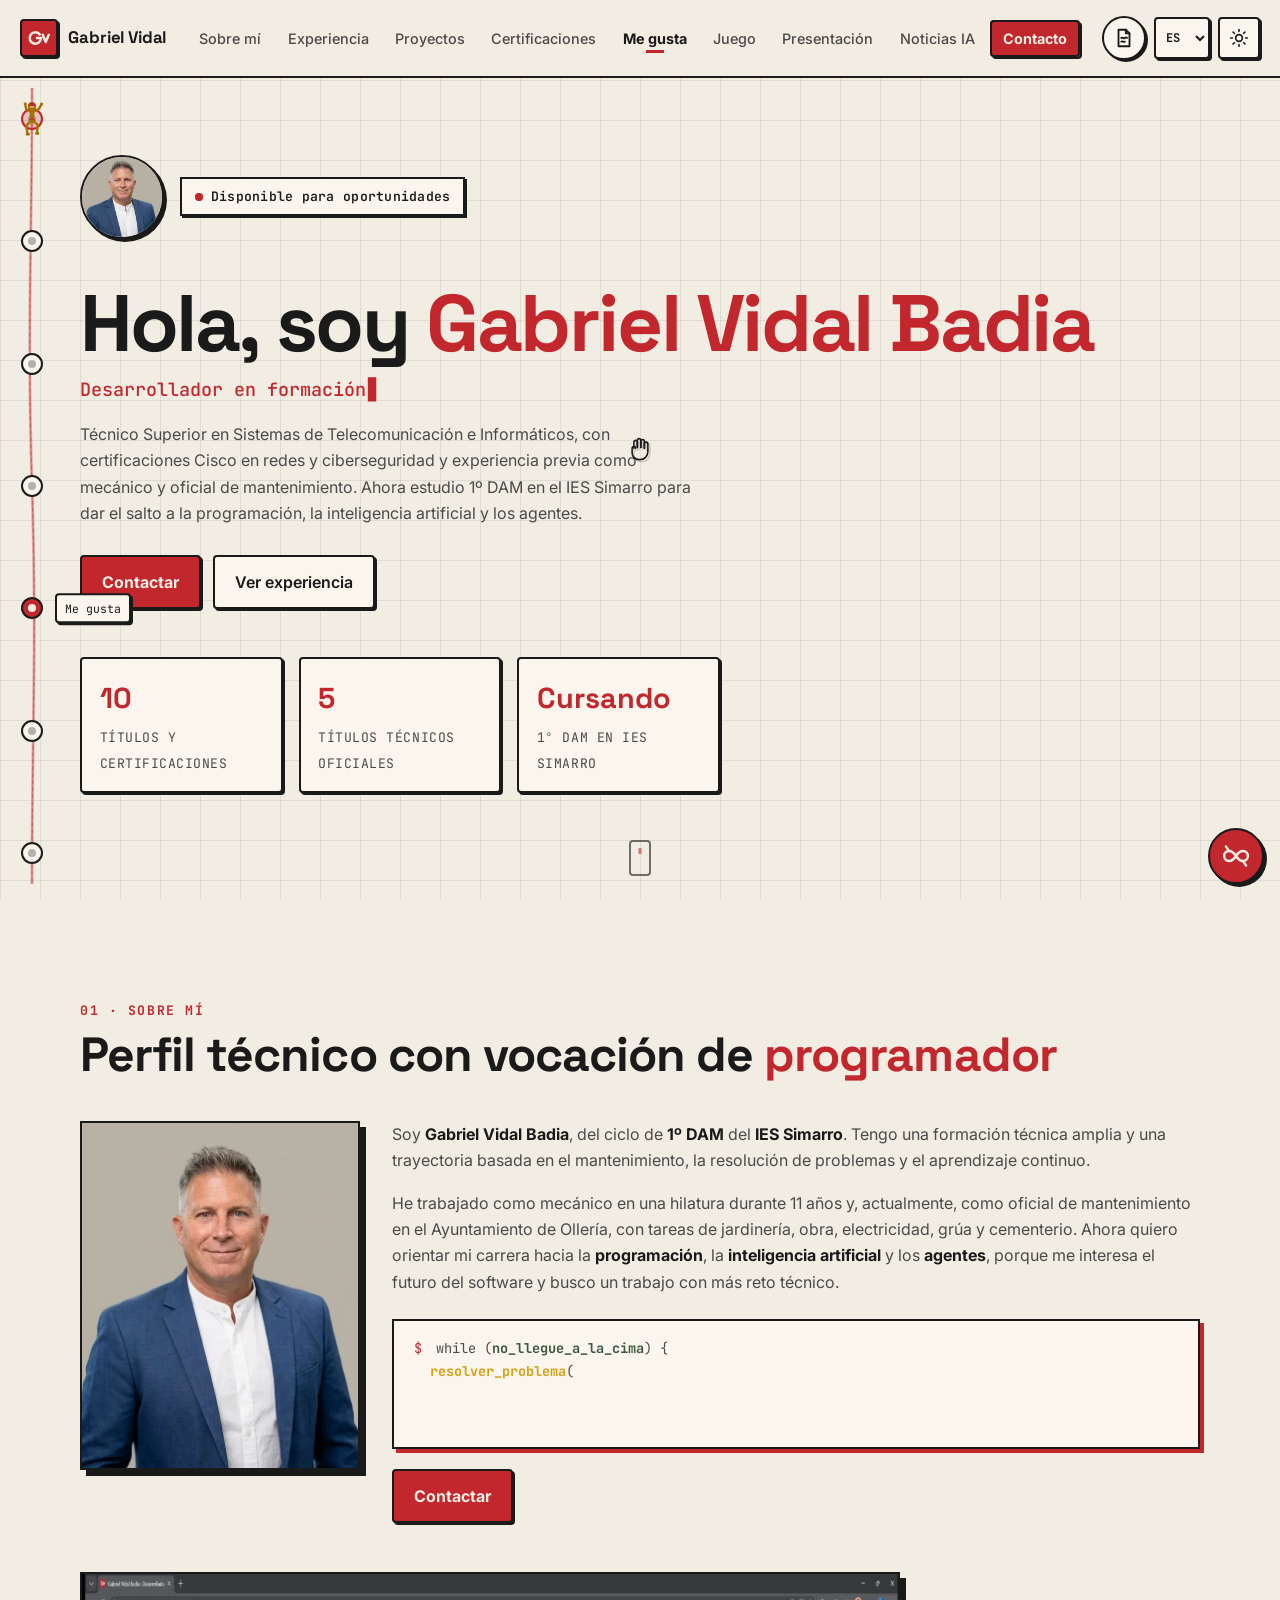
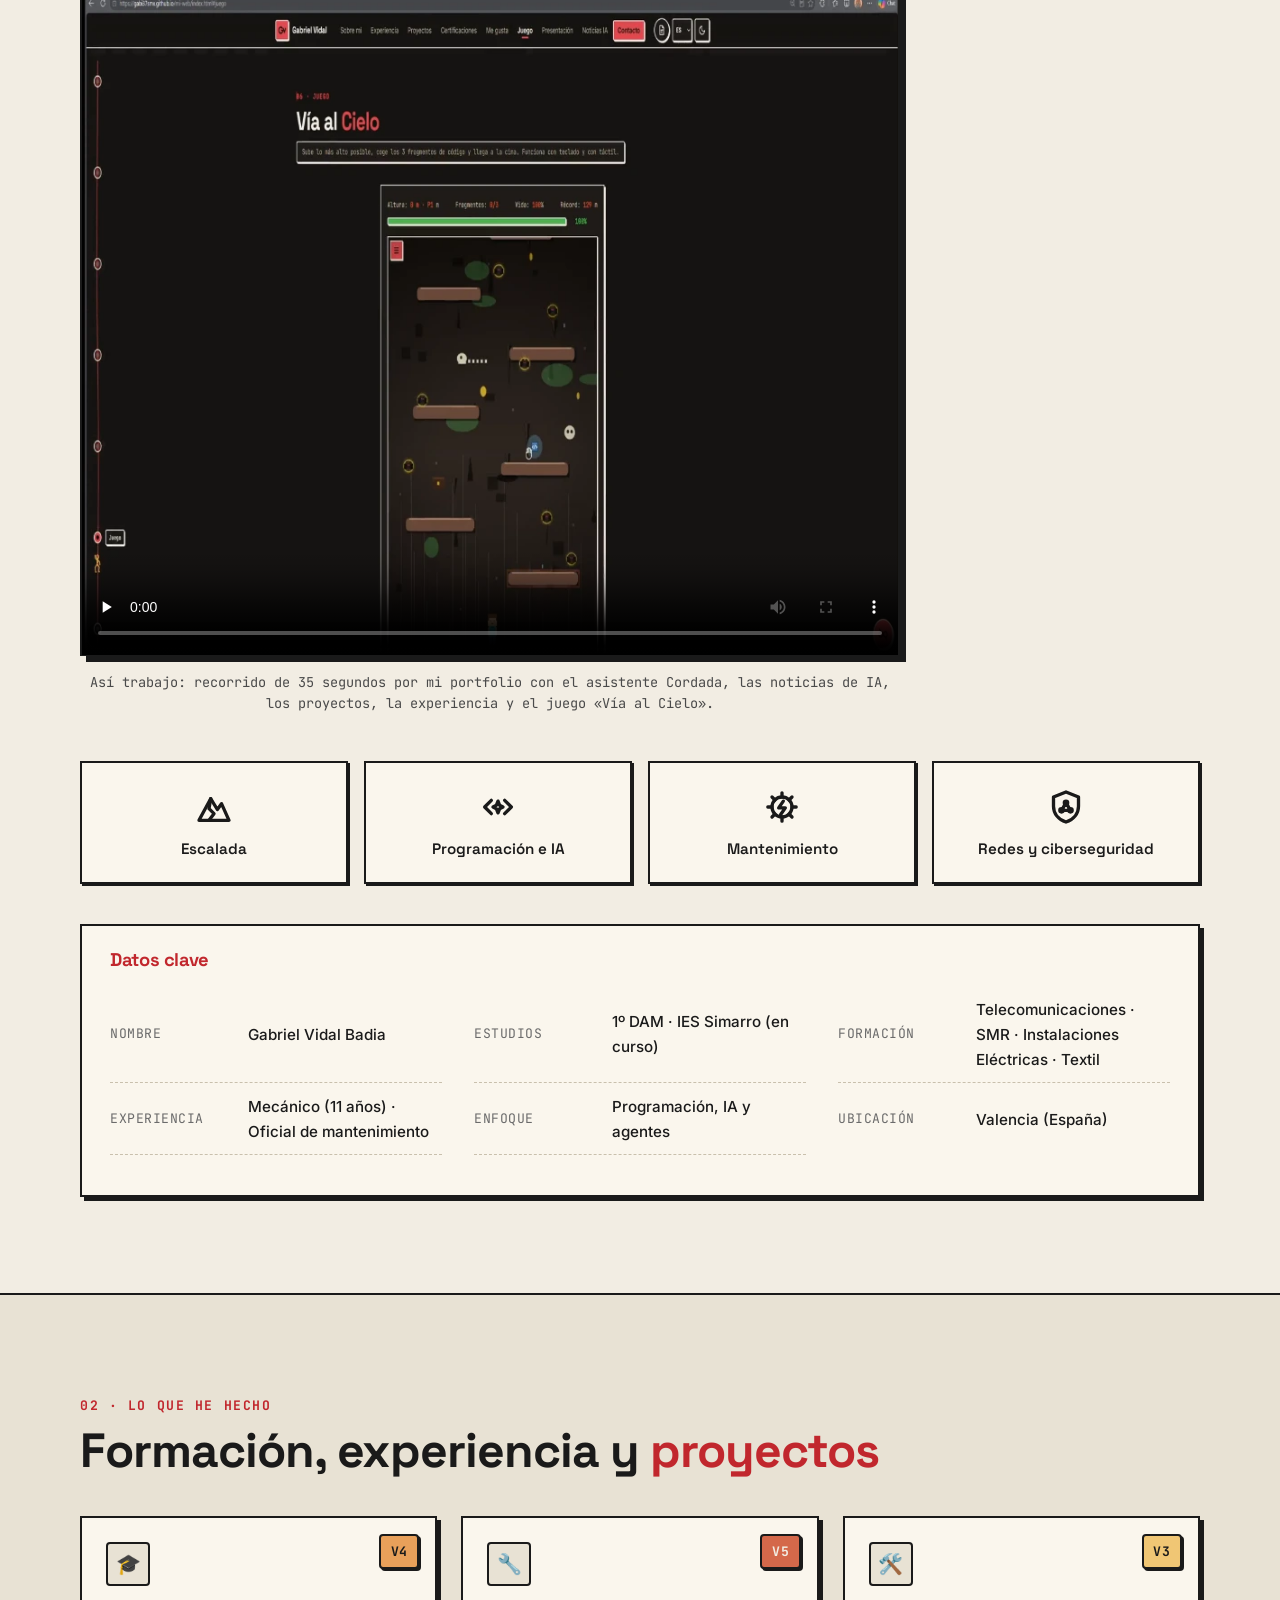
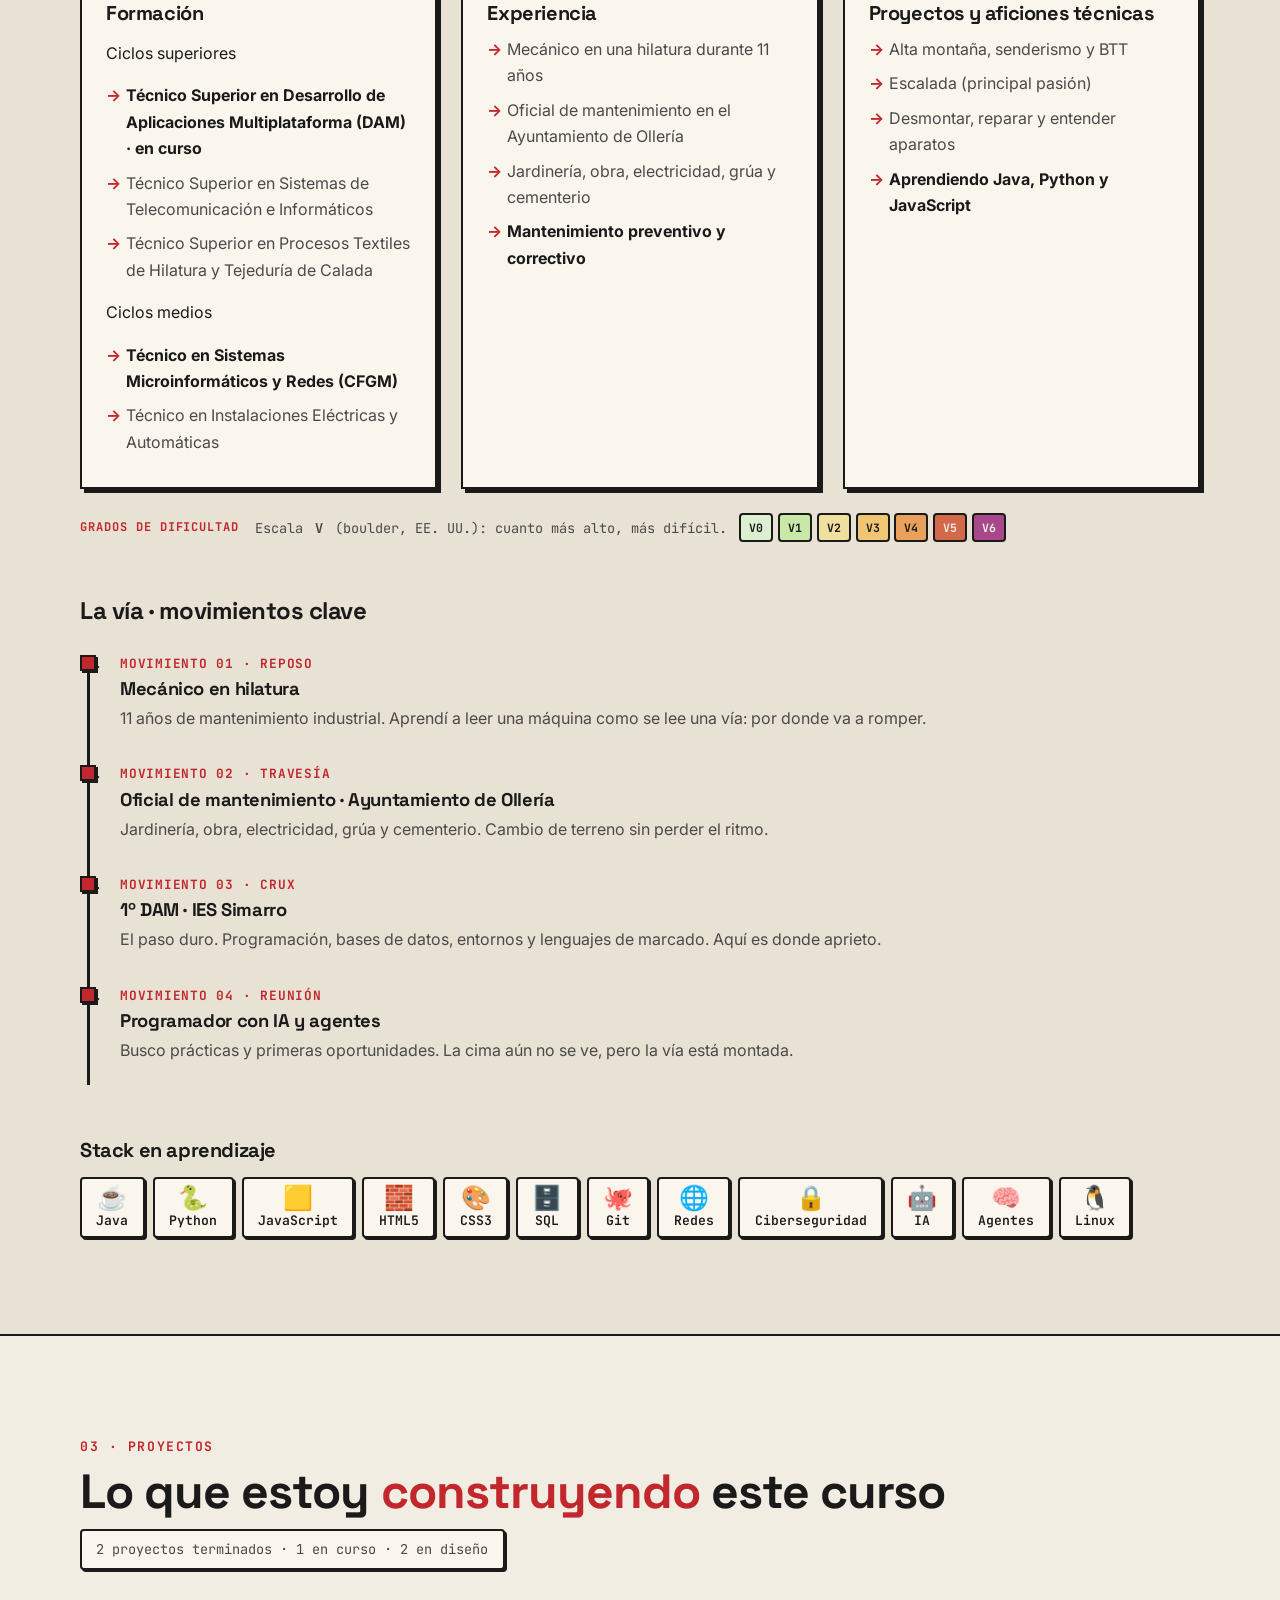
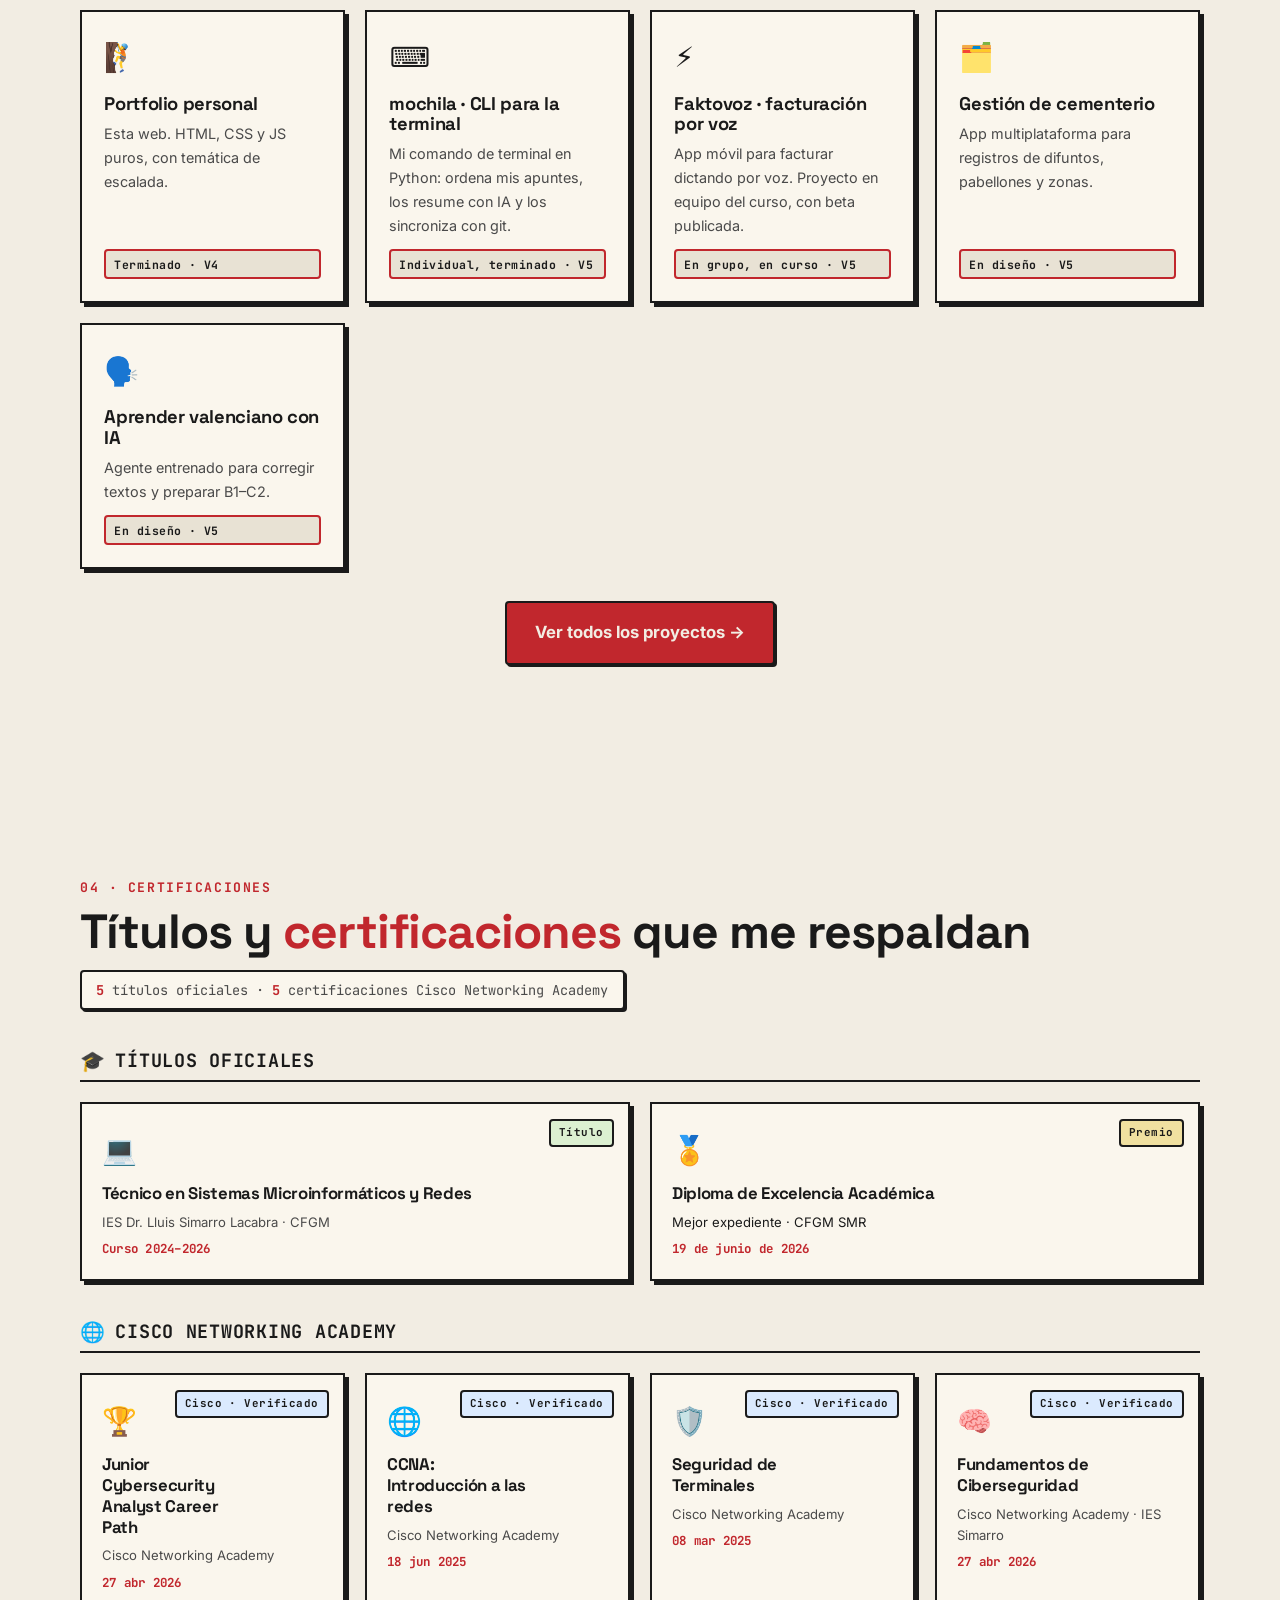
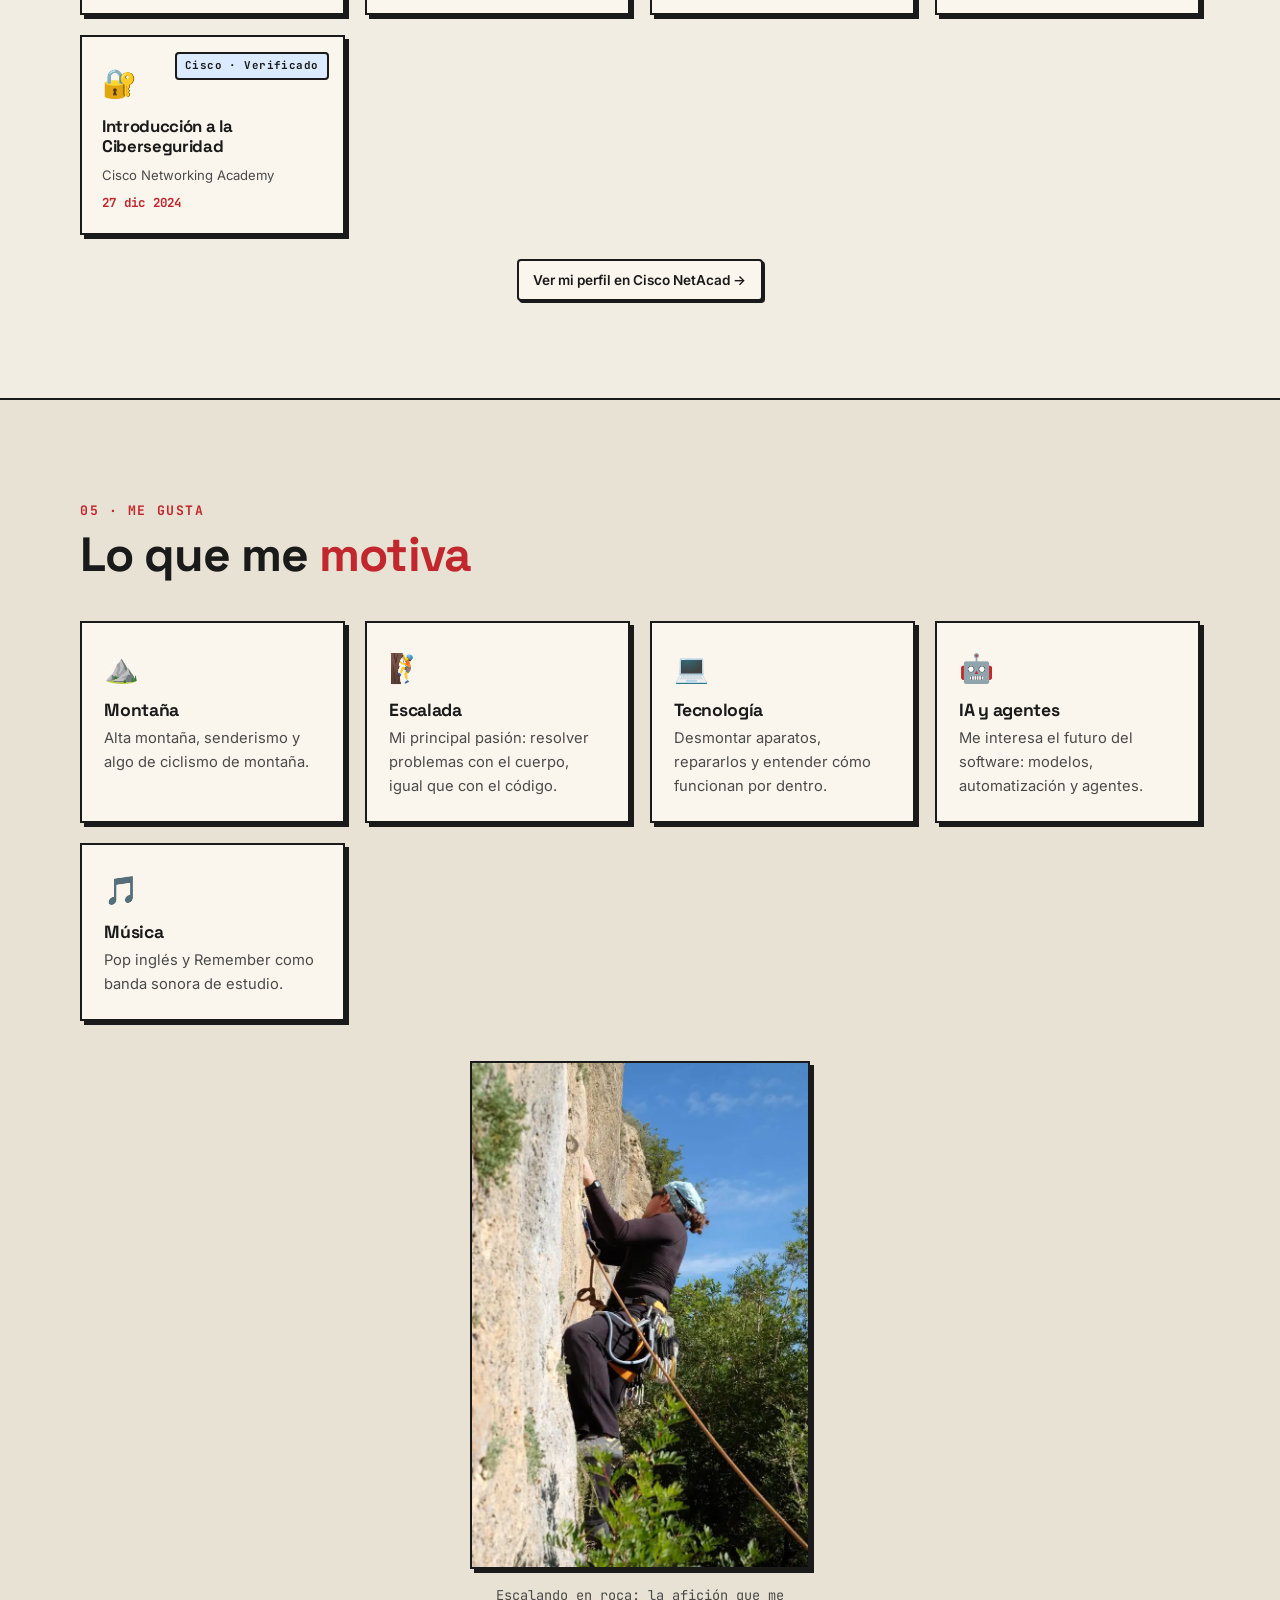
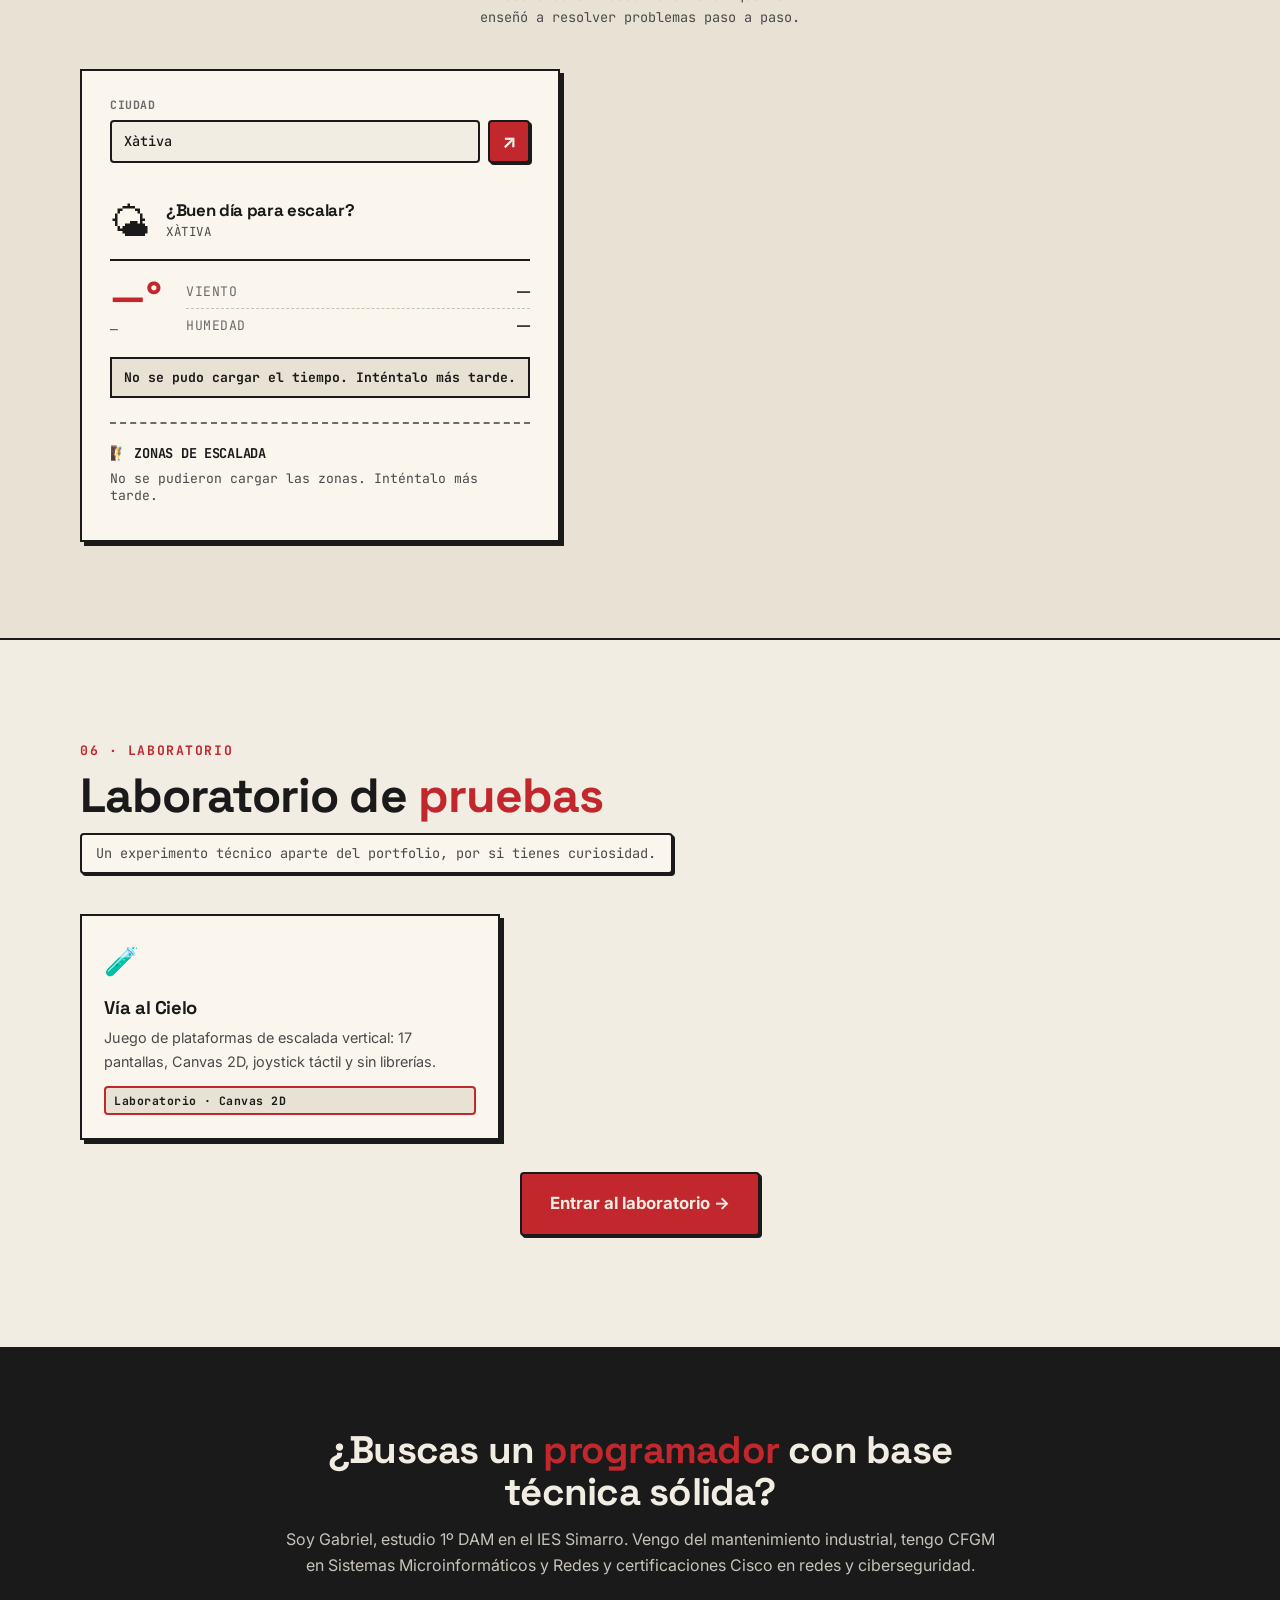
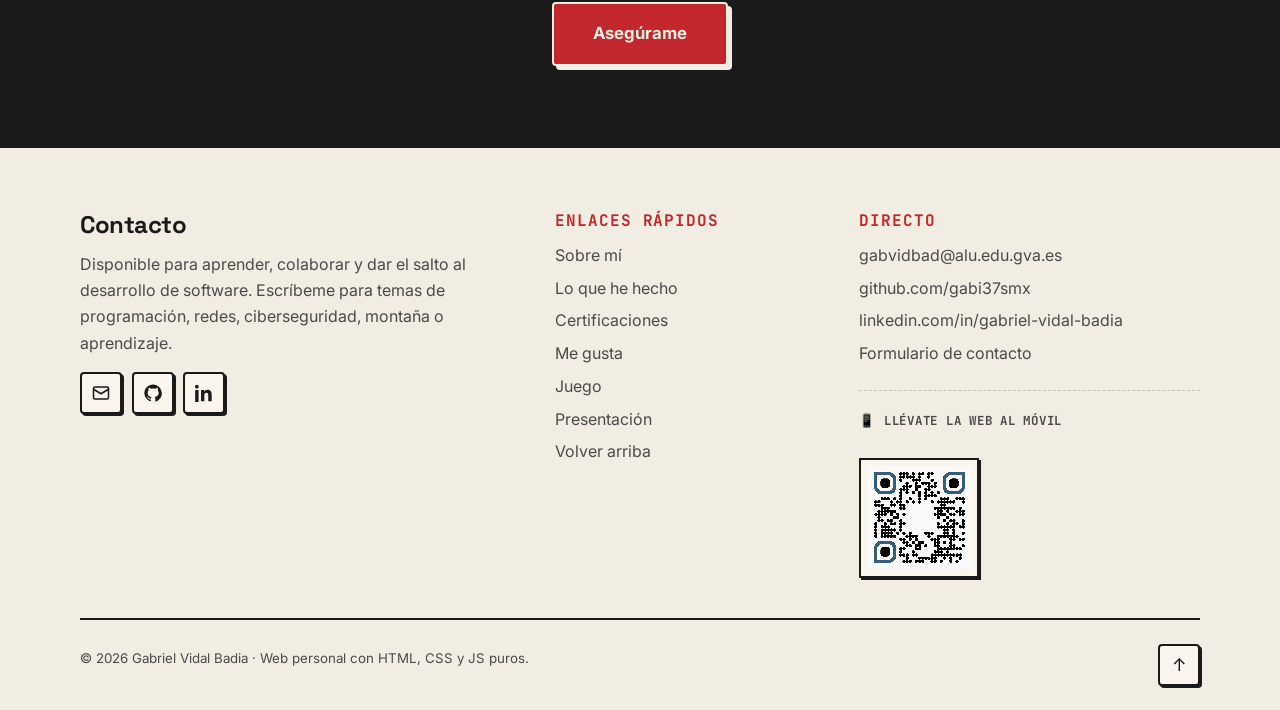
<file: index.html>
<!DOCTYPE html>
<html lang="es" translate="no" data-theme="light" data-skin="topo">
<head>
  <meta charset="UTF-8" />
  <meta name="google" content="notranslate" />
  <meta name="viewport" content="width=device-width, initial-scale=1.0, viewport-fit=cover" />
  <meta name="theme-color" content="#f2ede3" id="metaTheme" />

  <script>
    (function () {
      try {
        var t = localStorage.getItem("theme");
        if (!t) t = "light";
        document.documentElement.setAttribute("data-theme", t);
      } catch (e) {}
    })();
  </script>
  <script>
    /* Skin (estilo visual): se aplica antes de pintar para evitar parpadeos, igual que el tema claro/oscuro */
    (function () {
      var d = document.documentElement, s = "topo";
      try { var v = localStorage.getItem("skin"); if (v === "omarchy" || v === "minecraft" || v === "matrix") s = v; } catch (e) {}
      d.setAttribute("data-skin", s);
      try { var ot = localStorage.getItem("omarchy-theme"); if (ot && /^[a-z-]+$/.test(ot)) d.setAttribute("data-omarchy-theme", ot); } catch (e) {}
      var f = { minecraft: "family=Press+Start+2P&family=VT323" }[s];
      if (f) {
        var l = document.createElement("link");
        l.rel = "stylesheet";
        l.href = "https://fonts.googleapis.com/css2?" + f + "&display=swap";
        document.head.appendChild(l);
      }
    })();
  </script>

  <link rel="icon" type="image/svg+xml" href="favicon.svg" />

  <title>Gabriel Vidal Badia · Desarrollador | 1º DAM · IES Simarro</title>
  <meta name="description" content="Portfolio de Gabriel Vidal Badia, estudiante de 1º DAM en el IES Simarro. Técnico Superior en Sistemas de Telecomunicación, CFGM en Sistemas Microinformáticos y Redes, y certificaciones Cisco en redes y ciberseguridad." />
  <meta name="keywords" content="programador, desarrollador, DAM, IES Simarro, Xàtiva, Valencia, Java, Python, JavaScript, HTML, CSS, Ciberseguridad, Redes, Cisco, CCNA, portfolio, Gabriel Vidal Badia, escalada" />
  <meta name="author" content="Gabriel Vidal Badia" />
  <meta name="robots" content="index, follow" />
  <link rel="canonical" href="https://gabi37smx.github.io/mi-web/" />

  <meta property="og:type" content="profile" />
  <meta property="og:title" content="Gabriel Vidal Badia · Desarrollador" />
  <meta property="og:description" content="Estudiante de 1º DAM. Técnico Superior en Sistemas de Telecomunicación, CFGM SMR y certificaciones Cisco." />
  <meta property="og:url" content="https://gabi37smx.github.io/mi-web/" />
  <meta property="og:locale" content="es_ES" />
  <meta property="og:image" content="https://gabi37smx.github.io/mi-web/image/gabriel.webp" />

  <meta name="twitter:card" content="summary_large_image" />
  <meta name="twitter:title" content="Gabriel Vidal Badia · Desarrollador" />
  <meta name="twitter:description" content="Estudiante de 1º DAM. Técnico Superior en Sistemas de Telecomunicación. Certificaciones Cisco." />

  <script type="application/ld+json">
  {
    "@context": "https://schema.org",
    "@type": "Person",
    "name": "Gabriel Vidal Badia",
    "jobTitle": "Desarrollador en formación",
    "description": "Estudiante de 1º DAM en el IES Simarro. Técnico Superior en Sistemas de Telecomunicación e Informáticos, CFGM en Sistemas Microinformáticos y Redes, con certificaciones Cisco en redes y ciberseguridad.",
    "url": "https://gabi37smx.github.io/mi-web/",
    "image": "https://gabi37smx.github.io/mi-web/image/gabriel.webp",
    "address": {
      "@type": "PostalAddress",
      "addressLocality": "Xàtiva",
      "addressRegion": "Valencia",
      "addressCountry": "ES"
    },
    "alumniOf": [
      {
        "@type": "EducationalOrganization",
        "name": "IES Dr. Lluis Simarro Lacabra",
        "address": { "@type": "PostalAddress", "addressLocality": "Xàtiva", "addressRegion": "Valencia", "addressCountry": "ES" }
      }
    ],
    "knowsAbout": ["Java", "Python", "JavaScript", "HTML", "CSS", "Ciberseguridad", "Redes", "Cisco", "Programación orientada a objetos", "Inteligencia artificial", "Agentes", "Desarrollo web"],
    "hasCredential": [
      { "@type": "EducationalOccupationalCredential", "name": "Junior Cybersecurity Analyst Career Path", "credentialCategory": "certificate", "recognizedBy": { "@type": "Organization", "name": "Cisco Networking Academy" }, "dateCreated": "2026-04-27" },
      { "@type": "EducationalOccupationalCredential", "name": "CCNA: Introducción a las redes", "credentialCategory": "certificate", "recognizedBy": { "@type": "Organization", "name": "Cisco Networking Academy" }, "dateCreated": "2025-06-18" },
      { "@type": "EducationalOccupationalCredential", "name": "Seguridad de Terminales", "credentialCategory": "certificate", "recognizedBy": { "@type": "Organization", "name": "Cisco Networking Academy" }, "dateCreated": "2025-03-08" },
      { "@type": "EducationalOccupationalCredential", "name": "Introducción a la Ciberseguridad", "credentialCategory": "certificate", "recognizedBy": { "@type": "Organization", "name": "Cisco Networking Academy" }, "dateCreated": "2024-12-27" },
      { "@type": "EducationalOccupationalCredential", "name": "Fundamentos de Ciberseguridad", "credentialCategory": "certificate", "recognizedBy": { "@type": "Organization", "name": "Cisco Networking Academy" }, "dateCreated": "2026-04-27" },
      { "@type": "EducationalOccupationalCredential", "name": "Técnico Superior en Sistemas de Telecomunicación e Informáticos", "credentialCategory": "degree", "recognizedBy": { "@type": "Organization", "name": "Generalitat Valenciana" } },
      { "@type": "EducationalOccupationalCredential", "name": "Técnico en Sistemas Microinformáticos y Redes (CFGM)", "credentialCategory": "degree", "recognizedBy": { "@type": "Organization", "name": "IES Dr. Lluis Simarro Lacabra" } },
      { "@type": "EducationalOccupationalCredential", "name": "Técnico en Instalaciones Eléctricas y Automáticas", "credentialCategory": "degree", "recognizedBy": { "@type": "Organization", "name": "Generalitat Valenciana" } },
      { "@type": "EducationalOccupationalCredential", "name": "Técnico Superior en Procesos Textiles de Hilatura y Tejeduría de Calada", "credentialCategory": "degree", "recognizedBy": { "@type": "Organization", "name": "Generalitat Valenciana" } },
      { "@type": "EducationalOccupationalCredential", "name": "Diploma de Excelencia Académica · Mejor expediente CFGM", "credentialCategory": "award", "recognizedBy": { "@type": "Organization", "name": "IES Dr. Lluis Simarro Lacabra" }, "dateCreated": "2026-06-19" }
    ],
    "sameAs": [
      "https://github.com/gabi37smx",
      "https://www.linkedin.com/in/gabriel-vidal-badia-19122a43b"
    ]
  }
  </script>

  <link rel="preconnect" href="https://fonts.googleapis.com" />
  <link rel="preconnect" href="https://fonts.gstatic.com" crossorigin />
  <!-- Fuentes: se piden en paralelo y se aplican al llegar, sin bloquear el primer pintado (display=swap evita texto invisible) -->
  <link rel="preload" as="style" href="https://fonts.googleapis.com/css2?family=Space+Grotesk:wght@400;700&family=Inter:wght@400;600&family=JetBrains+Mono:wght@400&display=swap" onload="this.onload=null;this.rel='stylesheet'" />
  <noscript><link rel="stylesheet" href="https://fonts.googleapis.com/css2?family=Space+Grotesk:wght@400;700&family=Inter:wght@400;600&family=JetBrains+Mono:wght@400&display=swap" /></noscript>
  <link rel="stylesheet" href="css/00-base.css" />
  <link rel="stylesheet" href="css/10-certificaciones.css" />
  <link rel="stylesheet" href="css/20-contacto.css" />
  <link rel="stylesheet" href="css/25-responsive.css" />
  <link rel="stylesheet" href="css/30-proyectos.css" />
  <link rel="stylesheet" href="css/35-qr-footer.css" />
  <link rel="stylesheet" href="css/40-noticias.css" />
  <link rel="stylesheet" href="css/50-identidad.css" />
  <link rel="stylesheet" href="css/60-skin-picker.css" />
  <link rel="stylesheet" href="css/61-skin-omarchy-casos.css" />
  <link rel="stylesheet" href="css/62-skin-minecraft.css" />
  <link rel="stylesheet" href="css/63-skin-matrix.css" />
  <link rel="stylesheet" href="css/64-skin-omarchy.css" />
  <link rel="stylesheet" href="css/65-skins-personalidad.css" />
  <link rel="stylesheet" href="css/70-movil.css" />
  <link rel="stylesheet" href="css/80-portada.css" />
  <link rel="stylesheet" href="css/81-carrusel.css" />
</head>
<body>

  <aside class="climb-rail" aria-label="Progreso de la vía">
    <svg class="climb-rope" viewBox="0 0 24 100" preserveAspectRatio="none" aria-hidden="true">
      <path d="M12 0 C 12 20, 6 30, 12 50 C 18 70, 12 80, 12 100"
            fill="none" stroke="currentColor" stroke-width="3" stroke-linecap="round"
            vector-effect="non-scaling-stroke" opacity="0.4" />
      <path d="M12 0 C 12 20, 6 30, 12 50 C 18 70, 12 80, 12 100"
            fill="none" stroke="currentColor" stroke-width="1.5" stroke-linecap="round"
            stroke-dasharray="3 4" vector-effect="non-scaling-stroke" opacity="1" />
      <path d="M12 0 C 12 20, 6 30, 12 50 C 18 70, 12 80, 12 100"
            fill="none" stroke="currentColor" stroke-width="1.5" stroke-linecap="round"
            stroke-dasharray="3 4" stroke-dashoffset="3.5"
            vector-effect="non-scaling-stroke" opacity="0.6" />
    </svg>

    <div class="climb-climber" id="climber"></div>

    <ul class="climb-holds">
      <li><a href="#sobre-mi" class="climb-hold" data-section="sobre-mi" aria-label="Ir a Sobre mí"><span class="climb-hold__label">Sobre mí</span></a></li>
      <li><a href="#hecho"    class="climb-hold" data-section="hecho"    aria-label="Ir a Experiencia"><span class="climb-hold__label">Experiencia</span></a></li>
      <li><a href="proyectos.html" class="climb-hold" data-section="proyectos" aria-label="Ir a Proyectos"><span class="climb-hold__label">Proyectos</span></a></li>
      <li><a href="#certs"    class="climb-hold" data-section="certs"    aria-label="Ir a Certificaciones"><span class="climb-hold__label">Certificaciones</span></a></li>
      <li><a href="#gusta"    class="climb-hold" data-section="gusta"    aria-label="Ir a Me gusta"><span class="climb-hold__label">Me gusta</span></a></li>
      <li><a href="juego.html"    class="climb-hold" data-section="juego"    aria-label="Ir a Juego"><span class="climb-hold__label">Juego</span></a></li>
      <li><a href="contacto.html" class="climb-hold" data-section="contacto" aria-label="Ir a Contacto"><span class="climb-hold__label">Contacto</span></a></li>
    </ul>
  </aside>

  <a class="skip-link" href="#contenido">Saltar al contenido</a>

  <header class="site-header" id="inicio">
    <div class="container header-inner">
      <a href="#inicio" class="logo" aria-label="Inicio">
        <span class="logo-mark"><svg class="logo-svg" viewBox="0 0 64 64" fill="none" stroke="currentColor" stroke-width="6" stroke-linecap="round" stroke-linejoin="round" aria-hidden="true" focusable="false"><path d="M33.7 23 A14 14 0 1 0 37 32 H27"/><path d="M41 24 L48.5 42 L56 24"/></svg></span>
        <span class="logo-text">Gabriel Vidal</span>
      </a>

      <nav class="main-nav" aria-label="Navegación principal">
        <ul class="nav-list" id="nav-list">
          <li><a href="#sobre-mi" class="nav-link">Sobre mí</a></li>
          <li><a href="#hecho" class="nav-link">Experiencia</a></li>
          <li><a href="proyectos.html" class="nav-link">Proyectos</a></li>
          <li><a href="#certs" class="nav-link">Certificaciones</a></li>
          <li><a href="#gusta" class="nav-link">Me gusta</a></li>
          <li><a href="juego.html" class="nav-link">Juego</a></li>
          <li><a href="presentacion.html" class="nav-link">Presentación</a></li>
          <li><a href="noticias.html" class="nav-link">Noticias IA</a></li>
          <li><a href="contacto.html" class="nav-link nav-cta">Contacto</a></li>
        </ul>
      </nav>

      <div class="header-actions">
        <div class="skin-picker" id="skinPicker">
          <button type="button" class="skin-picker__btn" id="skinPickerBtn" aria-label="Cambiar estilo visual" title="Cambiar estilo visual" aria-haspopup="true" aria-expanded="false" aria-controls="skinWheel">
            <svg class="skin-ico skin-ico--topo" viewBox="0 0 24 24" fill="none" stroke="currentColor" stroke-width="2" stroke-linecap="round" stroke-linejoin="round" aria-hidden="true" focusable="false"><path d="M6 3h8l4 4v14H6z"/><path d="M14 3v4h4"/><path d="M9 12c1.4-1.2 2.6 1.2 4 0s2-.6 2.4-.2M9 16c1.4-1.2 2.6 1.2 4 0"/></svg>
            <svg class="skin-ico skin-ico--omarchy" viewBox="0 0 24 24" fill="none" stroke="currentColor" stroke-width="2" stroke-linecap="round" stroke-linejoin="round" aria-hidden="true" focusable="false"><rect x="3" y="4" width="8" height="16" rx="1.5"/><rect x="13" y="4" width="8" height="7" rx="1.5"/><rect x="13" y="13" width="8" height="7" rx="1.5"/></svg>
            <svg class="skin-ico skin-ico--minecraft" viewBox="0 0 24 24" fill="none" stroke="currentColor" stroke-width="2" stroke-linecap="round" stroke-linejoin="round" aria-hidden="true" focusable="false"><path d="M12 3l8 4.5v9L12 21l-8-4.5v-9z"/><path d="M12 12l8-4.5M12 12L4 7.5M12 12v9"/></svg>
            <svg class="skin-ico skin-ico--matrix" viewBox="0 0 24 24" fill="none" stroke="currentColor" stroke-width="2" stroke-linecap="round" stroke-linejoin="round" aria-hidden="true" focusable="false"><path d="M5 7l5 5-5 5"/><path d="M13 17h6"/></svg>
          </button>
          <div class="skin-picker__wheel" id="skinWheel" role="radiogroup" aria-label="Estilo visual"></div>
        </div>
        <select id="languageSelect" class="language-select" aria-label="Idioma">
          <option value="es">ES</option>
          <option value="val">VA</option>
          <option value="en">EN</option>
        </select>
                <button class="sound-toggle" id="soundToggle" type="button"
                aria-label="Activar sonidos" aria-pressed="false" hidden>
          <svg class="icon icon-sound-off" viewBox="0 0 24 24" fill="none" stroke="currentColor" stroke-width="2" stroke-linecap="round" stroke-linejoin="round" aria-hidden="true">
            <path d="M11 5 6 9H2v6h4l5 4z"/>
            <line x1="22" y1="9" x2="16" y2="15"/>
            <line x1="16" y1="9" x2="22" y2="15"/>
          </svg>
          <svg class="icon icon-sound-on" viewBox="0 0 24 24" fill="none" stroke="currentColor" stroke-width="2" stroke-linecap="round" stroke-linejoin="round" aria-hidden="true">
            <path d="M11 5 6 9H2v6h4l5 4z"/>
            <path d="M15.54 8.46a5 5 0 0 1 0 7.07"/>
            <path d="M19.07 4.93a10 10 0 0 1 0 14.14"/>
          </svg>
        </button>
        <button id="themeToggle" class="theme-toggle" aria-label="Cambiar a modo oscuro" aria-pressed="false" title="Cambiar tema">
          <svg class="icon icon-sun" viewBox="0 0 24 24" fill="none" stroke="currentColor" stroke-width="2" stroke-linecap="round" stroke-linejoin="round" aria-hidden="true">
            <circle cx="12" cy="12" r="4"/><path d="M12 2v2M12 20v2M4.93 4.93l1.41 1.41M17.66 17.66l1.41 1.41M2 12h2M20 12h2M4.93 19.07l1.41-1.41M17.66 6.34l1.41-1.41"/>
          </svg>
          <svg class="icon icon-moon" viewBox="0 0 24 24" fill="none" stroke="currentColor" stroke-width="2" stroke-linecap="round" stroke-linejoin="round" aria-hidden="true">
            <path d="M21 12.79A9 9 0 1 1 11.21 3 7 7 0 0 0 21 12.79z"/>
          </svg>
        </button>

        <button class="nav-toggle" aria-label="Abrir menú" aria-expanded="false" aria-controls="nav-list">
          <span></span><span></span><span></span>
        </button>
      </div>
    </div>
  </header>

  <main id="contenido">

    <section class="hero" aria-label="Presentación">
      <div class="hero-bg" aria-hidden="true"></div>
      <div class="container hero-inner">
        <div class="hero-id">
          <img class="hero-photo" src="image/gabriel.webp" alt="Retrato de Gabriel Vidal Badia" width="84" height="84" decoding="async" />
          <p class="hero-eyebrow"><span class="dot"></span> Disponible para oportunidades</p>
        </div>
        <h1 class="hero-title">
          Hola, soy <span class="accent-text">Gabriel Vidal Badia</span>
        </h1>
        <p class="hero-subtitle">
          <span class="typing" data-words="Desarrollador en formación,Estudiante de 1º DAM,Técnico Superior en Telecomunicaciones,Cisco Certified" data-delay="2400"></span>
        </p>
        <p class="hero-desc">
          Técnico Superior en Sistemas de Telecomunicación e Informáticos, con certificaciones Cisco en redes
          y ciberseguridad y experiencia previa como mecánico y oficial de mantenimiento. Ahora estudio 1º DAM
          en el IES Simarro para dar el salto a la programación, la inteligencia artificial y los agentes.
        </p>
        <div class="hero-actions">
          <a href="contacto.html" class="btn btn-primary btn-swap">
            <span class="btn-swap__a">Contactar</span>
            <span class="btn-swap__b">Hablemos</span>
          </a>
          <a href="#hecho" class="btn btn-ghost">Ver experiencia</a>
        </div>
        <div class="hero-stats">
          <div class="stat"><strong>10</strong><span>títulos y certificaciones</span></div>
          <div class="stat"><strong>5</strong><span>títulos técnicos oficiales</span></div>
          <div class="stat"><strong>Cursando</strong><span>1º DAM en IES Simarro</span></div>
        </div>
      </div>
      <a href="#sobre-mi" class="scroll-hint" aria-label="Bajar a la siguiente sección">
        <span class="mouse"><span class="wheel"></span></span>
      </a>
    </section>

    <section id="sobre-mi" class="section">
      <div class="container">
        <div class="section-head reveal">
          <span class="section-tag">01 · Sobre mí</span>
          <h2>Perfil técnico con vocación de <span class="accent-text">programador</span></h2>
        </div>

        <div class="about-layout">
          <figure class="about-photo reveal">
          <img src="image/gabriel.webp" srcset="image/gabriel.webp 400w, image/gabriel.webp 800w" sizes="280px" alt="Gabriel Vidal Badia sonriendo, con americana azul y camisa blanca, sobre fondo gris claro" width="800" height="993" loading="lazy" />
          </figure>

          <div class="about-text reveal">
            <p>
              Soy <strong>Gabriel Vidal Badia</strong>, del ciclo de <strong>1º DAM</strong> del <strong>IES Simarro</strong>.
              Tengo una formación técnica amplia y una trayectoria basada en el mantenimiento, la resolución
              de problemas y el aprendizaje continuo.
            </p>
            <p>
              He trabajado como mecánico en una hilatura durante 11 años y, actualmente, como oficial de
              mantenimiento en el Ayuntamiento de Ollería, con tareas de jardinería, obra, electricidad,
              grúa y cementerio. Ahora quiero orientar mi carrera hacia la <strong>programación</strong>,
              la <strong>inteligencia artificial</strong> y los <strong>agentes</strong>, porque me interesa
              el futuro del software y busco un trabajo con más reto técnico.
            </p>

            <pre class="terminal terminal--typing" id="typingTerminal" role="img" aria-label="Bucle de aprendizaje"></pre>

            <div class="about-cta">
              <a href="contacto.html" class="btn btn-primary">Contactar</a>
            </div>
          </div>
        </div>

        <!-- ▼ NUEVO: Vídeo demo "Así trabajo" (Tutorial 4 · Paso 5) -->
        <figure class="work-demo reveal">
          <video
            src="media/demo.mp4"
            poster="media/poster.webp"
            controls
            preload="none"
            width="1280"
            height="720"
            playsinline
            aria-label="Vídeo de 35 segundos sin sonido: recorrido por el portfolio con el asistente Cordada, noticias de IA, proyectos, experiencia y el juego Vía al Cielo">
            <track kind="captions" src="media/demo.vtt" srclang="es" label="Español" default>
            Tu navegador no soporta el elemento de vídeo. Puedes <a href="media/demo.mp4">descargar el vídeo</a>.
          </video>
          <figcaption>
            Así trabajo: recorrido de 35 segundos por mi portfolio con el asistente Cordada, las noticias de IA, los proyectos, la experiencia y el juego «Vía al Cielo».
          </figcaption>
        </figure>
        <!-- ▲ FIN VÍDEO -->

        <ul class="skill-icons reveal" aria-label="Áreas de trabajo">
          <li class="skill-icon">
            <svg class="skill-icon__svg" viewBox="0 0 24 24" fill="none" stroke="currentColor" stroke-width="2" stroke-linecap="round" stroke-linejoin="round" aria-hidden="true" focusable="false"><path d="M3 20 L10 7 L14 13.5 L16.5 10 L21 20 Z"/><path d="M9 20 L12 16 L9 13 L10 7"/></svg>
            <span class="skill-icon__label">Escalada</span>
          </li>
          <li class="skill-icon">
            <svg class="skill-icon__svg" viewBox="0 0 24 24" fill="none" stroke="currentColor" stroke-width="2" stroke-linecap="round" stroke-linejoin="round" aria-hidden="true" focusable="false"><path d="M8 8 L4 12 L8 16"/><path d="M16 8 L20 12 L16 16"/><path d="M12 8.5 L13 11 L15 12 L13 13 L12 15.5 L11 13 L9 12 L11 11 Z"/></svg>
            <span class="skill-icon__label">Programación e IA</span>
          </li>
          <li class="skill-icon">
            <svg class="skill-icon__svg" viewBox="0 0 24 24" fill="none" stroke="currentColor" stroke-width="2" stroke-linecap="round" stroke-linejoin="round" aria-hidden="true" focusable="false"><circle cx="12" cy="12" r="6"/><path d="M18 12 H20.5 M12 18 V20.5 M6 12 H3.5 M12 6 V3.5 M16.2 16.2 L18 18 M7.8 16.2 L6 18 M7.8 7.8 L6 6 M16.2 7.8 L18 6"/><path d="M12.8 8.5 L10 12.5 H14 L11.2 16.5"/></svg>
            <span class="skill-icon__label">Mantenimiento</span>
          </li>
          <li class="skill-icon">
            <svg class="skill-icon__svg" viewBox="0 0 24 24" fill="none" stroke="currentColor" stroke-width="2" stroke-linecap="round" stroke-linejoin="round" aria-hidden="true" focusable="false"><path d="M12 3 L19.5 6 V11.5 C19.5 16 16.5 19.5 12 21 C7.5 19.5 4.5 16 4.5 11.5 V6 Z"/><circle cx="12" cy="9.5" r="1"/><circle cx="9.3" cy="14" r="1"/><circle cx="14.7" cy="14" r="1"/><path d="M11.4 10.4 L9.9 13.1 M12.6 10.4 L14.1 13.1 M10.5 14 H13.5"/></svg>
            <span class="skill-icon__label">Redes y ciberseguridad</span>
          </li>
        </ul>

        <aside class="about-card about-card--wide reveal" aria-label="Datos clave">
          <h3>Datos clave</h3>
          <dl class="kv kv--grid">
            <div><dt>Nombre</dt><dd>Gabriel Vidal Badia</dd></div>
            <div><dt>Estudios</dt><dd>1º DAM · IES Simarro (en curso)</dd></div>
            <div><dt>Formación</dt><dd>Telecomunicaciones · SMR · Instalaciones Eléctricas · Textil</dd></div>
            <div><dt>Experiencia</dt><dd>Mecánico (11 años) · Oficial de mantenimiento</dd></div>
            <div><dt>Enfoque</dt><dd>Programación, IA y agentes</dd></div>
            <div><dt>Ubicación</dt><dd>Valencia (España)</dd></div>
          </dl>
        </aside>
      </div>
    </section>

    <section id="hecho" class="section section-alt">
      <div class="container">
        <div class="section-head reveal">
          <span class="section-tag">02 · Lo que he hecho</span>
          <h2>Formación, experiencia y <span class="accent-text">proyectos</span></h2>
        </div>

        <div class="cards-grid">
          <article class="card reveal">
            <span class="card-grade" data-grade="V4" data-tip="Dificultad · Escala V4 (5.11)">V4</span>
            <div class="card-icon" aria-hidden="true">🎓</div>
            <h3>Formación</h3>

            <p class="card-list__label">Ciclos superiores</p>
            <ul class="card-list">
              <li class="highlight">Técnico Superior en Desarrollo de Aplicaciones Multiplataforma (DAM) · en curso</li>
              <li>Técnico Superior en Sistemas de Telecomunicación e Informáticos</li>
              <li>Técnico Superior en Procesos Textiles de Hilatura y Tejeduría de Calada</li>
            </ul>

            <p class="card-list__label">Ciclos medios</p>
            <ul class="card-list">
              <li class="highlight">Técnico en Sistemas Microinformáticos y Redes (CFGM)</li>
              <li>Técnico en Instalaciones Eléctricas y Automáticas</li>
            </ul>
          </article>

          <article class="card reveal">
            <span class="card-grade" data-grade="V5" data-tip="Dificultad · Escala V5 (5.12)">V5</span>
            <div class="card-icon" aria-hidden="true">🔧</div>
            <h3>Experiencia</h3>
            <ul class="card-list">
              <li>Mecánico en una hilatura durante 11 años</li>
              <li>Oficial de mantenimiento en el Ayuntamiento de Ollería</li>
              <li>Jardinería, obra, electricidad, grúa y cementerio</li>
              <li class="highlight">Mantenimiento preventivo y correctivo</li>
            </ul>
          </article>

          <article class="card reveal">
            <span class="card-grade" data-grade="V3" data-tip="Dificultad · Escala V3 (5.10)">V3</span>
            <div class="card-icon" aria-hidden="true">🛠️</div>
            <h3>Proyectos y aficiones técnicas</h3>
            <ul class="card-list">
              <li>Alta montaña, senderismo y BTT</li>
              <li>Escalada (principal pasión)</li>
              <li>Desmontar, reparar y entender aparatos</li>
              <li class="highlight">Aprendiendo Java, Python y JavaScript</li>
            </ul>
          </article>
        </div>

        <p class="grades-legend reveal">
          <span class="grades-legend__title">Grados de dificultad</span>
          Escala <strong>V</strong> (boulder, EE.&nbsp;UU.): cuanto más alto, más difícil.
          <span class="grades-legend__scale">
            <span class="chip v0">V0</span>
            <span class="chip v1">V1</span>
            <span class="chip v2">V2</span>
            <span class="chip v3">V3</span>
            <span class="chip v4">V4</span>
            <span class="chip v5">V5</span>
            <span class="chip v6">V6</span>
          </span>
        </p>

        <div class="timeline reveal" aria-label="Movimientos de la vía">
          <h3 class="timeline-title">La vía · movimientos clave</h3>
          <ol class="timeline-list">
            <li class="timeline-item">
              <span class="timeline-year">Movimiento 01 · Reposo</span>
              <h4>Mecánico en hilatura</h4>
              <p>11 años de mantenimiento industrial. Aprendí a leer una máquina como se lee una vía: por donde va a romper.</p>
            </li>
            <li class="timeline-item">
              <span class="timeline-year">Movimiento 02 · Travesía</span>
              <h4>Oficial de mantenimiento · Ayuntamiento de Ollería</h4>
              <p>Jardinería, obra, electricidad, grúa y cementerio. Cambio de terreno sin perder el ritmo.</p>
            </li>
            <li class="timeline-item">
              <span class="timeline-year">Movimiento 03 · Crux</span>
              <h4>1º DAM · IES Simarro</h4>
              <p>El paso duro. Programación, bases de datos, entornos y lenguajes de marcado. Aquí es donde aprieto.</p>
            </li>
            <li class="timeline-item">
              <span class="timeline-year">Movimiento 04 · Reunión</span>
              <h4>Programador con IA y agentes</h4>
              <p>Busco prácticas y primeras oportunidades. La cima aún no se ve, pero la vía está montada.</p>
            </li>
          </ol>
        </div>

        <div class="stack reveal" aria-label="Tecnologías">
            <h3 class="stack-title">Stack en aprendizaje</h3>
            <ul class="stack-list">
              <li class="stack-slot"><span class="stack-slot__icon" aria-hidden="true">☕</span><span class="stack-slot__name">Java</span></li>
              <li class="stack-slot"><span class="stack-slot__icon" aria-hidden="true">🐍</span><span class="stack-slot__name">Python</span></li>
              <li class="stack-slot"><span class="stack-slot__icon" aria-hidden="true">🟨</span><span class="stack-slot__name">JavaScript</span></li>
              <li class="stack-slot"><span class="stack-slot__icon" aria-hidden="true">🧱</span><span class="stack-slot__name">HTML5</span></li>
              <li class="stack-slot"><span class="stack-slot__icon" aria-hidden="true">🎨</span><span class="stack-slot__name">CSS3</span></li>
              <li class="stack-slot"><span class="stack-slot__icon" aria-hidden="true">🗄️</span><span class="stack-slot__name">SQL</span></li>
              <li class="stack-slot"><span class="stack-slot__icon" aria-hidden="true">🐙</span><span class="stack-slot__name">Git</span></li>
              <li class="stack-slot"><span class="stack-slot__icon" aria-hidden="true">🌐</span><span class="stack-slot__name">Redes</span></li>
              <li class="stack-slot"><span class="stack-slot__icon" aria-hidden="true">🔒</span><span class="stack-slot__name">Ciberseguridad</span></li>
              <li class="stack-slot"><span class="stack-slot__icon" aria-hidden="true">🤖</span><span class="stack-slot__name">IA</span></li>
              <li class="stack-slot"><span class="stack-slot__icon" aria-hidden="true">🧠</span><span class="stack-slot__name">Agentes</span></li>
              <li class="stack-slot"><span class="stack-slot__icon" aria-hidden="true">🐧</span><span class="stack-slot__name">Linux</span></li>
            </ul>
        </div>
      </div>
    </section>

    <section id="proyectos" class="section">
      <div class="container">
        <div class="section-head reveal">
          <span class="section-tag">03 · Proyectos</span>
          <h2>Lo que estoy <span class="accent-text">construyendo</span> este curso</h2>
          <p class="certs-counter">2 proyectos terminados · 1 en curso · 2 en diseño</p>
        </div>

        <div class="projects-preview-grid">
          <a href="proyectos.html" class="project-preview">
            <div class="project-preview__icon">🧗</div>
            <h3>Portfolio personal</h3>
            <p>Esta web. HTML, CSS y JS puros, con temática de escalada.</p>
            <span class="project-preview__tag">Terminado · V4</span>
          </a>

          <a href="proyectos.html" class="project-preview">
            <div class="project-preview__icon">⌨️</div>
            <h3>mochila · CLI para la terminal</h3>
            <p>Mi comando de terminal en Python: ordena mis apuntes, los resume con IA y los sincroniza con git.</p>
            <span class="project-preview__tag">Individual, terminado · V5</span>
          </a>

          <a href="proyectos.html" class="project-preview">
            <div class="project-preview__icon">⚡</div>
            <h3>Faktovoz · facturación por voz</h3>
            <p>App móvil para facturar dictando por voz. Proyecto en equipo del curso, con beta publicada.</p>
            <span class="project-preview__tag">En grupo, en curso · V5</span>
          </a>

          <a href="proyectos.html" class="project-preview">
            <div class="project-preview__icon">🗂️</div>
            <h3>Gestión de cementerio</h3>
            <p>App multiplataforma para registros de difuntos, pabellones y zonas.</p>
            <span class="project-preview__tag">En diseño · V5</span>
          </a>

          <a href="proyectos.html" class="project-preview">
            <div class="project-preview__icon">🗣️</div>
            <h3>Aprender valenciano con IA</h3>
            <p>Agente entrenado para corregir textos y preparar B1–C2.</p>
            <span class="project-preview__tag">En diseño · V5</span>
          </a>
        </div>

        <p class="projects-preview-cta">
          <a href="proyectos.html" class="btn btn-primary btn-lg">Ver todos los proyectos →</a>
        </p>
      </div>
    </section>

        <section id="certs" class="section">
      <div class="container">
        <div class="section-head reveal">
          <span class="section-tag">04 · Certificaciones</span>
          <h2>Títulos y <span class="accent-text">certificaciones</span> que me respaldan</h2>
          <p class="certs-counter">
            <strong>5</strong> títulos oficiales · <strong>5</strong> certificaciones Cisco Networking Academy
          </p>
        </div>

        <div class="certs-group reveal">
          <h3 class="certs-group__title" id="certs-titulos-title">
            <span class="certs-group__icon" aria-hidden="true">🎓</span>
            Títulos oficiales
          </h3>
          
          <div class="carousel" data-carousel>
            <div class="certs-grid" data-carousel-track role="region" aria-labelledby="certs-titulos-title">
              <article class="cert-card">
                <div class="cert-card__icon" aria-hidden="true">💻</div>
                <span class="cert-card__badge cert-card__badge--degree">Título</span>
                <h4 class="cert-card__title">Técnico en Sistemas Microinformáticos y Redes</h4>
                <p class="cert-card__issuer">IES Dr. Lluis Simarro Lacabra · CFGM</p>
                <p class="cert-card__date">Curso 2024–2026</p>
              </article>

              <article class="cert-card cert-card--featured">
                <div class="cert-card__icon" aria-hidden="true">🏅</div>
                <span class="cert-card__badge cert-card__badge--award">Premio</span>
                <h4 class="cert-card__title">Diploma de Excelencia Académica</h4>
                <p class="cert-card__issuer">Mejor expediente · CFGM SMR</p>
                <p class="cert-card__date">19 de junio de 2026</p>
              </article>
            </div>
          </div>
        </div>

        <div class="certs-group reveal">
          <h3 class="certs-group__title" id="certs-cisco-title">
            <span class="certs-group__icon" aria-hidden="true">🌐</span>
            Cisco Networking Academy
          </h3>
          
          <div class="carousel" data-carousel>
            <div class="certs-grid certs-grid--cisco" data-carousel-track role="region" aria-labelledby="certs-cisco-title">
              <article class="cert-card cert-card--cisco cert-card--star">
                <div class="cert-card__icon" aria-hidden="true">🏆</div>
                <span class="cert-card__badge cert-card__badge--cisco">Cisco · Verificado</span>
                <h4 class="cert-card__title">Junior Cybersecurity Analyst Career Path</h4>
                <p class="cert-card__issuer">Cisco Networking Academy</p>
                <p class="cert-card__date">27 abr 2026</p>
              </article>

              <article class="cert-card cert-card--cisco">
                <div class="cert-card__icon" aria-hidden="true">🌐</div>
                <span class="cert-card__badge cert-card__badge--cisco">Cisco · Verificado</span>
                <h4 class="cert-card__title">CCNA: Introducción a las redes</h4>
                <p class="cert-card__issuer">Cisco Networking Academy</p>
                <p class="cert-card__date">18 jun 2025</p>
              </article>

              <article class="cert-card cert-card--cisco">
                <div class="cert-card__icon" aria-hidden="true">🛡️</div>
                <span class="cert-card__badge cert-card__badge--cisco">Cisco · Verificado</span>
                <h4 class="cert-card__title">Seguridad de Terminales</h4>
                <p class="cert-card__issuer">Cisco Networking Academy</p>
                <p class="cert-card__date">08 mar 2025</p>
              </article>

              <article class="cert-card cert-card--cisco">
                <div class="cert-card__icon" aria-hidden="true">🧠</div>
                <span class="cert-card__badge cert-card__badge--cisco">Cisco · Verificado</span>
                <h4 class="cert-card__title">Fundamentos de Ciberseguridad</h4>
                <p class="cert-card__issuer">Cisco Networking Academy · IES Simarro</p>
                <p class="cert-card__date">27 abr 2026</p>
              </article>

              <article class="cert-card cert-card--cisco">
                <div class="cert-card__icon" aria-hidden="true">🔐</div>
                <span class="cert-card__badge cert-card__badge--cisco">Cisco · Verificado</span>
                <h4 class="cert-card__title">Introducción a la Ciberseguridad</h4>
                <p class="cert-card__issuer">Cisco Networking Academy</p>
                <p class="cert-card__date">27 dic 2024</p>
              </article>
            </div>
          </div>

          <p class="certs-footer">
            <a href="https://www.netacad.com/es/profile?tab=badges" target="_blank" rel="noopener noreferrer" class="btn btn-ghost btn-sm">
              Ver mi perfil en Cisco NetAcad →
            </a>
          </p>
        </div>
      </div>
    </section>

    <section id="gusta" class="section section-alt">
      <div class="container">
        <div class="section-head reveal">
          <span class="section-tag">05 · Me gusta</span>
          <h2>Lo que me <span class="accent-text">motiva</span></h2>
        </div>

        <div class="likes-grid">
          <article class="like-card reveal">
            <div class="like-icon" aria-hidden="true">⛰️</div>
            <h3>Montaña</h3>
            <p>Alta montaña, senderismo y algo de ciclismo de montaña.</p>
          </article>
          <article class="like-card reveal">
            <div class="like-icon" aria-hidden="true">🧗</div>
            <h3>Escalada</h3>
            <p>Mi principal pasión: resolver problemas con el cuerpo, igual que con el código.</p>
          </article>
          <article class="like-card reveal">
            <div class="like-icon" aria-hidden="true">💻</div>
            <h3>Tecnología</h3>
            <p>Desmontar aparatos, repararlos y entender cómo funcionan por dentro.</p>
          </article>
          <article class="like-card reveal">
            <div class="like-icon" aria-hidden="true">🤖</div>
            <h3>IA y agentes</h3>
            <p>Me interesa el futuro del software: modelos, automatización y agentes.</p>
          </article>
          <article class="like-card reveal">
            <div class="like-icon" aria-hidden="true">🎵</div>
            <h3>Música</h3>
            <p>Pop inglés y Remember como banda sonora de estudio.</p>
          </article>
        </div>

        <figure class="climb-photo reveal">
          <img src="image/escalada-roca.webp" alt="Gabriel escalando una vía en roca caliza, con el arnés cargado de cintas exprés y el cielo azul de fondo" width="700" height="1051" loading="lazy" />
          <figcaption>Escalando en roca: la afición que me enseñó a resolver problemas paso a paso.</figcaption>
        </figure>

        <div class="weather-widget reveal" id="weatherWidget" data-lat="38.9886" data-lon="-0.5183" data-city="Xàtiva">
          <form class="weather-widget__search" id="weatherSearch" role="search">
            <label for="weatherCityInput">Ciudad</label>
            <div class="weather-widget__search-row">
              <input id="weatherCityInput" name="city" type="search" list="weatherCities" placeholder="Busca una ciudad" autocomplete="off" required />
              <button type="submit" class="weather-widget__search-button" aria-label="Buscar ciudad" title="Buscar ciudad">↗</button>
            </div>
            <datalist id="weatherCities">
              <option value="Xàtiva"></option>
              <option value="Valencia"></option>
              <option value="Barcelona"></option>
              <option value="Madrid"></option>
              <option value="Londres"></option>
              <option value="París"></option>
            </datalist>
            <p class="weather-widget__search-status" id="weatherSearchStatus" role="status" aria-live="polite"></p>
          </form>
          <div class="weather-widget__head">
            <span class="weather-widget__icon" id="weatherIcon" aria-hidden="true">🌤</span>
            <div>
              <h3 class="weather-widget__title">¿Buen día para escalar?</h3>
              <p class="weather-widget__city" id="weatherCity">Cargando…</p>
            </div>
          </div>
          <div class="weather-widget__body">
            <div class="weather-widget__main">
              <span class="weather-widget__temp" id="weatherTemp">—°</span>
              <span class="weather-widget__desc" id="weatherDesc">—</span>
            </div>
            <ul class="weather-widget__meta">
              <li><span>Viento</span><strong id="weatherWind">—</strong></li>
              <li><span>Humedad</span><strong id="weatherHumidity">—</strong></li>
            </ul>
          </div>
          <p class="weather-widget__verdict" id="weatherVerdict" role="status" aria-live="polite">Cargando datos del tiempo…</p>
          <div class="climbing-links" id="climbingLinks" hidden>
            <h4 class="climbing-links__title">🧗 Zonas de escalada</h4>
            <p class="climbing-links__status" id="climbingLinksStatus" role="status" aria-live="polite"></p>
            <ul class="climbing-links__list" id="climbingLinksList"></ul>
            <div class="climbing-links__fallback" id="climbingLinksFallback" hidden>
              <p class="climbing-links__fallback-title">Busca más zonas en:</p>
              <div class="climbing-links__grid" id="climbingLinksGrid"></div>
            </div>
          </div>
        </div>
        <div class="github-activity reveal" id="githubActivity" hidden>
          <h3 class="github-activity__title">🐙 Mi actividad en GitHub</h3>
          <p class="github-activity__subtitle" id="githubActivitySubtitle"></p>
          <div class="github-activity__grid" id="githubActivityGrid"></div>
          <p class="github-activity__cta">
            <a href="https://github.com/gabi37smx" target="_blank" rel="noopener noreferrer" class="btn btn-ghost btn-sm">Ver mi perfil completo →</a>
          </p>
        </div>
      </div>
    </section>

    <!-- ▼ SECCIÓN JUEGO: Vía al Cielo -->
      <section id="juego" class="section" role="region" aria-labelledby="juego-title">
        <div class="container">
          <div class="section-head reveal">
            <span class="section-tag">06 · Laboratorio</span>
            <h2 id="juego-title">Laboratorio de <span class="accent-text">pruebas</span></h2>
            <p class="certs-counter">Un experimento técnico aparte del portfolio, por si tienes curiosidad.</p>
          </div>

          <div class="projects-preview-grid projects-preview-grid--single">
            <a href="juego.html" class="project-preview">
              <div class="project-preview__icon">🧪</div>
              <h3>Vía al Cielo</h3>
              <p>Juego de plataformas de escalada vertical: 17 pantallas, Canvas 2D, joystick táctil y sin librerías.</p>
              <span class="project-preview__tag">Laboratorio · Canvas 2D</span>
            </a>
          </div>

          <p class="projects-preview-cta">
            <a href="juego.html" class="btn btn-primary btn-lg">Entrar al laboratorio →</a>
          </p>
        </div>
      </section>
    <!-- ▲ FIN SECCIÓN JUEGO -->

    <section class="cta-band">
      <div class="container cta-inner reveal">
        <h2>¿Buscas un <span class="accent-text">programador</span> con base técnica sólida?</h2>
        <p>Soy Gabriel, estudio 1º DAM en el IES Simarro. Vengo del mantenimiento industrial, tengo CFGM en Sistemas Microinformáticos y Redes y certificaciones Cisco en redes y ciberseguridad.</p>
        <a href="contacto.html" class="btn btn-primary btn-lg btn-swap">
          <span class="btn-swap__a">Asegúrame</span>
          <span class="btn-swap__b">Escríbeme</span>
        </a>
      </div>
    </section>
  </main>

  <footer class="site-footer">
    <div class="container footer-grid">
      <div class="footer-col reveal">
        <h2>Contacto</h2>
        <p>Disponible para aprender, colaborar y dar el salto al desarrollo de software. Escríbeme para temas de programación, redes, ciberseguridad, montaña o aprendizaje.</p>
        <div class="social">
          <a href="mailto:gabvidbad@alu.edu.gva.es" aria-label="Email" class="social-link">
            <svg viewBox="0 0 24 24" fill="none" stroke="currentColor" stroke-width="2" stroke-linecap="round" stroke-linejoin="round"><rect x="2" y="4" width="20" height="16" rx="2"/><path d="m22 7-10 6L2 7"/></svg>
          </a>
          <a href="https://github.com/gabi37smx" target="_blank" rel="noopener noreferrer" aria-label="GitHub" class="social-link">
            <svg viewBox="0 0 24 24" fill="currentColor"><path d="M12 .5C5.7.5.5 5.7.5 12c0 5.1 3.3 9.4 7.9 10.9.6.1.8-.2.8-.5v-1.8c-3.2.7-3.9-1.5-3.9-1.5-.5-1.3-1.3-1.7-1.3-1.7-1.1-.7.1-.7.1-.7 1.2.1 1.8 1.2 1.8 1.2 1 1.8 2.8 1.3 3.5 1 .1-.8.4-1.3.8-1.6-2.6-.3-5.3-1.3-5.3-5.8 0-1.3.5-2.3 1.2-3.2-.1-.3-.5-1.5.1-3.2 0 0 1-.3 3.3 1.2a11.5 11.5 0 0 1 6 0C17.3 4.7 18.3 5 18.3 5c.6 1.7.2 2.9.1 3.2.7.9 1.2 1.9 1.2 3.2 0 4.5-2.7 5.5-5.3 5.8.4.4.8 1.1.8 2.2v3.3c0 .3.2.6.8.5 4.6-1.5 7.9-5.8 7.9-10.9C23.5 5.7 18.3.5 12 .5z"/></svg>
          </a>
          <a href="https://www.linkedin.com/in/gabriel-vidal-badia-19122a43b" target="_blank" rel="noopener noreferrer" aria-label="LinkedIn" class="social-link">
            <svg viewBox="0 0 24 24" fill="currentColor"><path d="M4.98 3.5C4.98 4.88 3.87 6 2.5 6S0 4.88 0 3.5 1.12 1 2.5 1s2.48 1.12 2.48 2.5zM.22 8.02h4.56V24H.22zM8.02 8.02h4.37v2.18h.06c.61-1.16 2.1-2.38 4.32-2.38 4.62 0 5.47 3.04 5.47 7v8.18h-4.56v-7.25c0-1.73-.03-3.96-2.41-3.96-2.41 0-2.78 1.88-2.78 3.83v7.38H8.02z"/></svg>
          </a>
        </div>
      </div>

      <div class="footer-col reveal">
        <h3>Enlaces rápidos</h3>
        <ul class="footer-links">
          <li><a href="#sobre-mi">Sobre mí</a></li>
          <li><a href="#hecho">Lo que he hecho</a></li>
          <li><a href="#certs">Certificaciones</a></li>
          <li><a href="#gusta">Me gusta</a></li>
          <li><a href="juego.html">Juego</a></li>
          <li><a href="presentacion.html">Presentación</a></li>
          <li><a href="#inicio">Volver arriba</a></li>
        </ul>
      </div>

      <div class="footer-col reveal">
        <h3>Directo</h3>
        <ul class="footer-links">
          <li><a href="mailto:gabvidbad@alu.edu.gva.es">gabvidbad@alu.edu.gva.es</a></li>
          <li><a href="https://github.com/gabi37smx" target="_blank" rel="noopener noreferrer">github.com/gabi37smx</a></li>
          <li><a href="https://www.linkedin.com/in/gabriel-vidal-badia-19122a43b" target="_blank" rel="noopener noreferrer">linkedin.com/in/gabriel-vidal-badia</a></li>
          <li><a href="contacto.html">Formulario de contacto</a></li>
        </ul>

        <div class="footer-qr">
          <p class="footer-qr__label">📱 Llévate la web al móvil</p>
          <img src="image/qr-web.webp" alt="Código QR que lleva a este portfolio" width="120" height="120" loading="lazy" />
        </div>
      </div>
    </div>

        <div class="container footer-bottom">
      <div class="footer-bottom__left">
        <p><small>© <span id="year"></span> Gabriel Vidal Badia · Web personal con HTML, CSS y JS puros.</small></p>
        <p class="footer-secreto" title="Los clásicos nunca mueren">
          <span class="footer-secreto__icono" aria-hidden="true">⛏</span>
          <span class="footer-secreto__texto">Pista:</span>
          <span class="footer-secreto__teclas" aria-label="Arriba arriba abajo abajo izquierda derecha izquierda derecha B A">↑ ↑ ↓ ↓ ← → ← → B A</span>
        </p>
      </div>
      <button id="toTop" class="to-top" aria-label="Volver arriba">↑</button>
    </div>
  </footer>

  <script src="language.js" defer></script>
  <script src="script.js" defer></script>
  <script src="skin-picker.js" defer></script>
  <script src="matrix-effects.js" defer></script>
  <script src="omarchy-effects.js" defer></script>
  <script src="easter-eggs.js" defer></script>
  <script src="escalador.js" defer></script>
  <script src="chatbot.js" defer></script>
  <script src="carrusel.js" defer></script>
  
  <!-- Parche temporal: arregla el input del chat generado por chatbot.js
       (id/name) para silenciar el warning de Chrome sobre form fields -->
  <script>
    (function () {
      function arreglarInputChat() {
        var input = document.querySelector(".cordada-campo");
        if (!input) return false;
        if (!input.id) input.id = "cordadaCampo";
        if (!input.name) input.name = "pregunta";
        return true;
      }
      if (!arreglarInputChat()) {
        var obs = new MutationObserver(function () {
          if (arreglarInputChat()) obs.disconnect();
        });
        obs.observe(document.body, { childList: true, subtree: true });
      }
    })();
  </script>
</body>
</html>
</file>
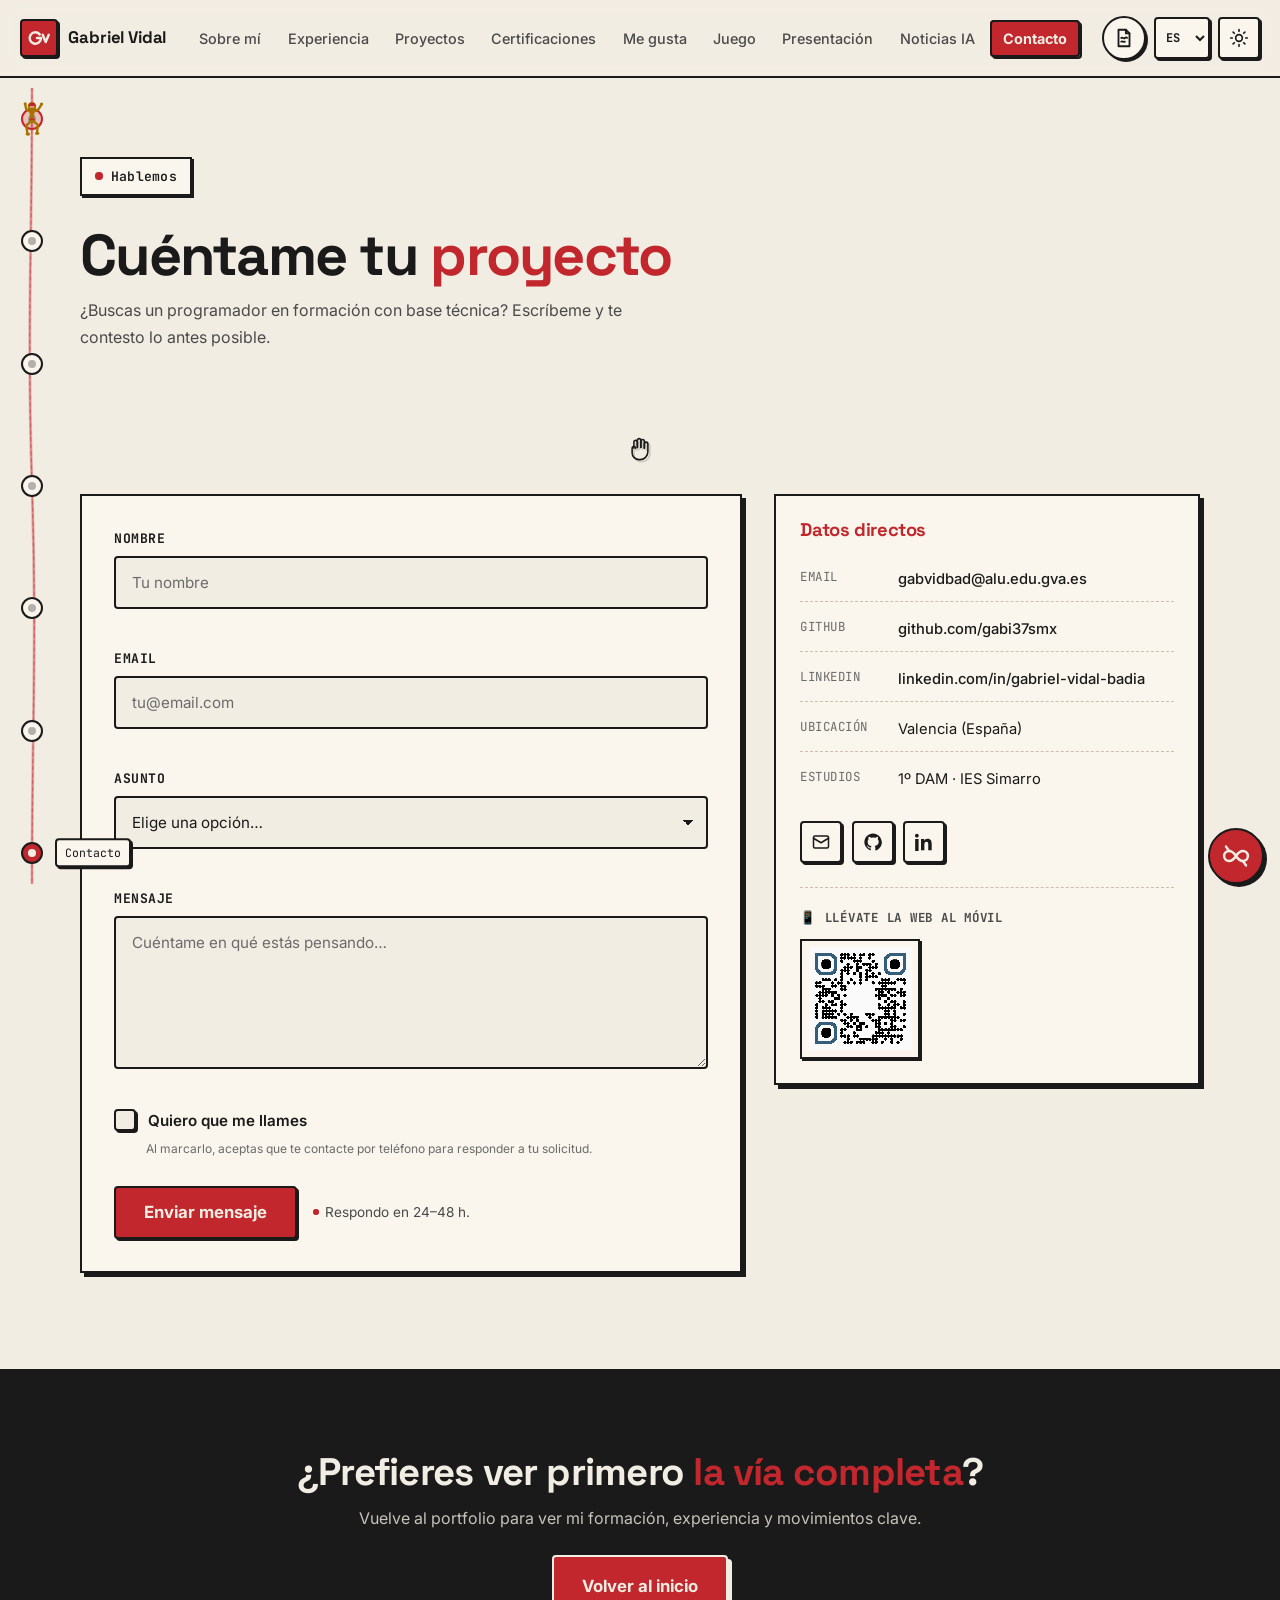
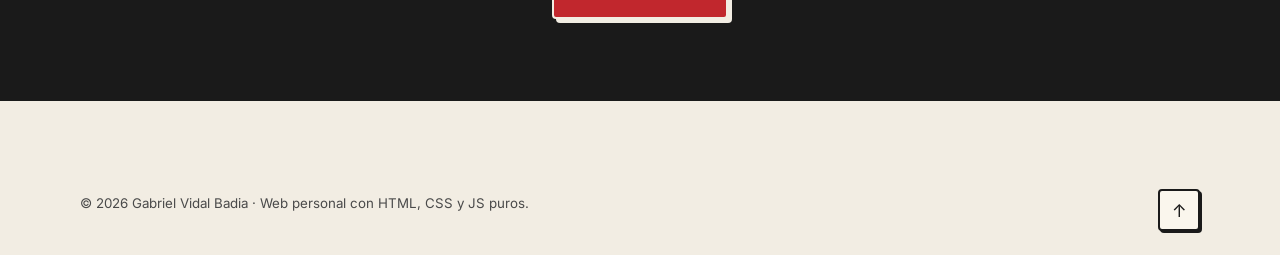
<file: contacto.html>
<!DOCTYPE html>
<html lang="es" translate="no" data-theme="light" data-skin="topo">
<head>
  <meta charset="UTF-8" />
  <meta name="google" content="notranslate" />
  <meta name="viewport" content="width=device-width, initial-scale=1.0, viewport-fit=cover" />
  <meta name="theme-color" content="#f2ede3" id="metaTheme" />

  <script>
    (function () {
      try {
        var t = localStorage.getItem("theme");
        if (!t) t = "light";
        document.documentElement.setAttribute("data-theme", t);
      } catch (e) {}
    })();
  </script>
  <script>
    /* Skin (estilo visual): se aplica antes de pintar para evitar parpadeos, igual que el tema claro/oscuro */
    (function () {
      var d = document.documentElement, s = "topo";
      try { var v = localStorage.getItem("skin"); if (v === "omarchy" || v === "minecraft" || v === "matrix") s = v; } catch (e) {}
      d.setAttribute("data-skin", s);
      try { var ot = localStorage.getItem("omarchy-theme"); if (ot && /^[a-z-]+$/.test(ot)) d.setAttribute("data-omarchy-theme", ot); } catch (e) {}
      var f = { minecraft: "family=Press+Start+2P&family=VT323" }[s];
      if (f) {
        var l = document.createElement("link");
        l.rel = "stylesheet";
        l.href = "https://fonts.googleapis.com/css2?" + f + "&display=swap";
        document.head.appendChild(l);
      }
    })();
  </script>

  <link rel="icon" type="image/svg+xml" href="favicon.svg" />

  <title>Contacto · Gabriel Vidal Badia</title>
  <meta name="description" content="Contacta con Gabriel Vidal Badia, estudiante de 1º DAM en el IES Simarro. Disponible para prácticas, colaboraciones y oportunidades como programador." />
  <meta name="author" content="Gabriel Vidal Badia" />
  <meta name="robots" content="index, follow" />
  <link rel="canonical" href="https://gabi37smx.github.io/mi-web/contacto.html" />

  <meta property="og:type" content="website" />
  <meta property="og:site_name" content="Gabriel Vidal Badia" />
  <meta property="og:title" content="Contacto · Gabriel Vidal Badia" />
  <meta property="og:description" content="Contacta con Gabriel Vidal Badia, estudiante de 1º DAM en el IES Simarro. Disponible para prácticas, colaboraciones y oportunidades como programador." />
  <meta property="og:url" content="https://gabi37smx.github.io/mi-web/contacto.html" />
  <meta property="og:locale" content="es_ES" />
  <meta property="og:image" content="https://gabi37smx.github.io/mi-web/image/gabriel.webp" />
  <meta property="og:image:alt" content="Gabriel Vidal Badia, desarrollador en formación" />
  <meta name="twitter:card" content="summary_large_image" />
  <meta name="twitter:title" content="Contacto · Gabriel Vidal Badia" />
  <meta name="twitter:description" content="Contacta con Gabriel Vidal Badia, estudiante de 1º DAM en el IES Simarro. Disponible para prácticas, colaboraciones y oportunidades como programador." />
  <meta name="twitter:image" content="https://gabi37smx.github.io/mi-web/image/gabriel.webp" />

  <link rel="preconnect" href="https://fonts.googleapis.com" />
  <link rel="preconnect" href="https://fonts.gstatic.com" crossorigin />
  <link href="https://fonts.googleapis.com/css2?family=Space+Grotesk:wght@400;500;600;700&family=Inter:wght@400;500;600;700&family=JetBrains+Mono:wght@400;500;700&display=swap" rel="stylesheet" />
  <link rel="stylesheet" href="css/00-base.css" />
  <link rel="stylesheet" href="css/10-certificaciones.css" />
  <link rel="stylesheet" href="css/20-contacto.css" />
  <link rel="stylesheet" href="css/25-responsive.css" />
  <link rel="stylesheet" href="css/30-proyectos.css" />
  <link rel="stylesheet" href="css/35-qr-footer.css" />
  <link rel="stylesheet" href="css/40-noticias.css" />
  <link rel="stylesheet" href="css/50-identidad.css" />
  <link rel="stylesheet" href="css/60-skin-picker.css" />
  <link rel="stylesheet" href="css/61-skin-omarchy-casos.css" />
  <link rel="stylesheet" href="css/62-skin-minecraft.css" />
  <link rel="stylesheet" href="css/63-skin-matrix.css" />
  <link rel="stylesheet" href="css/64-skin-omarchy.css" />
  <link rel="stylesheet" href="css/65-skins-personalidad.css" />
  <link rel="stylesheet" href="css/70-movil.css" />
  <link rel="stylesheet" href="css/80-portada.css" />
  <link rel="stylesheet" href="css/81-carrusel.css" />
</head>
<body>

  <aside class="climb-rail" aria-label="Progreso de la vía">
    <svg class="climb-rope" viewBox="0 0 24 100" preserveAspectRatio="none" aria-hidden="true">
      <path d="M12 0 C 12 20, 6 30, 12 50 C 18 70, 12 80, 12 100"
            fill="none" stroke="currentColor" stroke-width="3" stroke-linecap="round"
            vector-effect="non-scaling-stroke" opacity="0.4" />
      <path d="M12 0 C 12 20, 6 30, 12 50 C 18 70, 12 80, 12 100"
            fill="none" stroke="currentColor" stroke-width="1.5" stroke-linecap="round"
            stroke-dasharray="3 4" vector-effect="non-scaling-stroke" opacity="1" />
      <path d="M12 0 C 12 20, 6 30, 12 50 C 18 70, 12 80, 12 100"
            fill="none" stroke="currentColor" stroke-width="1.5" stroke-linecap="round"
            stroke-dasharray="3 4" stroke-dashoffset="3.5"
            vector-effect="non-scaling-stroke" opacity="0.6" />
    </svg>

    <div class="climb-climber" id="climber"></div>

    <ul class="climb-holds">
      <li><a href="index.html#sobre-mi" class="climb-hold" data-section="sobre-mi" aria-label="Ir a Sobre mí"><span class="climb-hold__label">Sobre mí</span></a></li>
      <li><a href="index.html#hecho"    class="climb-hold" data-section="hecho"    aria-label="Ir a Experiencia"><span class="climb-hold__label">Experiencia</span></a></li>
      <li><a href="proyectos.html" class="climb-hold" data-section="proyectos" aria-label="Ir a Proyectos"><span class="climb-hold__label">Proyectos</span></a></li>
      <li><a href="index.html#certs"    class="climb-hold" data-section="certs"    aria-label="Ir a Certificaciones"><span class="climb-hold__label">Certificaciones</span></a></li>
      <li><a href="index.html#gusta"    class="climb-hold" data-section="gusta"    aria-label="Ir a Me gusta"><span class="climb-hold__label">Me gusta</span></a></li>
      <li><a href="juego.html" class="climb-hold" data-section="juego" aria-label="Ir a Juego"><span class="climb-hold__label">Juego</span></a></li>
      <li><a href="contacto.html"       class="climb-hold is-active" data-section="contacto" aria-label="Contacto"><span class="climb-hold__label">Contacto</span></a></li>
    </ul>
  </aside>

  <a class="skip-link" href="#contenido">Saltar al contenido</a>

  <header class="site-header" id="inicio">
    <div class="container header-inner">
      <a href="index.html" class="logo" aria-label="Inicio">
        <span class="logo-mark"><svg class="logo-svg" viewBox="0 0 64 64" fill="none" stroke="currentColor" stroke-width="6" stroke-linecap="round" stroke-linejoin="round" aria-hidden="true" focusable="false"><path d="M33.7 23 A14 14 0 1 0 37 32 H27"/><path d="M41 24 L48.5 42 L56 24"/></svg></span>
        <span class="logo-text">Gabriel Vidal</span>
      </a>

      <nav class="main-nav" aria-label="Navegación principal">
        <ul class="nav-list">
          <li><a href="index.html#sobre-mi" class="nav-link">Sobre mí</a></li>
          <li><a href="index.html#hecho" class="nav-link">Experiencia</a></li>
          <li><a href="proyectos.html" class="nav-link">Proyectos</a></li>
          <li><a href="index.html#certs" class="nav-link">Certificaciones</a></li>
          <li><a href="index.html#gusta" class="nav-link">Me gusta</a></li>
          <li><a href="juego.html" class="nav-link">Juego</a></li>
          <li><a href="presentacion.html" class="nav-link">Presentación</a></li>
          <li><a href="noticias.html" class="nav-link">Noticias IA</a></li>
          <li><a href="contacto.html" class="nav-link nav-cta" aria-current="page">Contacto</a></li>
        </ul>
      </nav>

      <div class="header-actions">
        <div class="skin-picker" id="skinPicker">
          <button type="button" class="skin-picker__btn" id="skinPickerBtn" aria-label="Cambiar estilo visual" title="Cambiar estilo visual" aria-haspopup="true" aria-expanded="false" aria-controls="skinWheel">
            <svg class="skin-ico skin-ico--topo" viewBox="0 0 24 24" fill="none" stroke="currentColor" stroke-width="2" stroke-linecap="round" stroke-linejoin="round" aria-hidden="true" focusable="false"><path d="M6 3h8l4 4v14H6z"/><path d="M14 3v4h4"/><path d="M9 12c1.4-1.2 2.6 1.2 4 0s2-.6 2.4-.2M9 16c1.4-1.2 2.6 1.2 4 0"/></svg>
            <svg class="skin-ico skin-ico--omarchy" viewBox="0 0 24 24" fill="none" stroke="currentColor" stroke-width="2" stroke-linecap="round" stroke-linejoin="round" aria-hidden="true" focusable="false"><rect x="3" y="4" width="8" height="16" rx="1.5"/><rect x="13" y="4" width="8" height="7" rx="1.5"/><rect x="13" y="13" width="8" height="7" rx="1.5"/></svg>
            <svg class="skin-ico skin-ico--minecraft" viewBox="0 0 24 24" fill="none" stroke="currentColor" stroke-width="2" stroke-linecap="round" stroke-linejoin="round" aria-hidden="true" focusable="false"><path d="M12 3l8 4.5v9L12 21l-8-4.5v-9z"/><path d="M12 12l8-4.5M12 12L4 7.5M12 12v9"/></svg>
            <svg class="skin-ico skin-ico--matrix" viewBox="0 0 24 24" fill="none" stroke="currentColor" stroke-width="2" stroke-linecap="round" stroke-linejoin="round" aria-hidden="true" focusable="false"><path d="M5 7l5 5-5 5"/><path d="M13 17h6"/></svg>
          </button>
          <div class="skin-picker__wheel" id="skinWheel" role="radiogroup" aria-label="Estilo visual"></div>
        </div>
        <select id="languageSelect" class="language-select" aria-label="Idioma">
          <option value="es">ES</option>
          <option value="val">VA</option>
          <option value="en">EN</option>
        </select>
        <button class="sound-toggle" id="soundToggle" type="button"
                aria-label="Activar sonidos" aria-pressed="false" hidden>
          <svg class="icon icon-sound-off" viewBox="0 0 24 24" fill="none" stroke="currentColor" stroke-width="2" stroke-linecap="round" stroke-linejoin="round" aria-hidden="true">
            <path d="M11 5 6 9H2v6h4l5 4z"/>
            <line x1="22" y1="9" x2="16" y2="15"/>
            <line x1="16" y1="9" x2="22" y2="15"/>
          </svg>
          <svg class="icon icon-sound-on" viewBox="0 0 24 24" fill="none" stroke="currentColor" stroke-width="2" stroke-linecap="round" stroke-linejoin="round" aria-hidden="true">
            <path d="M11 5 6 9H2v6h4l5 4z"/>
            <path d="M15.54 8.46a5 5 0 0 1 0 7.07"/>
            <path d="M19.07 4.93a10 10 0 0 1 0 14.14"/>
          </svg>
        </button>
        <button id="themeToggle" class="theme-toggle" aria-label="Cambiar a modo oscuro" aria-pressed="false" title="Cambiar tema">
          <svg class="icon icon-sun" viewBox="0 0 24 24" fill="none" stroke="currentColor" stroke-width="2" stroke-linecap="round" stroke-linejoin="round" aria-hidden="true">
            <circle cx="12" cy="12" r="4"/><path d="M12 2v2M12 20v2M4.93 4.93l1.41 1.41M17.66 17.66l1.41 1.41M2 12h2M20 12h2M4.93 19.07l1.41-1.41M17.66 6.34l1.41-1.41"/>
          </svg>
          <svg class="icon icon-moon" viewBox="0 0 24 24" fill="none" stroke="currentColor" stroke-width="2" stroke-linecap="round" stroke-linejoin="round" aria-hidden="true">
            <path d="M21 12.79A9 9 0 1 1 11.21 3 7 7 0 0 0 21 12.79z"/>
          </svg>
        </button>

        <button class="nav-toggle" aria-label="Abrir menú" aria-expanded="false" aria-controls="nav-list">
          <span></span><span></span><span></span>
        </button>
      </div>
    </div>
  </header>

  <main id="contenido">

    <section class="contact-hero">
      <div class="container">
        <p class="hero-eyebrow"><span class="dot"></span> Hablemos</p>
        <h1 class="contact-title">
          Cuéntame tu <span class="accent-text">proyecto</span>
        </h1>
        <p class="contact-subtitle">
          ¿Buscas un programador en formación con base técnica? Escríbeme y te contesto lo antes posible.
        </p>
      </div>
    </section>

    <section class="section">
      <div class="container">
        <div class="contact-grid">

          <div class="contact-form-wrap reveal">
            <form class="contact-form" id="contactForm" novalidate>

              <div class="form-field">
                <label for="nombre" class="form-label">Nombre</label>
                <input type="text" id="nombre" name="nombre" required minlength="2" autocomplete="name" placeholder="Tu nombre" />
                <span class="form-error" data-error-for="nombre"></span>
              </div>

              <div class="form-field">
                <label for="email" class="form-label">Email</label>
                <input type="email" id="email" name="email" required autocomplete="email" placeholder="tu@email.com" />
                <span class="form-error" data-error-for="email"></span>
              </div>

              <div class="form-field">
                <label for="asunto" class="form-label">Asunto</label>
                <select id="asunto" name="asunto" required>
                  <option value="">Elige una opción…</option>
                  <option value="practicas">Prácticas / primer empleo</option>
                  <option value="colaboracion">Colaboración en proyecto</option>
                  <option value="duda">Duda sobre mi perfil</option>
                  <option value="otro">Otro</option>
                </select>
                <span class="form-error" data-error-for="asunto"></span>
              </div>

              <div class="form-field">
                <label for="mensaje" class="form-label">Mensaje</label>
                <textarea id="mensaje" name="mensaje" rows="5" required minlength="10" placeholder="Cuéntame en qué estás pensando…"></textarea>
                <span class="form-error" data-error-for="mensaje"></span>
              </div>

              <div class="form-field form-field--check">
                <label class="form-check">
                  <input type="checkbox" id="quiero-llamada" name="quiero_llamada" />
                  <span class="form-check__box"></span>
                  <span class="form-check__label">Quiero que me llames</span>
                </label>
                <p class="form-hint">Al marcarlo, aceptas que te contacte por teléfono para responder a tu solicitud.</p>
              </div>

              <div class="form-field" id="campo-telefono" style="display: none;">
                <label for="telefono" class="form-label">Teléfono</label>
                <input type="tel" id="telefono" name="telefono" placeholder="+34 600 000 000" autocomplete="tel" />
                <span class="form-error" data-error-for="telefono"></span>
              </div>

              <div class="form-actions">
                <button type="submit" class="btn btn-primary btn-lg" id="submitBtn">
                  <span class="btn-state btn-state--idle">Enviar mensaje</span>
                  <span class="btn-state btn-state--loading" hidden>
                    <span class="loader"></span> Enviando…
                  </span>
                  <span class="btn-state btn-state--success" hidden>✓ Enviado</span>
                </button>
                <p class="form-note">
                  <span class="dot dot-small"></span> Respondo en 24–48 h.
                </p>
              </div>

              <div class="form-success" id="formSuccess" hidden role="status" aria-live="polite">
                <strong>¡Mensaje enviado!</strong>
                <p>Gracias por escribirme. Te contestaré lo antes posible.</p>
              </div>
            </form>
          </div>

          <aside class="contact-aside reveal" aria-label="Datos de contacto">
            <h2 class="contact-aside__title">Datos directos</h2>
            <ul class="contact-list">
              <li>
                <span class="contact-list__label">Email</span>
                <a href="mailto:gabvidbad@alu.edu.gva.es">gabvidbad@alu.edu.gva.es</a>
              </li>
              <li>
                <span class="contact-list__label">GitHub</span>
                <a href="https://github.com/gabi37smx" target="_blank" rel="noopener noreferrer">github.com/gabi37smx</a>
              </li>
              <li>
                <span class="contact-list__label">LinkedIn</span>
                <a href="https://www.linkedin.com/in/gabriel-vidal-badia-19122a43b" target="_blank" rel="noopener noreferrer">linkedin.com/in/gabriel-vidal-badia</a>
              </li>
              <li>
                <span class="contact-list__label">Ubicación</span>
                <span>Valencia (España)</span>
              </li>
              <li>
                <span class="contact-list__label">Estudios</span>
                <span>1º DAM · IES Simarro</span>
              </li>
            </ul>

            <div class="social">
              <a href="mailto:gabvidbad@alu.edu.gva.es" aria-label="Email" class="social-link">
                <svg viewBox="0 0 24 24" fill="none" stroke="currentColor" stroke-width="2" stroke-linecap="round" stroke-linejoin="round"><rect x="2" y="4" width="20" height="16" rx="2"/><path d="m22 7-10 6L2 7"/></svg>
              </a>
              <a href="https://github.com/gabi37smx" target="_blank" rel="noopener noreferrer" aria-label="GitHub" class="social-link">
                <svg viewBox="0 0 24 24" fill="currentColor"><path d="M12 .5C5.7.5.5 5.7.5 12c0 5.1 3.3 9.4 7.9 10.9.6.1.8-.2.8-.5v-1.8c-3.2.7-3.9-1.5-3.9-1.5-.5-1.3-1.3-1.7-1.3-1.7-1.1-.7.1-.7.1-.7 1.2.1 1.8 1.2 1.8 1.2 1 1.8 2.8 1.3 3.5 1 .1-.8.4-1.3.8-1.6-2.6-.3-5.3-1.3-5.3-5.8 0-1.3.5-2.3 1.2-3.2-.1-.3-.5-1.5.1-3.2 0 0 1-.3 3.3 1.2a11.5 11.5 0 0 1 6 0C17.3 4.7 18.3 5 18.3 5c.6 1.7.2 2.9.1 3.2.7.9 1.2 1.9 1.2 3.2 0 4.5-2.7 5.5-5.3 5.8.4.4.8 1.1.8 2.2v3.3c0 .3.2.6.8.5 4.6-1.5 7.9-5.8 7.9-10.9C23.5 5.7 18.3.5 12 .5z"/></svg>
              </a>
              <a href="https://www.linkedin.com/in/gabriel-vidal-badia-19122a43b" target="_blank" rel="noopener noreferrer" aria-label="LinkedIn" class="social-link">
                <svg viewBox="0 0 24 24" fill="currentColor"><path d="M4.98 3.5C4.98 4.88 3.87 6 2.5 6S0 4.88 0 3.5 1.12 1 2.5 1s2.48 1.12 2.48 2.5zM.22 8.02h4.56V24H.22zM8.02 8.02h4.37v2.18h.06c.61-1.16 2.1-2.38 4.32-2.38 4.62 0 5.47 3.04 5.47 7v8.18h-4.56v-7.25c0-1.73-.03-3.96-2.41-3.96-2.41 0-2.78 1.88-2.78 3.83v7.38H8.02z"/></svg>
              </a>
            </div>

            <div class="footer-qr">
              <p class="footer-qr__label">📱 Llévate la web al móvil</p>
              <img src="image/qr-web.webp" alt="Código QR que lleva a este portfolio" width="120" height="120" loading="lazy" />
            </div>
          </aside>
        </div>
      </div>
    </section>

    <section class="cta-band">
      <div class="container cta-inner reveal">
        <h2>¿Prefieres ver primero <span class="accent-text">la vía completa</span>?</h2>
        <p>Vuelve al portfolio para ver mi formación, experiencia y movimientos clave.</p>
        <a href="index.html" class="btn btn-primary btn-lg btn-swap">
          <span class="btn-swap__a">Volver al inicio</span>
          <span class="btn-swap__b">Ir al portfolio</span>
        </a>
      </div>
    </section>
  </main>

  <footer class="site-footer">
    <div class="container footer-bottom">
      <p><small>© <span id="year"></span> Gabriel Vidal Badia · Web personal con HTML, CSS y JS puros.</small></p>
      <button id="toTop" class="to-top" aria-label="Volver arriba">↑</button>
    </div>
  </footer>

  <script src="language.js"></script>
  <script src="script.js"></script>
  <script src="skin-picker.js" defer></script>
  <script src="matrix-effects.js" defer></script>
  <script src="omarchy-effects.js" defer></script>
  <script src="easter-eggs.js" defer></script>
  <script src="escalador.js" defer></script>
  <script src="chatbot.js" defer></script>
</body>
</html>
</file>
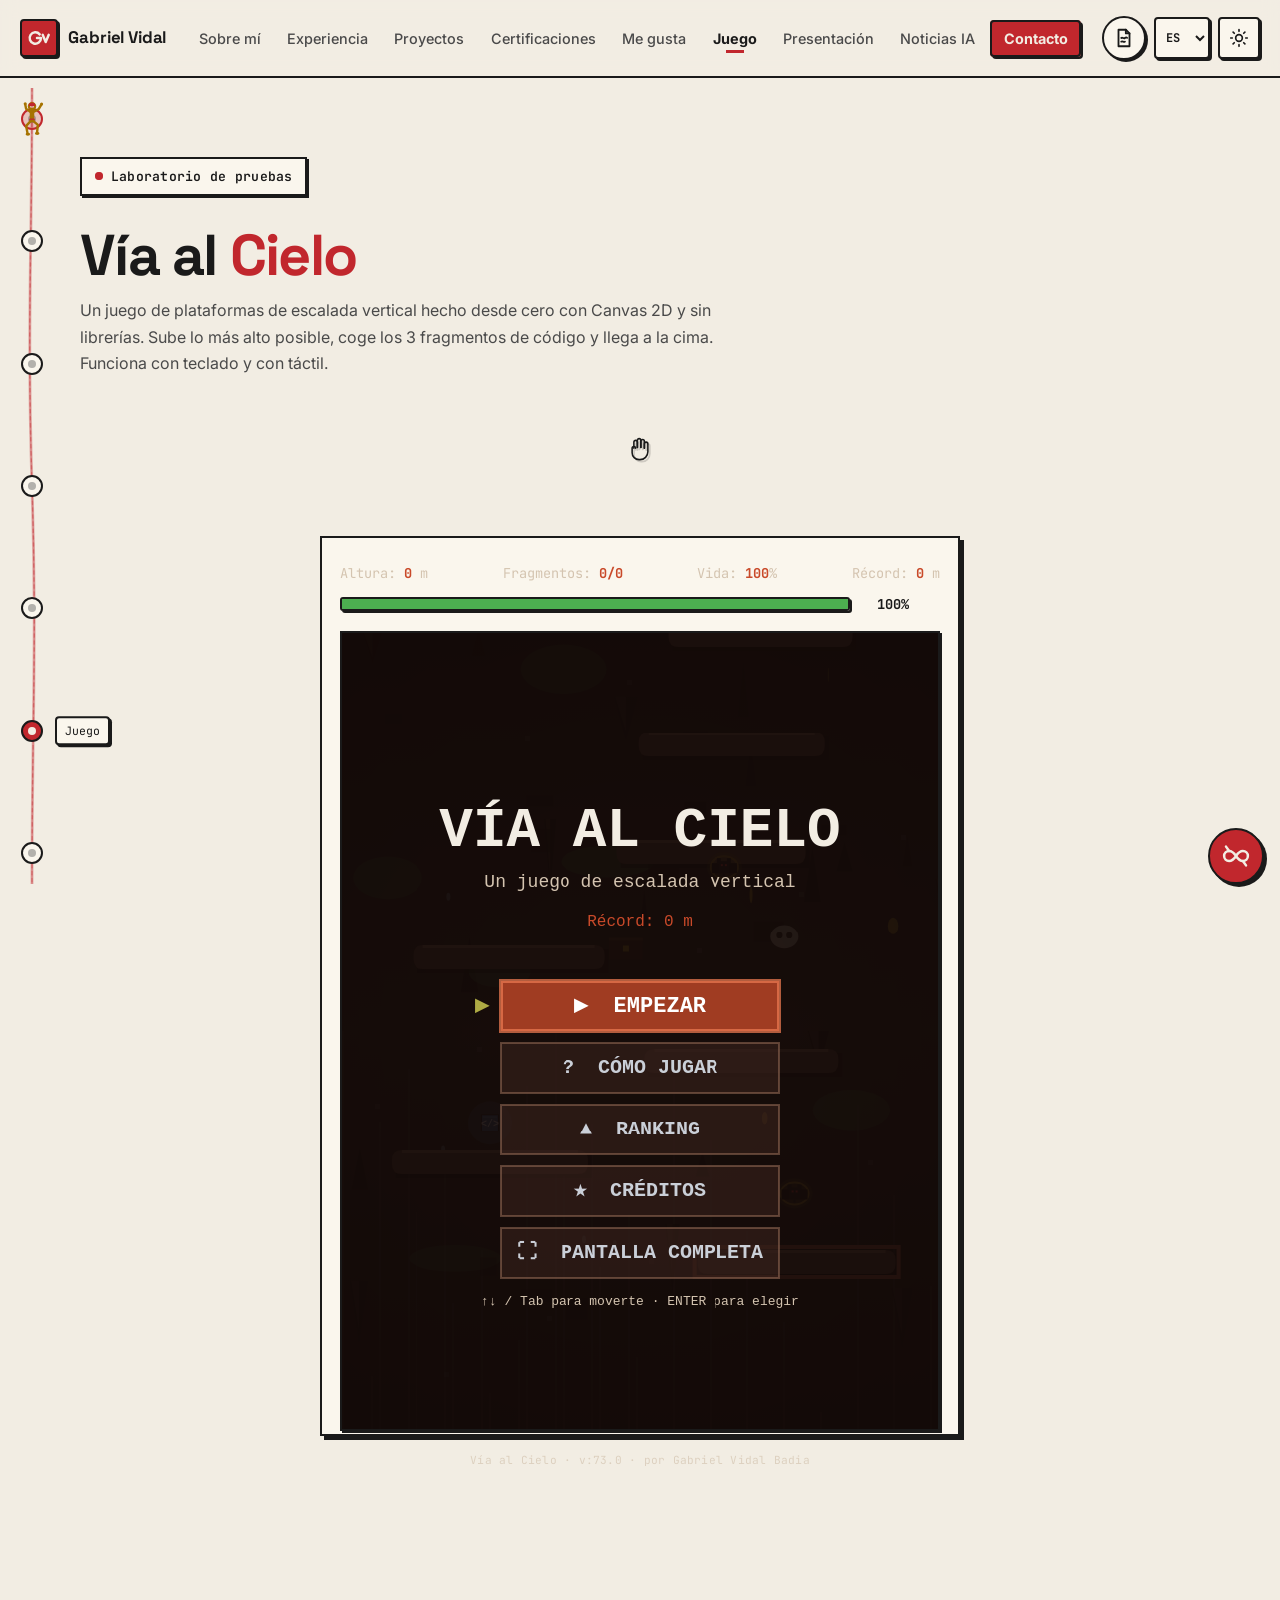
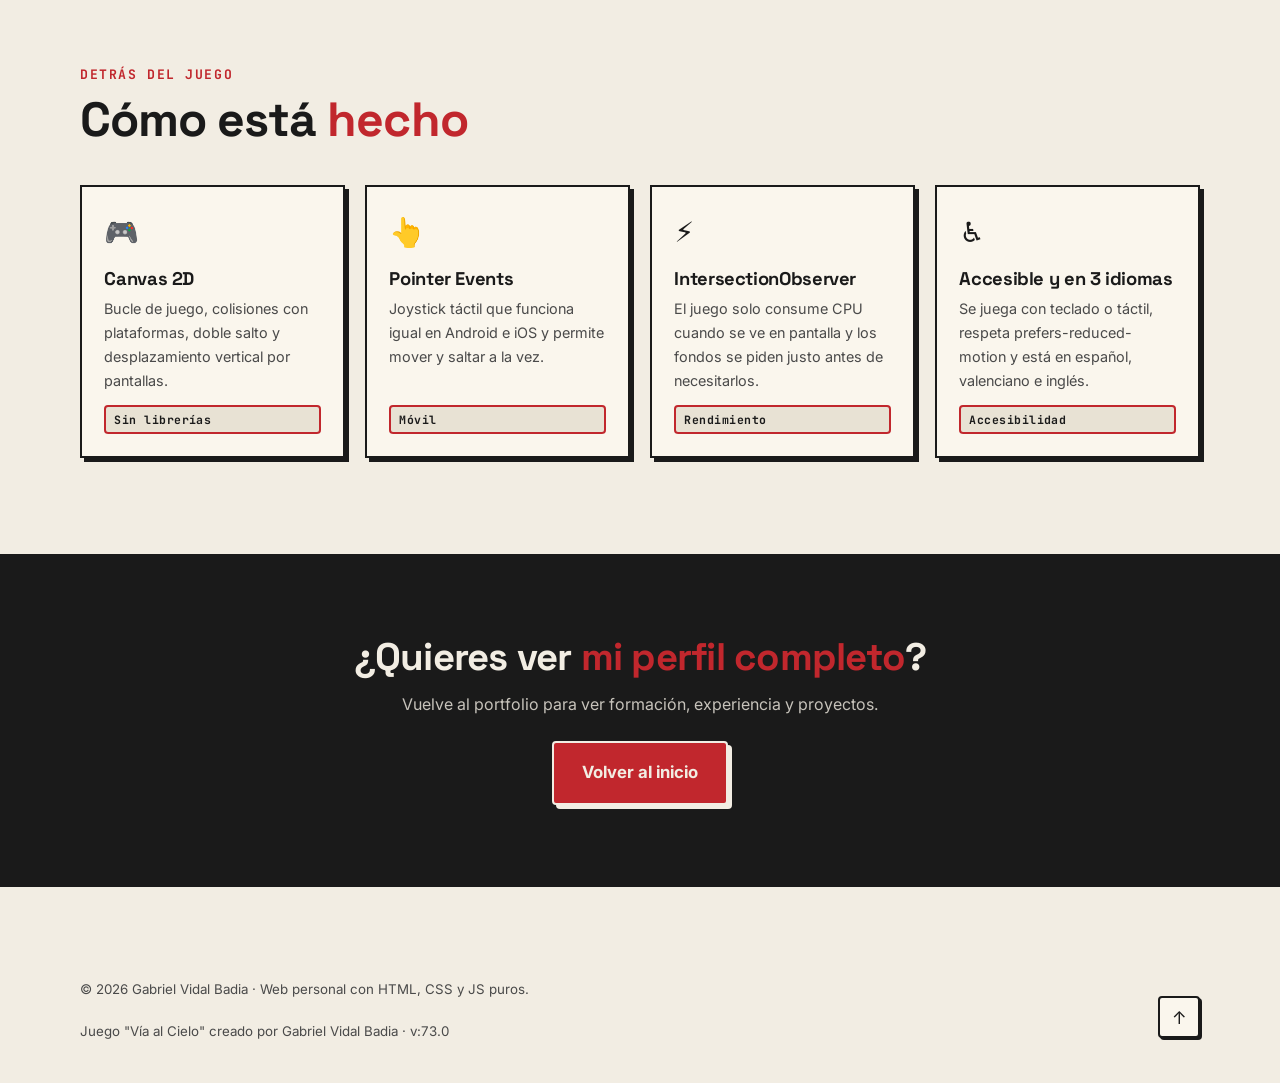
<file: juego.html>
<!DOCTYPE html>
<html lang="es" translate="no" data-theme="light" data-skin="topo">
<head>
  <meta charset="UTF-8" />
  <meta name="google" content="notranslate" />
  <meta name="viewport" content="width=device-width, initial-scale=1.0, viewport-fit=cover" />
  <meta name="theme-color" content="#f2ede3" id="metaTheme" />

  <script>
    (function () {
      try {
        var t = localStorage.getItem("theme");
        if (!t) t = "light";
        document.documentElement.setAttribute("data-theme", t);
      } catch (e) {}
    })();
  </script>
  <script>
    /* Skin (estilo visual): se aplica antes de pintar para evitar parpadeos, igual que el tema claro/oscuro */
    (function () {
      var d = document.documentElement, s = "topo";
      try { var v = localStorage.getItem("skin"); if (v === "omarchy" || v === "minecraft" || v === "matrix") s = v; } catch (e) {}
      d.setAttribute("data-skin", s);
      try { var ot = localStorage.getItem("omarchy-theme"); if (ot && /^[a-z-]+$/.test(ot)) d.setAttribute("data-omarchy-theme", ot); } catch (e) {}
      var f = { minecraft: "family=Press+Start+2P&family=VT323" }[s];
      if (f) {
        var l = document.createElement("link");
        l.rel = "stylesheet";
        l.href = "https://fonts.googleapis.com/css2?" + f + "&display=swap";
        document.head.appendChild(l);
      }
    })();
  </script>

  <link rel="icon" type="image/svg+xml" href="favicon.svg" />

  <title>Vía al Cielo · Laboratorio de pruebas · Gabriel Vidal Badia</title>
  <meta name="description" content="Vía al Cielo: juego de plataformas de escalada vertical creado por Gabriel Vidal Badia con Canvas 2D, sin librerías." />
  <meta name="author" content="Gabriel Vidal Badia" />
  <meta name="robots" content="index, follow" />

  <meta property="og:type" content="website" />
  <meta property="og:site_name" content="Gabriel Vidal Badia" />
  <meta property="og:title" content="Vía al Cielo · Laboratorio de pruebas · Gabriel Vidal Badia" />
  <meta property="og:description" content="Vía al Cielo: juego de plataformas de escalada vertical creado por Gabriel Vidal Badia con Canvas 2D, sin librerías." />
  <meta property="og:url" content="https://gabi37smx.github.io/mi-web/juego.html" />
  <meta property="og:locale" content="es_ES" />
  <meta property="og:image" content="https://gabi37smx.github.io/mi-web/image/gabriel.webp" />
  <meta property="og:image:alt" content="Gabriel Vidal Badia, desarrollador en formación" />
  <meta name="twitter:card" content="summary_large_image" />
  <meta name="twitter:title" content="Vía al Cielo · Laboratorio de pruebas · Gabriel Vidal Badia" />
  <meta name="twitter:description" content="Vía al Cielo: juego de plataformas de escalada vertical creado por Gabriel Vidal Badia con Canvas 2D, sin librerías." />
  <meta name="twitter:image" content="https://gabi37smx.github.io/mi-web/image/gabriel.webp" />

  <link rel="preconnect" href="https://fonts.googleapis.com" />
  <link rel="preconnect" href="https://fonts.gstatic.com" crossorigin />
  <link href="https://fonts.googleapis.com/css2?family=Space+Grotesk:wght@400;500;600;700&family=Inter:wght@400;500;600;700&family=JetBrains+Mono:wght@400;500;700&display=swap" rel="stylesheet" />
  <link rel="stylesheet" href="css/00-base.css" />
  <link rel="stylesheet" href="css/10-certificaciones.css" />
  <link rel="stylesheet" href="css/20-contacto.css" />
  <link rel="stylesheet" href="css/25-responsive.css" />
  <link rel="stylesheet" href="css/30-proyectos.css" />
  <link rel="stylesheet" href="css/35-qr-footer.css" />
  <link rel="stylesheet" href="css/40-noticias.css" />
  <link rel="stylesheet" href="css/50-identidad.css" />
  <link rel="stylesheet" href="css/60-skin-picker.css" />
  <link rel="stylesheet" href="css/61-skin-omarchy-casos.css" />
  <link rel="stylesheet" href="css/62-skin-minecraft.css" />
  <link rel="stylesheet" href="css/63-skin-matrix.css" />
  <link rel="stylesheet" href="css/64-skin-omarchy.css" />
  <link rel="stylesheet" href="css/65-skins-personalidad.css" />
  <link rel="stylesheet" href="css/70-movil.css" />
  <link rel="stylesheet" href="css/80-portada.css" />
  <link rel="stylesheet" href="css/81-carrusel.css" />
  <link rel="stylesheet" href="juego-escalada.css" />
</head>
<body>

  <aside class="climb-rail" aria-label="Progreso de la vía">
    <svg class="climb-rope" viewBox="0 0 24 100" preserveAspectRatio="none" aria-hidden="true">
      <path d="M12 0 C 12 20, 6 30, 12 50 C 18 70, 12 80, 12 100"
            fill="none" stroke="currentColor" stroke-width="3" stroke-linecap="round"
            vector-effect="non-scaling-stroke" opacity="0.4" />
      <path d="M12 0 C 12 20, 6 30, 12 50 C 18 70, 12 80, 12 100"
            fill="none" stroke="currentColor" stroke-width="1.5" stroke-linecap="round"
            stroke-dasharray="3 4" vector-effect="non-scaling-stroke" opacity="1" />
      <path d="M12 0 C 12 20, 6 30, 12 50 C 18 70, 12 80, 12 100"
            fill="none" stroke="currentColor" stroke-width="1.5" stroke-linecap="round"
            stroke-dasharray="3 4" stroke-dashoffset="3.5"
            vector-effect="non-scaling-stroke" opacity="0.6" />
    </svg>

    <div class="climb-climber" id="climber"></div>

    <ul class="climb-holds">
      <li><a href="index.html#sobre-mi" class="climb-hold" data-section="sobre-mi" aria-label="Ir a Sobre mí"><span class="climb-hold__label">Sobre mí</span></a></li>
      <li><a href="index.html#hecho"    class="climb-hold" data-section="hecho"    aria-label="Ir a Experiencia"><span class="climb-hold__label">Experiencia</span></a></li>
      <li><a href="proyectos.html" class="climb-hold" data-section="proyectos" aria-label="Ir a Proyectos"><span class="climb-hold__label">Proyectos</span></a></li>
      <li><a href="index.html#certs"    class="climb-hold" data-section="certs"    aria-label="Ir a Certificaciones"><span class="climb-hold__label">Certificaciones</span></a></li>
      <li><a href="index.html#gusta"    class="climb-hold" data-section="gusta"    aria-label="Ir a Me gusta"><span class="climb-hold__label">Me gusta</span></a></li>
      <li><a href="juego.html" class="climb-hold" data-section="juego" aria-label="Ir a Juego"><span class="climb-hold__label">Juego</span></a></li>
      <li><a href="contacto.html"       class="climb-hold" data-section="contacto" aria-label="Contacto"><span class="climb-hold__label">Contacto</span></a></li>
    </ul>
  </aside>

  <a class="skip-link" href="#contenido">Saltar al contenido</a>

  <header class="site-header" id="inicio">
    <div class="container header-inner">
      <a href="index.html" class="logo" aria-label="Inicio">
        <span class="logo-mark"><svg class="logo-svg" viewBox="0 0 64 64" fill="none" stroke="currentColor" stroke-width="6" stroke-linecap="round" stroke-linejoin="round" aria-hidden="true" focusable="false"><path d="M33.7 23 A14 14 0 1 0 37 32 H27"/><path d="M41 24 L48.5 42 L56 24"/></svg></span>
        <span class="logo-text">Gabriel Vidal</span>
      </a>

      <nav class="main-nav" aria-label="Navegación principal">
        <ul class="nav-list">
          <li><a href="index.html#sobre-mi" class="nav-link">Sobre mí</a></li>
          <li><a href="index.html#hecho" class="nav-link">Experiencia</a></li>
          <li><a href="proyectos.html" class="nav-link">Proyectos</a></li>
          <li><a href="index.html#certs" class="nav-link">Certificaciones</a></li>
          <li><a href="index.html#gusta" class="nav-link">Me gusta</a></li>
          <li><a href="juego.html" class="nav-link" aria-current="page">Juego</a></li>
          <li><a href="presentacion.html" class="nav-link">Presentación</a></li>
          <li><a href="noticias.html" class="nav-link">Noticias IA</a></li>
          <li><a href="contacto.html" class="nav-link nav-cta">Contacto</a></li>
        </ul>
      </nav>

      <div class="header-actions">
        <div class="skin-picker" id="skinPicker">
          <button type="button" class="skin-picker__btn" id="skinPickerBtn" aria-label="Cambiar estilo visual" title="Cambiar estilo visual" aria-haspopup="true" aria-expanded="false" aria-controls="skinWheel">
            <svg class="skin-ico skin-ico--topo" viewBox="0 0 24 24" fill="none" stroke="currentColor" stroke-width="2" stroke-linecap="round" stroke-linejoin="round" aria-hidden="true" focusable="false"><path d="M6 3h8l4 4v14H6z"/><path d="M14 3v4h4"/><path d="M9 12c1.4-1.2 2.6 1.2 4 0s2-.6 2.4-.2M9 16c1.4-1.2 2.6 1.2 4 0"/></svg>
            <svg class="skin-ico skin-ico--omarchy" viewBox="0 0 24 24" fill="none" stroke="currentColor" stroke-width="2" stroke-linecap="round" stroke-linejoin="round" aria-hidden="true" focusable="false"><rect x="3" y="4" width="8" height="16" rx="1.5"/><rect x="13" y="4" width="8" height="7" rx="1.5"/><rect x="13" y="13" width="8" height="7" rx="1.5"/></svg>
            <svg class="skin-ico skin-ico--minecraft" viewBox="0 0 24 24" fill="none" stroke="currentColor" stroke-width="2" stroke-linecap="round" stroke-linejoin="round" aria-hidden="true" focusable="false"><path d="M12 3l8 4.5v9L12 21l-8-4.5v-9z"/><path d="M12 12l8-4.5M12 12L4 7.5M12 12v9"/></svg>
            <svg class="skin-ico skin-ico--matrix" viewBox="0 0 24 24" fill="none" stroke="currentColor" stroke-width="2" stroke-linecap="round" stroke-linejoin="round" aria-hidden="true" focusable="false"><path d="M5 7l5 5-5 5"/><path d="M13 17h6"/></svg>
          </button>
          <div class="skin-picker__wheel" id="skinWheel" role="radiogroup" aria-label="Estilo visual"></div>
        </div>
        <select id="languageSelect" class="language-select" aria-label="Idioma">
          <option value="es">ES</option>
          <option value="val">VA</option>
          <option value="en">EN</option>
        </select>
        <button class="sound-toggle" id="soundToggle" type="button"
                aria-label="Activar sonidos" aria-pressed="false" hidden>
          <svg class="icon icon-sound-off" viewBox="0 0 24 24" fill="none" stroke="currentColor" stroke-width="2" stroke-linecap="round" stroke-linejoin="round" aria-hidden="true">
            <path d="M11 5 6 9H2v6h4l5 4z"/>
            <line x1="22" y1="9" x2="16" y2="15"/>
            <line x1="16" y1="9" x2="22" y2="15"/>
          </svg>
          <svg class="icon icon-sound-on" viewBox="0 0 24 24" fill="none" stroke="currentColor" stroke-width="2" stroke-linecap="round" stroke-linejoin="round" aria-hidden="true">
            <path d="M11 5 6 9H2v6h4l5 4z"/>
            <path d="M15.54 8.46a5 5 0 0 1 0 7.07"/>
            <path d="M19.07 4.93a10 10 0 0 1 0 14.14"/>
          </svg>
        </button>
        <button id="themeToggle" class="theme-toggle" aria-label="Cambiar a modo oscuro" aria-pressed="false" title="Cambiar tema">
          <svg class="icon icon-sun" viewBox="0 0 24 24" fill="none" stroke="currentColor" stroke-width="2" stroke-linecap="round" stroke-linejoin="round" aria-hidden="true">
            <circle cx="12" cy="12" r="4"/><path d="M12 2v2M12 20v2M4.93 4.93l1.41 1.41M17.66 17.66l1.41 1.41M2 12h2M20 12h2M4.93 19.07l1.41-1.41M17.66 6.34l1.41-1.41"/>
          </svg>
          <svg class="icon icon-moon" viewBox="0 0 24 24" fill="none" stroke="currentColor" stroke-width="2" stroke-linecap="round" stroke-linejoin="round" aria-hidden="true">
            <path d="M21 12.79A9 9 0 1 1 11.21 3 7 7 0 0 0 21 12.79z"/>
          </svg>
        </button>

        <button class="nav-toggle" aria-label="Abrir menú" aria-expanded="false" aria-controls="nav-list">
          <span></span><span></span><span></span>
        </button>
      </div>
    </div>
  </header>

  <main id="contenido">

    <section class="projects-hero">
      <div class="container">
        <p class="hero-eyebrow"><span class="dot"></span> Laboratorio de pruebas</p>
        <h1 class="projects-title">Vía al <span class="accent-text">Cielo</span></h1>
        <p class="projects-subtitle">
          Un juego de plataformas de escalada vertical hecho desde cero con Canvas 2D y sin librerías. Sube lo más alto posible, coge los 3 fragmentos de código y llega a la cima. Funciona con teclado y con táctil.
        </p>
      </div>
    </section>

    <section id="juego" class="section" role="region" aria-label="Juego Vía al Cielo">
      <div class="container">
        <div id="juego-root"></div>
      </div>
    </section>

    <section class="section">
      <div class="container">
        <div class="section-head reveal">
          <span class="section-tag">Detrás del juego</span>
          <h2>Cómo está <span class="accent-text">hecho</span></h2>
        </div>

        <div class="projects-preview-grid">
          <div class="project-preview">
            <div class="project-preview__icon">🎮</div>
            <h3>Canvas 2D</h3>
            <p>Bucle de juego, colisiones con plataformas, doble salto y desplazamiento vertical por pantallas.</p>
            <span class="project-preview__tag">Sin librerías</span>
          </div>
          <div class="project-preview">
            <div class="project-preview__icon">👆</div>
            <h3>Pointer Events</h3>
            <p>Joystick táctil que funciona igual en Android e iOS y permite mover y saltar a la vez.</p>
            <span class="project-preview__tag">Móvil</span>
          </div>
          <div class="project-preview">
            <div class="project-preview__icon">⚡</div>
            <h3>IntersectionObserver</h3>
            <p>El juego solo consume CPU cuando se ve en pantalla y los fondos se piden justo antes de necesitarlos.</p>
            <span class="project-preview__tag">Rendimiento</span>
          </div>
          <div class="project-preview">
            <div class="project-preview__icon">♿</div>
            <h3>Accesible y en 3 idiomas</h3>
            <p>Se juega con teclado o táctil, respeta prefers-reduced-motion y está en español, valenciano e inglés.</p>
            <span class="project-preview__tag">Accesibilidad</span>
          </div>
        </div>
      </div>
    </section>

    <section class="cta-band">
      <div class="container cta-inner reveal">
        <h2>¿Quieres ver <span class="accent-text">mi perfil completo</span>?</h2>
        <p>Vuelve al portfolio para ver formación, experiencia y proyectos.</p>
        <a href="index.html" class="btn btn-primary btn-lg btn-swap">
          <span class="btn-swap__a">Volver al inicio</span>
          <span class="btn-swap__b">Ir al portfolio</span>
        </a>
      </div>
    </section>
  </main>

  <footer class="site-footer">
    <div class="container footer-bottom">
      <div class="footer-bottom__left">
        <p><small>© <span id="year"></span> Gabriel Vidal Badia · Web personal con HTML, CSS y JS puros.</small></p>
        <p class="footer-juego"><small>Juego "Vía al Cielo" creado por Gabriel Vidal Badia · v:73.0</small></p>
      </div>
      <button id="toTop" class="to-top" aria-label="Volver arriba">↑</button>
    </div>
  </footer>

  <script src="language.js"></script>
  <script src="script.js"></script>
  <script src="skin-picker.js" defer></script>
  <script src="matrix-effects.js" defer></script>
  <script src="omarchy-effects.js" defer></script>
  <script src="easter-eggs.js" defer></script>
  <script src="escalador.js" defer></script>
  <script src="chatbot.js" defer></script>
  <script src="juego-escalada.js" defer></script>
</body>
</html>
</file>
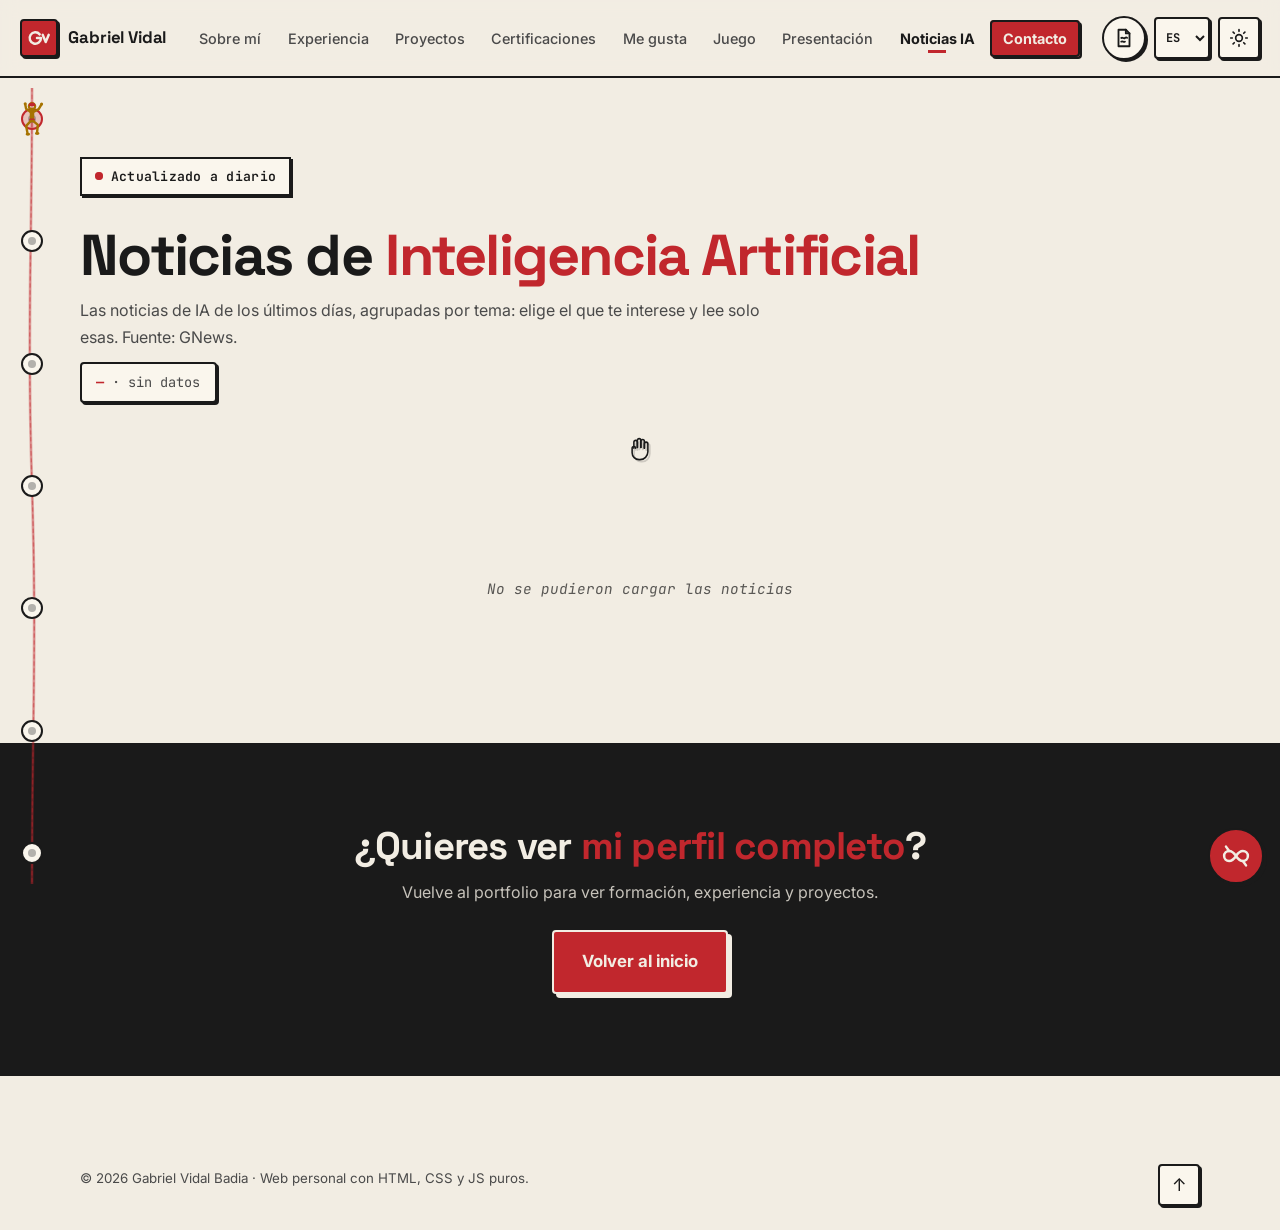
<file: noticias.html>
<!DOCTYPE html>
<html lang="es" translate="no" data-theme="light" data-skin="topo">
<head>
  <meta charset="UTF-8" />
  <meta name="google" content="notranslate" />
  <meta name="viewport" content="width=device-width, initial-scale=1.0, viewport-fit=cover" />
  <meta name="theme-color" content="#f2ede3" id="metaTheme" />

  <script>
    (function () {
      try {
        var t = localStorage.getItem("theme");
        if (!t) t = "light";
        document.documentElement.setAttribute("data-theme", t);
      } catch (e) {}
    })();
  </script>
  <script>
    /* Skin (estilo visual): se aplica antes de pintar para evitar parpadeos, igual que el tema claro/oscuro */
    (function () {
      var d = document.documentElement, s = "topo";
      try { var v = localStorage.getItem("skin"); if (v === "omarchy" || v === "minecraft" || v === "matrix") s = v; } catch (e) {}
      d.setAttribute("data-skin", s);
      try { var ot = localStorage.getItem("omarchy-theme"); if (ot && /^[a-z-]+$/.test(ot)) d.setAttribute("data-omarchy-theme", ot); } catch (e) {}
      var f = { minecraft: "family=Press+Start+2P&family=VT323" }[s];
      if (f) {
        var l = document.createElement("link");
        l.rel = "stylesheet";
        l.href = "https://fonts.googleapis.com/css2?" + f + "&display=swap";
        document.head.appendChild(l);
      }
    })();
  </script>

  <link rel="icon" type="image/svg+xml" href="favicon.svg" />

  <title>Noticias IA · Gabriel Vidal Badia</title>
  <meta name="description" content="Noticias de inteligencia artificial seleccionadas por Gabriel Vidal Badia." />
  <meta name="author" content="Gabriel Vidal Badia" />
  <meta name="robots" content="index, follow" />

  <meta property="og:type" content="website" />
  <meta property="og:site_name" content="Gabriel Vidal Badia" />
  <meta property="og:title" content="Noticias IA · Gabriel Vidal Badia" />
  <meta property="og:description" content="Noticias de inteligencia artificial seleccionadas por Gabriel Vidal Badia." />
  <meta property="og:url" content="https://gabi37smx.github.io/mi-web/noticias.html" />
  <meta property="og:locale" content="es_ES" />
  <meta property="og:image" content="https://gabi37smx.github.io/mi-web/image/gabriel.webp" />
  <meta property="og:image:alt" content="Gabriel Vidal Badia, desarrollador en formación" />
  <meta name="twitter:card" content="summary_large_image" />
  <meta name="twitter:title" content="Noticias IA · Gabriel Vidal Badia" />
  <meta name="twitter:description" content="Noticias de inteligencia artificial seleccionadas por Gabriel Vidal Badia." />
  <meta name="twitter:image" content="https://gabi37smx.github.io/mi-web/image/gabriel.webp" />

  <link rel="preconnect" href="https://fonts.googleapis.com" />
  <link rel="preconnect" href="https://fonts.gstatic.com" crossorigin />
  <link href="https://fonts.googleapis.com/css2?family=Space+Grotesk:wght@400;500;600;700&family=Inter:wght@400;500;600;700&family=JetBrains+Mono:wght@400;500;700&display=swap" rel="stylesheet" />
  <link rel="stylesheet" href="css/00-base.css" />
  <link rel="stylesheet" href="css/10-certificaciones.css" />
  <link rel="stylesheet" href="css/20-contacto.css" />
  <link rel="stylesheet" href="css/25-responsive.css" />
  <link rel="stylesheet" href="css/30-proyectos.css" />
  <link rel="stylesheet" href="css/35-qr-footer.css" />
  <link rel="stylesheet" href="css/40-noticias.css" />
  <link rel="stylesheet" href="css/50-identidad.css" />
  <link rel="stylesheet" href="css/60-skin-picker.css" />
  <link rel="stylesheet" href="css/61-skin-omarchy-casos.css" />
  <link rel="stylesheet" href="css/62-skin-minecraft.css" />
  <link rel="stylesheet" href="css/63-skin-matrix.css" />
  <link rel="stylesheet" href="css/64-skin-omarchy.css" />
  <link rel="stylesheet" href="css/65-skins-personalidad.css" />
  <link rel="stylesheet" href="css/70-movil.css" />
  <link rel="stylesheet" href="css/80-portada.css" />
  <link rel="stylesheet" href="css/81-carrusel.css" />
</head>
<body>

  <aside class="climb-rail" aria-label="Progreso de la vía">
    <svg class="climb-rope" viewBox="0 0 24 100" preserveAspectRatio="none" aria-hidden="true">
      <path d="M12 0 C 12 20, 6 30, 12 50 C 18 70, 12 80, 12 100"
            fill="none" stroke="currentColor" stroke-width="3" stroke-linecap="round"
            vector-effect="non-scaling-stroke" opacity="0.4" />
      <path d="M12 0 C 12 20, 6 30, 12 50 C 18 70, 12 80, 12 100"
            fill="none" stroke="currentColor" stroke-width="1.5" stroke-linecap="round"
            stroke-dasharray="3 4" vector-effect="non-scaling-stroke" opacity="1" />
      <path d="M12 0 C 12 20, 6 30, 12 50 C 18 70, 12 80, 12 100"
            fill="none" stroke="currentColor" stroke-width="1.5" stroke-linecap="round"
            stroke-dasharray="3 4" stroke-dashoffset="3.5"
            vector-effect="non-scaling-stroke" opacity="0.6" />
    </svg>

    <div class="climb-climber" id="climber"></div>

    <ul class="climb-holds">
      <li><a href="index.html#sobre-mi" class="climb-hold" data-section="sobre-mi" aria-label="Ir a Sobre mí"><span class="climb-hold__label">Sobre mí</span></a></li>
      <li><a href="index.html#hecho"    class="climb-hold" data-section="hecho"    aria-label="Ir a Experiencia"><span class="climb-hold__label">Experiencia</span></a></li>
      <li><a href="proyectos.html" class="climb-hold" data-section="proyectos" aria-label="Ir a Proyectos"><span class="climb-hold__label">Proyectos</span></a></li>
      <li><a href="index.html#certs"    class="climb-hold" data-section="certs"    aria-label="Ir a Certificaciones"><span class="climb-hold__label">Certificaciones</span></a></li>
      <li><a href="index.html#gusta"    class="climb-hold" data-section="gusta"    aria-label="Ir a Me gusta"><span class="climb-hold__label">Me gusta</span></a></li>
      <li><a href="juego.html" class="climb-hold" data-section="juego" aria-label="Ir a Juego"><span class="climb-hold__label">Juego</span></a></li>
      <li><a href="contacto.html"       class="climb-hold" data-section="contacto" aria-label="Contacto"><span class="climb-hold__label">Contacto</span></a></li>
    </ul>
  </aside>

  <a class="skip-link" href="#contenido">Saltar al contenido</a>

  <header class="site-header" id="inicio">
    <div class="container header-inner">
      <a href="index.html" class="logo" aria-label="Inicio">
        <span class="logo-mark"><svg class="logo-svg" viewBox="0 0 64 64" fill="none" stroke="currentColor" stroke-width="6" stroke-linecap="round" stroke-linejoin="round" aria-hidden="true" focusable="false"><path d="M33.7 23 A14 14 0 1 0 37 32 H27"/><path d="M41 24 L48.5 42 L56 24"/></svg></span>
        <span class="logo-text">Gabriel Vidal</span>
      </a>

      <nav class="main-nav" aria-label="Navegación principal">
        <ul class="nav-list">
          <li><a href="index.html#sobre-mi" class="nav-link">Sobre mí</a></li>
          <li><a href="index.html#hecho" class="nav-link">Experiencia</a></li>
          <li><a href="proyectos.html" class="nav-link">Proyectos</a></li>
          <li><a href="index.html#certs" class="nav-link">Certificaciones</a></li>
          <li><a href="index.html#gusta" class="nav-link">Me gusta</a></li>
          <li><a href="juego.html" class="nav-link">Juego</a></li>
          <li><a href="presentacion.html" class="nav-link">Presentación</a></li>
          <li><a href="noticias.html" class="nav-link" aria-current="page">Noticias IA</a></li>
          <li><a href="contacto.html" class="nav-link nav-cta">Contacto</a></li>
        </ul>
      </nav>

      <div class="header-actions">
        <div class="skin-picker" id="skinPicker">
          <button type="button" class="skin-picker__btn" id="skinPickerBtn" aria-label="Cambiar estilo visual" title="Cambiar estilo visual" aria-haspopup="true" aria-expanded="false" aria-controls="skinWheel">
            <svg class="skin-ico skin-ico--topo" viewBox="0 0 24 24" fill="none" stroke="currentColor" stroke-width="2" stroke-linecap="round" stroke-linejoin="round" aria-hidden="true" focusable="false"><path d="M6 3h8l4 4v14H6z"/><path d="M14 3v4h4"/><path d="M9 12c1.4-1.2 2.6 1.2 4 0s2-.6 2.4-.2M9 16c1.4-1.2 2.6 1.2 4 0"/></svg>
            <svg class="skin-ico skin-ico--omarchy" viewBox="0 0 24 24" fill="none" stroke="currentColor" stroke-width="2" stroke-linecap="round" stroke-linejoin="round" aria-hidden="true" focusable="false"><rect x="3" y="4" width="8" height="16" rx="1.5"/><rect x="13" y="4" width="8" height="7" rx="1.5"/><rect x="13" y="13" width="8" height="7" rx="1.5"/></svg>
            <svg class="skin-ico skin-ico--minecraft" viewBox="0 0 24 24" fill="none" stroke="currentColor" stroke-width="2" stroke-linecap="round" stroke-linejoin="round" aria-hidden="true" focusable="false"><path d="M12 3l8 4.5v9L12 21l-8-4.5v-9z"/><path d="M12 12l8-4.5M12 12L4 7.5M12 12v9"/></svg>
            <svg class="skin-ico skin-ico--matrix" viewBox="0 0 24 24" fill="none" stroke="currentColor" stroke-width="2" stroke-linecap="round" stroke-linejoin="round" aria-hidden="true" focusable="false"><path d="M5 7l5 5-5 5"/><path d="M13 17h6"/></svg>
          </button>
          <div class="skin-picker__wheel" id="skinWheel" role="radiogroup" aria-label="Estilo visual"></div>
        </div>
        <select id="languageSelect" class="language-select" aria-label="Idioma">
          <option value="es">ES</option>
          <option value="val">VA</option>
          <option value="en">EN</option>
        </select>
        <button class="sound-toggle" id="soundToggle" type="button"
                aria-label="Activar sonidos" aria-pressed="false" hidden>
          <svg class="icon icon-sound-off" viewBox="0 0 24 24" fill="none" stroke="currentColor" stroke-width="2" stroke-linecap="round" stroke-linejoin="round" aria-hidden="true">
            <path d="M11 5 6 9H2v6h4l5 4z"/>
            <line x1="22" y1="9" x2="16" y2="15"/>
            <line x1="16" y1="9" x2="22" y2="15"/>
          </svg>
          <svg class="icon icon-sound-on" viewBox="0 0 24 24" fill="none" stroke="currentColor" stroke-width="2" stroke-linecap="round" stroke-linejoin="round" aria-hidden="true">
            <path d="M11 5 6 9H2v6h4l5 4z"/>
            <path d="M15.54 8.46a5 5 0 0 1 0 7.07"/>
            <path d="M19.07 4.93a10 10 0 0 1 0 14.14"/>
          </svg>
        </button>
        <button id="themeToggle" class="theme-toggle" aria-label="Cambiar a modo oscuro" aria-pressed="false" title="Cambiar tema">
          <svg class="icon icon-sun" viewBox="0 0 24 24" fill="none" stroke="currentColor" stroke-width="2" stroke-linecap="round" stroke-linejoin="round" aria-hidden="true">
            <circle cx="12" cy="12" r="4"/><path d="M12 2v2M12 20v2M4.93 4.93l1.41 1.41M17.66 17.66l1.41 1.41M2 12h2M20 12h2M4.93 19.07l1.41-1.41M17.66 6.34l1.41-1.41"/>
          </svg>
          <svg class="icon icon-moon" viewBox="0 0 24 24" fill="none" stroke="currentColor" stroke-width="2" stroke-linecap="round" stroke-linejoin="round" aria-hidden="true">
            <path d="M21 12.79A9 9 0 1 1 11.21 3 7 7 0 0 0 21 12.79z"/>
          </svg>
        </button>

        <button class="nav-toggle" aria-label="Abrir menú" aria-expanded="false" aria-controls="nav-list">
          <span></span><span></span><span></span>
        </button>
      </div>
    </div>
  </header>

  <main id="contenido">

    <section class="projects-hero">
      <div class="container">
        <p class="hero-eyebrow"><span class="dot"></span> Actualizado a diario</p>
        <h1 class="projects-title">
          Noticias de <span class="accent-text">Inteligencia Artificial</span>
        </h1>
        <p class="projects-subtitle">
          Las noticias de IA de los últimos días, agrupadas por tema: elige el que te interese y lee solo esas. Fuente: GNews.
        </p>
        <p class="certs-counter" id="newsDate">
          <strong>—</strong> · cargando fecha…
        </p>
      </div>
    </section>

    <section class="section">
      <div class="container">
        <div id="news-widget" class="news-container">
          <!-- El JS rellena esto -->
        </div>
      </div>
    </section>

    <section class="cta-band">
      <div class="container cta-inner reveal">
        <h2>¿Quieres ver <span class="accent-text">mi perfil completo</span>?</h2>
        <p>Vuelve al portfolio para ver formación, experiencia y proyectos.</p>
        <a href="index.html" class="btn btn-primary btn-lg btn-swap">
          <span class="btn-swap__a">Volver al inicio</span>
          <span class="btn-swap__b">Ir al portfolio</span>
        </a>
      </div>
    </section>
  </main>

  <footer class="site-footer">
    <div class="container footer-bottom">
      <p><small>© <span id="year"></span> Gabriel Vidal Badia · Web personal con HTML, CSS y JS puros.</small></p>
      <button id="toTop" class="to-top" aria-label="Volver arriba">↑</button>
    </div>
  </footer>

  <script src="language.js"></script>
  <script src="script.js"></script>
  <script src="skin-picker.js" defer></script>
  <script src="matrix-effects.js" defer></script>
  <script src="omarchy-effects.js" defer></script>
  <script src="easter-eggs.js" defer></script>
  <script src="escalador.js" defer></script>
  <script src="chatbot.js" defer></script>
  <script src="noticias.js" defer></script>
</body>
</html>
</file>
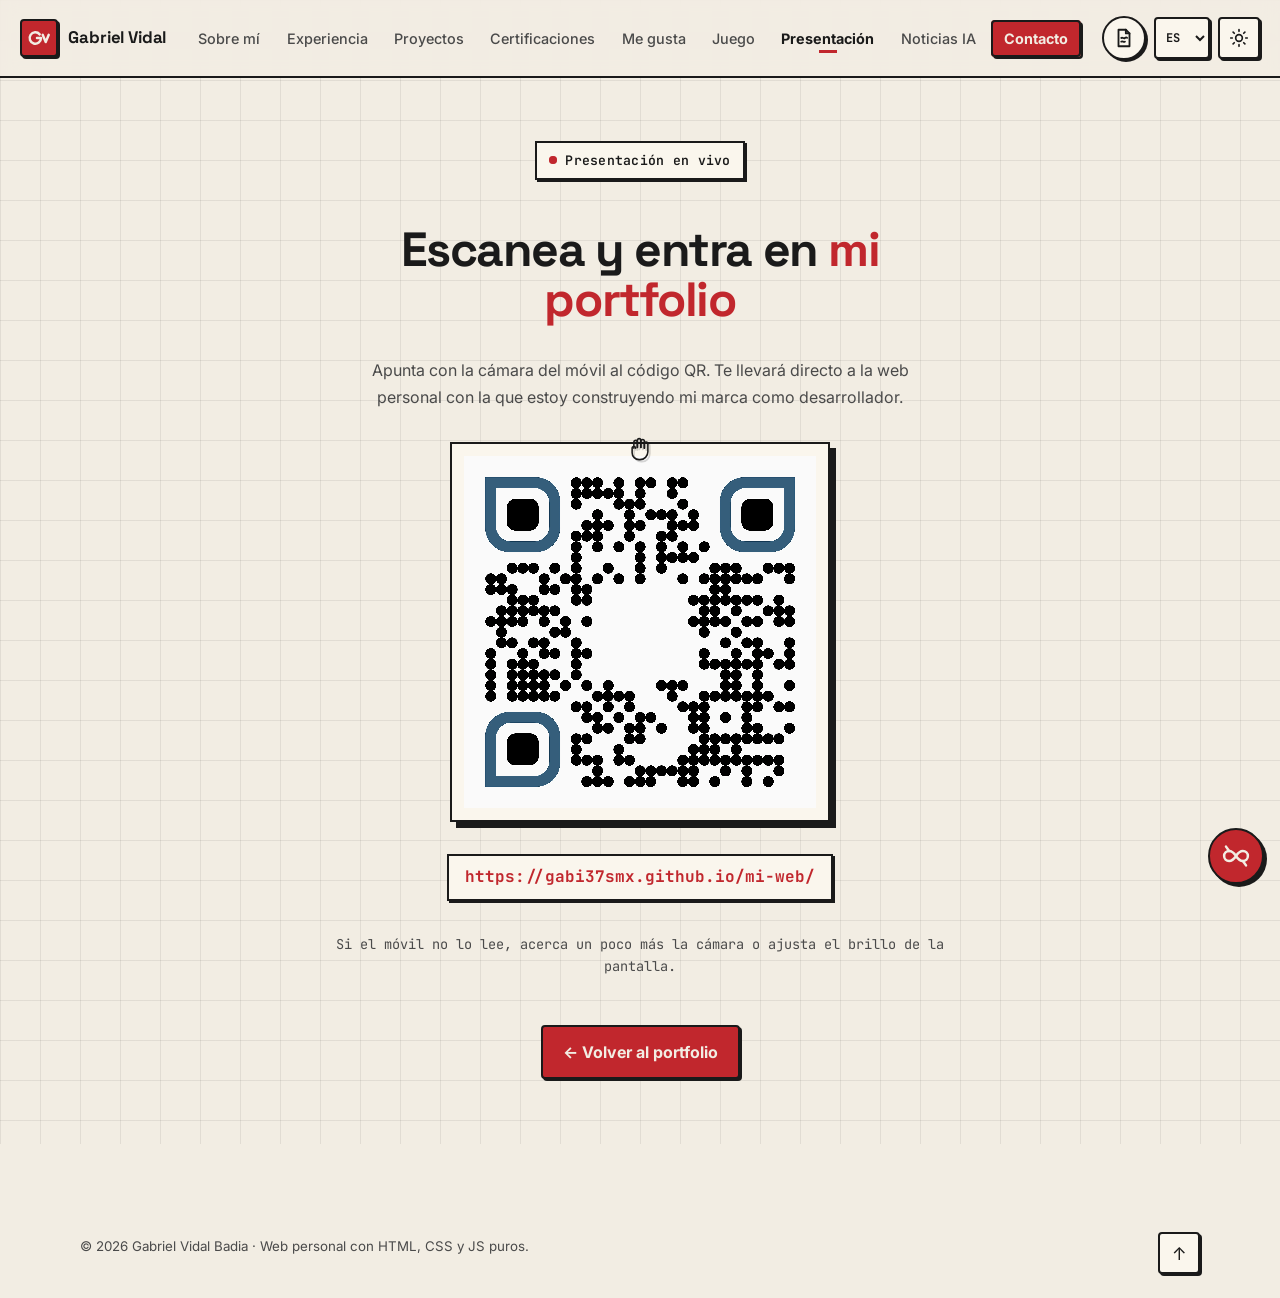
<file: presentacion.html>
<!DOCTYPE html>
<html lang="es" translate="no" data-theme="light" data-skin="topo">
<head>
  <meta charset="UTF-8" />
  <meta name="google" content="notranslate" />
  <meta name="viewport" content="width=device-width, initial-scale=1.0, viewport-fit=cover" />
  <meta name="theme-color" content="#f2ede3" id="metaTheme" />

  <script>
    (function () {
      try {
        var t = localStorage.getItem("theme");
        if (!t) t = "light";
        document.documentElement.setAttribute("data-theme", t);
      } catch (e) {}
    })();
  </script>
  <script>
    /* Skin (estilo visual): se aplica antes de pintar para evitar parpadeos, igual que el tema claro/oscuro */
    (function () {
      var d = document.documentElement, s = "topo";
      try { var v = localStorage.getItem("skin"); if (v === "omarchy" || v === "minecraft" || v === "matrix") s = v; } catch (e) {}
      d.setAttribute("data-skin", s);
      try { var ot = localStorage.getItem("omarchy-theme"); if (ot && /^[a-z-]+$/.test(ot)) d.setAttribute("data-omarchy-theme", ot); } catch (e) {}
      var f = { minecraft: "family=Press+Start+2P&family=VT323" }[s];
      if (f) {
        var l = document.createElement("link");
        l.rel = "stylesheet";
        l.href = "https://fonts.googleapis.com/css2?" + f + "&display=swap";
        document.head.appendChild(l);
      }
    })();
  </script>

  <link rel="icon" type="image/svg+xml" href="favicon.svg" />

  <title>Presentación · Gabriel Vidal Badia</title>
  <meta name="description" content="Presentación de Gabriel Vidal Badia · Portfolio personal." />
  <meta name="author" content="Gabriel Vidal Badia" />
  <meta name="robots" content="noindex, follow" />

  <meta property="og:type" content="website" />
  <meta property="og:site_name" content="Gabriel Vidal Badia" />
  <meta property="og:title" content="Presentación · Gabriel Vidal Badia" />
  <meta property="og:description" content="Presentación de Gabriel Vidal Badia · Portfolio personal." />
  <meta property="og:url" content="https://gabi37smx.github.io/mi-web/presentacion.html" />
  <meta property="og:locale" content="es_ES" />
  <meta property="og:image" content="https://gabi37smx.github.io/mi-web/image/gabriel.webp" />
  <meta property="og:image:alt" content="Gabriel Vidal Badia, desarrollador en formación" />
  <meta name="twitter:card" content="summary_large_image" />
  <meta name="twitter:title" content="Presentación · Gabriel Vidal Badia" />
  <meta name="twitter:description" content="Presentación de Gabriel Vidal Badia · Portfolio personal." />
  <meta name="twitter:image" content="https://gabi37smx.github.io/mi-web/image/gabriel.webp" />

  <link rel="preconnect" href="https://fonts.googleapis.com" />
  <link rel="preconnect" href="https://fonts.gstatic.com" crossorigin />
  <link href="https://fonts.googleapis.com/css2?family=Space+Grotesk:wght@400;500;600;700&family=Inter:wght@400;500;600;700&family=JetBrains+Mono:wght@400;500;700&display=swap" rel="stylesheet" />

  <link rel="stylesheet" href="css/00-base.css" />
  <link rel="stylesheet" href="css/10-certificaciones.css" />
  <link rel="stylesheet" href="css/20-contacto.css" />
  <link rel="stylesheet" href="css/25-responsive.css" />
  <link rel="stylesheet" href="css/30-proyectos.css" />
  <link rel="stylesheet" href="css/35-qr-footer.css" />
  <link rel="stylesheet" href="css/40-noticias.css" />
  <link rel="stylesheet" href="css/50-identidad.css" />
  <link rel="stylesheet" href="css/60-skin-picker.css" />
  <link rel="stylesheet" href="css/61-skin-omarchy-casos.css" />
  <link rel="stylesheet" href="css/62-skin-minecraft.css" />
  <link rel="stylesheet" href="css/63-skin-matrix.css" />
  <link rel="stylesheet" href="css/64-skin-omarchy.css" />
  <link rel="stylesheet" href="css/65-skins-personalidad.css" />
  <link rel="stylesheet" href="css/70-movil.css" />
  <link rel="stylesheet" href="css/80-portada.css" />
  <link rel="stylesheet" href="css/81-carrusel.css" />

  <style>
    /* Estilos específicos de la página de presentación */
    .presentacion {
      position: relative;
      min-height: 100svh;
      display: grid;
      place-items: center;
      padding: 8rem 1.5rem 4rem;
      overflow: hidden;
    }

    .presentacion__inner {
      width: min(100% - 2rem, 640px);
      display: flex;
      flex-direction: column;
      align-items: center;
      gap: 2rem;
      text-align: center;
    }

    .presentacion__eyebrow {
      display: inline-flex;
      align-items: center;
      gap: .5rem;
      padding: .4rem .8rem;
      background: var(--surface);
      border: 2px solid var(--text);
      color: var(--text);
      font-size: .82rem;
      font-weight: 600;
      letter-spacing: .02em;
      font-family: var(--mono);
      box-shadow: 2px 2px 0 var(--text);
    }

    .presentacion__title {
      font-size: 3rem;
      line-height: 1.05;
      font-family: var(--display);
      font-weight: 700;
      letter-spacing: -.03em;
      margin: 0;
    }

    .presentacion__subtitle {
      color: var(--muted);
      max-width: 55ch;
      margin: 0;
      font-size: 1rem;
    }

    .presentacion__qr {
      display: block;
      width: clamp(240px, 60vw, 380px);
      height: auto;
      padding: .75rem;
      background: var(--surface);
      border: 2px solid var(--text);
      box-shadow: 6px 6px 0 var(--text);
      image-rendering: crisp-edges;
      image-rendering: pixelated;
    }

    .presentacion__url {
      display: inline-block;
      font-family: var(--mono);
      font-size: 1rem;
      font-weight: 700;
      color: var(--accent);
      background: var(--surface);
      border: 2px solid var(--text);
      padding: .5rem 1rem;
      box-shadow: 2px 2px 0 var(--text);
      word-break: break-all;
    }

    .presentacion__hint {
      font-family: var(--mono);
      font-size: .85rem;
      color: var(--muted);
      margin: 0;
    }

    .presentacion__back {
      margin-top: 1rem;
    }

    @media (max-width: 720px) {
      .presentacion__title { font-size: 2.2rem; }
      .presentacion__inner { gap: 1.5rem; }
      .presentacion__url { font-size: .85rem; }
    }
  </style>
</head>
<body>

  <a class="skip-link" href="#contenido">Saltar al contenido</a>

  <header class="site-header" id="inicio">
    <div class="container header-inner">
      <a href="index.html" class="logo" aria-label="Inicio">
        <span class="logo-mark"><svg class="logo-svg" viewBox="0 0 64 64" fill="none" stroke="currentColor" stroke-width="6" stroke-linecap="round" stroke-linejoin="round" aria-hidden="true" focusable="false"><path d="M33.7 23 A14 14 0 1 0 37 32 H27"/><path d="M41 24 L48.5 42 L56 24"/></svg></span>
        <span class="logo-text">Gabriel Vidal</span>
      </a>

      <nav class="main-nav" aria-label="Navegación principal">
        <ul class="nav-list" id="nav-list">
          <li><a href="index.html#sobre-mi" class="nav-link">Sobre mí</a></li>
          <li><a href="index.html#hecho" class="nav-link">Experiencia</a></li>
          <li><a href="proyectos.html" class="nav-link">Proyectos</a></li>
          <li><a href="index.html#certs" class="nav-link">Certificaciones</a></li>
          <li><a href="index.html#gusta" class="nav-link">Me gusta</a></li>
          <li><a href="juego.html" class="nav-link">Juego</a></li>
          <li><a href="presentacion.html" class="nav-link" aria-current="page">Presentación</a></li>
          <li><a href="noticias.html" class="nav-link">Noticias IA</a></li>
          <li><a href="contacto.html" class="nav-link nav-cta">Contacto</a></li>
        </ul>
      </nav>

      <div class="header-actions">
        <div class="skin-picker" id="skinPicker">
          <button type="button" class="skin-picker__btn" id="skinPickerBtn" aria-label="Cambiar estilo visual" title="Cambiar estilo visual" aria-haspopup="true" aria-expanded="false" aria-controls="skinWheel">
            <svg class="skin-ico skin-ico--topo" viewBox="0 0 24 24" fill="none" stroke="currentColor" stroke-width="2" stroke-linecap="round" stroke-linejoin="round" aria-hidden="true" focusable="false"><path d="M6 3h8l4 4v14H6z"/><path d="M14 3v4h4"/><path d="M9 12c1.4-1.2 2.6 1.2 4 0s2-.6 2.4-.2M9 16c1.4-1.2 2.6 1.2 4 0"/></svg>
            <svg class="skin-ico skin-ico--omarchy" viewBox="0 0 24 24" fill="none" stroke="currentColor" stroke-width="2" stroke-linecap="round" stroke-linejoin="round" aria-hidden="true" focusable="false"><rect x="3" y="4" width="8" height="16" rx="1.5"/><rect x="13" y="4" width="8" height="7" rx="1.5"/><rect x="13" y="13" width="8" height="7" rx="1.5"/></svg>
            <svg class="skin-ico skin-ico--minecraft" viewBox="0 0 24 24" fill="none" stroke="currentColor" stroke-width="2" stroke-linecap="round" stroke-linejoin="round" aria-hidden="true" focusable="false"><path d="M12 3l8 4.5v9L12 21l-8-4.5v-9z"/><path d="M12 12l8-4.5M12 12L4 7.5M12 12v9"/></svg>
            <svg class="skin-ico skin-ico--matrix" viewBox="0 0 24 24" fill="none" stroke="currentColor" stroke-width="2" stroke-linecap="round" stroke-linejoin="round" aria-hidden="true" focusable="false"><path d="M5 7l5 5-5 5"/><path d="M13 17h6"/></svg>
          </button>
          <div class="skin-picker__wheel" id="skinWheel" role="radiogroup" aria-label="Estilo visual"></div>
        </div>
        <select id="languageSelect" class="language-select" aria-label="Idioma">
          <option value="es">ES</option>
          <option value="val">VA</option>
          <option value="en">EN</option>
        </select>
        <button class="sound-toggle" id="soundToggle" type="button"
                aria-label="Activar sonidos" aria-pressed="false" hidden>
          <svg class="icon icon-sound-off" viewBox="0 0 24 24" fill="none" stroke="currentColor" stroke-width="2" stroke-linecap="round" stroke-linejoin="round" aria-hidden="true">
            <path d="M11 5 6 9H2v6h4l5 4z"/>
            <line x1="22" y1="9" x2="16" y2="15"/>
            <line x1="16" y1="9" x2="22" y2="15"/>
          </svg>
          <svg class="icon icon-sound-on" viewBox="0 0 24 24" fill="none" stroke="currentColor" stroke-width="2" stroke-linecap="round" stroke-linejoin="round" aria-hidden="true">
            <path d="M11 5 6 9H2v6h4l5 4z"/>
            <path d="M15.54 8.46a5 5 0 0 1 0 7.07"/>
            <path d="M19.07 4.93a10 10 0 0 1 0 14.14"/>
          </svg>
        </button>
        <button id="themeToggle" class="theme-toggle" aria-label="Cambiar a modo oscuro" aria-pressed="false" title="Cambiar tema">
          <svg class="icon icon-sun" viewBox="0 0 24 24" fill="none" stroke="currentColor" stroke-width="2" stroke-linecap="round" stroke-linejoin="round" aria-hidden="true">
            <circle cx="12" cy="12" r="4"/><path d="M12 2v2M12 20v2M4.93 4.93l1.41 1.41M17.66 17.66l1.41 1.41M2 12h2M20 12h2M4.93 19.07l1.41-1.41M17.66 6.34l1.41-1.41"/>
          </svg>
          <svg class="icon icon-moon" viewBox="0 0 24 24" fill="none" stroke="currentColor" stroke-width="2" stroke-linecap="round" stroke-linejoin="round" aria-hidden="true">
            <path d="M21 12.79A9 9 0 1 1 11.21 3 7 7 0 0 0 21 12.79z"/>
          </svg>
        </button>

        <button class="nav-toggle" aria-label="Abrir menú" aria-expanded="false" aria-controls="nav-list">
          <span></span><span></span><span></span>
        </button>
      </div>
    </div>
  </header>

  <main class="presentacion" id="contenido">
    <div class="hero-bg" aria-hidden="true"></div>
    <div class="presentacion__inner">

      <p class="presentacion__eyebrow"><span class="dot"></span> Presentación en vivo</p>

      <h1 class="presentacion__title">
        Escanea y entra en <span class="accent-text">mi portfolio</span>
      </h1>

      <p class="presentacion__subtitle">
        Apunta con la cámara del móvil al código QR. Te llevará directo a la web personal
        con la que estoy construyendo mi marca como desarrollador.
      </p>

      <img
        src="image/qr-web.webp"
        alt="Código QR para acceder al portfolio personal de Gabriel Vidal Badia"
        class="presentacion__qr"
        width="800"
        height="800" />

      <span class="presentacion__url">https://gabi37smx.github.io/mi-web/</span>

      <p class="presentacion__hint">Si el móvil no lo lee, acerca un poco más la cámara o ajusta el brillo de la pantalla.</p>

      <div class="presentacion__back">
        <a href="index.html" class="btn btn-primary">
          ← Volver al portfolio
        </a>
      </div>

    </div>
  </main>

  <footer class="site-footer">
    <div class="container footer-bottom">
      <p><small>© <span id="year"></span> Gabriel Vidal Badia · Web personal con HTML, CSS y JS puros.</small></p>
      <button id="toTop" class="to-top" aria-label="Volver arriba">↑</button>
    </div>
  </footer>

  <script src="language.js"></script>
  <script src="script.js"></script>
  <script src="skin-picker.js" defer></script>
  <script src="matrix-effects.js" defer></script>
  <script src="omarchy-effects.js" defer></script>
  <script src="easter-eggs.js" defer></script>
  <script src="chatbot.js" defer></script>
</body>
</html>
</file>
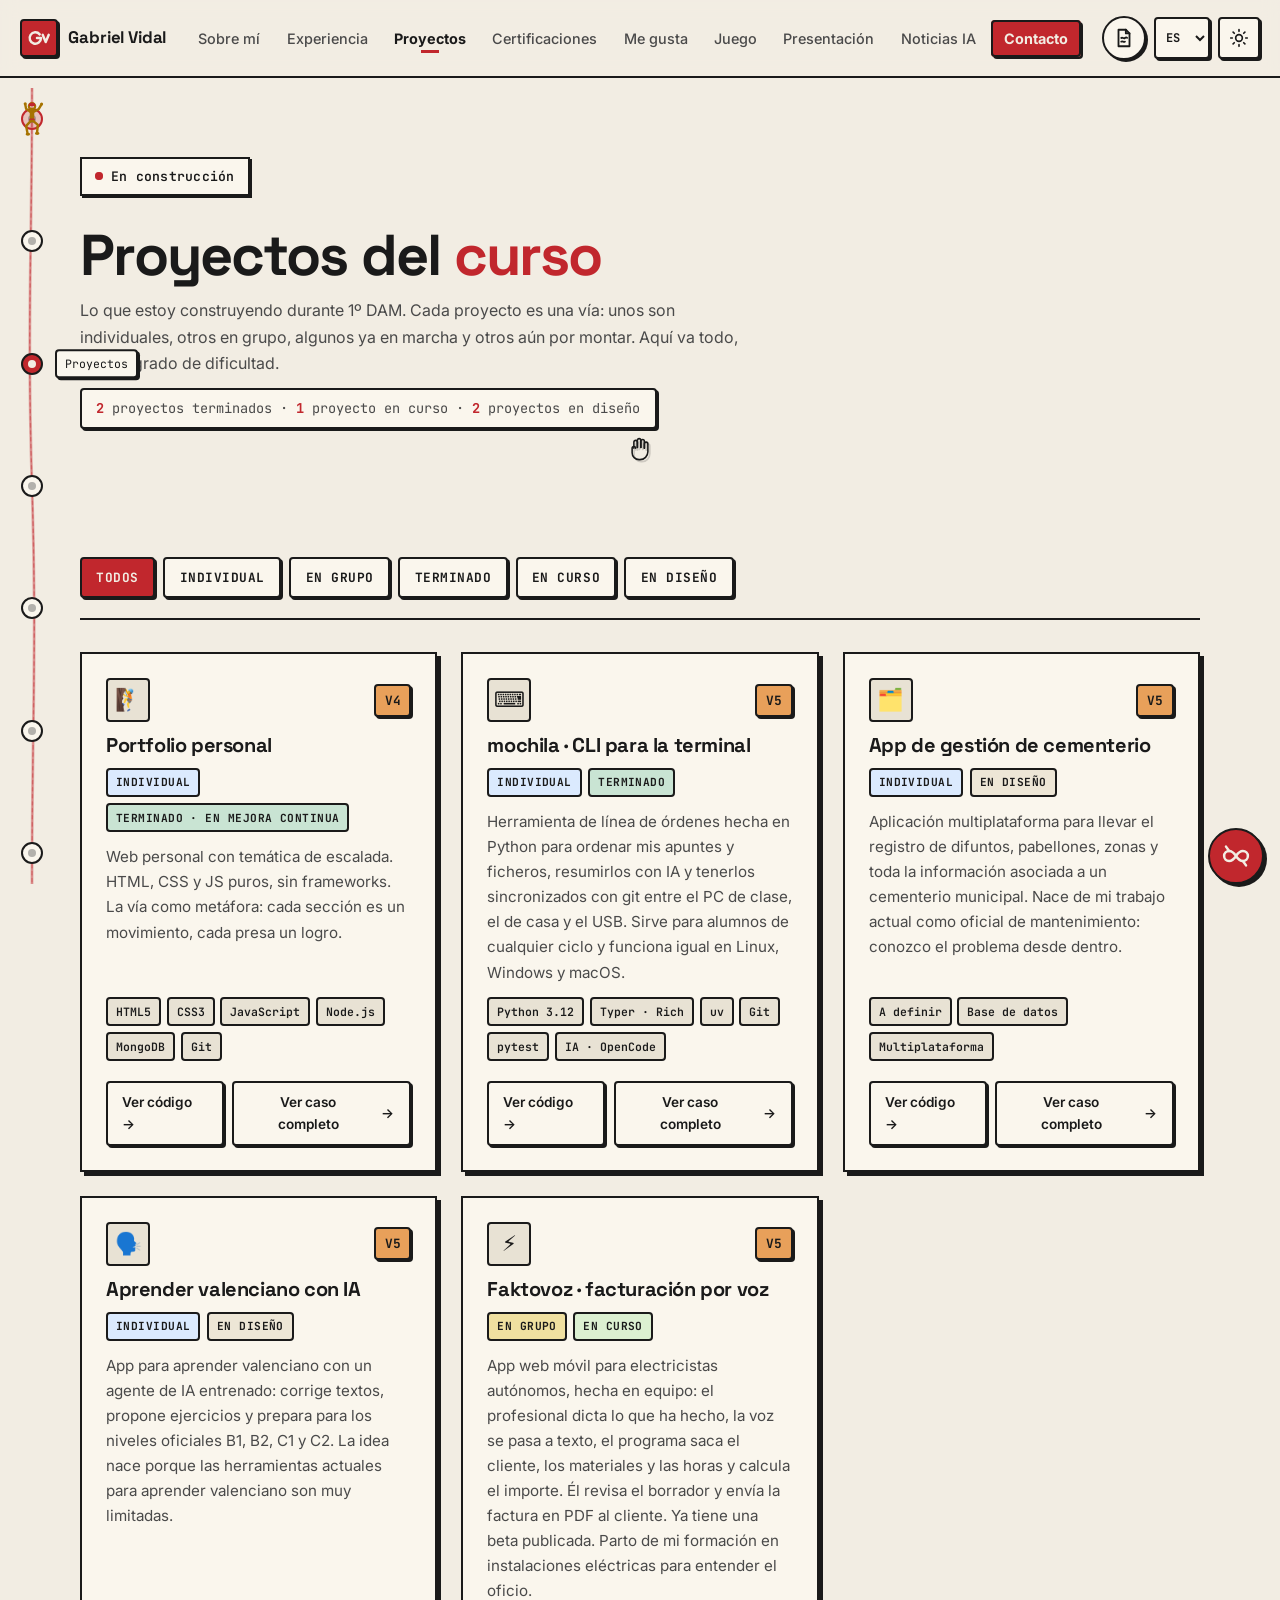
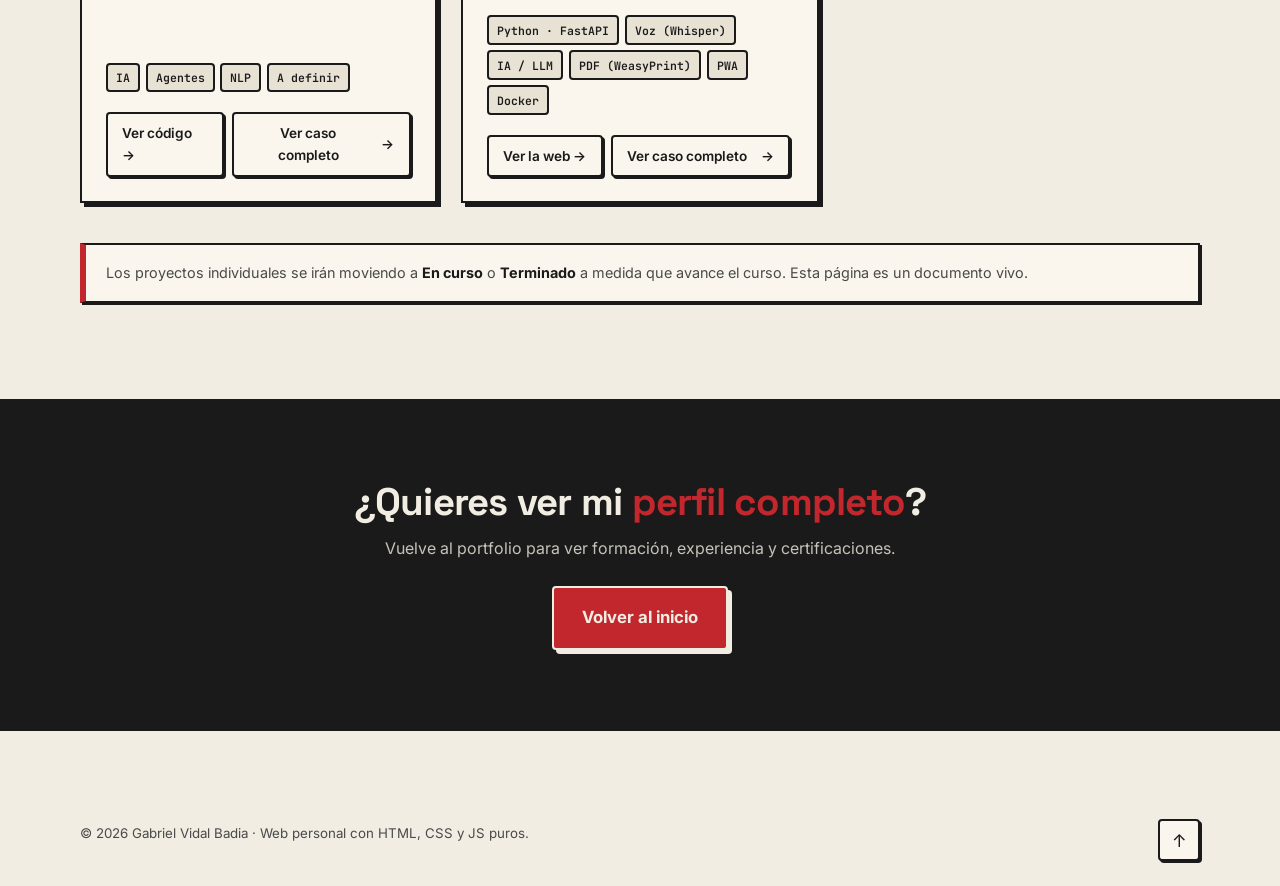
<file: proyectos.html>
<!DOCTYPE html>
<html lang="es" translate="no" data-theme="light" data-skin="topo">
<head>
  <meta charset="UTF-8" />
  <meta name="google" content="notranslate" />
  <meta name="viewport" content="width=device-width, initial-scale=1.0, viewport-fit=cover" />
  <meta name="theme-color" content="#f2ede3" id="metaTheme" />

  <script>
    (function () {
      try {
        var t = localStorage.getItem("theme");
        if (!t) t = "light";
        document.documentElement.setAttribute("data-theme", t);
      } catch (e) {}
    })();
  </script>
  <script>
    /* Skin (estilo visual): se aplica antes de pintar para evitar parpadeos, igual que el tema claro/oscuro */
    (function () {
      var d = document.documentElement, s = "topo";
      try { var v = localStorage.getItem("skin"); if (v === "omarchy" || v === "minecraft" || v === "matrix") s = v; } catch (e) {}
      d.setAttribute("data-skin", s);
      try { var ot = localStorage.getItem("omarchy-theme"); if (ot && /^[a-z-]+$/.test(ot)) d.setAttribute("data-omarchy-theme", ot); } catch (e) {}
      var f = { minecraft: "family=Press+Start+2P&family=VT323" }[s];
      if (f) {
        var l = document.createElement("link");
        l.rel = "stylesheet";
        l.href = "https://fonts.googleapis.com/css2?" + f + "&display=swap";
        document.head.appendChild(l);
      }
    })();
  </script>

  <link rel="icon" type="image/svg+xml" href="favicon.svg" />

  <title>Proyectos · Gabriel Vidal Badia</title>
  <meta name="description" content="Proyectos en curso de Gabriel Vidal Badia: portfolio personal, dam (CLI para la terminal), app de gestión de cementerio, app de aprendizaje de valenciano con IA y facturación para electricistas." />
  <meta name="author" content="Gabriel Vidal Badia" />
  <meta name="robots" content="index, follow" />
  <link rel="canonical" href="https://gabi37smx.github.io/mi-web/proyectos.html" />

  <meta property="og:type" content="website" />
  <meta property="og:site_name" content="Gabriel Vidal Badia" />
  <meta property="og:title" content="Proyectos · Gabriel Vidal Badia" />
  <meta property="og:description" content="Proyectos en curso de Gabriel Vidal Badia: portfolio personal, dam (CLI para la terminal), app de gestión de cementerio, app de aprendizaje de valenciano con IA y facturación para electricistas." />
  <meta property="og:url" content="https://gabi37smx.github.io/mi-web/proyectos.html" />
  <meta property="og:locale" content="es_ES" />
  <meta property="og:image" content="https://gabi37smx.github.io/mi-web/image/gabriel.webp" />
  <meta property="og:image:alt" content="Gabriel Vidal Badia, desarrollador en formación" />
  <meta name="twitter:card" content="summary_large_image" />
  <meta name="twitter:title" content="Proyectos · Gabriel Vidal Badia" />
  <meta name="twitter:description" content="Proyectos en curso de Gabriel Vidal Badia: portfolio personal, dam (CLI para la terminal), app de gestión de cementerio, app de aprendizaje de valenciano con IA y facturación para electricistas." />
  <meta name="twitter:image" content="https://gabi37smx.github.io/mi-web/image/gabriel.webp" />

  <link rel="preconnect" href="https://fonts.googleapis.com" />
  <link rel="preconnect" href="https://fonts.gstatic.com" crossorigin />
  <!-- Fuentes: se piden en paralelo y se aplican al llegar, sin bloquear el primer pintado (display=swap ya evita texto invisible) -->
  <link rel="preload" as="style" href="https://fonts.googleapis.com/css2?family=Space+Grotesk:wght@400;500;600;700&family=Inter:wght@400;500;600;700&family=JetBrains+Mono:wght@400;500;700&display=swap" onload="this.onload=null;this.rel='stylesheet'" />
  <noscript><link rel="stylesheet" href="https://fonts.googleapis.com/css2?family=Space+Grotesk:wght@400;500;600;700&family=Inter:wght@400;500;600;700&family=JetBrains+Mono:wght@400;500;700&display=swap" /></noscript>

  <link rel="stylesheet" href="css/00-base.css" />
  <link rel="stylesheet" href="css/10-certificaciones.css" />
  <link rel="stylesheet" href="css/20-contacto.css" />
  <link rel="stylesheet" href="css/25-responsive.css" />
  <link rel="stylesheet" href="css/30-proyectos.css" />
  <link rel="stylesheet" href="css/35-qr-footer.css" />
  <link rel="stylesheet" href="css/40-noticias.css" />
  <link rel="stylesheet" href="css/50-identidad.css" />
  <link rel="stylesheet" href="css/60-skin-picker.css" />
  <link rel="stylesheet" href="css/61-skin-omarchy-casos.css" />
  <link rel="stylesheet" href="css/62-skin-minecraft.css" />
  <link rel="stylesheet" href="css/63-skin-matrix.css" />
  <link rel="stylesheet" href="css/64-skin-omarchy.css" />
  <link rel="stylesheet" href="css/65-skins-personalidad.css" />
  <link rel="stylesheet" href="css/70-movil.css" />
  <link rel="stylesheet" href="css/80-portada.css" />
  <link rel="stylesheet" href="css/81-carrusel.css" />
</head>
<body>

  <aside class="climb-rail" aria-label="Progreso de la vía">
    <svg class="climb-rope" viewBox="0 0 24 100" preserveAspectRatio="none" aria-hidden="true">
      <path d="M12 0 C 12 20, 6 30, 12 50 C 18 70, 12 80, 12 100"
            fill="none" stroke="currentColor" stroke-width="3" stroke-linecap="round"
            vector-effect="non-scaling-stroke" opacity="0.4" />
      <path d="M12 0 C 12 20, 6 30, 12 50 C 18 70, 12 80, 12 100"
            fill="none" stroke="currentColor" stroke-width="1.5" stroke-linecap="round"
            stroke-dasharray="3 4" vector-effect="non-scaling-stroke" opacity="1" />
      <path d="M12 0 C 12 20, 6 30, 12 50 C 18 70, 12 80, 12 100"
            fill="none" stroke="currentColor" stroke-width="1.5" stroke-linecap="round"
            stroke-dasharray="3 4" stroke-dashoffset="3.5"
            vector-effect="non-scaling-stroke" opacity="0.6" />
    </svg>

    <div class="climb-climber" id="climber"></div>

    <ul class="climb-holds">
      <li><a href="index.html#sobre-mi" class="climb-hold" data-section="sobre-mi" aria-label="Ir a Sobre mí"><span class="climb-hold__label">Sobre mí</span></a></li>
      <li><a href="index.html#hecho"    class="climb-hold" data-section="hecho"    aria-label="Ir a Experiencia"><span class="climb-hold__label">Experiencia</span></a></li>
      <li><a href="proyectos.html"      class="climb-hold is-active" data-section="proyectos" aria-label="Proyectos"><span class="climb-hold__label">Proyectos</span></a></li>
      <li><a href="index.html#certs"    class="climb-hold" data-section="certs"    aria-label="Ir a Certificaciones"><span class="climb-hold__label">Certificaciones</span></a></li>
      <li><a href="index.html#gusta"    class="climb-hold" data-section="gusta"    aria-label="Ir a Me gusta"><span class="climb-hold__label">Me gusta</span></a></li>
      <li><a href="juego.html" class="climb-hold" data-section="juego" aria-label="Ir a Juego"><span class="climb-hold__label">Juego</span></a></li>
      <li><a href="contacto.html"       class="climb-hold" data-section="contacto" aria-label="Contacto"><span class="climb-hold__label">Contacto</span></a></li>
    </ul>
  </aside>

  <a class="skip-link" href="#contenido">Saltar al contenido</a>

  <header class="site-header" id="inicio">
    <div class="container header-inner">
      <a href="index.html" class="logo" aria-label="Inicio">
        <span class="logo-mark"><svg class="logo-svg" viewBox="0 0 64 64" fill="none" stroke="currentColor" stroke-width="6" stroke-linecap="round" stroke-linejoin="round" aria-hidden="true" focusable="false"><path d="M33.7 23 A14 14 0 1 0 37 32 H27"/><path d="M41 24 L48.5 42 L56 24"/></svg></span>
        <span class="logo-text">Gabriel Vidal</span>
      </a>

      <nav class="main-nav" aria-label="Navegación principal">
        <ul class="nav-list">
          <li><a href="index.html#sobre-mi" class="nav-link">Sobre mí</a></li>
          <li><a href="index.html#hecho" class="nav-link">Experiencia</a></li>
          <li><a href="proyectos.html" class="nav-link" aria-current="page">Proyectos</a></li>
          <li><a href="index.html#certs" class="nav-link">Certificaciones</a></li>
          <li><a href="index.html#gusta" class="nav-link">Me gusta</a></li>
          <li><a href="juego.html" class="nav-link">Juego</a></li>
          <li><a href="presentacion.html" class="nav-link">Presentación</a></li>
          <li><a href="noticias.html" class="nav-link">Noticias IA</a></li>
          <li><a href="contacto.html" class="nav-link nav-cta">Contacto</a></li>
        </ul>
      </nav>

      <div class="header-actions">
        <div class="skin-picker" id="skinPicker">
          <button type="button" class="skin-picker__btn" id="skinPickerBtn" aria-label="Cambiar estilo visual" title="Cambiar estilo visual" aria-haspopup="true" aria-expanded="false" aria-controls="skinWheel">
            <svg class="skin-ico skin-ico--topo" viewBox="0 0 24 24" fill="none" stroke="currentColor" stroke-width="2" stroke-linecap="round" stroke-linejoin="round" aria-hidden="true" focusable="false"><path d="M6 3h8l4 4v14H6z"/><path d="M14 3v4h4"/><path d="M9 12c1.4-1.2 2.6 1.2 4 0s2-.6 2.4-.2M9 16c1.4-1.2 2.6 1.2 4 0"/></svg>
            <svg class="skin-ico skin-ico--omarchy" viewBox="0 0 24 24" fill="none" stroke="currentColor" stroke-width="2" stroke-linecap="round" stroke-linejoin="round" aria-hidden="true" focusable="false"><rect x="3" y="4" width="8" height="16" rx="1.5"/><rect x="13" y="4" width="8" height="7" rx="1.5"/><rect x="13" y="13" width="8" height="7" rx="1.5"/></svg>
            <svg class="skin-ico skin-ico--minecraft" viewBox="0 0 24 24" fill="none" stroke="currentColor" stroke-width="2" stroke-linecap="round" stroke-linejoin="round" aria-hidden="true" focusable="false"><path d="M12 3l8 4.5v9L12 21l-8-4.5v-9z"/><path d="M12 12l8-4.5M12 12L4 7.5M12 12v9"/></svg>
            <svg class="skin-ico skin-ico--matrix" viewBox="0 0 24 24" fill="none" stroke="currentColor" stroke-width="2" stroke-linecap="round" stroke-linejoin="round" aria-hidden="true" focusable="false"><path d="M5 7l5 5-5 5"/><path d="M13 17h6"/></svg>
          </button>
          <div class="skin-picker__wheel" id="skinWheel" role="radiogroup" aria-label="Estilo visual"></div>
        </div>
        <select id="languageSelect" class="language-select" aria-label="Idioma">
          <option value="es">ES</option>
          <option value="val">VA</option>
          <option value="en">EN</option>
        </select>
        <button class="sound-toggle" id="soundToggle" type="button"
                aria-label="Activar sonidos" aria-pressed="false" hidden>
          <svg class="icon icon-sound-off" viewBox="0 0 24 24" fill="none" stroke="currentColor" stroke-width="2" stroke-linecap="round" stroke-linejoin="round" aria-hidden="true">
            <path d="M11 5 6 9H2v6h4l5 4z"/>
            <line x1="22" y1="9" x2="16" y2="15"/>
            <line x1="16" y1="9" x2="22" y2="15"/>
          </svg>
          <svg class="icon icon-sound-on" viewBox="0 0 24 24" fill="none" stroke="currentColor" stroke-width="2" stroke-linecap="round" stroke-linejoin="round" aria-hidden="true">
            <path d="M11 5 6 9H2v6h4l5 4z"/>
            <path d="M15.54 8.46a5 5 0 0 1 0 7.07"/>
            <path d="M19.07 4.93a10 10 0 0 1 0 14.14"/>
          </svg>
        </button>
        <button id="themeToggle" class="theme-toggle" aria-label="Cambiar a modo oscuro" aria-pressed="false" title="Cambiar tema">
          <svg class="icon icon-sun" viewBox="0 0 24 24" fill="none" stroke="currentColor" stroke-width="2" stroke-linecap="round" stroke-linejoin="round" aria-hidden="true">
            <circle cx="12" cy="12" r="4"/><path d="M12 2v2M12 20v2M4.93 4.93l1.41 1.41M17.66 17.66l1.41 1.41M2 12h2M20 12h2M4.93 19.07l1.41-1.41M17.66 6.34l1.41-1.41"/>
          </svg>
          <svg class="icon icon-moon" viewBox="0 0 24 24" fill="none" stroke="currentColor" stroke-width="2" stroke-linecap="round" stroke-linejoin="round" aria-hidden="true">
            <path d="M21 12.79A9 9 0 1 1 11.21 3 7 7 0 0 0 21 12.79z"/>
          </svg>
        </button>

        <button class="nav-toggle" aria-label="Abrir menú" aria-expanded="false" aria-controls="nav-list">
          <span></span><span></span><span></span>
        </button>
      </div>
    </div>
  </header>

  <main id="contenido">

    <section class="projects-hero">
      <div class="container">
        <p class="hero-eyebrow"><span class="dot"></span> En construcción</p>
        <h1 class="projects-title">
          Proyectos del <span class="accent-text">curso</span>
        </h1>
        <p class="projects-subtitle">
          Lo que estoy construyendo durante 1º DAM. Cada proyecto es una vía: unos son individuales, otros en grupo,
          algunos ya en marcha y otros aún por montar. Aquí va todo, con su grado de dificultad.
        </p>
        <p class="certs-counter">
          <strong>2</strong> proyectos terminados · <strong>1</strong> proyecto en curso · <strong>2</strong> proyectos en diseño
        </p>
      </div>
    </section>

    <section class="section">
      <div class="container">

        <!-- Filtros -->
        <div class="projects-filters" role="group" aria-label="Filtrar proyectos">
          <button class="filter-btn is-active" data-filter="all">Todos</button>
          <button class="filter-btn" data-filter="individual">Individual</button>
          <button class="filter-btn" data-filter="grupo">En grupo</button>
          <button class="filter-btn" data-filter="terminado">Terminado</button>
          <button class="filter-btn" data-filter="curso">En curso</button>
          <button class="filter-btn" data-filter="idea">En diseño</button>
        </div>

        <!-- Grid de proyectos -->
        <div class="projects-grid" id="projectsGrid">

          <!-- Portfolio -->
          <article class="project-card" data-type="individual terminado">
            <div class="project-card__head">
              <div class="project-card__icon" aria-hidden="true">🧗</div>
              <span class="project-card__grade">V4</span>
            </div>
            <h2 class="project-card__title">Portfolio personal</h2>
            <div class="project-card__meta">
              <span class="tag tag--individual">Individual</span>
              <span class="tag tag--terminado">Terminado · en mejora continua</span>
            </div>
            <p class="project-card__desc">
              Web personal con temática de escalada. HTML, CSS y JS puros, sin frameworks.
              La vía como metáfora: cada sección es un movimiento, cada presa un logro.
            </p>
            <ul class="project-card__stack">
              <li>HTML5</li>
              <li>CSS3</li>
              <li>JavaScript</li>
              <li>Node.js</li>
              <li>MongoDB</li>
              <li>Git</li>
            </ul>
            <div class="project-card__actions">
              <a href="https://github.com/gabi37smx/mi-web" target="_blank" rel="noopener noreferrer" class="btn btn-ghost btn-sm">Ver código →</a>
              <button type="button" class="btn btn-ghost btn-sm js-toggle-case" aria-expanded="false" aria-controls="case-portfolio">
                Ver caso completo <span class="js-toggle-icon" aria-hidden="true">→</span>
              </button>
            </div>
            <div class="project-card__case" id="case-portfolio" hidden>
              <div class="case-block">
                <h3 class="case-block__title">Problema</h3>
                <p>Necesitaba una marca personal para darme a conocer, una ventana a quién soy y, a la vez, un proyecto donde aplicar todo lo aprendido durante 1º DAM.</p>
              </div>
              <div class="case-block">
                <h3 class="case-block__title">Solución</h3>
                <p>Web construida con HTML, CSS y JavaScript puros, sin frameworks. Backend propio con Node.js y Express, base de datos MongoDB y envío de emails con Resend. Frontend desplegado en GitHub Pages y backend en Render.</p>
              </div>
              <div class="case-block">
                <h3 class="case-block__title">Resultado</h3>
                <p>Web online accesible desde cualquier dispositivo, con formulario real que envía emails, panel de administración, tres idiomas, widget del tiempo en directo y certificaciones. Todo versionado con Git a lo largo de más de 25 commits.</p>
              </div>
            </div>
          </article>

          <!-- CLI mochila (antes dam) -->
          <article class="project-card" data-type="individual terminado">
            <div class="project-card__head">
              <div class="project-card__icon" aria-hidden="true">⌨️</div>
              <span class="project-card__grade">V5</span>
            </div>
            <h2 class="project-card__title">mochila · CLI para la terminal</h2>
            <div class="project-card__meta">
              <span class="tag tag--individual">Individual</span>
              <span class="tag tag--terminado">Terminado</span>
            </div>
            <p class="project-card__desc">
              Herramienta de línea de órdenes hecha en Python para ordenar mis apuntes y ficheros, resumirlos con IA
              y tenerlos sincronizados con git entre el PC de clase, el de casa y el USB.
              Sirve para alumnos de cualquier ciclo y funciona igual en Linux, Windows y macOS.
            </p>
            <ul class="project-card__stack">
              <li>Python 3.12</li>
              <li>Typer · Rich</li>
              <li>uv</li>
              <li>Git</li>
              <li>pytest</li>
              <li>IA · OpenCode</li>
            </ul>
            <div class="project-card__actions">
              <a href="https://github.com/gabi37smx/Terminal_CLI" target="_blank" rel="noopener noreferrer" class="btn btn-ghost btn-sm">Ver código →</a>
              <button type="button" class="btn btn-ghost btn-sm js-toggle-case" aria-expanded="false" aria-controls="case-dam">
                Ver caso completo <span class="js-toggle-icon" aria-hidden="true">→</span>
              </button>
            </div>
            <div class="project-card__case" id="case-dam" hidden>
              <div class="case-block">
                <h3 class="case-block__title">Problema</h3>
                <p>Cada semana perdía tiempo ordenando Descargas a mano, borrando temporales y convirtiendo fotos para que pesaran menos. Además, tenía los apuntes repartidos entre el PC de clase, el de casa y el USB, con el riesgo de perder o pisar algo.</p>
              </div>
              <div class="case-block">
                <h3 class="case-block__title">Solución</h3>
                <p>Un comando, mochila (al principio se llamaba dam), hecho en Python con Typer. Las acciones se describen en un acciones.json que se valida entero antes de tocar un solo fichero: ordenar los apuntes por asignatura y unidad (mirando el nombre, la extensión y hasta el texto de los PDF), limpiar temporales, convertir imágenes a WebP, renombrar capturas, copiar entregas y mover los zip. Con IA, usando el servidor del instituto o OpenCode, resume un tema, pone nombre a las descargas y adivina de qué asignatura es cada fichero. mochila crear-almacen prepara un repositorio privado de apuntes para tu ciclo y mochila sync lo sincroniza con git sin pisar nada. scan-secrets, test-links y check-headers buscan claves expuestas, enlaces rotos y cabeceras de seguridad que faltan.</p>
              </div>
              <div class="case-block">
                <h3 class="case-block__title">Ejemplos</h3>
                <ul class="case-examples">
                  <li><code>mochila ejecutar ordenar ~/Descargas --simular</code><span>Enseña adónde iría cada apunte, sin tocar nada.</span></li>
                  <li><code>mochila ejecutar repasar-carpeta .</code><span>Varias acciones seguidas: borra temporales, renombra capturas, las pasa a WebP y guarda los zip.</span></li>
                  <li><code>mochila ejecutar resumir-tema tema-3.pdf</code><span>Resume un tema con IA en un .md al lado del apunte.</span></li>
                  <li><code>mochila ejecutar nombrar-descargas</code><span>Pone nombre a «documento (3).pdf» según lo que dice dentro.</span></li>
                  <li><code>mochila sync</code><span>Sube y baja los apuntes con git: en clase, en casa y en el USB, lo mismo.</span></li>
                  <li><code>mochila scan-secrets --historial</code><span>Busca claves expuestas en todo el historial de git.</span></li>
                </ul>
              </div>
              <div class="case-block">
                <h3 class="case-block__title">Resultado</h3>
                <p>Terminado y publicado: versión 1.3.1. Funciona en Linux, Windows y macOS (718 pruebas automáticas que pasan en los tres en cada cambio) y no hay ni una clave en el repositorio ni en su historial. Las acciones se pueden combinar sin tocar código, todas tienen un modo --simular que enseña qué harían sin tocar nada, y la ayuda va en español con ejemplos. Un amigo lo instaló desde cero con su propia cuenta de GitHub siguiendo solo el README, y lo que falló acabó en issues y arreglos. Antes de entregarlo intenté romperlo con más de 30 entradas mal hechas a propósito: ninguna da un error feo, solo mensajes claros. Con check-headers subí el backend de esta web de 0 a 6 cabeceras de seguridad.</p>
              </div>
            </div>
          </article>

          <!-- App Cementerio -->
          <article class="project-card" data-type="individual idea">
            <div class="project-card__head">
              <div class="project-card__icon" aria-hidden="true">🗂️</div>
              <span class="project-card__grade">V5</span>
            </div>
            <h2 class="project-card__title">App de gestión de cementerio</h2>
            <div class="project-card__meta">
              <span class="tag tag--individual">Individual</span>
              <span class="tag tag--idea">En diseño</span>
            </div>
            <p class="project-card__desc">
              Aplicación multiplataforma para llevar el registro de difuntos, pabellones, zonas y
              toda la información asociada a un cementerio municipal. Nace de mi trabajo actual
              como oficial de mantenimiento: conozco el problema desde dentro.
            </p>
            <ul class="project-card__stack">
              <li>A definir</li>
              <li>Base de datos</li>
              <li>Multiplataforma</li>
            </ul>
            <div class="project-card__actions">
              <a href="#" class="btn btn-ghost btn-sm">Ver código →</a>
              <button type="button" class="btn btn-ghost btn-sm js-toggle-case" aria-expanded="false" aria-controls="case-cementerio">
                Ver caso completo <span class="js-toggle-icon" aria-hidden="true">→</span>
              </button>
            </div>
            <div class="project-card__case" id="case-cementerio" hidden>
              <div class="case-block">
                <h3 class="case-block__title">Problema</h3>
                <p>En el Ayuntamiento de Ollería, donde trabajo como oficial de mantenimiento, la gestión del cementerio se hace hoy con papel y hojas de cálculo. Encontrar dónde está enterrada una persona, consultar qué pabellones están libres o cuadrar los entierros es lento y propenso a errores.</p>
              </div>
              <div class="case-block">
                <h3 class="case-block__title">Solución</h3>
                <p>App multiplataforma con una base de datos real, diseñada desde dentro. Conozco el cementerio, a los compañeros que la van a usar y la información que necesitan en cada momento del día a día.</p>
              </div>
              <div class="case-block">
                <h3 class="case-block__title">Resultado</h3>
                <p>En fase de diseño. El objetivo es digitalizar el proceso para que cualquier compañero del ayuntamiento consulte la información sin depender de mí y se reduzcan los errores humanos.</p>
              </div>
            </div>
          </article>

          <!-- App Valenciano IA -->
          <article class="project-card" data-type="individual idea">
            <div class="project-card__head">
              <div class="project-card__icon" aria-hidden="true">🗣️</div>
              <span class="project-card__grade">V5</span>
            </div>
            <h2 class="project-card__title">Aprender valenciano con IA</h2>
            <div class="project-card__meta">
              <span class="tag tag--individual">Individual</span>
              <span class="tag tag--idea">En diseño</span>
            </div>
            <p class="project-card__desc">
              App para aprender valenciano con un agente de IA entrenado: corrige textos, propone
              ejercicios y prepara para los niveles oficiales B1, B2, C1 y C2. La idea nace porque
              las herramientas actuales para aprender valenciano son muy limitadas.
            </p>
            <ul class="project-card__stack">
              <li>IA</li>
              <li>Agentes</li>
              <li>NLP</li>
              <li>A definir</li>
            </ul>
            <div class="project-card__actions">
              <a href="#" class="btn btn-ghost btn-sm">Ver código →</a>
              <button type="button" class="btn btn-ghost btn-sm js-toggle-case" aria-expanded="false" aria-controls="case-valenciano">
                Ver caso completo <span class="js-toggle-icon" aria-hidden="true">→</span>
              </button>
            </div>
            <div class="project-card__case" id="case-valenciano" hidden>
              <div class="case-block">
                <h3 class="case-block__title">Problema</h3>
                <p>Quiero aprender bien mi idioma materno, el valenciano, y preparar los exámenes oficiales (B1, B2, C1 y C2). Las apps actuales no cubren todas las destrezas de estos exámenes ni permiten entrenar de forma personalizada con corrección real de textos.</p>
              </div>
              <div class="case-block">
                <h3 class="case-block__title">Solución</h3>
                <p>App con un agente de IA que corrige textos, propone ejercicios, adapta el nivel y prepara cada destreza del examen oficial. La idea es ofrecer un entrenador personal de valenciano disponible 24/7 y familiarizado con el formato exacto de las pruebas.</p>
              </div>
              <div class="case-block">
                <h3 class="case-block__title">Resultado</h3>
                <p>En fase de diseño. El proyecto responde a la falta de herramientas para aprender bien el idioma, más allá de ejercicios básicos o aplicaciones genéricas que no conocen los exámenes oficiales.</p>
              </div>
            </div>
          </article>

          <!-- Faktovoz: facturación por voz para electricistas -->
          <article class="project-card" data-type="grupo curso">
            <div class="project-card__head">
              <div class="project-card__icon" aria-hidden="true">⚡</div>
              <span class="project-card__grade">V5</span>
            </div>
            <h2 class="project-card__title">Faktovoz · facturación por voz</h2>
            <div class="project-card__meta">
              <span class="tag tag--grupo">En grupo</span>
              <span class="tag tag--curso">En curso</span>
            </div>
            <p class="project-card__desc">
              App web móvil para electricistas autónomos, hecha en equipo: el profesional dicta lo que ha hecho, la voz se pasa a texto, el programa saca el cliente, los materiales y las horas y calcula el importe. Él revisa el borrador y envía la factura en PDF al cliente. Ya tiene una beta publicada. Parto de mi formación en instalaciones eléctricas para entender el oficio.
            </p>
            <ul class="project-card__stack">
              <li>Python · FastAPI</li>
              <li>Voz (Whisper)</li>
              <li>IA / LLM</li>
              <li>PDF (WeasyPrint)</li>
              <li>PWA</li>
              <li>Docker</li>
            </ul>
            <div class="project-card__actions">
              <a href="https://faktovoz.eu" target="_blank" rel="noopener noreferrer" class="btn btn-ghost btn-sm">Ver la web →</a>
              <button type="button" class="btn btn-ghost btn-sm js-toggle-case" aria-expanded="false" aria-controls="case-facturacion">
                Ver caso completo <span class="js-toggle-icon" aria-hidden="true">→</span>
              </button>
            </div>
            <div class="project-card__case" id="case-facturacion" hidden>
              <div class="case-block">
                <h3 class="case-block__title">Problema</h3>
                <p>Los electricistas autónomos pierden tiempo pasando a mano, o a un programa de facturación, las notas de materiales y horas que apuntan durante la jornada. Lo hemos comprobado con cinco entrevistas a electricistas: cuatro ya facturan con un programa, pero tienen que escribirlo todo, y el otro apunta en un cuaderno y necesita a un familiar para pasarlo al ordenador. Además, la factura electrónica (Veri*factu) será obligatoria para los autónomos a partir del 1 de julio de 2027.</p>
              </div>
              <div class="case-block">
                <h3 class="case-block__title">Solución</h3>
                <p>Web móvil que se instala como una app: el electricista dicta al acabar el trabajo, la voz se pasa a texto (con el dictado del móvil o con Whisper), el programa saca el cliente, los materiales y las horas, y calcula la base, el IVA y el IRPF con código (la IA nunca hace las cuentas). La mano de obra se cobra por cuartos de hora. Él revisa el borrador, lo corrige si hace falta y envía la factura en PDF al cliente. El canal de WhatsApp Business queda para una segunda fase.</p>
              </div>
              <div class="case-block">
                <h3 class="case-block__title">Resultado</h3>
                <p>Beta publicada en faktovoz.eu, de momento solo con datos inventados: se entra con un código que llega por correo, se dicta, se revisa el borrador y sale la factura en PDF. La hemos probado en iPhone y Android y en Chrome, Edge y Safari, y tiene 193 pruebas automáticas. Proyecto en equipo (404: Brain not Found) del curso de DAM. Siguiente paso: que entienda mejor el valenciano y los materiales sueltos, y que la prueben electricistas de verdad. Mi rol: producto.</p>
              </div>
              <figure class="case-figure">
                <img src="image/faktovoz-portada.webp" alt="Pantalla de inicio de Faktovoz en un iPhone: el lema «Lo dices, se factura.», el botón «Empezar gratis» y los tres pasos: Dicta, Revisa y Comparte." width="449" height="915" loading="lazy" decoding="async" />
                <figcaption>Pantalla de inicio de Faktovoz en el móvil. La beta está publicada en faktovoz.eu.</figcaption>
              </figure>
            </div>
          </article>

        </div>

        <!-- Nota al pie -->
        <p class="projects-note">
          Los proyectos individuales se irán moviendo a <strong>En curso</strong> o <strong>Terminado</strong>
          a medida que avance el curso. Esta página es un documento vivo.
        </p>
      </div>
    </section>

    <section class="cta-band">
      <div class="container cta-inner reveal">
        <h2>¿Quieres ver mi <span class="accent-text">perfil completo</span>?</h2>
        <p>Vuelve al portfolio para ver formación, experiencia y certificaciones.</p>
        <a href="index.html" class="btn btn-primary btn-lg btn-swap">
          <span class="btn-swap__a">Volver al inicio</span>
          <span class="btn-swap__b">Ir al portfolio</span>
        </a>
      </div>
    </section>
  </main>

  <footer class="site-footer">
    <div class="container footer-bottom">
      <p><small>© <span id="year"></span> Gabriel Vidal Badia · Web personal con HTML, CSS y JS puros.</small></p>
      <button id="toTop" class="to-top" aria-label="Volver arriba">↑</button>
    </div>
  </footer>

  <script src="language.js" defer></script>
  <script src="script.js" defer></script>
  <script src="skin-picker.js" defer></script>
  <script src="matrix-effects.js" defer></script>
  <script src="omarchy-effects.js" defer></script>
  <script src="easter-eggs.js" defer></script>
  <script src="escalador.js" defer></script>
  <script src="chatbot.js" defer></script>
  <script>
    /* Los filtros son botones de alternar: aria-pressed dice a los lectores de pantalla cuál está activo */
    (function () {
      var botones = document.querySelectorAll(".filter-btn");
      botones.forEach(function (b) {
        b.setAttribute("aria-pressed", String(b.classList.contains("is-active")));
        b.addEventListener("click", function () {
          botones.forEach(function (x) { x.setAttribute("aria-pressed", String(x === b)); });
        });
      });
    })();
  </script>
</body>
</html>
</file>
<file: css/00-base.css>
/* ============================================================
   style.css · Portfolio Gabriel Vidal Badia
   Estética: guía de escalada / topo impreso
   Tipografía display: Space Grotesk
   ============================================================ */

/* ---- Variables de diseño ---- */
/* ---- Monocraft · fuente Minecraft con soporte español ---- */
@font-face {
  font-family: 'Monocraft';
  src: url('../fonts/Monocraft.woff2') format('woff2'),
       url('../fonts/Monocraft.ttf') format('truetype');
  font-weight: 400;
  font-style: normal;
  font-display: swap;
}
@font-face {
  font-family: 'Monocraft';
  src: url('../fonts/Monocraft-Bold.woff2') format('woff2'),
       url('../fonts/Monocraft-Bold.ttf') format('truetype');
  font-weight: 700;
  font-style: normal;
  font-display: swap;
}
:root {
  --radius: 4px;
  --radius-sm: 4px;
  --container: 1120px;
  --font: "Inter", system-ui, -apple-system, "Segoe UI", Roboto, sans-serif;
  --display: "Space Grotesk", "Inter", system-ui, sans-serif;
  --mono: "JetBrains Mono", ui-monospace, SFMono-Regular, Menlo, monospace;
  --ease: cubic-bezier(.22,.61,.36,1);
}

/* ---- TEMA CLARO (por defecto): papel ---- */
:root, [data-theme="light"] {
  --bg: #f2ede3;
  --bg-soft: #e8e2d4;
  --surface: #faf6ed;
  --surface-2: #ede6d6;
  --panel-soft: rgba(26,26,26,.04);
  --line: #c9c0ad;
  --text: #1a1a1a;
  --muted: #4a4a4a;
  --muted-2: #6b6b6b;

  --accent: #c1272d;
  --accent-2: #3a5a40;
  --accent-3: #d4a017;
  --accent-rgb: 193, 39, 45;
  --accent-2-rgb: 58, 90, 64;
  --on-accent: #f2ede3;

  --grid-line: rgba(26,26,26,.08);
  --header-bg: rgba(242,237,227,.85);
  --header-bg-scrolled: rgba(242,237,227,.95);

  --shadow-sm: 2px 2px 0 var(--text);
  --shadow: 4px 4px 0 var(--text);
  --logo-shadow: 2px 2px 0 var(--text);
  --btn-primary-shadow: 2px 2px 0 var(--text);
  --btn-primary-shadow-hover: 4px 4px 0 var(--text);
  --card-glow: transparent;
  --timeline-dot-ring: rgba(193, 39, 45, .12);
  --color-scheme: light;
}

/* ---- TEMA OSCURO: cuaderno nocturno ---- */
[data-theme="dark"] {
  --bg: #151310;
  --bg-soft: #1c1916;
  --surface: #1e1b17;
  --surface-2: #24201b;
  --panel-soft: rgba(242,237,227,.04);
  --line: #3a342c;
  --text: #f2ede3;
  --muted: #b8ae9e;
  --muted-2: #8a8175;

  --accent: #e04a4f;
  --accent-2: #7fa37a;
  --accent-3: #e0b04a;
  --accent-rgb: 224, 74, 79;
  --accent-2-rgb: 127, 163, 122;
  --on-accent: #151310;

  --grid-line: rgba(242,237,227,.05);
  --header-bg: rgba(21,19,16,.75);
  --header-bg-scrolled: rgba(21,19,16,.95);

  --shadow-sm: 2px 2px 0 rgba(242,237,227,.9);
  --shadow: 4px 4px 0 rgba(242,237,227,.9);
  --logo-shadow: 2px 2px 0 rgba(242,237,227,.9);
  --btn-primary-shadow: 2px 2px 0 rgba(242,237,227,.9);
  --btn-primary-shadow-hover: 4px 4px 0 rgba(242,237,227,.9);
  --card-glow: transparent;
  --timeline-dot-ring: rgba(224, 74, 79, .18);
  --color-scheme: dark;
}

/* ---- Reset ---- */
*, *::before, *::after { box-sizing: border-box; }
html { scroll-behavior: smooth; scroll-padding-top: 90px; color-scheme: var(--color-scheme); }
body {
  margin: 0;
  font-family: var(--font);
  color: var(--text);
  background: var(--bg);
  line-height: 1.65;
  -webkit-font-smoothing: antialiased;
  overflow-x: hidden;
  transition: background .4s var(--ease), color .4s var(--ease);
}
img { max-width: 100%; display: block; }
a { color: inherit; text-decoration: none; }
ul { margin: 0; padding: 0; list-style: none; }
button { font: inherit; cursor: pointer; }
:focus-visible { outline: 2px solid var(--accent); outline-offset: 3px; border-radius: 4px; }

h1, h2, h3, h4 {
  font-family: var(--display);
  font-weight: 700;
  letter-spacing: -.02em;
  line-height: 1.1;
}

/* ---- Utilidades ---- */
.container { width: min(100% - 2.5rem, var(--container)); margin-inline: auto; }
.skip-link {
  position: absolute; left: 1rem; top: -80px; z-index: 100;
  background: var(--accent); color: var(--on-accent); padding: .7rem 1rem;
  border-radius: var(--radius-sm); font-weight: 600; transition: top .25s var(--ease);
  border: 2px solid var(--text);
}
.skip-link:focus { top: 1rem; }
.accent-text {
  color: var(--accent);
  font-style: normal;
  font-weight: 700;
}

/* ---- Cabecera ---- */
.site-header {
  position: fixed; top: 0; left: 0; right: 0; z-index: 50;
  backdrop-filter: blur(8px); -webkit-backdrop-filter: blur(8px);
  background: var(--header-bg);
  border-bottom: 2px solid var(--text);
  transition: background .3s var(--ease);
}
.site-header.is-scrolled { background: var(--header-bg-scrolled); }
.header-inner {
  display: flex; align-items: center; justify-content: space-between; gap: 1rem;
  padding: 1rem 0; transition: padding .3s var(--ease);
}
.site-header.is-scrolled .header-inner { padding: .6rem 0; }

.logo { display: inline-flex; align-items: center; gap: .65rem; font-weight: 700; letter-spacing: -.01em; }
.logo-mark {
  display: grid; place-items: center;
  width: 38px; height: 38px; border-radius: 4px;
  background: var(--accent); color: var(--on-accent); font-weight: 700; font-size: .95rem;
  font-family: var(--display);
  box-shadow: 2px 2px 0 var(--text);
  border: 2px solid var(--text);
}
.logo-text { font-size: 1.05rem; font-family: var(--display); font-weight: 700; }

.nav-list {
  display: flex;
  gap: .25rem;
  align-items: center;
  flex-wrap: nowrap;
}

.nav-link {
  position: relative;
  padding: .5rem .7rem;
  border-radius: 4px;
  color: var(--muted);
  font-weight: 500;
  font-size: .9rem;
  white-space: nowrap;
  transition: color .25s var(--ease), background .25s var(--ease);
}

.nav-link:hover { color: var(--text); background: var(--panel-soft); }
.nav-link[aria-current="true"],
.nav-link[aria-current="page"]:not(.nav-cta) { color: var(--text); font-weight: 700; }
.nav-link[aria-current="true"]::after,
.nav-link[aria-current="page"]:not(.nav-cta)::after {
  content: ""; position: absolute; left: 50%; bottom: 2px; transform: translateX(-50%);
  width: 18px; height: 3px; border-radius: 0; background: var(--accent);
}
.nav-cta {
  background: var(--accent); color: var(--on-accent);
  border: 2px solid var(--text);
  box-shadow: 2px 2px 0 var(--text);
  font-weight: 700;
}
.nav-cta:hover {
  background: var(--accent); color: var(--on-accent);
  transform: translate(1px, 1px);
  box-shadow: 1px 1px 0 var(--text);
}

.header-actions { display: flex; align-items: center; gap: .5rem; }

.language-select {
  min-width: 3.5rem;
  height: 42px;
  padding: 0 .35rem;
  border: 2px solid var(--text);
  border-radius: 4px;
  color: var(--text);
  background: var(--surface);
  box-shadow: 2px 2px 0 var(--text);
  font: 700 .75rem var(--mono);
}

/* ---- Botón de tema ---- */
.theme-toggle {
  position: relative; width: 42px; height: 42px; display: grid; place-items: center;
  border: 2px solid var(--text); border-radius: 4px;
  background: var(--surface); color: var(--text);
  overflow: hidden;
  box-shadow: 2px 2px 0 var(--text);
  transition: transform .15s var(--ease), box-shadow .15s var(--ease), color .25s var(--ease);
}
.theme-toggle:hover { transform: translate(1px, 1px); box-shadow: 1px 1px 0 var(--text); color: var(--accent); }
.theme-toggle .icon {
  position: absolute; width: 20px; height: 20px;
  transition: transform .4s var(--ease), opacity .3s var(--ease);
}
.theme-toggle .icon-sun { transform: rotate(0) scale(1); opacity: 1; }
.theme-toggle .icon-moon { transform: rotate(90deg) scale(0); opacity: 0; }
[data-theme="dark"] .theme-toggle .icon-sun { transform: rotate(-90deg) scale(0); opacity: 0; }
[data-theme="dark"] .theme-toggle .icon-moon { transform: rotate(0) scale(1); opacity: 1; }

/* ---- Hamburguesa ---- */
.nav-toggle {
  display: none; width: 42px; height: 42px; border-radius: 4px;
  background: var(--surface); border: 2px solid var(--text);
  padding: 0; position: relative;
  box-shadow: 2px 2px 0 var(--text);
}
.nav-toggle span {
  display: block; width: 18px; height: 2px; background: var(--text);
  margin: 4px auto; border-radius: 0; transition: transform .3s var(--ease), opacity .3s var(--ease);
}
.nav-toggle[aria-expanded="true"] span:nth-child(1) { transform: translateY(6px) rotate(45deg); }
.nav-toggle[aria-expanded="true"] span:nth-child(2) { opacity: 0; }
.nav-toggle[aria-expanded="true"] span:nth-child(3) { transform: translateY(-6px) rotate(-45deg); }

/* ---- Hero ---- */
.hero {
  position: relative; min-height: 100svh; display: grid; align-items: center;
  padding: 8rem 0 5rem; overflow: hidden;
}
.hero-bg {
  position: absolute; inset: 0; z-index: -1;
  background: var(--bg);
}
.hero-bg::after {
  content: ""; position: absolute; inset: 0;
  background-image:
    linear-gradient(var(--grid-line) 1px, transparent 1px),
    linear-gradient(90deg, var(--grid-line) 1px, transparent 1px);
  background-size: 40px 40px;
}

.hero-inner { position: relative; }
.hero-eyebrow {
  display: inline-flex; align-items: center; gap: .5rem;
  padding: .4rem .8rem;
  background: var(--surface); border: 2px solid var(--text);
  color: var(--text); font-size: .82rem; font-weight: 600; letter-spacing: .02em;
  font-family: var(--mono);
  box-shadow: 2px 2px 0 var(--text);
}
.dot { position: relative; width: 8px; height: 8px; border-radius: 50%; background: var(--accent); }
/* El pulso es un anillo aparte que solo cambia transform y opacity (no repinta ni recalcula el diseño) */
.dot::after { content: ""; position: absolute; inset: 0; border-radius: 50%; background: var(--accent); opacity: .55; animation: pulse 2s infinite; }
@keyframes pulse {
  0%   { transform: scale(1);   opacity: .55; }
  70%  { transform: scale(3.5); opacity: 0; }
  100% { transform: scale(1);   opacity: 0; }
}

.hero-title {
  font-size: clamp(2.6rem, 6.5vw, 5rem);
  line-height: 1;
  margin: 1.5rem 0 .75rem;
  letter-spacing: -.03em;
  font-weight: 700;
  will-change: transform;
  transform: translate3d(0, 0, 0);
  transition: transform .35s var(--ease);
  display: inline-block;
  font-family: var(--display);
}
.hero-title.is-hovered { transition: transform .08s linear; }

.hero-subtitle {
  font-family: var(--mono); font-size: clamp(1rem, 1.6vw, 1.15rem);
  color: var(--accent); margin: 0 0 1rem; min-height: 1.6em;
  font-weight: 500;
}
.typing::after {
  content: "▊"; margin-left: 2px; color: var(--accent);
  animation: caret 1s steps(2) infinite;
}
@keyframes caret { 50% { opacity: 0; } }

.hero-desc { max-width: 62ch; color: var(--muted); margin: 0 0 1.75rem; }

.hero-actions { display: flex; flex-wrap: wrap; gap: .75rem; }
.btn {
  display: inline-flex; align-items: center; gap: .5rem;
  padding: .75rem 1.25rem; border-radius: 4px; font-weight: 600;
  border: 2px solid var(--text);
  font-family: var(--font);
  transition: transform .15s var(--ease), box-shadow .15s var(--ease), background .2s var(--ease), color .2s var(--ease);
  will-change: transform;
  box-shadow: 2px 2px 0 var(--text);
}
.btn-primary { background: var(--accent); color: var(--on-accent); font-weight: 700; }
.btn-primary:hover { transform: translate(1px, 1px); box-shadow: 1px 1px 0 var(--text); }
.btn-ghost { background: var(--surface); color: var(--text); }
.btn-ghost:hover { transform: translate(1px, 1px); box-shadow: 1px 1px 0 var(--text); background: var(--bg-soft); }
.btn-lg { padding: 1rem 1.75rem; font-size: 1.05rem; }
.btn-sm { padding: .5rem .9rem; font-size: .85rem; }

/* ---- Botón que cambia de texto al hover ---- */
.btn-swap { position: relative; overflow: hidden; display: inline-flex; align-items: center; justify-content: center; }
.btn-swap__a,
.btn-swap__b { display: inline-block; transition: transform .35s var(--ease), opacity .35s var(--ease); will-change: transform, opacity; }
.btn-swap__a { transform: translateY(0); }
.btn-swap__b { position: absolute; inset: 0; display: grid; place-items: center; transform: translateY(110%); opacity: 0; }
.btn-swap:hover .btn-swap__a { transform: translateY(-110%); opacity: 0; }
.btn-swap:hover .btn-swap__b { transform: translateY(0); opacity: 1; }
.btn-lg.btn-swap { min-width: 11rem; }

.hero-stats {
  display: grid; grid-template-columns: repeat(3, minmax(0,1fr));
  gap: 1rem; margin-top: 3rem; max-width: 640px;
}
.stat {
  padding: 1rem 1.1rem; border-radius: 4px;
  background: var(--surface); border: 2px solid var(--text);
  box-shadow: 2px 2px 0 var(--text);
  transition: transform .15s var(--ease), box-shadow .15s var(--ease);
}
.stat:hover { transform: translate(1px, 1px); box-shadow: 1px 1px 0 var(--text); }
.stat strong { display: block; font-size: 1.8rem; font-weight: 700; color: var(--accent); font-family: var(--display); }
.stat span { font-size: .82rem; color: var(--muted); font-family: var(--mono); text-transform: uppercase; letter-spacing: .04em; }

.scroll-hint {
  position: absolute; left: 50%; bottom: 1.5rem; transform: translateX(-50%);
  opacity: .6; transition: opacity .25s;
}
.scroll-hint:hover { opacity: 1; }
.mouse { display: block; width: 22px; height: 36px; border: 2px solid var(--text); border-radius: 4px; position: relative; }
.wheel { position: absolute; top: 6px; left: 50%; width: 3px; height: 6px; background: var(--accent); border-radius: 0; transform: translateX(-50%); animation: wheel 1.6s infinite; }
@keyframes wheel { 0%{transform:translate(-50%,0);opacity:1} 70%{transform:translate(-50%,10px);opacity:0} 100%{opacity:0} }

/* ---- Secciones ---- */
.section { padding: 6rem 0; position: relative; }
.section-alt { background: var(--bg-soft); border-top: 2px solid var(--text); border-bottom: 2px solid var(--text); }
.section-head { margin-bottom: 2.5rem; }
.section-tag {
  font-family: var(--mono); font-size: .82rem; color: var(--accent);
  letter-spacing: .12em; text-transform: uppercase;
  font-weight: 700;
}
.section-head h2 {
  font-size: clamp(2rem, 4vw, 3rem); line-height: 1.05;
  margin: .5rem 0 0; font-weight: 700; letter-spacing: -.02em;
}

/* ---- Sobre mí ---- */
.about-layout {
  display: grid;
  grid-template-columns: 280px 1fr;
  gap: 2rem;
  align-items: start;
  margin-bottom: 2.5rem;
}
.about-photo {
  margin: 0;
  border: 2px solid var(--text);
  box-shadow: 6px 6px 0 var(--text);
  background: var(--surface);
  transition: transform .2s var(--ease), box-shadow .2s var(--ease);
}
.about-photo:hover {
  transform: translate(2px, 2px);
  box-shadow: 4px 4px 0 var(--text);
}
.about-photo img {
  display: block;
  width: 100%;
  height: auto;
  aspect-ratio: 4 / 5;
  object-fit: cover;
  filter: contrast(1.02) saturate(1.05);
}
.about-text p { color: var(--muted); margin: 0 0 1rem; }
.about-text strong { color: var(--text); font-weight: 700; }
.about-cta { margin-top: 1.25rem; }

.about-card {
  background: var(--surface); border: 2px solid var(--text);
  box-shadow: 4px 4px 0 var(--text);
  padding: 1.5rem;
}
.about-card--wide {
  margin-top: 0;
  padding: 1.5rem 1.75rem;
}
.about-card h3 {
  margin: 0 0 1rem; font-size: 1.15rem; color: var(--accent);
  font-weight: 700;
}
.kv > div { display: grid; grid-template-columns: 110px 1fr; gap: .5rem; padding: .65rem 0; border-bottom: 1px dashed var(--line); }
.kv > div:last-child { border-bottom: none; }
.kv dt { color: var(--muted-2); font-size: .82rem; font-family: var(--mono); text-transform: uppercase; letter-spacing: .04em; }
.kv dd { margin: 0; font-weight: 500; font-size: .95rem; }
.kv--grid { display: grid; grid-template-columns: repeat(auto-fit, minmax(260px, 1fr)); gap: 0 2rem; }
.kv--grid > div { display: grid; grid-template-columns: 130px 1fr; gap: .5rem; padding: .65rem 0; border-bottom: 1px dashed var(--line); align-items: center; }

/* ---- Terminal (mismo fondo que .about-card) ---- */
.terminal {
  margin: 1.5rem 0 0;
  padding: 1rem 1.25rem;
  background: var(--surface);
  color: var(--muted);
  border: 2px solid var(--text);
  box-shadow: 4px 4px 0 var(--accent);
  font-family: var(--mono);
  font-size: .85rem;
  line-height: 1.7;
  overflow-x: auto;
}
.terminal code { font-family: inherit; }
.term-prompt { color: var(--accent); margin-right: .4rem; }
.term-var { color: var(--accent-2); font-weight: 700; }
.term-fn { color: var(--accent-3); font-weight: 700; }
.term-cursor { display: inline-block; color: var(--accent); animation: caret 1s steps(2) infinite; }

/* ============================================================
   Terminal que se escribe sola
   ============================================================ */
.terminal--typing {
  min-height: 130px;
  white-space: pre-wrap;
  word-wrap: break-word;
}
.terminal--typing .term-prompt { color: var(--accent); margin-right: .4rem; }
.terminal--typing .term-var { color: var(--accent-2); font-weight: 700; }
.terminal--typing .term-fn { color: var(--accent-3); font-weight: 700; }
.terminal--typing .term-ok { color: var(--accent-2); font-weight: 700; }

/* ---- Tarjetas ---- */
.cards-grid {
  display: grid; gap: 1.5rem;
  grid-template-columns: repeat(auto-fit, minmax(280px, 1fr));
}
.card {
  background: var(--surface); border: 2px solid var(--text);
  box-shadow: 4px 4px 0 var(--text);
  padding: 1.5rem; position: relative;
  transition: transform .2s var(--ease), box-shadow .2s var(--ease);
}
.card:hover {
  transform: translate(2px, 2px);
  box-shadow: 2px 2px 0 var(--text);
}
.card-icon {
  width: 44px; height: 44px; display: grid; place-items: center;
  background: var(--bg-soft); border: 2px solid var(--text);
  border-radius: 4px; font-size: 1.25rem; margin-bottom: 1rem;
}
.card h3 { margin: 0 0 .75rem; font-size: 1.25rem; font-weight: 700; }
.card-list li {
  position: relative; padding-left: 1.25rem; margin-bottom: .5rem; color: var(--muted);
}
.card-list li::before {
  content: "→"; position: absolute; left: 0; top: 0;
  color: var(--accent); font-weight: 700;
}
.card-list li.highlight { color: var(--text); font-weight: 700; }

/* ---- Badge de grado ---- */
.card-grade {
  position: absolute;
  top: 1rem;
  right: 1rem;
  font-family: var(--mono);
  font-size: .82rem;
  font-weight: 700;
  letter-spacing: .04em;
  padding: .3rem .6rem;
  border-radius: 4px;
  border: 2px solid var(--text);
  background: var(--surface);
  color: var(--muted);
  cursor: help;
  box-shadow: 2px 2px 0 var(--text);
}
.card-grade[data-grade="V0"] { background: #dcf0d1; color: #1a1a1a; }
.card-grade[data-grade="V1"] { background: #c9e8a8; color: #1a1a1a; }
.card-grade[data-grade="V2"] { background: #f0e0a0; color: #1a1a1a; }
.card-grade[data-grade="V3"] { background: #f0c674; color: #1a1a1a; }
.card-grade[data-grade="V4"] { background: #e8a05a; color: #1a1a1a; }
.card-grade[data-grade="V5"] { background: #d4684a; color: #f2ede3; }
.card-grade[data-grade="V6"] { background: #a8488a; color: #f2ede3; }

.card-grade::after {
  content: attr(data-tip);
  position: absolute;
  top: calc(100% + 8px);
  right: 0;
  white-space: nowrap;
  font-family: var(--font);
  font-size: .72rem;
  font-weight: 500;
  letter-spacing: 0;
  color: var(--bg);
  background: var(--text);
  padding: .35rem .6rem;
  border-radius: 4px;
  opacity: 0;
  transform: translateY(-4px);
  pointer-events: none;
  transition: opacity .2s var(--ease), transform .2s var(--ease);
  z-index: 5;
}
.card-grade:hover::after { opacity: 1; transform: translateY(0); }

/* ---- Leyenda grados ---- */
.grades-legend {
  display: flex; flex-wrap: wrap; align-items: center; gap: .5rem .75rem;
  margin: 1.5rem 0 0; font-size: .85rem; color: var(--muted);
  font-family: var(--mono);
}
.grades-legend__title {
  font-size: .75rem; letter-spacing: .08em; text-transform: uppercase;
  color: var(--accent); margin-right: .25rem; font-weight: 700;
}
.grades-legend__scale { display: inline-flex; gap: .3rem; }
.grades-legend .chip {
  display: inline-grid; place-items: center;
  font-family: var(--mono); font-size: .72rem; font-weight: 700;
  padding: .2rem .5rem; border-radius: 4px;
  border: 2px solid var(--text);
}
.grades-legend .v0 { background: #dcf0d1; color: #1a1a1a; }
.grades-legend .v1 { background: #c9e8a8; color: #1a1a1a; }
.grades-legend .v2 { background: #f0e0a0; color: #1a1a1a; }
.grades-legend .v3 { background: #f0c674; color: #1a1a1a; }
.grades-legend .v4 { background: #e8a05a; color: #1a1a1a; }
.grades-legend .v5 { background: #d4684a; color: #f2ede3; }
.grades-legend .v6 { background: #a8488a; color: #f2ede3; }

/* ---- Timeline ---- */
.timeline { margin-top: 3.5rem; }
.timeline-title { font-size: 1.5rem; margin: 0 0 1.5rem; font-weight: 700; }
.timeline-list { position: relative; padding-left: 1.5rem; }
.timeline-list::before {
  content: ""; position: absolute; left: 7px; top: 6px; bottom: 6px; width: 3px;
  background: var(--text);
}
.timeline-item { position: relative; padding: 0 0 1.75rem 1rem; }
.timeline-item::before {
  content: ""; position: absolute; left: -1.5rem; top: 6px;
  width: 16px; height: 16px; border-radius: 0;
  background: var(--accent); border: 2px solid var(--text);
  box-shadow: 2px 2px 0 var(--text);
}
.timeline-year {
  font-family: var(--mono); font-size: .8rem; color: var(--accent);
  letter-spacing: .06em; text-transform: uppercase; font-weight: 700;
}
.timeline-item h4 { margin: .25rem 0 .35rem; font-size: 1.15rem; font-weight: 700; }
.timeline-item p { margin: 0; color: var(--muted); }

/* ---- Stack ---- */
.stack { margin-top: 3rem; }
.stack-title { font-size: 1.25rem; margin: 0 0 1rem; font-weight: 700; }
.stack-list { display: flex; flex-wrap: wrap; gap: .5rem; }
.stack-list li {
  padding: .45rem .9rem; border-radius: 4px;
  background: var(--surface); border: 2px solid var(--text);
  font-size: .88rem; color: var(--text); font-family: var(--mono); font-weight: 500;
  box-shadow: 2px 2px 0 var(--text);
  transition: transform .15s var(--ease), box-shadow .15s var(--ease), background .2s var(--ease);
}
.stack-list li:hover {
  transform: translate(1px, 1px); box-shadow: 1px 1px 0 var(--text);
  background: var(--accent); color: var(--on-accent);
}

/* ---- Me gusta ---- */
.likes-grid {
  display: grid; gap: 1.25rem;
  grid-template-columns: repeat(auto-fit, minmax(220px, 1fr));
}
.like-card {
  background: var(--surface); border: 2px solid var(--text);
  box-shadow: 4px 4px 0 var(--text);
  padding: 1.4rem;
  transition: transform .2s var(--ease), box-shadow .2s var(--ease);
}
.like-card:hover { transform: translate(2px, 2px); box-shadow: 2px 2px 0 var(--text); }
.like-icon { font-size: 1.75rem; margin-bottom: .6rem; }
.like-card h3 { margin: 0 0 .35rem; font-size: 1.1rem; font-weight: 700; }
.like-card p { margin: 0; color: var(--muted); font-size: .92rem; }

.weather-widget {
  width: min(100%, 480px);
  margin-top: 2.5rem;
  padding: 1.5rem 1.75rem;
  background: var(--surface);
  border: 2px solid var(--text);
  box-shadow: 4px 4px 0 var(--text);
  transition: transform .2s var(--ease), box-shadow .2s var(--ease);
}
.weather-widget:hover { transform: translate(2px, 2px); box-shadow: 2px 2px 0 var(--text); }
.weather-widget__search { margin-bottom: 1.25rem; }
.weather-widget__search label {
  display: block;
  margin-bottom: .4rem;
  color: var(--muted-2);
  font-family: var(--mono);
  font-size: .72rem;
  font-weight: 700;
  text-transform: uppercase;
  letter-spacing: .05em;
}
.weather-widget__search-row { display: flex; gap: .5rem; }
.weather-widget__search input {
  min-width: 0;
  flex: 1;
  padding: .65rem .75rem;
  border: 2px solid var(--text);
  border-radius: var(--radius-sm);
  background: var(--bg);
  color: var(--text);
  font: 500 .85rem var(--mono);
}
.weather-widget__search input:focus { outline: 3px solid rgba(var(--accent-rgb), .3); outline-offset: 1px; }
.weather-widget__search-button {
  width: 42px;
  flex: 0 0 42px;
  border: 2px solid var(--text);
  border-radius: var(--radius-sm);
  background: var(--accent);
  color: var(--on-accent);
  box-shadow: 2px 2px 0 var(--text);
  cursor: pointer;
  font-size: 1.2rem;
  font-weight: 700;
  line-height: 1;
}
.weather-widget__search-button:hover { transform: translate(1px, 1px); box-shadow: 1px 1px 0 var(--text); }
.weather-widget__search-button:disabled { opacity: .6; cursor: wait; }
.weather-widget__search-status { min-height: 1.1em; margin: .35rem 0 0; color: var(--muted); font: .72rem var(--mono); }
.weather-widget__head {
  display: flex;
  align-items: center;
  gap: 1rem;
  margin-bottom: 1rem;
  padding-bottom: 1rem;
  border-bottom: 2px solid var(--text);
}
.weather-widget__icon { font-size: 2.5rem; line-height: 1; }
.weather-widget__title {
  margin: 0;
  color: var(--text);
  font-family: var(--display);
  font-size: 1.05rem;
  font-weight: 700;
}
.weather-widget__city {
  margin: .15rem 0 0;
  color: var(--muted);
  font-family: var(--mono);
  font-size: .78rem;
  text-transform: uppercase;
  letter-spacing: .05em;
}
.weather-widget__body {
  display: grid;
  grid-template-columns: auto 1fr;
  align-items: center;
  gap: 1.5rem;
  margin-bottom: 1rem;
}
.weather-widget__main { display: flex; flex-direction: column; gap: .15rem; }
.weather-widget__temp {
  color: var(--accent);
  font-family: var(--display);
  font-size: 2.5rem;
  font-weight: 700;
  line-height: 1;
}
.weather-widget__desc { color: var(--muted); font-family: var(--mono); font-size: .82rem; }
.weather-widget__meta { display: grid; gap: .35rem; }
.weather-widget__meta li {
  display: flex;
  justify-content: space-between;
  gap: 1rem;
  padding-bottom: .35rem;
  border-bottom: 1px dashed var(--line);
  font-size: .82rem;
}
.weather-widget__meta li:last-child { padding-bottom: 0; border-bottom: 0; }
.weather-widget__meta span {
  color: var(--muted-2);
  font-family: var(--mono);
  text-transform: uppercase;
  letter-spacing: .04em;
}
.weather-widget__meta strong { color: var(--text); font-weight: 700; }
.weather-widget__verdict {
  margin: 0;
  padding: .5rem .75rem;
  border: 2px solid var(--text);
  background: var(--bg-soft);
  color: var(--text);
  font-family: var(--mono);
  font-size: .82rem;
  font-weight: 700;
  text-align: center;
}
.weather-widget__verdict.is-good { background: #dcf0d1; color: #1a1a1a; border-color: #1a1a1a; }
.weather-widget__verdict.is-bad { background: #f0c674; color: #1a1a1a; border-color: #1a1a1a; }
[data-theme="dark"] .weather-widget__verdict.is-good { background: #3a5a40; color: #f2ede3; border-color: var(--text); }
[data-theme="dark"] .weather-widget__verdict.is-bad { background: #7a6a3a; color: #f2ede3; border-color: var(--text); }

/* ---- Zonas de escalada (OpenBeta) ---- */
.climbing-links { margin-top: 1.5rem; padding-top: 1.25rem; border-top: 2px dashed var(--muted-2); }
.climbing-links__title { margin: 0 0 .5rem; color: var(--text); font: 700 .85rem var(--mono); text-transform: uppercase; }
.climbing-links__status { min-height: 1.2em; margin: 0 0 .75rem; color: var(--muted); font: .82rem var(--mono); }
.climbing-links__list { display: grid; gap: .5rem; max-height: 320px; overflow-y: auto; margin: 0; padding: 0; list-style: none; }
.climbing-links__zone { display: grid; grid-template-columns: minmax(0, 1fr) auto auto; align-items: center; gap: .75rem; padding: .6rem .85rem; border: 2px solid var(--text); background: var(--bg-soft); border-radius: var(--radius-sm); }
.climbing-links__zone strong { min-width: 0; font: 700 .9rem var(--display); }
.climbing-links__climbs { color: var(--accent); font: 700 .75rem var(--mono); white-space: nowrap; }
.climbing-links__actions { display: flex; gap: .35rem; }
.climbing-links__icon { display: grid; place-items: center; width: 32px; height: 32px; border: 2px solid var(--text); border-radius: var(--radius-sm); background: var(--surface); color: var(--text); font-size: 1rem; text-decoration: none; box-shadow: 2px 2px 0 var(--text); transition: transform .15s var(--ease), box-shadow .15s var(--ease); }
.climbing-links__icon:hover { transform: translate(1px, 1px); box-shadow: 1px 1px 0 var(--text); }
.climbing-links__icon:focus-visible, .climbing-links__item:focus-visible { outline: 3px solid rgba(var(--accent-rgb), .5); outline-offset: 2px; }
.climbing-links__fallback { margin-top: 1rem; padding-top: 1rem; border-top: 2px dashed var(--muted-2); }
.climbing-links__fallback[hidden] { display: none; }
.climbing-links__fallback-title { margin: 0 0 .5rem; color: var(--muted); font: 700 .78rem var(--mono); text-transform: uppercase; }
.climbing-links__grid { display: grid; grid-template-columns: repeat(auto-fit, minmax(120px, 1fr)); gap: .5rem; }
.climbing-links__item { display: block; padding: .55rem .65rem; border: 2px solid var(--text); border-radius: var(--radius-sm); background: var(--surface); color: var(--text); font: 700 .78rem var(--mono); text-align: center; text-decoration: none; box-shadow: 2px 2px 0 var(--text); transition: transform .15s var(--ease), box-shadow .15s var(--ease), background .2s var(--ease); }
.climbing-links__item:hover { transform: translate(1px, 1px); box-shadow: 1px 1px 0 var(--text); background: var(--accent); color: var(--on-accent); }

@media (max-width: 420px) {
  .climbing-links__zone { grid-template-columns: minmax(0, 1fr) auto; gap: .5rem; }
  .climbing-links__actions { grid-column: 1 / -1; justify-content: flex-end; }
}

@media (max-width: 600px) {
  .weather-widget__body { grid-template-columns: 1fr; gap: 1rem; }
}

/* ---- Actividad pública de GitHub ---- */
.github-activity {
  margin-top: 3rem;
  padding-top: 1.5rem;
  border-top: 2px solid var(--text);
}
.github-activity[hidden] { display: none; }
.github-activity__title { margin: 0; font: 700 1.15rem var(--display); }
.github-activity__subtitle {
  margin: 0 0 1.25rem;
  color: var(--muted);
  font: .82rem var(--mono);
}
.github-activity__grid {
  display: grid;
  grid-template-columns: repeat(auto-fit, minmax(min(100%, 220px), 1fr));
  gap: .75rem;
  margin-top: 1rem;
}
.github-activity__card {
  display: grid;
  align-content: start;
  gap: .55rem;
  min-width: 0;
  padding: 1rem;
  border: 2px solid var(--text);
  background: var(--surface);
  color: var(--text);
  text-decoration: none;
  box-shadow: 3px 3px 0 var(--text);
  transition: transform .15s var(--ease), box-shadow .15s var(--ease);
}
.github-activity__card:hover { transform: translate(1px, 1px); box-shadow: 2px 2px 0 var(--text); }
.github-activity__card:focus-visible { outline: 3px solid rgba(var(--accent-rgb), .5); outline-offset: 3px; }
.github-activity__name { overflow-wrap: anywhere; font: 700 .9rem var(--mono); }
.github-activity__desc { min-height: 2.5em; margin: 0; color: var(--muted); font-size: .85rem; line-height: 1.4; overflow-wrap: anywhere; }
.github-activity__meta { color: var(--muted-2); font: .72rem var(--mono); }
.github-activity__cta { margin: 1.25rem 0 0; text-align: center; }

@media (max-width: 520px) {
  .github-activity { padding-top: 1.25rem; }
}

/* ---- CTA band ---- */
.cta-band {
  padding: 5rem 0; background: var(--text); color: var(--bg);
  border-top: 2px solid var(--text); border-bottom: 2px solid var(--text);
}
.cta-inner { text-align: center; max-width: 720px; }
.cta-inner h2 { font-size: clamp(1.8rem, 3.6vw, 2.4rem); margin: 0 0 .75rem; color: var(--bg); }
.cta-inner h2 .accent-text { color: var(--accent); }
.cta-inner p { color: var(--bg); opacity: .8; margin: 0 0 1.5rem; }
.cta-inner .btn-primary {
  background: var(--accent); color: var(--on-accent);
  border-color: var(--bg); box-shadow: 4px 4px 0 var(--bg);
}
.cta-inner .btn-primary:hover { box-shadow: 2px 2px 0 var(--bg); }

/* ---- Footer ---- */
.site-footer { background: var(--bg); padding: 4rem 0 1.5rem; }
.footer-grid {
  display: grid; gap: 2rem; grid-template-columns: 1.3fr .8fr 1fr;
  padding-bottom: 2.5rem; border-bottom: 2px solid var(--text);
}
.site-footer h2 { margin: 0 0 .75rem; font-size: 1.5rem; font-weight: 700; }
.site-footer h3 { margin: 0 0 .75rem; font-size: 1rem; color: var(--accent); font-family: var(--mono); text-transform: uppercase; letter-spacing: .06em; font-weight: 700; }
.site-footer p { color: var(--muted); margin: 0 0 1rem; }
.footer-links li { margin-bottom: .4rem; }
.footer-links a { color: var(--muted); transition: color .25s var(--ease); }
.footer-links a:hover { color: var(--accent); }

.social { display: flex; gap: .6rem; }
.social-link {
  width: 42px; height: 42px; display: grid; place-items: center;
  border: 2px solid var(--text); border-radius: 4px; color: var(--text);
  background: var(--surface);
  box-shadow: 2px 2px 0 var(--text);
  transition: transform .15s var(--ease), box-shadow .15s var(--ease), color .25s var(--ease), background .25s var(--ease);
}
.social-link svg { width: 18px; height: 18px; }
.social-link:hover {
  color: var(--on-accent); background: var(--accent);
  transform: translate(1px, 1px); box-shadow: 1px 1px 0 var(--text);
}

.footer-bottom {
  display: flex; align-items: center; justify-content: space-between;
  padding-top: 1.5rem; color: var(--muted-2);
}
.to-top {
  width: 42px; height: 42px; border-radius: 4px;
  background: var(--surface); border: 2px solid var(--text); color: var(--text);
  font-size: 1.1rem; box-shadow: 2px 2px 0 var(--text);
  transition: transform .15s var(--ease), box-shadow .15s var(--ease), color .25s var(--ease);
}
.to-top:hover { transform: translate(1px, 1px); box-shadow: 1px 1px 0 var(--text); color: var(--accent); }

/* ---- Animaciones on-scroll ---- */
.reveal { opacity: 0; transform: translateY(20px); transition: opacity .7s var(--ease), transform .7s var(--ease); }
.reveal.is-visible { opacity: 1; transform: translateY(0); }
.reveal:nth-child(2) { transition-delay: .08s; }
.reveal:nth-child(3) { transition-delay: .16s; }
.reveal:nth-child(4) { transition-delay: .24s; }
.reveal:nth-child(5) { transition-delay: .32s; }

/* ============================================================
   Barra lateral de escalada
   ============================================================ */

.climb-rail {
  position: fixed;
  top: 0;
  left: 8px;
  height: 100vh;
  width: 48px;
  z-index: 45;
  pointer-events: none;
  display: block;
}

.climb-rope {
  position: absolute;
  top: 8vh;
  left: 50%;
  transform: translateX(-50%);
  width: 20px;
  height: 84vh;
  color: var(--accent);
  opacity: .7;
}

.climb-climber {
  position: absolute;
  left: 50%;
  top: 0;
  transform: translate(-50%, -50%);
  width: 26px;
  height: 32px;
  z-index: 3;
  transition: transform .2s linear;
  pointer-events: none;
  color: var(--text);
}
.climb-climber svg { width: 100%; height: 100%; display: block; }

.climb-holds {
  position: absolute;
  top: 10vh;
  left: 0;
  right: 0;
  height: 80vh;
  display: flex;
  flex-direction: column;
  justify-content: space-between;
  align-items: center;
  pointer-events: auto;
}

.climb-hold {
  position: relative;
  display: block;
  width: 22px;
  height: 22px;
  border-radius: 50%;
  background: var(--surface);
  border: 2px solid var(--text);
  transition: transform .2s var(--ease), background .2s var(--ease);
}
.climb-hold::before {
  content: "";
  position: absolute;
  inset: 5px;
  border-radius: 50%;
  background: var(--muted-2);
  opacity: .5;
  transition: background .2s var(--ease), opacity .2s var(--ease);
}
.climb-hold:hover { transform: scale(1.2); }
.climb-hold:hover::before { background: var(--accent); opacity: 1; }

.climb-hold.is-active {
  background: var(--accent);
  border-color: var(--text);
}
.climb-hold.is-active::before { background: var(--on-accent); opacity: 1; }

.climb-hold__label {
  position: absolute;
  left: 32px;
  top: 50%;
  transform: translateY(-50%) translateX(-6px);
  white-space: nowrap;
  font-size: .72rem;
  font-family: var(--mono);
  color: var(--text);
  background: var(--surface);
  border: 2px solid var(--text);
  padding: .2rem .5rem;
  border-radius: 4px;
  opacity: 0;
  pointer-events: none;
  box-shadow: 2px 2px 0 var(--text);
  transition: opacity .2s var(--ease), transform .2s var(--ease);
}
.climb-hold:hover .climb-hold__label,
.climb-hold.is-active .climb-hold__label {
  opacity: 1;
  transform: translateY(-50%) translateX(0);
}

@media (max-width: 720px) {
  .climb-rail { left: 2px; width: 34px; }
  .climb-rope { width: 16px; }
  .climb-climber { width: 22px; height: 28px; }
  .climb-hold { width: 18px; height: 18px; }
  .climb-hold::before { inset: 4px; }
  .climb-hold__label { display: none; }
}

/* ============================================================
   CURSOR PERSONALIZADO · mano abierta / cerrada
   ============================================================ */

html, body, a, button, .btn, .nav-link, .social-link, .to-top, .climb-hold, .card-grade, input, textarea, select, [role="button"],
.cordada-burbuja, .cordada-cerrar, .cordada-chip, .cordada-campo, .cordada-enviar, .cordada-panel {
  cursor: none;
}

@media (prefers-reduced-motion: reduce) {
  html, body, a, button, .btn, .nav-link, .social-link, .to-top, .climb-hold, .card-grade, input, textarea, select, [role="button"],
  .cordada-burbuja, .cordada-cerrar, .cordada-chip, .cordada-campo, .cordada-enviar, .cordada-panel { cursor: auto; }
}

.cursor { position: fixed; inset: 0; pointer-events: none; z-index: 10000; display: none; }

.cursor__hand {
  position: fixed;
  top: 0; left: 0;
  width: 28px; height: 28px;
  margin: -14px 0 0 -14px;
  color: var(--text);
  filter: drop-shadow(2px 2px 0 rgba(0,0,0,.15));
  transition: transform .15s var(--ease), color .2s var(--ease), opacity .2s var(--ease);
  will-change: transform;
}
.cursor__hand svg { width: 100%; height: 100%; display: block; }

.cursor__hand .hand-open,
.cursor__hand .hand-closed { transition: opacity .12s linear, transform .15s var(--ease); transform-origin: center; }
.cursor__hand .hand-closed { opacity: 0; transform: scale(.85); }
.cursor__hand .hand-open   { opacity: 1; }

.cursor.is-hovering .hand-open   { opacity: 0; transform: scale(.85); }
.cursor.is-hovering .hand-closed { opacity: 1; transform: scale(1); }
.cursor.is-clicking .hand-open   { opacity: 0; transform: scale(.85); }
.cursor.is-clicking .hand-closed { opacity: 1; transform: scale(.9); }

.cursor.is-hovering .cursor__hand { color: var(--accent); }
</file>
<file: css/10-certificaciones.css>
/* ============================================================
   Certificaciones
   ============================================================ */

.certs-counter {
  display: inline-block;
  margin: .75rem 0 0;
  padding: .45rem .9rem;
  background: var(--surface);
  border: 2px solid var(--text);
  border-radius: 4px;
  font-size: .85rem;
  color: var(--muted);
  font-family: var(--mono);
  box-shadow: 2px 2px 0 var(--text);
}
.certs-counter strong { color: var(--accent); font-weight: 700; }

.certs-group { margin-top: 2.5rem; }
.certs-group:first-of-type { margin-top: 2rem; }

.certs-group__title {
  display: flex;
  align-items: center;
  gap: .6rem;
  font-size: 1.15rem;
  font-family: var(--mono);
  letter-spacing: .04em;
  color: var(--text);
  margin: 0 0 1.25rem;
  padding-bottom: .5rem;
  border-bottom: 2px solid var(--text);
  text-transform: uppercase;
  font-weight: 700;
}
.certs-group__icon { font-size: 1.25rem; }

.certs-grid {
  display: grid;
  gap: 1.25rem;
  grid-template-columns: repeat(auto-fit, minmax(240px, 1fr));
}
.certs-grid--cisco { grid-template-columns: repeat(auto-fit, minmax(240px, 1fr)); }

.cert-card {
  position: relative;
  background: var(--surface);
  border: 2px solid var(--text);
  box-shadow: 4px 4px 0 var(--text);
  padding: 1.4rem 1.25rem 1.25rem;
  transition: transform .2s var(--ease), box-shadow .2s var(--ease);
}
.cert-card:hover { transform: translate(2px, 2px); box-shadow: 2px 2px 0 var(--text); }

.cert-card__icon { font-size: 1.75rem; margin-bottom: .6rem; }

.cert-card__badge {
  position: absolute;
  top: .9rem;
  right: .9rem;
  font-family: var(--mono);
  font-size: .68rem;
  font-weight: 700;
  letter-spacing: .04em;
  padding: .2rem .5rem;
  border: 2px solid var(--text);
  border-radius: 4px;
  background: var(--surface);
  color: var(--muted);
}
.cert-card__badge--cisco { background: #dbeafe; color: #1a1a1a; }
.cert-card__badge--degree { background: #dcf0d1; color: #1a1a1a; }
.cert-card__badge--award { background: #f0e0a0; color: #1a1a1a; }

.cert-card__title {
  font-size: 1.05rem;
  line-height: 1.25;
  margin: 0 0 .5rem;
  color: var(--text);
  padding-right: 4.5rem;
  font-weight: 700;
}
.cert-card__issuer { font-size: .82rem; color: var(--muted); margin: 0 0 .35rem; }
.cert-card__date {
  font-family: var(--mono);
  font-size: .78rem;
  color: var(--accent);
  margin: 0;
  letter-spacing: .02em;
  font-weight: 700;
}

/* --- Destacadas: ahora usan el rojo óxido del acento --- */
.cert-card--featured {
  background: var(--surface);
  border-color: var(--text);
  color: var(--text);
}
.cert-card--featured .cert-card__title,
.cert-card--featured .cert-card__issuer,
.cert-card--featured .cert-card__date { color: var(--text); }
.cert-card--featured .cert-card__date { color: var(--accent); }
.cert-card--featured .cert-card__icon { filter: none; }

[data-theme="dark"] .cert-card--featured,
[data-theme="dark"] .cert-card--star {
  background: var(--accent);
  color: var(--on-accent);
  border-color: var(--text);
}
[data-theme="dark"] .cert-card--featured .cert-card__title,
[data-theme="dark"] .cert-card--featured .cert-card__issuer,
[data-theme="dark"] .cert-card--star .cert-card__title,
[data-theme="dark"] .cert-card--star .cert-card__issuer {
  color: var(--on-accent);
}
[data-theme="dark"] .cert-card--featured .cert-card__date,
[data-theme="dark"] .cert-card--star .cert-card__date {
  color: var(--on-accent);
  opacity: .85;
}
[data-theme="dark"] .cert-card--featured .cert-card__badge,
[data-theme="dark"] .cert-card--star .cert-card__badge {
  background: var(--on-accent);
  color: var(--accent);
}

.certs-footer { margin: 1.5rem 0 0; text-align: center; }

@media (max-width: 720px) {
  .certs-grid { grid-template-columns: 1fr; }
  .cert-card { padding: 1.25rem 1rem 1rem; }
  .cert-card__title { padding-right: 0; padding-top: .35rem; }
  .cert-card__badge { position: static; display: inline-block; margin-bottom: .6rem; }
}
</file>
<file: css/20-contacto.css>
/* ============================================================
   Página de contacto
   ============================================================ */

.contact-hero { padding: 9rem 0 2rem; text-align: left; }
.contact-title {
  font-size: clamp(2.2rem, 5vw, 3.6rem);
  line-height: 1.05;
  letter-spacing: -.03em;
  font-weight: 700;
  margin: 1rem 0 .75rem;
  font-family: var(--display);
}
.contact-subtitle { color: var(--muted); max-width: 60ch; margin: 0; }

.contact-grid {
  display: grid;
  grid-template-columns: 1.4fr .9fr;
  gap: 2rem;
  align-items: start;
  margin-top: 1rem;
}

.contact-form-wrap {
  background: var(--surface);
  border: 2px solid var(--text);
  box-shadow: 4px 4px 0 var(--text);
  padding: 2rem;
}
.contact-form { display: grid; gap: 1.25rem; }

.form-field { display: flex; flex-direction: column; gap: 0.4rem; }
.form-label {
  font-size: 0.82rem;
  font-weight: 700;
  color: var(--text);
  font-family: var(--mono);
  letter-spacing: 0.04em;
  text-transform: uppercase;
}

.contact-form input,
.contact-form select,
.contact-form textarea {
  width: 100%;
  font: inherit;
  font-size: 0.95rem;
  color: var(--text);
  background: var(--bg);
  border: 2px solid var(--text);
  border-radius: 4px;
  padding: 0.75rem 1rem;
  transition: box-shadow .15s var(--ease), transform .15s var(--ease);
}
.contact-form textarea { resize: vertical; min-height: 120px; }

.contact-form input::placeholder,
.contact-form textarea::placeholder { color: var(--muted-2); opacity: 1; }

.contact-form input:focus,
.contact-form select:focus,
.contact-form textarea:focus {
  outline: none;
  box-shadow: 4px 4px 0 var(--accent);
  transform: translate(-2px, -2px);
}

.contact-form select {
  appearance: none;
  background-image:
    linear-gradient(45deg, transparent 50%, var(--text) 50%),
    linear-gradient(135deg, var(--text) 50%, transparent 50%);
  background-position:
    calc(100% - 18px) 50%,
    calc(100% - 13px) 50%;
  background-size: 5px 5px, 5px 5px;
  background-repeat: no-repeat;
  padding-right: 2rem;
}

.form-field.has-error input,
.form-field.has-error select,
.form-field.has-error textarea {
  border-color: var(--accent);
  box-shadow: 4px 4px 0 var(--accent);
}
.form-error {
  font-size: 0.78rem;
  color: var(--accent);
  min-height: 1em;
  font-weight: 700;
  font-family: var(--mono);
}

.form-field--check { gap: 0.5rem; }
.form-check {
  display: flex;
  align-items: center;
  gap: 0.75rem;
  cursor: pointer;
  font-size: 0.95rem;
  color: var(--text);
  user-select: none;
  font-weight: 600;
}
.form-check input { display: none; }
.form-check__box {
  width: 22px;
  height: 22px;
  border: 2px solid var(--text);
  border-radius: 4px;
  background: var(--bg);
  display: grid;
  place-items: center;
  transition: all .15s var(--ease);
  flex-shrink: 0;
  box-shadow: 2px 2px 0 var(--text);
}
.form-check__box::after {
  content: "✓";
  font-size: 14px;
  font-weight: 900;
  color: var(--on-accent);
  transform: scale(0);
  transition: transform .15s var(--ease);
  line-height: 1;
}
.form-check input:checked + .form-check__box { background: var(--accent); }
.form-check input:checked + .form-check__box::after { transform: scale(1); }
.form-check input:focus-visible + .form-check__box {
  outline: 2px solid var(--accent);
  outline-offset: 2px;
}
.form-hint {
  font-size: 0.75rem;
  color: var(--muted-2);
  margin: 0;
  padding-left: 2rem;
  line-height: 1.4;
}

.form-actions {
  display: flex;
  align-items: center;
  gap: 1rem;
  flex-wrap: wrap;
  margin-top: 0.5rem;
}
.form-note {
  margin: 0;
  font-size: 0.85rem;
  color: var(--muted);
  display: inline-flex;
  align-items: center;
  gap: 0.4rem;
}
.dot-small { width: 6px; height: 6px; }

.form-success {
  margin-top: 0.5rem;
  padding: 1rem 1.25rem;
  border: 2px solid var(--text);
  background: #dcf0d1;
  color: #1a1a1a;
  box-shadow: 4px 4px 0 var(--text);
}
.form-success strong { color: #1a1a1a; display: block; margin-bottom: .25rem; font-weight: 700; }
.form-success p { margin: 0; color: #1a1a1a; opacity: .85; font-size: .92rem; }

.contact-aside {
  background: var(--surface);
  border: 2px solid var(--text);
  box-shadow: 4px 4px 0 var(--text);
  padding: 1.5rem;
  position: sticky;
  top: 100px;
}
.contact-aside__title {
  font-size: 1.15rem;
  margin: 0 0 1rem;
  color: var(--accent);
  font-weight: 700;
}
.contact-list { display: grid; gap: .25rem; margin: 0 0 1.25rem; }
.contact-list li {
  display: grid;
  grid-template-columns: 90px 1fr;
  gap: .5rem;
  padding: .65rem 0;
  border-bottom: 1px dashed var(--line);
  font-size: .92rem;
}
.contact-list li:last-child { border-bottom: none; }
.contact-list__label {
  color: var(--muted-2);
  font-size: .78rem;
  font-family: var(--mono);
  text-transform: uppercase;
  letter-spacing: .04em;
}
.contact-list a { color: var(--text); transition: color .2s var(--ease); word-break: break-word; font-weight: 500; }
.contact-list a:hover { color: var(--accent); }

@media (max-width: 900px) {
  .contact-grid { grid-template-columns: 1fr; }
  .contact-aside { position: static; }
}
@media (max-width: 720px) {
  .contact-hero { padding: 7rem 0 1.5rem; }
  .contact-form-wrap { padding: 1.25rem; }
  .contact-form input,
  .contact-form select,
  .contact-form textarea { font-size: 1rem; }
}

/* ============================================================
   Estados del botón del formulario (idle / loading / success)
   ============================================================ */

/* El atributo hidden siempre manda */
[hidden] {
  display: none !important;
}

.btn-state {
  display: inline-flex;
  align-items: center;
  gap: .5rem;
  line-height: 1;
}

/* Botón deshabilitado (mientras envía) */
.btn[disabled] {
  opacity: .8;
  cursor: wait;
  pointer-events: none;
}

/* Spinner */
.btn .loader {
  display: inline-block;
  width: 14px;
  height: 14px;
  border: 2px solid currentColor;
  border-top-color: transparent;
  border-radius: 50%;
  animation: spin .7s linear infinite;
  flex-shrink: 0;
}

@keyframes spin {
  to { transform: rotate(360deg); }
}

.form-success.loading {
  border-color: var(--line);
  background: var(--surface);
  color: var(--muted);
}
</file>
<file: css/25-responsive.css>
/* ---- Responsive general ---- */
@media (max-width: 900px) {
  .about-layout { grid-template-columns: 1fr; gap: 1.5rem; }
  .about-photo { max-width: 280px; margin: 0 auto; }
  .kv--grid > div { grid-template-columns: 120px 1fr; }
  .footer-grid { grid-template-columns: 1fr; }
  .hero-stats { grid-template-columns: 1fr; max-width: 320px; }
}

@media (max-width: 720px) {
  .nav-toggle { display: block; }
  .main-nav {
    position: fixed; inset: 64px 1rem auto 1rem; z-index: 40;
    background: var(--surface); border: 2px solid var(--text);
    box-shadow: 4px 4px 0 var(--text);
    padding: .75rem; transform: translateY(-10px); opacity: 0; pointer-events: none;
    transition: opacity .25s var(--ease), transform .25s var(--ease);
  }
  .main-nav.is-open { opacity: 1; transform: translateY(0); pointer-events: auto; }
  .nav-list { flex-direction: column; align-items: stretch; }
  .nav-link { display: block; padding: .8rem 1rem; }
  .section { padding: 4rem 0; }
}
</file>
<file: css/30-proyectos.css>
/* ============================================================
   Página de proyectos
   ============================================================ */

.projects-hero { padding: 9rem 0 2rem; }
.projects-title {
  font-size: clamp(2.2rem, 5vw, 3.6rem);
  line-height: 1.05;
  letter-spacing: -.03em;
  font-weight: 700;
  margin: 1rem 0 .75rem;
  font-family: var(--display);
}
.projects-subtitle { color: var(--muted); max-width: 68ch; margin: 0; }

/* Filtros */
.projects-filters {
  display: flex;
  flex-wrap: wrap;
  gap: .5rem;
  margin-bottom: 2rem;
  padding-bottom: 1.25rem;
  border-bottom: 2px solid var(--text);
}
.filter-btn {
  font-family: var(--mono);
  font-size: .8rem;
  font-weight: 700;
  letter-spacing: .04em;
  text-transform: uppercase;
  padding: .5rem .9rem;
  background: var(--surface);
  color: var(--text);
  border: 2px solid var(--text);
  border-radius: 4px;
  box-shadow: 2px 2px 0 var(--text);
  cursor: pointer;
  transition: transform .15s var(--ease), box-shadow .15s var(--ease), background .2s var(--ease), color .2s var(--ease);
}
.filter-btn:hover { transform: translate(1px, 1px); box-shadow: 1px 1px 0 var(--text); }
.filter-btn.is-active {
  background: var(--accent);
  color: var(--on-accent);
}

/* Grid */
.projects-grid {
  display: grid;
  gap: 1.5rem;
  grid-template-columns: repeat(auto-fit, minmax(300px, 1fr));
}

/* Tarjeta de proyecto */
.project-card {
  background: var(--surface);
  border: 2px solid var(--text);
  box-shadow: 4px 4px 0 var(--text);
  padding: 1.5rem;
  display: flex;
  flex-direction: column;
  gap: .75rem;
  transition: transform .2s var(--ease), box-shadow .2s var(--ease), opacity .3s var(--ease);
}
.project-card:hover {
  transform: translate(2px, 2px);
  box-shadow: 2px 2px 0 var(--text);
}
.project-card.is-hidden { display: none; }

.project-card__head {
  display: flex;
  align-items: center;
  justify-content: space-between;
}
.project-card__icon {
  width: 44px; height: 44px;
  display: grid; place-items: center;
  background: var(--bg-soft);
  border: 2px solid var(--text);
  border-radius: 4px;
  font-size: 1.35rem;
}
.project-card__grade {
  font-family: var(--mono);
  font-size: .8rem;
  font-weight: 700;
  padding: .25rem .55rem;
  border: 2px solid var(--text);
  border-radius: 4px;
  background: #e8a05a;
  color: #1a1a1a;
  box-shadow: 2px 2px 0 var(--text);
}
.project-card__grade--soon { background: var(--surface-2); color: var(--muted); }

.project-card__title {
  font-size: 1.25rem;
  font-weight: 700;
  margin: 0;
  font-family: var(--display);
}

.project-card__meta { display: flex; flex-wrap: wrap; gap: .4rem; }
.tag {
  font-family: var(--mono);
  font-size: .7rem;
  font-weight: 700;
  letter-spacing: .04em;
  text-transform: uppercase;
  padding: .2rem .5rem;
  border: 2px solid var(--text);
  border-radius: 4px;
  background: var(--surface-2);
  color: var(--text);
}
.tag--individual { background: #dbeafe; color: #1a1a1a; }
.tag--grupo { background: #f0e0a0; color: #1a1a1a; }
.tag--curso { background: #dcf0d1; color: #1a1a1a; }
.tag--terminado { background: #c9e4d3; color: #1a1a1a; }

/* Figura dentro del caso completo (prototipo en Figma) */
.case-figure { margin: 1.25rem 0 0; text-align: center; }
.case-figure img { display: block; margin: 0 auto; width: 100%; max-width: 260px; height: auto; }
.case-figure figcaption { margin-top: 0.6rem; font-size: 0.8rem; line-height: 1.4; color: var(--muted); }
.tag--idea { background: #ede6d6; color: #1a1a1a; }
.tag--proximamente { background: var(--surface-2); color: var(--muted); }

[data-theme="dark"] .tag--individual { background: #3a5a7a; color: #f2ede3; }
[data-theme="dark"] .tag--grupo { background: #7a6a3a; color: #f2ede3; }
[data-theme="dark"] .tag--curso { background: #3a5a40; color: #f2ede3; }
[data-theme="dark"] .tag--terminado { background: #2f6b4a; color: #f2ede3; }
[data-theme="dark"] .tag--idea { background: #4a4030; color: #f2ede3; }

.project-card__desc {
  color: var(--muted);
  font-size: .95rem;
  margin: 0;
  flex: 1;
}

.project-card__stack {
  display: flex;
  flex-wrap: wrap;
  gap: .35rem;
  margin: 0;
  padding: 0;
  list-style: none;
}
.project-card__stack li {
  font-family: var(--mono);
  font-size: .72rem;
  font-weight: 600;
  padding: .2rem .5rem;
  border: 2px solid var(--text);
  border-radius: 4px;
  background: var(--bg-soft);
  color: var(--text);
}

.project-card__actions {
  margin-top: .5rem;
  display: flex;
  align-items: center;
  gap: .5rem;
}
.project-card__case {
  margin-top: 1rem;
  padding-top: 1rem;
  border-top: 2px dashed var(--text);
  display: grid;
  gap: 1rem;
  animation: caseFadeIn .35s var(--ease);
}
@keyframes caseFadeIn {
  from { opacity: 0; transform: translateY(-6px); }
  to { opacity: 1; transform: translateY(0); }
}
.case-block { display: grid; gap: .25rem; }
.case-block__title {
  font-family: var(--mono);
  font-size: .72rem;
  font-weight: 700;
  letter-spacing: .08em;
  text-transform: uppercase;
  color: var(--accent);
  margin: 0;
}
.case-block p {
  margin: 0;
  color: var(--muted);
  font-size: .9rem;
  line-height: 1.55;
}
/* Ejemplos de órdenes (tarjeta de mochila): la orden en tipografía de terminal y debajo qué hace */
.case-examples {
  list-style: none;
  margin: 0;
  padding: 0;
  display: grid;
  gap: .55rem;
}
.case-examples li { display: grid; gap: .1rem; }
.case-examples code {
  font-family: var(--mono);
  font-size: .78rem;
  background: var(--surface-2);
  color: var(--text);
  padding: .15rem .45rem;
  border-left: 3px solid var(--accent);
  overflow-wrap: break-word;
}
.case-examples code::before { content: "$ "; color: var(--accent); }
.case-examples span {
  color: var(--muted);
  font-size: .85rem;
  line-height: 1.45;
}
.js-toggle-case .js-toggle-icon {
  display: inline-block;
  margin-left: .35rem;
  transition: transform .3s var(--ease);
}
.js-toggle-case[aria-expanded="true"] .js-toggle-icon { transform: rotate(90deg); }
.project-card__soon {
  font-family: var(--mono);
  font-size: .78rem;
  color: var(--muted-2);
  font-style: italic;
}

.project-card--soon {
  background: var(--bg-soft);
  border-style: dashed;
  box-shadow: none;
  opacity: .85;
}
.project-card--soon:hover { transform: none; box-shadow: none; }

.projects-note {
  margin: 2.5rem 0 0;
  padding: 1rem 1.25rem;
  border: 2px solid var(--text);
  border-left: 6px solid var(--accent);
  background: var(--surface);
  font-size: .9rem;
  color: var(--muted);
  box-shadow: 2px 2px 0 var(--text);
}
.projects-note strong { color: var(--text); }

/* Responsive */
@media (max-width: 900px) {
  .projects-grid { grid-template-columns: 1fr; }
}
@media (max-width: 720px) {
  .projects-hero { padding: 7rem 0 1.5rem; }
  .projects-filters { gap: .35rem; }
  .filter-btn { font-size: .72rem; padding: .4rem .7rem; }
  .project-card__actions { flex-wrap: wrap; }
}

/* Preview de proyectos en el index */
.projects-preview-grid {
  display: grid;
  gap: 1.25rem;
  grid-template-columns: repeat(auto-fit, minmax(260px, 1fr));
  margin-top: 1rem;
}
.project-preview {
  display: flex;
  flex-direction: column;
  gap: .5rem;
  background: var(--surface);
  border: 2px solid var(--text);
  box-shadow: 4px 4px 0 var(--text);
  padding: 1.4rem;
  transition: transform .2s var(--ease), box-shadow .2s var(--ease);
}
.project-preview:hover {
  transform: translate(2px, 2px);
  box-shadow: 2px 2px 0 var(--text);
}
.project-preview__icon {
  font-size: 1.75rem;
  margin-bottom: .35rem;
}
.project-preview h3 {
  font-family: var(--display);
  font-size: 1.15rem;
  font-weight: 700;
  margin: 0;
}
.project-preview p {
  color: var(--muted);
  margin: 0;
  font-size: .9rem;
  flex: 1;
}

/* Chip de estado de proyecto: texto con el color del tema sobre fondo suave (contraste 13:1 en claro y 15:1 en oscuro).
   El rojo del acento va en el borde, que no es texto. */
.project-preview__tag {
  display: inline-block;
  font-family: var(--mono);
  font-size: .72rem;
  font-weight: 700;
  color: var(--text);
  background: var(--bg-soft);
  letter-spacing: .04em;
  margin-top: .25rem;
  padding: .2rem .5rem;
  border: 2px solid var(--accent);
  border-radius: 4px;
}

.projects-preview-cta {
  text-align: center;
  margin-top: 2rem;
}
</file>
<file: css/35-qr-footer.css>
/* ============================================================
   QR en el footer (index + contacto)
   ============================================================ */

.footer-qr {
  margin-top: 1.5rem;
  padding-top: 1.25rem;
  border-top: 1px dashed var(--line);
  display: flex;
  flex-direction: column;
  align-items: flex-start;
  gap: .6rem;
}

.footer-qr__label {
  font-family: var(--mono);
  font-size: .78rem;
  letter-spacing: .06em;
  text-transform: uppercase;
  color: var(--muted);
  margin: 0;
  font-weight: 700;
}

.footer-qr img {
  display: block;
  width: 120px;
  height: 120px;
  padding: .4rem;
  background: var(--surface);
  border: 2px solid var(--text);
  box-shadow: 2px 2px 0 var(--text);
  image-rendering: crisp-edges;
  image-rendering: pixelated;
}

@media (max-width: 900px) {
  .footer-qr {
    align-items: center;
    text-align: center;
  }
}
</file>
<file: css/40-noticias.css>
/* ============================================================
   Noticias IA
   ============================================================ */

.news-container {
  display: block;
}

.news-list {
  display: grid;
  gap: 1rem;
  grid-template-columns: repeat(auto-fit, minmax(280px, 1fr));
}

.news-item {
  padding: 1rem 1.25rem;
  border: 2px solid var(--text);
  background: var(--surface);
  box-shadow: 4px 4px 0 var(--text);
  transition: transform .15s var(--ease), box-shadow .15s var(--ease);
}

.news-item:hover {
  transform: translate(2px, 2px);
  box-shadow: 2px 2px 0 var(--text);
}

.news-link {
  text-decoration: none;
  display: block;
}

.news-title {
  font-size: 1.05rem;
  font-weight: 700;
  margin: 0 0 .5rem 0;
  color: var(--text);
  line-height: 1.35;
  font-family: var(--display);
}

.news-title:hover {
  color: var(--accent);
}

.news-source {
  display: inline-block;
  font-family: var(--mono);
  font-size: .72rem;
  font-weight: 700;
  letter-spacing: .04em;
  text-transform: uppercase;
  padding: .2rem .5rem;
  border: 2px solid var(--text);
  border-radius: 4px;
  background: var(--bg-soft);
  color: var(--muted);
}

.news-loading,
.news-empty {
  font-size: .9rem;
  opacity: .7;
  font-style: italic;
  text-align: center;
  padding: 2rem;
  font-family: var(--mono);
  grid-column: 1 / -1;
}

/* ---------- Noticias IA por temas ----------
   Las tarjetas de tema son .news-item + .news-topic, los botones son .btn y .filter-btn:
   cada skin ya los pinta. Aquí solo va la disposición (con variables, válida para todos). */
.news-pick {
  margin: 0 0 1rem;
  font-family: var(--mono);
  font-size: .85rem;
  color: var(--muted);
}
.news-topics {
  list-style: none;
  margin: 0;
  padding: 0;
  display: grid;
  gap: 1rem;
  grid-template-columns: repeat(auto-fill, minmax(230px, 1fr));
}
.news-topics > li { margin: 0; }
.news-topic {
  width: 100%;
  height: 100%;
  display: flex;
  flex-direction: column;
  align-items: flex-start;
  gap: .6rem;
  text-align: left;
  font: inherit;
  color: var(--text);
  cursor: pointer;
}
.news-topic .news-title { margin: 0; }
.news-topic__icon { font-size: 1.9rem; line-height: 1; }
.news-topic:focus-visible { outline: 3px solid var(--accent); outline-offset: 3px; }

.news-topbar {
  display: flex;
  flex-wrap: wrap;
  align-items: center;
  gap: .75rem 1.25rem;
  margin-bottom: 1.25rem;
}
.news-topic-title {
  margin: 0;
  display: flex;
  flex-wrap: wrap;
  align-items: center;
  gap: .4rem;
  font-size: clamp(1.2rem, 2.4vw, 1.7rem);
}
.news-topic-title:focus { outline: none; }
.news-topic-title:focus-visible { outline: 3px solid var(--accent); outline-offset: 4px; }

.news-meta {
  display: flex;
  flex-wrap: wrap;
  align-items: center;
  gap: .4rem .6rem;
}
a.news-source { text-decoration: none; }
a.news-source:hover { color: var(--accent); }
.news-time {
  font-family: var(--mono);
  font-size: .72rem;
  color: var(--muted);
}

.news-others {
  margin-top: 2rem;
  display: flex;
  flex-wrap: wrap;
  align-items: center;
  gap: .5rem;
}
.news-others__label {
  margin-right: .25rem;
  font-family: var(--mono);
  font-size: .78rem;
  color: var(--muted);
}
</file>
<file: css/50-identidad.css>
/* ============================================================
   Logo SVG propio (GV): hereda el color del tema con currentColor
   ============================================================ */
.logo-svg { width: 26px; height: 26px; display: block; }
.logo-mark { transition: transform .2s var(--ease), box-shadow .2s var(--ease); }
.logo:hover .logo-mark,
.logo:focus-visible .logo-mark {
  transform: translateY(-2px) rotate(-5deg);
  box-shadow: 4px 4px 0 var(--text);
}
@media (prefers-reduced-motion: reduce) {
  .logo-mark { transition: none; }
  .logo:hover .logo-mark,
  .logo:focus-visible .logo-mark { transform: none; box-shadow: 2px 2px 0 var(--text); }
}

/* ============================================================
   Familia de 4 iconos SVG (trazo 2px, currentColor) en Sobre mí
   ============================================================ */
.skill-icons {
  list-style: none; margin: 2.5rem 0; padding: 0;
  display: grid; grid-template-columns: repeat(4, 1fr); gap: 1rem;
}
.skill-icon {
  display: flex; flex-direction: column; align-items: center; gap: .75rem;
  padding: 1.5rem 1rem; text-align: center;
  background: var(--surface); color: var(--text);
  border: 2px solid var(--text); box-shadow: 2px 2px 0 var(--text);
}
.skill-icon__svg { width: 40px; height: 40px; display: block; }
.skill-icon__label { font-family: var(--display); font-weight: 600; font-size: .95rem; line-height: 1.25; }
@media (max-width: 720px) {
  .skill-icons { grid-template-columns: repeat(2, 1fr); }
}

/* Hover de los iconos: se mueve solo el dibujo, igual que el logo */
.skill-icon__svg { transition: transform .2s var(--ease); }
.skill-icon:hover .skill-icon__svg,
.skill-icon:focus-within .skill-icon__svg {
  transform: translateY(-3px) rotate(-5deg);
}
@media (prefers-reduced-motion: reduce) {
  .skill-icon__svg { transition: none; }
  .skill-icon:hover .skill-icon__svg,
  .skill-icon:focus-within .skill-icon__svg { transform: none; }
}

/* ============================================================
   Microinteracciones con intención
   1) Aparición al scroll: .reveal (arriba) marca "empieza contenido nuevo"
   2) Hover del botón de contacto: se levanta y la sombra crece = "esto se pulsa"
   3) Contador del hero: ver script.js
   Todas se apagan con prefers-reduced-motion.
   ============================================================ */
.btn-primary[href="contacto.html"],
.nav-cta {
  transition: transform .2s var(--ease), box-shadow .2s var(--ease), background .2s var(--ease), color .2s var(--ease);
}
.btn-primary[href="contacto.html"]:hover,
.btn-primary[href="contacto.html"]:focus-visible {
  transform: translateY(-2px);
  box-shadow: 4px 4px 0 var(--text);
}
.cta-inner .btn-primary[href="contacto.html"]:hover,
.cta-inner .btn-primary[href="contacto.html"]:focus-visible {
  box-shadow: 6px 6px 0 var(--bg);
}

@media (prefers-reduced-motion: reduce) {
  .reveal,
  .reveal.is-visible { opacity: 1; transform: none; transition: none; }
  .btn-primary[href="contacto.html"],
  .nav-cta { transition: none; }
  .btn-primary[href="contacto.html"]:hover,
  .btn-primary[href="contacto.html"]:focus-visible,
  .cta-inner .btn-primary[href="contacto.html"]:hover,
  .cta-inner .btn-primary[href="contacto.html"]:focus-visible { transform: none; }
}

/* Foto propia de escalada en "Me gusta" */
.climb-photo { margin: 2.5rem auto; max-width: 340px; }
.climb-photo img {
  display: block; width: 100%; height: auto;
  border: 2px solid var(--text); box-shadow: 4px 4px 0 var(--text);
}
.climb-photo figcaption {
  margin-top: .9rem; font-family: var(--mono); font-size: .85rem;
  color: var(--muted); text-align: center;
}
/* ============================================================
   Vídeo demo "Así trabajo" (Tutorial 4 · Paso 5)
   ============================================================ */
.work-demo {
  margin: 3rem 0;
  max-width: 820px;
}
.work-demo video {
  display: block;
  width: 100%;
  height: auto;
  border: 2px solid var(--text);
  box-shadow: 6px 6px 0 var(--text);
  background: #14110e;
}
.work-demo figcaption {
  margin-top: 1rem;
  font-family: var(--mono);
  font-size: .85rem;
  color: var(--muted);
  text-align: center;
  line-height: 1.5;
}
/* Cabecera y barra de escalada · ajustes */
.site-header .container { width: min(100% - 2.5rem, 1240px); }

@media (min-width: 721px) {
  .logo-text { white-space: nowrap; }
}

@media (max-width: 1240px) {
  .nav-toggle { display: block; }
  .main-nav {
    position: fixed; inset: 76px 1rem auto 1rem; z-index: 40;
    background: var(--surface); border: 2px solid var(--text);
    box-shadow: 4px 4px 0 var(--text);
    padding: .75rem; transform: translateY(-10px); opacity: 0; pointer-events: none;
    transition: opacity .25s var(--ease), transform .25s var(--ease);
  }
  .main-nav.is-open { opacity: 1; transform: translateY(0); pointer-events: auto; }
  .nav-list { flex-direction: column; align-items: stretch; }
  .nav-link { display: block; padding: .8rem 1rem; }
}

@media (min-width: 721px) and (max-width: 1240px) {
  .main-nav { left: auto; width: min(340px, calc(100% - 2rem)); }
}

.climb-rail { top: 5.5rem; bottom: 1rem; height: auto; }
.climb-rope { top: 0; height: 100%; }
.climb-holds { top: 2.5%; height: 95%; }
</file>
<file: css/60-skin-picker.css>
/* ============================================================================
   SKINS · sistema de estilos visuales conmutables (data-skin en <html>)
   ----------------------------------------------------------------------------
   · topo (por defecto): es el CSS de arriba, SIN tocar. Si no hay data-skin o vale
     "topo", no se aplica nada de lo que hay debajo.
   · omarchy y minecraft solo SOBRESCRIBEN las mismas variables que ya usa topo
     (--bg, --surface, --accent...) y añaden una capa de formas (radios, bordes, sombras).
   · Cada skin tiene su versión clara y oscura: claro = :root[data-skin],
     oscuro = :root[data-skin][data-theme="dark"].
   · Los colores fijos de chips y etiquetas (grados V0-V6, tags, avisos del tiempo) se
     dejan como están a propósito: son colores semánticos con su propio texto y
     funcionan igual en cualquier skin.
   ============================================================================ */

/* ---------- Conmutador de skins (botón circular + rueda) ---------- */
.skin-picker { position: relative; width: 44px; height: 44px; flex: none; z-index: 60; }
.skin-picker__btn {
  position: relative; width: 44px; height: 44px; padding: 0; display: grid; place-items: center;
  border: 2px solid var(--text); border-radius: 50%;
  background: var(--surface); color: var(--text); cursor: pointer;
  box-shadow: 2px 2px 0 var(--text);
  transition: transform .15s var(--ease), box-shadow .15s var(--ease), color .25s var(--ease);
}
.skin-picker__btn:hover { transform: translate(1px, 1px); box-shadow: 1px 1px 0 var(--text); color: var(--accent); }
.skin-picker__btn[aria-expanded="true"] { color: var(--accent); }
.skin-picker svg { width: 22px; height: 22px; display: block; pointer-events: none; }
/* En el botón solo se ve el icono del skin activo (sin JS y sin parpadeo) */
.skin-picker__btn .skin-ico { display: none; }
:root:not([data-skin="omarchy"]):not([data-skin="minecraft"]):not([data-skin="matrix"]) .skin-picker__btn .skin-ico--topo,
:root[data-skin="omarchy"] .skin-picker__btn .skin-ico--omarchy,
:root[data-skin="minecraft"] .skin-picker__btn .skin-ico--minecraft { display: block; }
:root[data-skin="matrix"] .skin-picker__btn .skin-ico--matrix { display: block; }

.skin-picker__wheel {
  position: absolute; top: 0; left: 0; width: 44px; height: 44px; z-index: 5;
  visibility: hidden; pointer-events: none; transition: visibility 0s linear .22s;
}
.skin-picker__wheel.is-open { visibility: visible; pointer-events: auto; transition-delay: 0s; }
.skin-picker__opt {
  position: absolute; top: 0; left: 0; width: 44px; height: 44px; padding: 0; display: grid; place-items: center;
  border: 2px solid var(--text); border-radius: 50%;
  background: var(--surface); color: var(--text); cursor: pointer;
  box-shadow: 2px 2px 0 var(--text);
  opacity: 0; transform: translate(0, 0) scale(.4);
  transition: transform .22s cubic-bezier(.4,0,.2,1), opacity .22s cubic-bezier(.4,0,.2,1), color .2s;
}
.skin-picker__wheel.is-open .skin-picker__opt { opacity: 1; transform: translate(var(--tx), var(--ty)) scale(1); }
.skin-picker__opt:hover { color: var(--accent); }
/* Indicador del skin activo: anillo + punto */
.skin-picker__opt[aria-checked="true"] { color: var(--accent); box-shadow: 0 0 0 3px var(--accent); }
.skin-picker__opt[aria-checked="true"]::after {
  content: ""; position: absolute; left: 50%; bottom: -11px; width: 6px; height: 6px; margin-left: -3px;
  border-radius: 50%; background: var(--accent);
}
.skin-picker__btn:focus-visible, .skin-picker__opt:focus-visible { outline: 3px solid var(--accent); outline-offset: 3px; }
.skin-picker__live { position: absolute; width: 1px; height: 1px; overflow: hidden; clip: rect(0 0 0 0); white-space: nowrap; }
@media (prefers-reduced-motion: reduce) {
  .skin-picker__btn, .skin-picker__opt, .skin-picker__wheel { transition: none; }
}
</file>
<file: css/61-skin-omarchy-casos.css>
/* ============================================================================
   BLOQUE B · OMARCHY · CASOS ESPECIALES
   ----------------------------------------------------------------------------
   Overrides de componentes que:
   · viven en style.css pero necesitan remate (.climb-*, .news-*, .weather-*,
     .github-activity__*, .climbing-links__*), o
   · viven inyectados en juego.js / chatbot.js (.arcade__*, .cordada-*) y se
     sobrescriben desde aquí con especificidad (0,3,0) > (0,1,0) sin tocar JS.
   Todo bajo :root[data-skin="omarchy"]. Topo intacto.
   ============================================================================ */

/* ---------------------------------------------------------------------------
   1. JUEGO "VÍA DE BLOQUES" · .arcade__*
   --------------------------------------------------------------------------- */
:root[data-skin="omarchy"] .arcade__screen {
  border-radius: var(--radius);
  border: 1px solid var(--line);
  box-shadow: var(--shadow-sm);
}

:root[data-skin="omarchy"] .arcade__overlay {
  border-radius: var(--radius);
  background: rgba(15, 23, 42, .85);
  color: #f1f5f9;
  box-shadow: none;
}
:root[data-skin="omarchy"][data-theme="dark"] .arcade__overlay {
  background: rgba(11, 15, 23, .85);
}

:root[data-skin="omarchy"] .arcade__overlay-title {
  font-family: var(--display);
  font-weight: 600;
  color: #f1f5f9;
}

:root[data-skin="omarchy"] .arcade__overlay-text {
  color: rgba(241, 245, 249, .78);
  font-family: var(--font);
}

:root[data-skin="omarchy"] .arcade__toast {
  border-radius: 999px;
  background: var(--accent);
  color: var(--on-accent);
  border: 1px solid var(--line);
  box-shadow: var(--shadow-sm);
  font-family: var(--mono);
}

:root[data-skin="omarchy"] .arcade__stats {
  gap: .5rem;
}

:root[data-skin="omarchy"] .arcade__stat {
  border-radius: var(--radius-sm);
  border: 1px solid var(--line);
  background: var(--surface);
  box-shadow: var(--shadow-sm);
  padding: .6rem .8rem;
}

:root[data-skin="omarchy"] .arcade__stat dt {
  color: var(--muted);
  font-family: var(--mono);
  font-size: .72rem;
  text-transform: uppercase;
  letter-spacing: .04em;
}

:root[data-skin="omarchy"] .arcade__stat dd {
  font-family: var(--display);
  color: var(--text);
  font-size: 1.5rem;
  font-weight: 600;
  margin: 0;
  line-height: 1.1;
}

:root[data-skin="omarchy"] .arcade__stats-row {
  display: flex;
  align-items: center;
  gap: .5rem;
  flex-wrap: wrap;
}

:root[data-skin="omarchy"] .arcade__restart {
  border-radius: 50%;
  border: 1px solid var(--line);
  background: var(--surface);
  box-shadow: var(--shadow-sm);
  color: var(--text);
  transition: color .2s var(--ease), transform .15s var(--ease), box-shadow .15s var(--ease);
}
:root[data-skin="omarchy"] .arcade__restart:hover {
  color: var(--accent);
  transform: translateY(-1px);
  box-shadow: var(--shadow);
}

:root[data-skin="omarchy"] .arcade__next {
  border-radius: var(--radius-sm);
  border: 1px solid var(--line);
  background: var(--surface);
  padding: .5rem;
}

:root[data-skin="omarchy"] .arcade__next canvas {
  border-radius: var(--radius-sm);
  border: 1px solid var(--line);
  display: block;
}

:root[data-skin="omarchy"] .arcade__pad {
  gap: .4rem;
}

:root[data-skin="omarchy"] .arcade__btn {
  border-radius: var(--radius-sm);
  border: 1px solid var(--line);
  background: var(--surface);
  color: var(--text);
  box-shadow: var(--shadow-sm);
  transition: transform .15s var(--ease), box-shadow .15s var(--ease), color .2s var(--ease);
}
:root[data-skin="omarchy"] .arcade__btn:hover {
  transform: translateY(-1px);
  box-shadow: var(--shadow);
  color: var(--accent);
}
:root[data-skin="omarchy"] .arcade__btn:active {
  transform: translateY(0);
  box-shadow: var(--shadow-sm);
}

:root[data-skin="omarchy"] .arcade__keys {
  color: var(--muted);
  font-family: var(--mono);
  font-size: .8rem;
}

/* ---------------------------------------------------------------------------
   2. CHATBOT "CORDADA" · .cordada-*
   --------------------------------------------------------------------------- */
:root[data-skin="omarchy"] .cordada-burbuja {
  width: 56px;
  height: 56px;
  border-radius: 50%;
  background: var(--accent);
  color: var(--on-accent);
  border: 1px solid var(--line);
  box-shadow: var(--shadow-sm);
  transition: transform .15s var(--ease), box-shadow .15s var(--ease);
}
:root[data-skin="omarchy"] .cordada-burbuja:hover {
  transform: translateY(-2px);
  box-shadow: var(--shadow);
}

:root[data-skin="omarchy"] .cordada-panel {
  border-radius: var(--radius);
  border: 1px solid var(--line);
  background: var(--surface);
  box-shadow: var(--shadow);
  overflow: hidden;
}

:root[data-skin="omarchy"] .cordada-cabecera {
  border-bottom: 1px solid var(--line);
  background: var(--surface-2);
  padding: 1rem;
}

:root[data-skin="omarchy"] .cordada-titulo {
  font-family: var(--display);
  font-weight: 600;
  color: var(--text);
}

:root[data-skin="omarchy"] .cordada-cerrar {
  width: 32px;
  height: 32px;
  border-radius: 50%;
  background: var(--surface-2);
  color: var(--muted);
  border: 1px solid var(--line);
  display: grid;
  place-items: center;
  transition: color .2s var(--ease);
}
:root[data-skin="omarchy"] .cordada-cerrar:hover { color: var(--accent); }

:root[data-skin="omarchy"] .cordada-msg {
  padding: .75rem 1rem;
  border-radius: 18px;
  font-size: .95rem;
  max-width: 85%;
  box-shadow: var(--shadow-sm);
}

:root[data-skin="omarchy"] .cordada-msg--bot {
  background: var(--surface-2);
  color: var(--text);
  border-bottom-left-radius: 4px;
}

:root[data-skin="omarchy"] .cordada-msg--usuario {
  background: var(--accent);
  color: var(--on-accent);
  border-bottom-right-radius: 4px;
  margin-left: auto;
}

:root[data-skin="omarchy"] .cordada-escribiendo {
  display: inline-flex;
  gap: .25rem;
  align-items: center;
}

:root[data-skin="omarchy"] .cordada-punto {
  width: 7px;
  height: 7px;
  border-radius: 50%;
  background: var(--muted);
  animation: cordada-fade 1.2s infinite ease-in-out;
}
:root[data-skin="omarchy"] .cordada-punto:nth-child(2) { animation-delay: .15s; }
:root[data-skin="omarchy"] .cordada-punto:nth-child(3) { animation-delay: .3s; }

@keyframes cordada-fade {
  0%, 80%, 100% { opacity: .3; transform: translateY(0); }
  40%           { opacity: 1;  transform: translateY(-3px); }
}

:root[data-skin="omarchy"] .cordada-chips { display: none; }
:root[data-skin="omarchy"] .cordada-chips.cordada-visibles { display: flex; flex-wrap: wrap; gap: .4rem; }

:root[data-skin="omarchy"] .cordada-chip {
  border-radius: 999px;
  padding: .4rem .9rem;
  background: var(--surface-2);
  border: 1px solid var(--line);
  font-family: var(--mono);
  font-size: .78rem;
  color: var(--text);
  transition: background .2s var(--ease), color .2s var(--ease);
}
:root[data-skin="omarchy"] .cordada-chip:hover {
  background: var(--accent);
  color: var(--on-accent);
}

:root[data-skin="omarchy"] .cordada-entrada {
  border-top: 1px solid var(--line);
  background: var(--surface);
  padding: .75rem;
  gap: .5rem;
}

:root[data-skin="omarchy"] .cordada-campo {
  background: var(--surface-2);
  border: 1px solid var(--line);
  border-radius: var(--radius-sm);
  padding: .65rem .9rem;
  color: var(--text);
  font-family: var(--font);
  transition: box-shadow .15s var(--ease), border-color .15s var(--ease);
}
:root[data-skin="omarchy"] .cordada-campo:focus {
  outline: none;
  box-shadow: 0 0 0 3px rgba(var(--accent-rgb), .15);
  border-color: var(--accent);
}

:root[data-skin="omarchy"] .cordada-enviar {
  border-radius: 999px;
  background: var(--accent);
  color: var(--on-accent);
  border: 1px solid var(--line);
  padding: .6rem 1rem;
  transition: transform .15s var(--ease), box-shadow .15s var(--ease);
}
:root[data-skin="omarchy"] .cordada-enviar:hover {
  transform: translateY(-1px);
  box-shadow: var(--shadow-sm);
}

/* ---------------------------------------------------------------------------
   3. BARRA LATERAL DE ESCALADA · .climb-*
   --------------------------------------------------------------------------- */
:root[data-skin="omarchy"] .climb-rail::before {
  content: "";
  position: absolute;
  top: 0;
  bottom: 0;
  left: 50%;
  width: 2px;
  transform: translateX(-50%);
  background: var(--line);
}

:root[data-skin="omarchy"] .climb-rope { display: none; }

:root[data-skin="omarchy"] .climb-hold {
  width: 8px;
  height: 8px;
  border-radius: 50%;
  background: var(--muted-2);
  border: none;
  box-shadow: none;
  transition: width .2s var(--ease), height .2s var(--ease),
              background .2s var(--ease), box-shadow .2s var(--ease);
}
:root[data-skin="omarchy"] .climb-hold::before { display: none; }

:root[data-skin="omarchy"] .climb-hold:hover {
  transform: none;
  background: var(--accent);
}

:root[data-skin="omarchy"] .climb-hold.is-active {
  width: 12px;
  height: 12px;
  background: var(--accent);
  box-shadow: 0 0 0 4px rgba(var(--accent-rgb), .18);
}

:root[data-skin="omarchy"] .climb-hold.is-passed {
  background: rgba(var(--accent-rgb), .35);
}

:root[data-skin="omarchy"] .climb-hold__label {
  background: var(--text);
  color: var(--bg);
  border: none;
  border-radius: var(--radius-sm);
  font-family: var(--mono);
  font-size: .72rem;
  padding: .2rem .5rem;
  box-shadow: var(--shadow-sm);
}

:root[data-skin="omarchy"] .climb-climber {
  width: 12px;
  height: 12px;
  border-radius: 50%;
  background: var(--accent);
  box-shadow:
    0 0 12px rgba(var(--accent-rgb), .55),
    0 0 0 2px rgba(var(--accent-rgb), .25);
  transform: translate(-50%, -50%);
  transition: transform .2s linear;
}

:root[data-skin="omarchy"] .climb-climber svg { display: none; }

/* ---------------------------------------------------------------------------
   4. NOTICIAS IA · .news-*
   --------------------------------------------------------------------------- */
:root[data-skin="omarchy"] .news-item {
  padding: 1.25rem;
  border-radius: 16px;
  transition: transform .25s cubic-bezier(.4, 0, .2, 1),
              box-shadow .25s cubic-bezier(.4, 0, .2, 1);
}
:root[data-skin="omarchy"] .news-item:hover {
  transform: translateY(-2px);
  box-shadow: 0 8px 24px rgba(0, 0, 0, .08);
}
:root[data-skin="omarchy"][data-theme="dark"] .news-item:hover {
  box-shadow: 0 8px 24px rgba(0, 0, 0, .5);
}

:root[data-skin="omarchy"] .news-link {
  text-decoration: none;
  color: inherit;
  display: block;
  border-radius: var(--radius-sm);
}
:root[data-skin="omarchy"] .news-link:focus-visible {
  outline: 3px solid rgba(var(--accent-rgb), .5);
  outline-offset: 3px;
}

:root[data-skin="omarchy"] .news-title {
  font-family: var(--display);
  font-weight: 600;
  font-size: 1.05rem;
  color: var(--text);
  margin: 0 0 .75rem;
  transition: color .2s var(--ease);
}
:root[data-skin="omarchy"] .news-title:hover { color: var(--accent); }

:root[data-skin="omarchy"] .news-source {
  border-radius: 999px;
  background: var(--surface-2);
  color: var(--muted);
  font-family: var(--mono);
  font-size: .72rem;
  text-transform: uppercase;
  padding: .2rem .6rem;
  border: none;
  display: inline-block;
}

:root[data-skin="omarchy"] :is(.news-loading, .news-empty) {
  font-family: var(--mono);
  color: var(--muted);
  font-style: italic;
  text-align: center;
  padding: 2rem;
}

/* ---------------------------------------------------------------------------
   5. WIDGET DEL TIEMPO · .weather-widget__*
   --------------------------------------------------------------------------- */
:root[data-skin="omarchy"] .weather-widget {
  padding: 1.5rem;
}

:root[data-skin="omarchy"] .weather-widget__head {
  border-bottom: 1px solid var(--line);
}

:root[data-skin="omarchy"] .weather-widget__icon {
  width: 56px;
  height: 56px;
  display: grid;
  place-items: center;
  border-radius: 50%;
  background: var(--surface-2);
  font-size: 1.75rem;
  flex: none;
}

:root[data-skin="omarchy"] .weather-widget__temp {
  font-family: var(--display);
  font-weight: 600;
  font-size: 2.5rem;
  color: var(--accent);
}

:root[data-skin="omarchy"] .weather-widget__city {
  font-family: var(--mono);
  font-size: .8rem;
  text-transform: uppercase;
  color: var(--muted);
  letter-spacing: .05em;
}

:root[data-skin="omarchy"] .weather-widget__meta li {
  border-bottom: 1px solid var(--line);
}

:root[data-skin="omarchy"] .weather-widget__search-button {
  width: 40px;
  flex: 0 0 40px;
  border-radius: 50%;
  border: none;
  box-shadow: var(--shadow-sm);
}

:root[data-skin="omarchy"] .weather-widget__verdict {
  border-radius: 999px;
  background: var(--surface-2);
  color: var(--text);
  font-family: var(--mono);
  font-size: .82rem;
  border: none;
  padding: .5rem .9rem;
}
:root[data-skin="omarchy"] .weather-widget__verdict.is-good {
  background: #10b981;
  color: #ffffff;
}
:root[data-skin="omarchy"] .weather-widget__verdict.is-bad {
  background: #f59e0b;
  color: #ffffff;
}
:root[data-skin="omarchy"][data-theme="dark"] .weather-widget__verdict.is-good {
  background: #10b981;
  color: #ffffff;
}
:root[data-skin="omarchy"][data-theme="dark"] .weather-widget__verdict.is-bad {
  background: #f59e0b;
  color: #ffffff;
}

/* ---------------------------------------------------------------------------
   6. WIDGET GITHUB · .github-activity__*
   --------------------------------------------------------------------------- */
:root[data-skin="omarchy"] .github-activity {
  border-top: 1px solid var(--line);
  padding-top: 1.5rem;
}

:root[data-skin="omarchy"] .github-activity__card {
  border-radius: 12px;
  padding: 1rem;
  transition: transform .2s var(--ease), box-shadow .2s var(--ease);
}
:root[data-skin="omarchy"] .github-activity__card:hover {
  transform: translateY(-2px);
  box-shadow: 0 8px 24px rgba(0, 0, 0, .08);
}
:root[data-skin="omarchy"][data-theme="dark"] .github-activity__card:hover {
  box-shadow: 0 8px 24px rgba(0, 0, 0, .5);
}

:root[data-skin="omarchy"] .github-activity__name {
  font-family: var(--mono);
  font-weight: 700;
  font-size: .9rem;
  color: var(--text);
}

:root[data-skin="omarchy"] .github-activity__desc {
  font-family: var(--font);
  font-size: .85rem;
  color: var(--muted);
}

:root[data-skin="omarchy"] .github-activity__meta {
  font-family: var(--mono);
  font-size: .72rem;
  color: var(--muted-2);
}

/* ---------------------------------------------------------------------------
   7. ZONAS DE ESCALADA · .climbing-links__*
   --------------------------------------------------------------------------- */
:root[data-skin="omarchy"] .climbing-links__zone {
  border-radius: var(--radius-sm);
  padding: .6rem .85rem;
}

:root[data-skin="omarchy"] .climbing-links__icon {
  border-radius: var(--radius-sm);
  box-shadow: var(--shadow-sm);
  transition: transform .15s var(--ease), box-shadow .15s var(--ease);
}
:root[data-skin="omarchy"] .climbing-links__icon:hover {
  transform: translateY(-1px);
  box-shadow: var(--shadow);
}

:root[data-skin="omarchy"] .climbing-links__item {
  border-radius: 999px;
  padding: .55rem .85rem;
  transition: background .2s var(--ease), color .2s var(--ease), transform .15s var(--ease);
}
:root[data-skin="omarchy"] .climbing-links__item:hover {
  background: var(--accent);
  color: var(--on-accent);
  transform: translateY(-1px);
}

/* ---------------------------------------------------------------------------
   8. prefers-reduced-motion · todo lo nuevo del Bloque B
   --------------------------------------------------------------------------- */
@media (prefers-reduced-motion: reduce) {
  :root[data-skin="omarchy"] .arcade__restart,
  :root[data-skin="omarchy"] .arcade__btn,
  :root[data-skin="omarchy"] .cordada-burbuja,
  :root[data-skin="omarchy"] .cordada-cerrar,
  :root[data-skin="omarchy"] .cordada-chip,
  :root[data-skin="omarchy"] .cordada-campo,
  :root[data-skin="omarchy"] .cordada-enviar,
  :root[data-skin="omarchy"] .climb-hold,
  :root[data-skin="omarchy"] .climb-climber,
  :root[data-skin="omarchy"] .news-item,
  :root[data-skin="omarchy"] .news-title,
  :root[data-skin="omarchy"] .github-activity__card,
  :root[data-skin="omarchy"] .climbing-links__icon,
  :root[data-skin="omarchy"] .climbing-links__item {
    transition: none;
  }
  :root[data-skin="omarchy"] .cordada-punto { animation: none; }
  :root[data-skin="omarchy"] :is(
    .arcade__btn:hover,
    .arcade__btn:active,
    .arcade__restart:hover,
    .cordada-burbuja:hover,
    .cordada-enviar:hover,
    .news-item:hover,
    .github-activity__card:hover,
    .climbing-links__icon:hover,
    .climbing-links__item:hover
  ) { transform: none; }
}
</file>
<file: css/62-skin-minecraft.css>
/* ============================================================================
   SKIN · MINECRAFT · BLOQUE CONSOLIDADO (v2)
   ----------------------------------------------------------------------------
   Un único bloque limpio. Sustituye a:
     · variables Minecraft (light + dark)
     · BLOQUE C1 (bisel + texturas + slots)
     · BLOQUE C2 (Steve, torre, slots, stats)
     · todos los fixes apilados (terminal, paleta Prismarine, nav, stats…)
   Todo va bajo :root[data-skin="minecraft"]. Topo y Omarchy intactos.
   ============================================================================ */

/* ---------------------------------------------------------------------------
   1 · VARIABLES
   --------------------------------------------------------------------------- */
:root[data-skin="minecraft"] {
  font-size: 112.5%;
  --radius: 0; --radius-sm: 0;
  --font: "VT323", "Courier New", monospace;
  --display: "Monocraft", "Courier New", monospace;
  --mono: "VT323", "Courier New", monospace;

  /* Light · Cabaña acuática (Prismarine / Copper / Sea Lantern) */
  --bg:        #62A292;
  --bg-soft:   #63AC9E;
  --surface:   #ACC8BF;
  --surface-2: #A0BFB5;
  --panel-soft: rgba(26,26,26,.08);
  --text:      #F4FBF8;
  --muted:     #DCE9E4;
  --muted-2:   #B8CFC7;
  --line:      #345C4C;
  --accent:    #345C4C;
  --accent-2:  #52A385;
  --accent-3:  #ACC8BF;
  --accent-rgb: 52, 92, 76;
  --accent-2-rgb: 82, 163, 133;
  --on-accent: #F4FBF8;

  --grid-line: rgba(26,26,26,.08);
  --header-bg: rgba(98,162,146,.92);
  --header-bg-scrolled: rgba(98,162,146,.98);

  --shadow-sm: 2px 2px 0 #1a1a1a;
  --shadow:    4px 4px 0 #1a1a1a;
  --logo-shadow: 2px 2px 0 #1a1a1a;
  --btn-primary-shadow: 3px 3px 0 #1a1a1a;
  --btn-primary-shadow-hover: 5px 5px 0 #1a1a1a;
  --card-glow: transparent;
  --timeline-dot-ring: rgba(52,92,76,.25);
  --color-scheme: light;

  /* Bisel GUI Minecraft */
  --mc-btn-bg:      #8b8b8b;
  --mc-btn-bg-hover:#7a7a7a;
  --mc-bevel-light: #b8b8b8;
  --mc-bevel-dark:  #5a5a5a;
  --mc-border-outer:#1a1a1a;
  --mc-slot-bg:     #c6c6c6;

  /* Colores puntuales del skin */
  --mc-lava:   #FF8A1F;   /* naranja Lava (acento fuerte sobre fondo) */
  --mc-red:    #8a1f14;   /* cuerda Redstone en light */
  --mc-green:  #0E4F30;   /* verde musgo para terminal light */
  --mc-red-t:  #7A1F14;   /* rojo oscuro terminal light */
}

:root[data-skin="minecraft"][data-theme="dark"] {
  --bg:        #373737;
  --bg-soft:   #2b2b2b;
  --surface:   #4c4c4c;
  --surface-2: #5a5a5a;
  --panel-soft: rgba(233,236,236,.06);
  --text:      #E9ECEC;
  --muted:     #B5B5B5;
  --muted-2:   #8A8A8A;
  --line:      #1a1a1a;
  --accent:    #5DECF5;
  --accent-2:  #52A385;
  --accent-3:  #F9D67D;
  --accent-rgb: 93, 236, 245;
  --accent-2-rgb: 82, 163, 133;
  --on-accent: #1a1a1a;

  --grid-line: rgba(233,236,236,.06);
  --header-bg: rgba(26,26,26,.92);
  --header-bg-scrolled: rgba(26,26,26,.98);

  --shadow-sm: 2px 2px 0 #000;
  --shadow:    4px 4px 0 #000;
  --logo-shadow: 2px 2px 0 #000;
  --btn-primary-shadow: 3px 3px 0 #000;
  --btn-primary-shadow-hover: 5px 5px 0 #000;
  --timeline-dot-ring: rgba(93,236,245,.2);
  --color-scheme: dark;

  --mc-btn-bg:      #4c4c4c;
  --mc-btn-bg-hover:#5a5a5a;
  --mc-bevel-light: #6b6b6b;
  --mc-bevel-dark:  #2a2a2a;
  --mc-border-outer:#000000;
  --mc-slot-bg:     #2b2b2b;

  --mc-lava:   #FF8A1F;
  --mc-red:    #FF8A1F;
  --mc-green:  #52A385;
  --mc-red-t:  #FF8A1F;
}

/* ---------------------------------------------------------------------------
   2 · BASE · esquinas rectas + tipografía Monocraft
   --------------------------------------------------------------------------- */
:root[data-skin="minecraft"] *:not(.skin-picker *) { border-radius: 0; }
:root[data-skin="minecraft"] :is(h1, h2, h3, h4) {
  line-height: 1.4; letter-spacing: 0; text-transform: none;
}
:root[data-skin="minecraft"] h1 { font-size: clamp(1.4rem, 3.6vw, 2.1rem); }
:root[data-skin="minecraft"] h2 { font-size: clamp(1.05rem, 2.6vw, 1.6rem); }
:root[data-skin="minecraft"] h3 { font-size: .95rem; }
:root[data-skin="minecraft"] h4 { font-size: .85rem; }

:root[data-skin="minecraft"] .logo-mark { font-size: .65rem; line-height: 1.3; width: 42px; height: 42px; }
:root[data-skin="minecraft"] .logo-text { font-size: .85rem; line-height: 1.2; letter-spacing: .02em; }
:root[data-skin="minecraft"] .hero-title { font-size: clamp(1.56rem, 3.9vw, 3rem); line-height: 1.3; }
:root[data-skin="minecraft"] .weather-widget__title { font-size: .63rem; line-height: 1.3; }
:root[data-skin="minecraft"] .weather-widget__temp { font-size: 1.5rem; line-height: 1.3; }
:root[data-skin="minecraft"] .contact-title,
:root[data-skin="minecraft"] .projects-title { font-size: clamp(1.32rem, 3vw, 2.16rem); line-height: 1.3; }
:root[data-skin="minecraft"] .project-card__title { font-size: .75rem; line-height: 1.3; }
:root[data-skin="minecraft"] .project-preview h3 { font-size: .69rem; line-height: 1.3; }
:root[data-skin="minecraft"] .news-title { font-size: .63rem; line-height: 1.3; }
:root[data-skin="minecraft"] .skill-icon__label { font-size: .57rem; line-height: 1.3; }

/* ---------------------------------------------------------------------------
   3 · TEXTURAS DE FONDO · body + header
   --------------------------------------------------------------------------- */
:root[data-skin="minecraft"] body {
  background-color: var(--bg);
  background-image: url("data:image/svg+xml,%3Csvg xmlns='http://www.w3.org/2000/svg' width='8' height='8' viewBox='0 0 8 8' shape-rendering='crispEdges'%3E%3Crect width='8' height='8' fill='%2362A292'/%3E%3Crect x='0' y='0' width='1' height='1' fill='%23345C4C' opacity='.22'/%3E%3Crect x='3' y='1' width='1' height='1' fill='%23345C4C' opacity='.18'/%3E%3Crect x='6' y='0' width='1' height='1' fill='%23ACC8BF' opacity='.18'/%3E%3Crect x='1' y='3' width='1' height='1' fill='%23ACC8BF' opacity='.18'/%3E%3Crect x='4' y='4' width='1' height='1' fill='%23345C4C' opacity='.18'/%3E%3Crect x='7' y='5' width='1' height='1' fill='%23345C4C' opacity='.18'/%3E%3Crect x='2' y='6' width='1' height='1' fill='%23ACC8BF' opacity='.18'/%3E%3Crect x='5' y='7' width='1' height='1' fill='%23ACC8BF' opacity='.18'/%3E%3C/svg%3E");
  background-size: 64px 64px;
}
:root[data-skin="minecraft"][data-theme="dark"] body {
  background-color: var(--bg);
  background-image: url("data:image/svg+xml,%3Csvg xmlns='http://www.w3.org/2000/svg' width='8' height='8' viewBox='0 0 8 8' shape-rendering='crispEdges'%3E%3Crect width='8' height='8' fill='%23373737'/%3E%3Crect x='0' y='0' width='1' height='1' fill='%23272727' opacity='.55'/%3E%3Crect x='3' y='1' width='1' height='1' fill='%23272727' opacity='.5'/%3E%3Crect x='6' y='0' width='1' height='1' fill='%234a4a4a' opacity='.4'/%3E%3Crect x='1' y='3' width='1' height='1' fill='%234a4a4a' opacity='.4'/%3E%3Crect x='4' y='4' width='1' height='1' fill='%23272727' opacity='.5'/%3E%3Crect x='7' y='5' width='1' height='1' fill='%23272727' opacity='.5'/%3E%3Crect x='2' y='6' width='1' height='1' fill='%234a4a4a' opacity='.4'/%3E%3Crect x='5' y='7' width='1' height='1' fill='%234a4a4a' opacity='.4'/%3E%3C/svg%3E");
  background-size: 64px 64px;
}

:root[data-skin="minecraft"] .site-header {
  border-bottom: 4px solid var(--mc-border-outer);
  backdrop-filter: none;
  -webkit-backdrop-filter: none;
  background-image: url("data:image/svg+xml,%3Csvg xmlns='http://www.w3.org/2000/svg' width='8' height='8' viewBox='0 0 8 8' shape-rendering='crispEdges'%3E%3Crect width='8' height='8' fill='none'/%3E%3Crect x='0' y='0' width='1' height='1' fill='%23000000' opacity='.08'/%3E%3Crect x='4' y='2' width='1' height='1' fill='%23ffffff' opacity='.06'/%3E%3Crect x='2' y='5' width='1' height='1' fill='%23000000' opacity='.08'/%3E%3Crect x='7' y='6' width='1' height='1' fill='%23ffffff' opacity='.06'/%3E%3C/svg%3E");
  background-size: 16px 16px;
}

/* ---------------------------------------------------------------------------
   4 · BOTONES · bisel 4-lados
   --------------------------------------------------------------------------- */
:root[data-skin="minecraft"] :is(
  .btn, .nav-cta, .nav-link, .filter-btn, .arcade__btn, .arcade__restart,
  .cordada-enviar, .weather-widget__search-button, .social-link, .to-top,
  .language-select, .theme-toggle, .nav-toggle, .skin-picker__btn
) {
  background: var(--mc-btn-bg);
  color: #1a1a1a;
  border: 3px solid;
  border-color:
    var(--mc-bevel-light) var(--mc-bevel-dark)
    var(--mc-bevel-dark)  var(--mc-bevel-light);
  box-shadow:
    0 0 0 2px var(--mc-border-outer),
    3px 3px 0 2px rgba(0,0,0,.35);
  border-radius: 0;
  font-family: var(--display);
  text-transform: uppercase;
  letter-spacing: .02em;
  transition: transform 100ms steps(2), box-shadow 100ms steps(2);
}
:root[data-skin="minecraft"] .nav-link {
  padding: .45rem .65rem;
  font-size: .62rem;
  white-space: nowrap;
}
:root[data-skin="minecraft"] .nav-cta {
  padding: .5rem .85rem;
  font-size: .68rem;
}
:root[data-skin="minecraft"] :is(
  .btn, .nav-cta, .nav-link, .filter-btn, .arcade__btn, .arcade__restart,
  .cordada-enviar, .weather-widget__search-button, .social-link, .to-top,
  .language-select, .theme-toggle, .nav-toggle, .skin-picker__btn
):hover {
  background: var(--mc-btn-bg-hover);
  border-color:
    var(--mc-bevel-dark)  var(--mc-bevel-light)
    var(--mc-bevel-light) var(--mc-bevel-dark);
  transform: translate(2px, 2px);
  box-shadow:
    0 0 0 2px var(--mc-border-outer),
    1px 1px 0 2px rgba(0,0,0,.35);
}

/* Conmutador de skin: circular (es especial) */
:root[data-skin="minecraft"] .skin-picker__btn,
:root[data-skin="minecraft"] .skin-picker__opt { border-radius: 50%; }

/* Iconos de los toggles en tinta oscura (light) */
:root[data-skin="minecraft"] .theme-toggle .icon,
:root[data-skin="minecraft"] .nav-toggle span { color: #1a1a1a; }
:root[data-skin="minecraft"] .nav-toggle span { background: #1a1a1a; }

/* Estado activo del nav-link */
:root[data-skin="minecraft"] .nav-link[aria-current="true"],
:root[data-skin="minecraft"] .nav-link[aria-current="page"]:not(.nav-cta) {
  background: var(--accent);
  color: var(--on-accent);
}
:root[data-skin="minecraft"] .nav-link[aria-current="true"]::after,
:root[data-skin="minecraft"] .nav-link[aria-current="page"]:not(.nav-cta)::after { content: none; }

/* Dark: texto claro sobre gris oscuro */
:root[data-skin="minecraft"][data-theme="dark"] :is(
  .btn, .nav-cta, .nav-link, .filter-btn, .arcade__btn, .arcade__restart,
  .cordada-enviar, .weather-widget__search-button, .social-link, .to-top,
  .language-select, .theme-toggle, .nav-toggle, .skin-picker__btn
) { color: #E9ECEC; }
:root[data-skin="minecraft"][data-theme="dark"] .theme-toggle .icon,
:root[data-skin="minecraft"][data-theme="dark"] .nav-toggle span { color: #E9ECEC; }
:root[data-skin="minecraft"][data-theme="dark"] .nav-toggle span { background: #E9ECEC; }

/* ---------------------------------------------------------------------------
   5 · TARJETAS / PANELES · bisel + elevación al hover
   --------------------------------------------------------------------------- */
:root[data-skin="minecraft"] :is(
  .card, .project-card, .cert-card, .like-card, .about-card,
  .contact-form-wrap, .contact-aside, .news-item, .project-preview,
  .weather-widget, .github-activity__card, .arcade__stat, .cordada-panel
) {
  background: var(--surface);
  border: 3px solid;
  border-color:
    var(--mc-bevel-light) var(--mc-bevel-dark)
    var(--mc-bevel-dark)  var(--mc-bevel-light);
  box-shadow:
    0 0 0 2px var(--mc-border-outer),
    6px 6px 0 2px rgba(0,0,0,.35);
}
:root[data-skin="minecraft"] :is(
  .card, .project-card, .cert-card, .like-card, .news-item,
  .project-preview, .github-activity__card
):hover {
  transform: translateY(-2px);
  box-shadow:
    0 0 0 2px var(--mc-border-outer),
    8px 8px 0 2px rgba(0,0,0,.35);
  transition: transform 100ms steps(2), box-shadow 100ms steps(2);
}
:root[data-skin="minecraft"] :is(.about-card, .contact-form-wrap) {
  background-image: url("data:image/svg+xml,%3Csvg xmlns='http://www.w3.org/2000/svg' width='8' height='8' viewBox='0 0 8 8' shape-rendering='crispEdges'%3E%3Crect width='8' height='8' fill='none'/%3E%3Crect x='0' y='0' width='1' height='1' fill='%23000000' opacity='.05'/%3E%3Crect x='4' y='4' width='1' height='1' fill='%23ffffff' opacity='.05'/%3E%3C/svg%3E");
  background-size: 16px 16px;
}

/* ---------------------------------------------------------------------------
   6 · INPUTS · slot de inventario (bisel invertido, hundido)
   --------------------------------------------------------------------------- */
:root[data-skin="minecraft"] :is(
  .contact-form input, .contact-form select, .contact-form textarea,
  .weather-widget__search input, .cordada-campo, .language-select
) {
  background: var(--mc-slot-bg);
  color: #1a1a1a;
  border: 3px solid;
  border-color:
    var(--mc-bevel-dark)  var(--mc-bevel-light)
    var(--mc-bevel-light) var(--mc-bevel-dark);
  box-shadow:
    0 0 0 2px var(--mc-border-outer),
    inset 2px 2px 0 rgba(0,0,0,.2);
  font-family: var(--mono);
  font-size: 1.05rem;
}
:root[data-skin="minecraft"] :is(
  .contact-form input, .contact-form select, .contact-form textarea,
  .weather-widget__search input, .cordada-campo, .language-select
):focus {
  outline: none;
  box-shadow:
    0 0 0 2px var(--accent),
    inset 2px 2px 0 rgba(0,0,0,.2);
}
:root[data-skin="minecraft"][data-theme="dark"] :is(
  .contact-form input, .contact-form select, .contact-form textarea,
  .weather-widget__search input, .cordada-campo, .language-select
) {
  background: var(--mc-slot-bg);
  color: #E9ECEC;
}
:root[data-skin="minecraft"] :is(.contact-form input, .contact-form textarea)::placeholder { color: #4a4a4a; opacity: 1; }
:root[data-skin="minecraft"][data-theme="dark"] :is(.contact-form input, .contact-form textarea)::placeholder { color: #b5b5b5; opacity: 1; }

/* ---------------------------------------------------------------------------
   7 · ICONOS COMO SLOTS
   --------------------------------------------------------------------------- */
:root[data-skin="minecraft"] :is(
  .card-icon, .project-card__icon, .cert-card__icon, .like-icon,
  .skill-icon__svg, .news-source, .tag
) {
  background: var(--mc-slot-bg);
  border: 3px solid;
  border-color:
    var(--mc-bevel-dark)  var(--mc-bevel-light)
    var(--mc-bevel-light) var(--mc-bevel-dark);
  box-shadow:
    0 0 0 2px var(--mc-border-outer),
    inset 2px 2px 0 rgba(0,0,0,.15);
  color: #1a1a1a;
  display: grid;
  place-items: center;
}
:root[data-skin="minecraft"] :is(.card-icon, .project-card__icon) { width: 52px; height: 52px; font-size: 1.4rem; }
:root[data-skin="minecraft"] .cert-card__icon { width: 48px; height: 48px; font-size: 1.6rem; }
:root[data-skin="minecraft"] .like-icon { width: 52px; height: 52px; margin-bottom: .75rem; }
:root[data-skin="minecraft"] .skill-icon__svg { width: 56px; height: 56px; padding: .5rem; }
:root[data-skin="minecraft"][data-theme="dark"] :is(
  .card-icon, .project-card__icon, .cert-card__icon, .like-icon, .skill-icon__svg
) { background: var(--mc-slot-bg); color: #E9ECEC; }

/* ---------------------------------------------------------------------------
   8 · STATS · slots 3D
   --------------------------------------------------------------------------- */
:root[data-skin="minecraft"] .stat {
  background: var(--mc-slot-bg);
  border: 3px solid;
  border-color:
    var(--mc-bevel-light) var(--mc-bevel-dark)
    var(--mc-bevel-dark)  var(--mc-bevel-light);
  box-shadow:
    0 0 0 2px var(--mc-border-outer),
    inset 3px 3px 0 rgba(0,0,0,.15),
    4px 4px 0 2px rgba(0,0,0,.35);
  padding: 1rem 1rem;
  min-width: 0;
}
:root[data-skin="minecraft"] .stat strong {
  display: block;
  margin-bottom: .6rem;
  font-size: clamp(1rem, 2.6vw, 1.5rem);
  line-height: 1.1;
  overflow-wrap: anywhere;
  word-break: break-word;
  hyphens: auto;
  color: var(--accent);
  text-shadow: 1px 1px 0 #1a1a1a;
}
:root[data-skin="minecraft"] .stat span {
  display: block;
  line-height: 1.4;
  color: #1a1a1a;
  font-weight: 700;
}
:root[data-skin="minecraft"][data-theme="dark"] .stat span { color: #E9ECEC; }
@media (max-width: 900px) {
  :root[data-skin="minecraft"] .stat strong { font-size: clamp(.95rem, 3.2vw, 1.3rem); }
}

/* ---------------------------------------------------------------------------
   9 · TERMINAL · legible en light y dark
   --------------------------------------------------------------------------- */
/* Terminal light · tonos cálidos tipo fruta/zelda */
:root[data-skin="minecraft"]:not([data-theme="dark"]) .term-prompt {
  color: #1a1a1a;
}
:root[data-skin="minecraft"]:not([data-theme="dark"]) .term-var {
  color: #FF8A1F;          /* naranja Lava, más legible que el rojo oscuro */
  font-weight: 700;
}
:root[data-skin="minecraft"]:not([data-theme="dark"]) .term-fn,
:root[data-skin="minecraft"]:not([data-theme="dark"]) .term-ok {
  color: #B8860B;          /* amarillo plátano oscuro (cumple AA sobre Sea Lantern) */
  font-weight: 700;
}
:root[data-skin="minecraft"]:not([data-theme="dark"]) .term-cursor {
  color: #1a1a1a;
}
:root[data-skin="minecraft"]:not([data-theme="dark"]) .term-var  { color: var(--mc-red-t); font-weight: 700; }
:root[data-skin="minecraft"]:not([data-theme="dark"]) .term-fn,
:root[data-skin="minecraft"]:not([data-theme="dark"]) .term-ok   { color: var(--mc-green); font-weight: 700; }
:root[data-skin="minecraft"]:not([data-theme="dark"]) .term-cursor { color: #1a1a1a; }

:root[data-skin="minecraft"][data-theme="dark"] .term-prompt { color: #5DECF5; }
:root[data-skin="minecraft"][data-theme="dark"] .term-var  { color: #FF8A1F; font-weight: 700; }
:root[data-skin="minecraft"][data-theme="dark"] .term-fn   { color: #F9D67D; font-weight: 700; }
:root[data-skin="minecraft"][data-theme="dark"] .term-ok   { color: #52A385; font-weight: 700; }
:root[data-skin="minecraft"][data-theme="dark"] .term-cursor { color: #5DECF5; }

/* ---------------------------------------------------------------------------
   10 · LEGIBILIDAD · light: texto claro sobre Prismarine, oscuro sobre Sea Lantern
   --------------------------------------------------------------------------- */
/* Texto que vive sobre el fondo Prismarine del body */
:root[data-skin="minecraft"]:not([data-theme="dark"]) :is(
  .hero-title, .section-head h2, .section-tag, .timeline-title, .timeline-item h4,
  .stack-title, .site-footer h2, .contact-title, .projects-title,
  .logo-text, .cta-inner h2, .accent-text, .hero-subtitle
) { color: var(--text); }

:root[data-skin="minecraft"]:not([data-theme="dark"]) :is(
  .hero-desc, .timeline-item p, .site-footer p, .footer-bottom,
  .contact-subtitle, .projects-subtitle, .hero-subtitle, .section-tag
) { color: var(--muted); }

:root[data-skin="minecraft"]:not([data-theme="dark"]) :is(
  .hero-subtitle, .accent-text, .section-tag, .climbing-links__climbs,
  .footer-links a:hover, .site-footer h3
) { color: #F4FBF8; font-weight: 700; }

/* Texto que vive dentro de tarjetas (fondo Sea Lantern claro) */
:root[data-skin="minecraft"]:not([data-theme="dark"]) :is(
  .card, .card h3, .card-list li, .about-card, .about-card h3,
  .about-text p, .about-text strong, .cert-card, .cert-card__title,
  .cert-card__issuer, .like-card, .like-card h3, .like-card p,
  .news-item, .news-title, .project-card, .project-card__title,
  .project-card__desc, .project-preview, .project-preview h3,
  .github-activity__card, .github-activity__name, .github-activity__desc,
  .contact-form-wrap, .contact-aside, .contact-aside__title,
  .contact-list, .contact-list a, .weather-widget, .weather-widget__title,
  .stat, .stat span, .skill-icon, .skill-icon__label,
  .climbing-links__zone, .climbing-links__zone strong,
  .terminal, .terminal code, .terminal--typing,
  .cordada-panel, .cordada-titulo, .cordada-msg,
  .arcade__stat, .arcade__overlay-text,
  .hero-eyebrow, .climb-hold__label,
  .form-label, .form-check, .form-hint,
  .tag, .card-grade, .cert-card__badge, .certs-counter,
  .project-card__grade, .project-card__stack li, .stack-list li,
  .grades-legend .chip, .news-source, .climbing-links__item,
  .climbing-links__icon, .project-preview__tag,
  .cordada-campo, .cordada-chip,
  .weather-widget__search input
) { color: #1a1a1a; }

/* Acento dentro de tarjetas (fondo claro): Dark Prismarine oscuro */
:root[data-skin="minecraft"]:not([data-theme="dark"]) :is(
  .card h3, .about-card h3, .contact-aside__title, .case-block__title,
  .card-grade::after
) { color: #345C4C; }

:root[data-skin="minecraft"]:not([data-theme="dark"]) .stat strong { color: #345C4C; }

/* Dark: el acento es Diamond y ya contrasta sobre Deepslate */
:root[data-skin="minecraft"][data-theme="dark"] :is(
  .accent-text, .hero-subtitle, .section-tag, .stat strong
) { color: var(--accent); }

/* ---------------------------------------------------------------------------
   11 · CTA BAND · light
   --------------------------------------------------------------------------- */
:root[data-skin="minecraft"]:not([data-theme="dark"]) .cta-band {
  background: #345C4C;
  color: #F4FBF8;
  border-color: #1a1a1a;
}
:root[data-skin="minecraft"]:not([data-theme="dark"]) .cta-inner h2,
:root[data-skin="minecraft"]:not([data-theme="dark"]) .cta-inner p { color: #F4FBF8; }
:root[data-skin="minecraft"]:not([data-theme="dark"]) .cta-inner h2 .accent-text { color: #52A385; }

/* ---------------------------------------------------------------------------
   12 · ESCALADA · barra lateral y presas
   --------------------------------------------------------------------------- */
:root[data-skin="minecraft"] .climb-hold {
  width: 18px;
  height: 18px;
  border: 2px solid #1a1a1a;
  box-shadow: 2px 2px 0 rgba(0,0,0,.4);
  background-color: #7A7A7A;
  background-image:
    linear-gradient(90deg, transparent 47%, rgba(0,0,0,.15) 47%, rgba(0,0,0,.15) 53%, transparent 53%),
    linear-gradient(0deg,  transparent 47%, rgba(0,0,0,.15) 47%, rgba(0,0,0,.15) 53%, transparent 53%);
  background-size: contain;
  background-repeat: no-repeat;
  background-position: center;
  transition: transform 100ms steps(2);
}
:root[data-skin="minecraft"] .climb-hold::before { display: none; }
:root[data-skin="minecraft"] .climb-hold:first-child {
  background-color: #5DECF5;
  background-image:
    radial-gradient(circle at 30% 30%, #F4FBF8 1.5px, transparent 1.5px),
    radial-gradient(circle at 70% 60%, #F4FBF8 1.5px, transparent 1.5px),
    radial-gradient(circle at 50% 80%, #F4FBF8 1px, transparent 1px),
    linear-gradient(90deg, transparent 47%, rgba(0,0,0,.2) 47%, rgba(0,0,0,.2) 53%, transparent 53%);
  box-shadow: 2px 2px 0 rgba(0,0,0,.4), 0 0 8px rgba(93,236,245,.6);
}
:root[data-skin="minecraft"] .climb-hold:nth-child(2) {
  background-color: #F9D67D;
  background-image:
    radial-gradient(circle at 40% 40%, #FFE9A8 1.5px, transparent 1.5px),
    radial-gradient(circle at 70% 70%, #FFE9A8 1.5px, transparent 1.5px);
}
:root[data-skin="minecraft"] .climb-hold:nth-child(3) {
  background-color: #C9C9C9;
  background-image: radial-gradient(circle at 50% 50%, #F4FBF8 1.5px, transparent 1.5px);
}
:root[data-skin="minecraft"] .climb-hold:nth-child(4) { background-color: #737969; }
:root[data-skin="minecraft"] .climb-hold:nth-child(n+5) { background-color: #7A7A7A; }
:root[data-skin="minecraft"] .climb-hold:last-child {
  background-color: #735531;
  background-image:
    radial-gradient(circle at 30% 30%, #5A3A1E 1px, transparent 1px),
    radial-gradient(circle at 70% 70%, #5A3A1E 1px, transparent 1px),
    radial-gradient(circle at 50% 50%, #8A6A3F 1px, transparent 1px);
}
:root[data-skin="minecraft"] .climb-hold.is-active {
  background-color: #FF8A1F;
  box-shadow: 2px 2px 0 rgba(0,0,0,.4), 0 0 0 2px #FF8A1F, 0 0 12px rgba(255,138,31,.7);
  transform: scale(1.15);
}
:root[data-skin="minecraft"] .climb-hold:hover {
  transform: scale(1.15);
  box-shadow: 2px 2px 0 rgba(0,0,0,.4), 0 0 0 2px #F4FBF8;
}

:root[data-skin="minecraft"] .climb-hold__label {
  background: #E4D5B0;
  color: #1a1a1a;
  border: 2px solid #1a1a1a;
  font-family: var(--mono);
  font-size: .78rem;
  padding: .25rem .55rem;
  box-shadow: 2px 2px 0 #1a1a1a, inset 1px 1px 0 rgba(255,255,255,.3), inset -1px -1px 0 rgba(0,0,0,.15);
}
:root[data-skin="minecraft"][data-theme="dark"] .climb-hold { border-color: #000; }
:root[data-skin="minecraft"][data-theme="dark"] .climb-hold__label {
  background: #4c4c4c; color: #E9ECEC; border-color: #000;
  box-shadow: 2px 2px 0 #000;
}

/* Cuerda */
:root[data-skin="minecraft"] .climb-rope { color: var(--mc-red); opacity: .9; }
:root[data-skin="minecraft"][data-theme="dark"] .climb-rope { color: var(--mc-red); opacity: .7; }

/* ---------------------------------------------------------------------------
   13 · ESCALADOR (Steve) · SIN FILTER que pise el color
   ----------------------------------------------------------------------------
   El escalador lo pinta `escalador.js` con su propio SVG y su propio estilo.
   Aquí SOLO definimos contenedor y, como mucho, un drop-shadow neutro.
   NO usar `brightness(0) saturate(100%) invert(...)` — eso es lo que ponía
   a Steve naranja. El color lo controla el JS con `currentColor`.
   --------------------------------------------------------------------------- */
:root[data-skin="minecraft"] .climb-climber {
  /* Sin filter de recoloreado. El JS ya le da color con currentColor. */
  filter: none;
}
/* Contorno pixelado suave: solo si el JS no lo está pintando con su propio
   filter. Si escalador.js mete estilos, esto queda inerte. */
:root[data-skin="minecraft"]:not([data-theme="dark"]) .climb-climber {
  filter:
    drop-shadow(1px 0 0 #1a1a1a)
    drop-shadow(-1px 0 0 #1a1a1a)
    drop-shadow(0 1px 0 #1a1a1a)
    drop-shadow(0 -1px 0 #1a1a1a);
}
:root[data-skin="minecraft"][data-theme="dark"] .climb-climber {
  filter:
    drop-shadow(1px 0 0 #000)
    drop-shadow(-1px 0 0 #000)
    drop-shadow(0 1px 0 #000)
    drop-shadow(0 -1px 0 #000);
}
/* El saludo: mismo color, sin recolorear */
:root[data-skin="minecraft"] .climb-climber.is-greeting { filter: none; }
:root[data-skin="minecraft"]:not([data-theme="dark"]) .climb-climber.is-greeting {
  filter:
    drop-shadow(1px 0 0 #1a1a1a) drop-shadow(-1px 0 0 #1a1a1a)
    drop-shadow(0 1px 0 #1a1a1a) drop-shadow(0 -1px 0 #1a1a1a);
}

/* ---------------------------------------------------------------------------
   14 · CURSOR PIXELADO
   --------------------------------------------------------------------------- */
:root[data-skin="minecraft"] .cursor__hand {
  width: 32px; height: 32px;
  margin: -6px 0 0 -6px;
  color: #F4FBF8;
}
:root[data-skin="minecraft"]:not([data-theme="dark"]) .cursor__hand {
  filter: drop-shadow(1px 0 0 #000) drop-shadow(-1px 0 0 #000)
          drop-shadow(0 1px 0 #000) drop-shadow(0 -1px 0 #000);
}
:root[data-skin="minecraft"][data-theme="dark"] .cursor__hand {
  color: #E9ECEC;
  filter: drop-shadow(1px 0 0 #000) drop-shadow(-1px 0 0 #000)
          drop-shadow(0 1px 0 #000) drop-shadow(0 -1px 0 #000);
}
:root[data-skin="minecraft"] .cursor.is-hovering .cursor__hand,
:root[data-skin="minecraft"] .cursor.is-clicking .cursor__hand { color: #FF8A1F; }
:root[data-skin="minecraft"] .cursor__hand svg {
  image-rendering: pixelated;
  shape-rendering: crispEdges;
}

/* ---------------------------------------------------------------------------
   15 · RESPONSIVE
   --------------------------------------------------------------------------- */
@media (max-width: 1400px) {
  :root[data-skin="minecraft"] .logo-text { font-size: .72rem; }
  :root[data-skin="minecraft"] .nav-link { padding: .4rem .5rem; font-size: .55rem; }
  :root[data-skin="minecraft"] .nav-cta  { padding: .45rem .7rem; font-size: .6rem; }
}
@media (max-width: 1240px) {
  :root[data-skin="minecraft"] .logo-text { font-size: .85rem; }
  :root[data-skin="minecraft"] .nav-list { gap: .4rem; }
  :root[data-skin="minecraft"] .nav-link,
  :root[data-skin="minecraft"] .nav-cta {
    width: 100%; text-align: center;
    padding: .8rem 1rem; font-size: .75rem;
  }
}
@media (max-width: 720px) {
  :root[data-skin="minecraft"] .climb-climber { width: 20px; height: 26px; }
}

/* ---------------------------------------------------------------------------
   16 · prefers-reduced-motion
   --------------------------------------------------------------------------- */
@media (prefers-reduced-motion: reduce) {
  :root[data-skin="minecraft"] :is(
    .btn, .nav-cta, .nav-link, .filter-btn, .arcade__btn, .arcade__restart,
    .cordada-enviar, .weather-widget__search-button, .social-link, .to-top,
    .language-select, .theme-toggle, .nav-toggle, .skin-picker__btn,
    .card, .project-card, .cert-card, .like-card, .news-item,
    .project-preview, .github-activity__card, .climb-hold
  ) { transition: none; }
  :root[data-skin="minecraft"] :is(
    .btn, .nav-cta, .nav-link, .filter-btn, .arcade__btn, .arcade__restart,
    .cordada-enviar, .weather-widget__search-button, .social-link, .to-top,
    .language-select, .theme-toggle, .nav-toggle, .skin-picker__btn
  ):hover { transform: none; }
  :root[data-skin="minecraft"] :is(
    .card, .project-card, .cert-card, .like-card, .news-item,
    .project-preview, .github-activity__card, .climb-hold
  ):hover { transform: none; }
}
/* ============================================================================
   FIX · Nav estable · no baila entre idiomas ni skins
   ============================================================================
   Cada .nav-link tiene un min-width fijo por skin, así el menú no cambia
   de tamaño cuando cambia el texto (ES/VA/EN) o la tipografía.
   ============================================================================ */

/* Base: Topo y Omarchy */
.nav-link {
  min-width: 6.5rem;   /* ajusta si algún idioma necesita más */
  text-align: center;
  justify-content: center;
}

/* Minecraft: fuente más ancha, necesita más espacio */
:root[data-skin="minecraft"] .nav-link {
  min-width: 7.5rem;
}
:root[data-skin="minecraft"] .nav-cta {
  min-width: 6rem;
}

/* En pantallas medianas, reducir un poco para que quepa */
@media (max-width: 1400px) {
  .nav-link { min-width: 5.5rem; }
  :root[data-skin="minecraft"] .nav-link { min-width: 6rem; }
}

/* En móvil, el nav es vertical: sin min-width */
@media (max-width: 1240px) {
  .nav-link,
  :root[data-skin="minecraft"] .nav-link {
    min-width: 0;
  }
}
/* ============================================================================
   FIX · Nav Minecraft: compactar para que no desborde con VA/EN
   ============================================================================ */
@media (min-width: 1241px) {
  :root[data-skin="minecraft"] .nav-link,
  :root[data-skin="minecraft"] .nav-cta {
    font-size: .55rem;      /* un pelín más pequeño */
    padding: .35rem .5rem;
    letter-spacing: 0;
  }
}
/* ============================================================================
   FIX · Nav estable · todos los skins e idiomas
   ----------------------------------------------------------------------------
   Cada botón tiene un ancho MÍNIMO fijo, calculado para el idioma más largo
   (castellano). Así el menú no baila al cambiar ES / VA / EN ni de skin.
   En móvil el nav es vertical y se desactiva el min-width.
   ============================================================================ */

/* Base: Topo y Omarchy (fuente estrecha) */
@media (min-width: 1241px) {
  .nav-link {
    min-width: 6rem;
    justify-content: center;
    text-align: center;
  }
}

/* Minecraft: fuente Monocraft, más ancha → más min-width */
@media (min-width: 1241px) {
  :root[data-skin="minecraft"] .nav-link,
  :root[data-skin="minecraft"] .nav-cta {
    min-width: 7.2rem;
    justify-content: center;
    text-align: center;
  }
}

/* Pantallas medianas: reducir un poco para que quepa sin desbordar */
@media (min-width: 1241px) and (max-width: 1500px) {
  .nav-link { min-width: 5.2rem; }
  :root[data-skin="minecraft"] .nav-link,
  :root[data-skin="minecraft"] .nav-cta { min-width: 6.2rem; }
}

/* Móvil / tablet: el nav se despliega vertical → sin min-width */
@media (max-width: 1240px) {
  .nav-link,
  :root[data-skin="minecraft"] .nav-link,
  :root[data-skin="minecraft"] .nav-cta {
    min-width: 0;
  }
}
/* ============================================================================
   Cursor Minecraft · pico de diamante pixel art
   ============================================================================ */

/* El pico ya tiene sus colores: no aplicar currentColor ni filtro de mano */
.cursor--minecraft .cursor__hand {
  width: 44px;
  height: 44px;
  /* Hotspot: la punta de la hoja cae en el píxel (2,2) del viewBox.
     Al escalar de 24 a 44px hay un factor ~1.83, y como el viewBox empieza
     en (1,1), la punta queda cerca de (1.83, 1.83) → desplazamos el margen. */
  margin: -2px 0 0 -2px;
  color: initial;
  filter: drop-shadow(1px 1px 0 rgba(0,0,0,.35));
}

/* Al hacer click, la espada hace un "tajo" corto */
.cursor--minecraft.is-clicking .cursor__hand {
  transform-origin: 2px 2px;    /* gira desde la punta */
  animation: espada-tajo 120ms steps(2) 1;
}

/* En hover, la espada crece un pelín para feedback */
.cursor--minecraft.is-hovering .cursor__hand {
  width: 48px;
  height: 48px;
  margin: -2px 0 0 -2px;
}

/* Reduced motion: sin animación de pico */
@media (prefers-reduced-motion: reduce) {
  .cursor--minecraft.is-clicking .cursor__hand { animation: none; }
}
/* ============================================================================
   Stack en formato slots de inventario (solo Minecraft)
   ============================================================================
   Convierte la lista de tecnologías en una rejilla 3 columnas donde cada
   ítem es un slot de inventario Minecraft con bisel hundido, icono arriba
   y nombre debajo. En Topo/Omarchy se ve la lista normal de chips.
   ============================================================================ */

/* Base: cada li ya tiene el estilo de chip de siempre (no cambia en topo/omarchy) */
.stack-slot {
  display: grid;
  place-items: center;
  gap: .25rem;
  text-align: center;
}

.stack-slot__icon {
  font-size: 1.5rem;
  line-height: 1;
  display: block;
}

.stack-slot__name {
  display: block;
  font-size: .82rem;
  font-weight: 600;
  line-height: 1.1;
}

/* ---------------------------------------------------------------------------
   Solo en Minecraft: rejilla 3 columnas + aspecto de slot
   --------------------------------------------------------------------------- */
:root[data-skin="minecraft"] .stack-list {
  display: grid;
  grid-template-columns: repeat(3, minmax(0, 1fr));
  gap: .75rem;
  margin-top: 1.25rem;
}

:root[data-skin="minecraft"] .stack-slot {
  /* Fondo base */
  background-color: var(--mc-slot-bg);

  /* Degradado interior: claro arriba, oscuro abajo (efecto de bloque sólido) */
  background-image: linear-gradient(
    180deg,
    rgba(255,255,255,.12) 0%,
    rgba(255,255,255,.04) 40%,
    rgba(0,0,0,.12)       100%
  );

  /* Bisel NORMAL (elevado): luz arriba-izq, sombra abajo-der */
  border: 3px solid;
  border-color:
    var(--mc-bevel-light) var(--mc-bevel-dark)
    var(--mc-bevel-dark)  var(--mc-bevel-light);

  /* Sombra exterior fuerte + marco exterior + brillo interno arriba */
  box-shadow:
    0 0 0 2px var(--mc-border-outer),        /* marco negro que rodea el bloque */
    inset 1px 1px 0 rgba(255,255,255,.25),   /* brillo superior interno */
    inset -1px -1px 0 rgba(0,0,0,.25),       /* sombra inferior interna */
    0 4px 0 rgba(0,0,0,.45);                 /* sombra externa que lo eleva */

  padding: 1rem .5rem;
  min-height: 100px;
  color: #1a1a1a;
  transition: transform 100ms steps(2), box-shadow 100ms steps(2);
  will-change: transform, box-shadow;
}

:root[data-skin="minecraft"][data-theme="dark"] .stack-slot {
  background-color: #4a4a4a;   /* gris medio, más visible */
  background-image: linear-gradient(
    180deg,
    rgba(255,255,255,.1)  0%,
    rgba(255,255,255,.03) 40%,
    rgba(0,0,0,.25)       100%
  );
}

/* Hover: el bloque se eleva un poco más */
:root[data-skin="minecraft"] .stack-slot:hover {
  transform: translate(0, -2px);
  box-shadow:
    0 0 0 2px var(--accent),                 /* marco de acento (brillo) */
    inset 1px 1px 0 rgba(255,255,255,.3),
    inset -1px -1px 0 rgba(0,0,0,.25),
    0 6px 0 rgba(0,0,0,.5);                  /* sombra más grande = flota más */
}

/* Active (cuando pulsas): el bloque se hunde ligeramente */
:root[data-skin="minecraft"] .stack-slot:active {
  transform: translate(0, 1px);
  box-shadow:
    0 0 0 2px var(--accent),
    inset 1px 1px 0 rgba(0,0,0,.2),
    inset -1px -1px 0 rgba(255,255,255,.1),
    0 1px 0 rgba(0,0,0,.4);                  /* sombra casi desaparece = hundido */
}

/* Hover: el slot se "ilumina" con el borde de acento */
:root[data-skin="minecraft"] .stack-slot:hover {
  transform: translate(0, -1px);   /* sube 1px, como si lo sacaras del inventario */
  box-shadow:
    0 0 0 2px var(--accent),        /* marco de acento */
    inset 3px 3px 0 rgba(0,0,0,.35),
    inset -2px -2px 0 rgba(255,255,255,.08),
    inset 1px 1px 0 rgba(0,0,0,.4),
    0 4px 0 rgba(0,0,0,.45);        /* sombra más grande = parece que flota */
}

/* En Minecraft el icono se ve más grande y el nombre en Monocraft */
:root[data-skin="minecraft"] .stack-slot__icon {
  font-size: 2rem;
  /* Doble sombra: negra abajo-derecha (sombra real) + blanca arriba-izq (rebote) */
  filter:
    drop-shadow(1.5px 1.5px 0 rgba(0,0,0,.55))
    drop-shadow(-1px -1px 0 rgba(255,255,255,.12));
  margin-bottom: .4rem;
  display: block;
  transform: scale(1.08);   /* un pelín más grande */
  transition: transform 100ms steps(2), filter 100ms steps(2);
}

/* En hover, el icono "salta" un poco (acompaña al relieve del slot) */
:root[data-skin="minecraft"] .stack-slot:hover .stack-slot__icon {
  transform: scale(1.15) translateY(-1px);
  filter:
    drop-shadow(2px 2px 0 rgba(0,0,0,.6))
    drop-shadow(-1px -1px 0 rgba(255,255,255,.15));
}

:root[data-skin="minecraft"] .stack-slot__name {
  font-family: var(--display);
  font-size: .75rem;
  letter-spacing: .03em;
  line-height: 1.25;
  color: #F4FBF8;
  /* Texto con sombra dura tipo Minecraft: 1px negro abajo */
  text-shadow: 1px 1px 0 rgba(0,0,0,.75);
  padding: 0 .25rem;
}

/* En móvil: 2 columnas en lugar de 3 */
@media (max-width: 520px) {
  :root[data-skin="minecraft"] .stack-list {
    grid-template-columns: repeat(2, minmax(0, 1fr));
  }
}

/* prefers-reduced-motion */
@media (prefers-reduced-motion: reduce) {
  :root[data-skin="minecraft"] .stack-slot { transition: none; }
  :root[data-skin="minecraft"] .stack-slot:hover { transform: none; }
}

:root[data-skin="minecraft"][data-theme="dark"] .stack-slot {
  background-image: linear-gradient(
    180deg,
    rgba(0,0,0,.4)   0%,
    rgba(0,0,0,.15)  15%,
    rgba(255,255,255,.03) 55%,
    rgba(255,255,255,.06) 100%
  );
}
/* ============================================================================
   Minecraft · Tarjetas "Me gusta" con elevación al hover
   ----------------------------------------------------------------------------
   En reposo se ven como el resto de cards. Al pasar el ratón, se elevan 2px
   y la sombra crece, como si las "sacaras del inventario". Solo Minecraft.
   ============================================================================ */
:root[data-skin="minecraft"] .like-card {
  transition: transform 100ms steps(2), box-shadow 100ms steps(2);
  will-change: transform, box-shadow;
}

:root[data-skin="minecraft"] .like-card:hover {
  transform: translate(0, -2px);
  box-shadow:
    0 0 0 2px var(--mc-border-outer),        /* marco exterior */
    inset 1px 1px 0 rgba(255,255,255,.2),    /* brillo superior interno */
    inset -1px -1px 0 rgba(0,0,0,.2),        /* sombra inferior interna */
    0 8px 0 2px rgba(0,0,0,.4);              /* sombra externa fuerte */
}

/* Reduced motion: sin elevación */
@media (prefers-reduced-motion: reduce) {
  :root[data-skin="minecraft"] .like-card { transition: none; }
  :root[data-skin="minecraft"] .like-card:hover { transform: none; }
}
/* ============================================================================
   Pista secreta del Konami (footer)
   ============================================================================ */
.footer-secreto {
  margin: 1.25rem 0 0;
  padding: .55rem .9rem;
  display: inline-flex;
  align-items: center;
  gap: .6rem;
  font-family: var(--mono);
  font-size: .78rem;
  color: var(--muted-2);
  background: transparent;
  border: 2px dashed var(--line);
  border-radius: 4px;
  opacity: .75;
  border-color: var(--muted-2); /* borde más definido */
  transition: opacity .25s var(--ease);
}
.footer-secreto:hover { opacity: 1; }

.footer-secreto__icono { font-size: 1rem; }
.footer-secreto__teclas {
  font-family: var(--mono);
  font-weight: 700;
  color: var(--muted);
  letter-spacing: .05em;
}

/* Solo visible en Minecraft (opcional) */
:root:not([data-skin="minecraft"]) .footer-secreto { display: none; }
/* ============================================================================
   Toggle de sonido (solo Minecraft)
   ============================================================================ */
.sound-toggle {
  position: relative;
  width: 42px;
  height: 42px;
  display: grid;
  place-items: center;
  border: 2px solid var(--text);
  border-radius: 4px;
  background: var(--surface);
  color: var(--text);
  box-shadow: 2px 2px 0 var(--text);
  transition: transform .15s var(--ease), box-shadow .15s var(--ease), color .25s var(--ease);
}
.sound-toggle:hover {
  transform: translate(1px, 1px);
  box-shadow: 1px 1px 0 var(--text);
  color: var(--accent);
}
.sound-toggle[aria-pressed="true"] { color: var(--accent); }

.sound-toggle .icon {
  position: absolute;
  width: 20px;
  height: 20px;
  transition: transform .3s var(--ease), opacity .2s var(--ease);
}
.sound-toggle .icon-sound-on  { transform: scale(0); opacity: 0; }
.sound-toggle .icon-sound-off { transform: scale(1); opacity: 1; }
.sound-toggle[aria-pressed="true"] .icon-sound-on  { transform: scale(1); opacity: 1; }
.sound-toggle[aria-pressed="true"] .icon-sound-off { transform: scale(0); opacity: 0; }

/* En Minecraft: bisel coherente */
:root[data-skin="minecraft"] .sound-toggle {
  background: var(--mc-btn-bg);
  color: #1a1a1a;
  border: 3px solid;
  border-color:
    var(--mc-bevel-light) var(--mc-bevel-dark)
    var(--mc-bevel-dark)  var(--mc-bevel-light);
  box-shadow:
    0 0 0 2px var(--mc-border-outer),
    3px 3px 0 2px rgba(0,0,0,.35);
  border-radius: 0;
}
:root[data-skin="minecraft"] .sound-toggle:hover {
  background: var(--mc-btn-bg-hover);
  border-color:
    var(--mc-bevel-dark)  var(--mc-bevel-light)
    var(--mc-bevel-light) var(--mc-bevel-dark);
  transform: translate(2px, 2px);
  box-shadow:
    0 0 0 2px var(--mc-border-outer),
    1px 1px 0 2px rgba(0,0,0,.35);
}
:root[data-skin="minecraft"][data-theme="dark"] .sound-toggle { color: #E9ECEC; }

@media (prefers-reduced-motion: reduce) {
  .sound-toggle { transition: none; }
  .sound-toggle:hover { transform: none; }
}
/* QR del footer en Minecraft · bisel coherente */
:root[data-skin="minecraft"] .footer-qr img {
  border: 3px solid;
  border-color:
    var(--mc-bevel-light) var(--mc-bevel-dark)
    var(--mc-bevel-dark)  var(--mc-bevel-light);
  box-shadow:
    0 0 0 2px var(--mc-border-outer),
    4px 4px 0 rgba(0,0,0,.4);
  padding: .5rem;
  background: var(--mc-slot-bg);
  image-rendering: pixelated;
}
/* ============================================================================
   FIX · Terminal Minecraft light (blindado al final)
   ============================================================================ */
:root[data-skin="minecraft"]:not([data-theme="dark"]) .terminal .term-var,
:root[data-skin="minecraft"]:not([data-theme="dark"]) .terminal--typing .term-var {
  color: #02873c !important;   /* naranja Lava */
  font-weight: 700 !important;
}
:root[data-skin="minecraft"]:not([data-theme="dark"]) .terminal .term-fn,
:root[data-skin="minecraft"]:not([data-theme="dark"]) .terminal--typing .term-fn,
:root[data-skin="minecraft"]:not([data-theme="dark"]) .terminal .term-ok,
:root[data-skin="minecraft"]:not([data-theme="dark"]) .terminal--typing .term-ok {
  color: #aa800e !important;   /* amarillo plátano oscuro */
  font-weight: 700 !important;
}
/* ============================================================================
   Minecraft · Badges V0-V6 con marco reforzado para que destaquen
   ============================================================================ */
:root[data-skin="minecraft"] .card-grade,
:root[data-skin="minecraft"] .grades-legend .chip {
  border: 2px solid #1a1a1a;
  box-shadow:
    0 0 0 2px #1a1a1a,          /* marco externo grueso */
    3px 3px 0 rgba(0,0,0,.55),  /* sombra dura */
    inset 1px 1px 0 rgba(255,255,255,.35);   /* brillo interno */
  font-weight: 700;
  letter-spacing: .04em;
}

/* Hover: se levanta un poco */
:root[data-skin="minecraft"] .card-grade:hover {
  transform: translate(-1px, -1px);
  box-shadow:
    0 0 0 2px #1a1a1a,
    5px 5px 0 rgba(0,0,0,.6),
    inset 1px 1px 0 rgba(255,255,255,.35);
}
/* ============================================================================
   Minecraft · Noticias IA: source legible en dark
   ============================================================================ */
:root[data-skin="minecraft"][data-theme="dark"] .news-source {
  background: #F4FBF8;    /* fondo claro tipo blanco perla */
  color: #1a1a1a;          /* texto oscuro */
  border: 2px solid #1a1a1a;
  font-weight: 700;
  letter-spacing: .04em;
  padding: .25rem .55rem;
  box-shadow:
    0 0 0 2px rgba(0,0,0,.6),
    2px 2px 0 rgba(0,0,0,.5);
}
</file>
<file: css/63-skin-matrix.css>
/* ============================================================================
   SKIN · MATRIX
   ----------------------------------------------------------------------------
   Estética: la película Matrix (1999). Verde fósforo, terminal, monocromo,
   monoespaciado, efecto CRT. Sin imágenes externas.
   Todo va bajo :root[data-skin="matrix"]. Topo, Omarchy y Minecraft intactos.
   Solo tema oscuro: el conmutador claro/oscuro se oculta en este skin.
   ============================================================================ */

/* ---------- Variables · Matrix dark (único tema) ---------- */
:root[data-skin="matrix"],
:root[data-skin="matrix"][data-theme="dark"],
:root[data-skin="matrix"][data-theme="light"] {
  --radius: 0;
  --radius-sm: 0;

  --font: "JetBrains Mono", ui-monospace, "Courier New", monospace;
  --display: "JetBrains Mono", ui-monospace, "Courier New", monospace;
  --mono: "JetBrains Mono", ui-monospace, "Courier New", monospace;

  /* Fondos: negros con matiz verde muy sutil */
  --bg:        #0a0f0a;
  --bg-soft:   #0d140d;
  --surface:   #0f180f;
  --surface-2: #12201a;
  --panel-soft: rgba(0, 255, 65, .04);

  /* Texto: verde fósforo con distintos niveles */
  --text:      #00FF41;
  --muted:     #00c434;
  --muted-2:   #00a02d;   /* antes #008a26 (contraste 4.3:1); ahora ≥5.5:1 sobre --bg */

  /* Líneas */
  --line:      #00a82d;

  /* Acentos */
  --accent:    #00FF41;
  --accent-2:  #7CFFA8;
  --accent-3:  #4A8A4A;
  --accent-rgb: 0, 255, 65;
  --accent-2-rgb: 124, 255, 168;
  --on-accent: #0a0f0a;

  /* Grid y header */
  --grid-line: rgba(0, 255, 65, .06);
  --header-bg: rgba(10, 15, 10, .88);
  --header-bg-scrolled: rgba(10, 15, 10, .98);

  /* Sombras: glow verde en vez de sombra dura */
  --shadow-sm: 0 0 6px rgba(0, 255, 65, .18);
  --shadow:    0 0 16px rgba(0, 255, 65, .25);
  --logo-shadow: 0 0 8px rgba(0, 255, 65, .45);
  --btn-primary-shadow: 0 0 12px rgba(0, 255, 65, .35);
  --btn-primary-shadow-hover: 0 0 20px rgba(0, 255, 65, .55);
  --card-glow: 0 0 0 1px rgba(0, 255, 65, .35), 0 0 20px rgba(0, 255, 65, .08);
  --timeline-dot-ring: rgba(0, 255, 65, .3);

  --color-scheme: dark;
}

/* ---------- Reset dentro de Matrix ----------
   Igual que Minecraft: esquinas rectas en todo MENOS en el conmutador de skins
   (que tiene que seguir siendo circular). Sin !important para poder excluirlo. */
:root[data-skin="matrix"] *:not(.skin-picker *) { border-radius: 0; }

/* Skin solo oscuro: el botón sol/luna no hace nada aquí, se oculta */
:root[data-skin="matrix"] .theme-toggle { display: none; }

/* ---------- Tipografía y espaciado ---------- */
:root[data-skin="matrix"] body {
  font-family: var(--font);
  letter-spacing: .02em;
  text-rendering: optimizeLegibility;
  background-color: var(--bg);
  background-image:
    radial-gradient(circle at 50% 0%, rgba(0, 255, 65, .05), transparent 60%),
    repeating-linear-gradient(
      to bottom,
      rgba(0, 255, 65, .04) 0px,
      rgba(0, 255, 65, .04) 1px,
      transparent 1px,
      transparent 3px
    );
}
:root[data-skin="matrix"] :is(h1, h2, h3, h4) {
  font-family: var(--display);
  font-weight: 700;
  letter-spacing: .04em;
  text-transform: uppercase;
}
:root[data-skin="matrix"] h1 {
  font-size: clamp(1.8rem, 4.2vw, 3.2rem);
  text-shadow: 0 0 12px rgba(0, 255, 65, .55), 0 0 2px rgba(0, 255, 65, .9);
}
:root[data-skin="matrix"] h2 {
  font-size: clamp(1.4rem, 3vw, 2.2rem);
  text-shadow: 0 0 8px rgba(0, 255, 65, .4);
}
:root[data-skin="matrix"] h3 {
  font-size: 1.1rem;
  text-shadow: 0 0 4px rgba(0, 255, 65, .3);
}
:root[data-skin="matrix"] h4 { font-size: .95rem; }

/* ---------- Header ---------- */
:root[data-skin="matrix"] .site-header {
  border-bottom: 1px solid var(--line);
  backdrop-filter: blur(6px);
  -webkit-backdrop-filter: blur(6px);
  background-image:
    repeating-linear-gradient(
      to bottom,
      rgba(0, 255, 65, .06) 0px,
      rgba(0, 255, 65, .06) 1px,
      transparent 1px,
      transparent 3px
    );
}

/* ---------- Nav ---------- */
:root[data-skin="matrix"] .nav-link {
  color: var(--muted);
  border: 1px solid transparent;
  padding: .45rem .75rem;
  font-size: .82rem;
  letter-spacing: .06em;
  text-transform: uppercase;
  transition: color .15s var(--ease), border-color .15s var(--ease), background .15s var(--ease);
}
:root[data-skin="matrix"] .nav-link:hover {
  color: var(--text);
  border-color: var(--line);
  background: var(--panel-soft);
  text-shadow: 0 0 6px rgba(0, 255, 65, .55);
}
:root[data-skin="matrix"] .nav-link[aria-current="true"],
:root[data-skin="matrix"] .nav-link[aria-current="page"]:not(.nav-cta) {
  color: var(--bg);
  background: var(--accent);
  text-shadow: none;
  font-weight: 700;
}
:root[data-skin="matrix"] .nav-link[aria-current="true"]::after,
:root[data-skin="matrix"] .nav-link[aria-current="page"]:not(.nav-cta)::after {
  content: none;
}
:root[data-skin="matrix"] .nav-cta {
  background: transparent;
  color: var(--text);
  border: 1px solid var(--accent);
  box-shadow: 0 0 12px rgba(0, 255, 65, .3), inset 0 0 6px rgba(0, 255, 65, .15);
}
:root[data-skin="matrix"] .nav-cta:hover {
  background: var(--accent);
  color: var(--bg);
  box-shadow: 0 0 20px rgba(0, 255, 65, .6);
}

/* ---------- Logo ---------- */
:root[data-skin="matrix"] .logo-mark {
  background: var(--bg);
  color: var(--accent);
  border: 1px solid var(--accent);
  box-shadow: 0 0 10px rgba(0, 255, 65, .5), inset 0 0 6px rgba(0, 255, 65, .25);
  font-family: var(--display);
}
:root[data-skin="matrix"] .logo-text {
  color: var(--text);
  text-shadow: 0 0 6px rgba(0, 255, 65, .5);
  font-family: var(--display);
  letter-spacing: .08em;
  text-transform: uppercase;
}

/* ---------- Botones generales ---------- */
:root[data-skin="matrix"] .btn {
  background: transparent;
  color: var(--accent);
  border: 1px solid var(--accent);
  padding: .75rem 1.35rem;
  font-family: var(--display);
  letter-spacing: .06em;
  text-transform: uppercase;
  box-shadow: 0 0 12px rgba(0, 255, 65, .2), inset 0 0 6px rgba(0, 255, 65, .08);
  transition: background .15s var(--ease), color .15s var(--ease), box-shadow .2s var(--ease);
}
:root[data-skin="matrix"] .btn:hover {
  background: var(--accent);
  color: var(--bg);
  box-shadow: 0 0 22px rgba(0, 255, 65, .7);
  transform: none;
}
:root[data-skin="matrix"] .btn-primary { background: var(--accent); color: var(--bg); }
:root[data-skin="matrix"] .btn-primary:hover {
  background: var(--accent-2);
  color: var(--bg);
}
:root[data-skin="matrix"] .btn-ghost { background: transparent; }

/* ---------- Tarjetas y paneles ---------- */
:root[data-skin="matrix"] :is(
  .card, .project-card, .cert-card, .like-card, .about-card,
  .contact-form-wrap, .contact-aside, .news-item, .project-preview,
  .weather-widget, .stat, .github-activity__card, .arcade__stat,
  .cordada-panel, .terminal, .hero-eyebrow
) {
  background: var(--surface);
  border: 1px solid var(--line);
  box-shadow:
    var(--card-glow),
    inset 0 0 0 1px rgba(0, 255, 65, .05);
}
/* position: relative SOLO donde no hay ya un position propio.
   .contact-aside es sticky y .cordada-panel (chatbot) es fixed: ambos ya sirven
   de referencia para las esquinas, y forzarles relative los rompería. */
:root[data-skin="matrix"] :is(
  .card, .project-card, .cert-card, .like-card, .about-card,
  .contact-form-wrap, .news-item, .project-preview,
  .weather-widget, .stat, .github-activity__card
) {
  position: relative;
}
/* Esquinas decorativas tipo terminal */
:root[data-skin="matrix"] :is(
  .card, .project-card, .cert-card, .like-card, .about-card,
  .contact-form-wrap, .contact-aside, .news-item, .project-preview,
  .weather-widget, .stat, .github-activity__card, .cordada-panel
)::before {
  content: "┌";
  position: absolute;
  top: -1px;
  left: -1px;
  color: var(--accent);
  font-size: 1rem;
  line-height: 1;
  pointer-events: none;
  text-shadow: 0 0 6px rgba(0, 255, 65, .6);
}
:root[data-skin="matrix"] :is(
  .card, .project-card, .cert-card, .like-card, .about-card,
  .contact-form-wrap, .contact-aside, .news-item, .project-preview,
  .weather-widget, .stat, .github-activity__card, .cordada-panel
)::after {
  content: "┘";
  position: absolute;
  bottom: -1px;
  right: -1px;
  color: var(--accent);
  font-size: 1rem;
  line-height: 1;
  pointer-events: none;
  text-shadow: 0 0 6px rgba(0, 255, 65, .6);
}

/* ---------- Inputs ---------- */
:root[data-skin="matrix"] :is(
  .contact-form input, .contact-form select, .contact-form textarea,
  .weather-widget__search input, .cordada-campo, .language-select
) {
  background: #000;
  color: var(--text);
  border: 1px solid var(--line);
  font-family: var(--mono);
  box-shadow: inset 0 0 8px rgba(0, 255, 65, .15);
  caret-color: var(--accent);
}
:root[data-skin="matrix"] :is(
  .contact-form input, .contact-form select, .contact-form textarea,
  .weather-widget__search input, .cordada-campo, .language-select
):focus {
  outline: none;
  border-color: var(--accent);
  box-shadow: 0 0 0 1px var(--accent), 0 0 12px rgba(0, 255, 65, .45), inset 0 0 10px rgba(0, 255, 65, .2);
}
:root[data-skin="matrix"] :is(.contact-form input, .contact-form textarea)::placeholder {
  color: var(--muted-2);
  opacity: 1;
}

/* ---------- Slots de Stack ---------- */
:root[data-skin="matrix"] .stack-list {
  display: grid;
  grid-template-columns: repeat(3, minmax(0, 1fr));
  gap: .6rem;
  margin-top: 1.25rem;
}
:root[data-skin="matrix"] .stack-slot {
  background: #000;
  border: 1px solid var(--line);
  padding: 1rem .5rem;
  min-height: 96px;
  color: var(--text);
  font-family: var(--mono);
  text-align: center;
  box-shadow: inset 0 0 10px rgba(0, 255, 65, .12);
  transition: border-color .15s var(--ease), box-shadow .2s var(--ease);
}
:root[data-skin="matrix"] .stack-slot:hover {
  border-color: var(--accent);
  box-shadow: inset 0 0 12px rgba(0, 255, 65, .25), 0 0 18px rgba(0, 255, 65, .35);
}
:root[data-skin="matrix"] .stack-slot__icon {
  font-size: 1.8rem;
  filter: drop-shadow(0 0 4px rgba(0, 255, 65, .35));
  margin-bottom: .35rem;
}
:root[data-skin="matrix"] .stack-slot__name {
  font-family: var(--mono);
  font-size: .78rem;
  letter-spacing: .06em;
  text-transform: uppercase;
  color: var(--muted);
}

/* ---------- Badges V0-V6 (monocromo a propósito) ---------- */
:root[data-skin="matrix"] :is(.card-grade, .grades-legend .chip) {
  background: #000;
  color: var(--accent);
  border: 1px solid var(--accent);
  box-shadow: 0 0 8px rgba(0, 255, 65, .35);
  font-family: var(--mono);
  font-weight: 700;
}

/* ---------- Footer ---------- */
:root[data-skin="matrix"] .site-footer {
  border-top: 1px solid var(--line);
  background-image:
    repeating-linear-gradient(
      to bottom,
      rgba(0, 255, 65, .04) 0px,
      rgba(0, 255, 65, .04) 1px,
      transparent 1px,
      transparent 3px
    );
}
:root[data-skin="matrix"] .site-footer h3 {
  color: var(--accent);
  font-family: var(--display);
  letter-spacing: .08em;
  text-transform: uppercase;
  text-shadow: 0 0 6px rgba(0, 255, 65, .4);
}
:root[data-skin="matrix"] .social-link {
  border: 1px solid var(--line);
  color: var(--text);
  box-shadow: 0 0 8px rgba(0, 255, 65, .15);
}
:root[data-skin="matrix"] .social-link:hover {
  color: var(--bg);
  background: var(--accent);
  box-shadow: 0 0 16px rgba(0, 255, 65, .6);
}
:root[data-skin="matrix"] .footer-qr img {
  border: 1px solid var(--accent);
  padding: .35rem;
  background: #000;
  box-shadow: 0 0 16px rgba(0, 255, 65, .35);
  image-rendering: pixelated;
}

/* ---------- Barra de escalada ---------- */
:root[data-skin="matrix"] .climb-rope { color: var(--accent-2); opacity: .5; }
:root[data-skin="matrix"] .climb-hold {
  border: 1px solid var(--line);
  background: #000;
  box-shadow: 0 0 8px rgba(0, 255, 65, .25);
}
:root[data-skin="matrix"] .climb-hold::before {
  background: var(--accent);
  opacity: .35;
}
:root[data-skin="matrix"] .climb-hold:hover::before,
:root[data-skin="matrix"] .climb-hold.is-active::before {
  opacity: 1;
  box-shadow: 0 0 10px rgba(0, 255, 65, .8);
}
:root[data-skin="matrix"] .climb-hold.is-active {
  background: rgba(0, 255, 65, .15);
  border-color: var(--accent);
}
:root[data-skin="matrix"] .climb-hold__label {
  background: #000;
  color: var(--accent);
  border: 1px solid var(--accent);
  font-family: var(--mono);
  text-transform: uppercase;
  letter-spacing: .08em;
  box-shadow: 0 0 10px rgba(0, 255, 65, .45);
}

/* Escalador (muñeco de líneas) en Matrix */
:root[data-skin="matrix"] .climb-climber {
  filter:
    drop-shadow(0 0 4px rgba(0, 255, 65, .8))
    drop-shadow(0 0 8px rgba(0, 255, 65, .45));
  color: var(--accent);
}
:root[data-skin="matrix"] .climb-climber .relleno {
  fill: var(--accent);
}

/* ---------- Cursor ---------- */
:root[data-skin="matrix"] .cursor__hand {
  color: var(--accent);
  filter:
    drop-shadow(0 0 4px rgba(0, 255, 65, .9))
    drop-shadow(0 0 8px rgba(0, 255, 65, .5));
}
:root[data-skin="matrix"] .cursor.is-hovering .cursor__hand {
  color: var(--accent-2);
}

/* ---------- Terminal ---------- */
:root[data-skin="matrix"] .terminal {
  background: #000;
  border: 1px solid var(--accent);
  box-shadow: 0 0 20px rgba(0, 255, 65, .25), inset 0 0 12px rgba(0, 255, 65, .1);
}
:root[data-skin="matrix"] .terminal code,
:root[data-skin="matrix"] .terminal--typing {
  color: var(--text);
}
:root[data-skin="matrix"] .term-prompt { color: var(--accent-2); }
:root[data-skin="matrix"] .term-var    { color: var(--accent-2); font-weight: 700; }
:root[data-skin="matrix"] .term-fn,
:root[data-skin="matrix"] .term-ok     { color: var(--accent); font-weight: 700; }
:root[data-skin="matrix"] .term-cursor { color: var(--accent); }

/* ---------- CTA band ---------- */
:root[data-skin="matrix"] .cta-band {
  background: #000;
  color: var(--text);
  border-top: 1px solid var(--accent);
  border-bottom: 1px solid var(--accent);
}
:root[data-skin="matrix"] .cta-inner h2 { color: var(--accent); }
:root[data-skin="matrix"] .cta-inner p { color: var(--muted); }
:root[data-skin="matrix"] .cta-inner .btn-primary {
  background: var(--accent);
  color: var(--bg);
  border-color: var(--accent);
  box-shadow: 0 0 20px rgba(0, 255, 65, .5);
}

/* ---------- Skin picker (conmutador) ---------- */
:root[data-skin="matrix"] .skin-picker__btn,
:root[data-skin="matrix"] .skin-picker__opt {
  background: #000;
  color: var(--accent);
  border: 1px solid var(--accent);
  box-shadow: 0 0 8px rgba(0, 255, 65, .35);
}
:root[data-skin="matrix"] .skin-picker__btn:hover,
:root[data-skin="matrix"] .skin-picker__opt:hover {
  color: var(--accent-2);
  box-shadow: 0 0 14px rgba(0, 255, 65, .6);
}
/* Opción activa: el anillo de la base lo pisaba la regla de arriba (debe ir DESPUÉS del hover) */
:root[data-skin="matrix"] .skin-picker__opt[aria-checked="true"] {
  box-shadow: 0 0 0 2px var(--accent), 0 0 14px rgba(0, 255, 65, .6);
}

/* ---------- Reduced motion ---------- */
@media (prefers-reduced-motion: reduce) {
  :root[data-skin="matrix"] *,
  :root[data-skin="matrix"] *::before,
  :root[data-skin="matrix"] *::after {
    animation-duration: .001ms !important;
    animation-iteration-count: 1 !important;
    transition-duration: .001ms !important;
  }
  :root[data-skin="matrix"] .nav-link:hover,
  :root[data-skin="matrix"] .btn:hover,
  :root[data-skin="matrix"] .social-link:hover,
  :root[data-skin="matrix"] .stack-slot:hover {
    transform: none;
  }
}

/* ============================================================================
   MATRIX · EXTRAS (CSS puro)
   Cursor de bloque de terminal, glitch al hover y huecos para la lluvia de código.
   La lluvia, el botón y la secuencia "Wake up, Neo" están en matrix-effects.js.
   ============================================================================ */

/* ---------- Cursor: bloque de terminal parpadeante ----------
   script.js sigue pintando su mano SVG; aquí se oculta y se dibuja un bloque con ::before.
   Hover = bloque hueco (como una terminal sin foco). Clic = bloque relleno claro. */
:root[data-skin="matrix"] .cursor__hand {
  width: 11px;
  height: 20px;
  margin: -10px 0 0 -5px;
}
:root[data-skin="matrix"] .cursor__hand svg { display: none; }
:root[data-skin="matrix"] .cursor__hand::before {
  content: "";
  display: block;
  width: 100%;
  height: 100%;
  background: var(--accent);
  animation: matrix-caret 1.06s step-end infinite;
}
:root[data-skin="matrix"] .cursor.is-hovering .cursor__hand::before {
  background: transparent;
  box-shadow: inset 0 0 0 2px var(--accent-2);
  animation: none;
}
:root[data-skin="matrix"] .cursor.is-clicking .cursor__hand::before {
  background: var(--accent-2);
  box-shadow: none;
  animation: none;
}
@keyframes matrix-caret {
  0%   { opacity: 1; }
  50%  { opacity: .1; }
}

/* ---------- Glitch al hover (solo títulos y logo, solo con movimiento permitido) ----------
   Usa la propiedad `translate` (independiente de `transform`) para no chocar con el efecto
   magnético del título del hero, que mueve el elemento con transform desde JS. */
@media (prefers-reduced-motion: no-preference) {
  :root[data-skin="matrix"] :is(.logo-text, .hero-title, .section-head h2, .projects-title, .cta-inner h2):hover {
    animation: matrix-glitch .45s steps(1, end) 1;
  }
}
@keyframes matrix-glitch {
  15% { translate: -2px 0;  text-shadow:  3px 0 0 rgba(124, 255, 168, .85), -3px 0 0 rgba(0, 255, 65, .45); }
  30% { translate: 2px 1px; text-shadow: -3px 0 0 rgba(124, 255, 168, .85),  3px 0 0 rgba(0, 160, 45, .6); }
  45% { translate: -1px -1px; text-shadow: 2px 0 0 rgba(0, 255, 65, .7), -2px 0 0 rgba(124, 255, 168, .6); }
  60% { translate: 3px 0;   text-shadow: -4px 0 0 rgba(124, 255, 168, .8), 4px 0 0 rgba(0, 255, 65, .4); }
  75% { translate: 0 0;     text-shadow:  1px 0 0 rgba(124, 255, 168, .7); }
}

/* ---------- Dejar ver la lluvia de código (canvas con z-index: -1) ----------
   El fondo del hero y de las secciones alternas era opaco y la tapaba. */
:root[data-skin="matrix"] .hero-bg { background: transparent; }
:root[data-skin="matrix"] .section-alt { background: rgba(13, 20, 13, .78); }
</file>
<file: css/64-skin-omarchy.css>
/* ============================================================================
   SKIN · OMARCHY (v2) · escritorio Hyprland
   ----------------------------------------------------------------------------
   Qué es: un escritorio tipo Omarchy (Arch + Hyprland + Waybar + Walker + Mako).
   · Cada panel es una "ventana" con hueco y borde de 2px; la que tiene el foco
     (ratón encima o foco de teclado) lleva el borde de acento en degradado:
     "focus follows mouse", como Hyprland.
   · La cabecera es una barra tipo Waybar: la navegación son workspaces numerados.
   · Temas de Omarchy (data-omarchy-theme): tokyo-night (por defecto), catppuccin,
     gruvbox, nord, kanagawa, rose-pine, everforest y catppuccin-latte (claro).
     El selector claro/oscuro de la web se oculta en este skin: manda el tema.
   · El lanzador (Ctrl+K), los avisos, fastfetch y el reloj viven en omarchy-effects.js.
   Todo bajo :root[data-skin="omarchy"]. Topo, Minecraft y Matrix intactos.
   ============================================================================ */

/* ---------- Variables comunes + paleta por defecto (Tokyo Night) ---------- */
:root[data-skin="omarchy"],
:root[data-skin="omarchy"][data-theme="dark"],
:root[data-skin="omarchy"][data-theme="light"] {
  --radius: 10px; --radius-sm: 6px;
  --font: "Inter", system-ui, -apple-system, "Segoe UI", Roboto, sans-serif;
  --display: "JetBrains Mono", ui-monospace, SFMono-Regular, Menlo, monospace;
  --mono: "JetBrains Mono", ui-monospace, SFMono-Regular, Menlo, monospace;
  --logo-shadow: none; --btn-primary-shadow: none;
  --btn-primary-shadow-hover: 0 0 0 1px var(--accent), 0 0 18px rgba(var(--accent-rgb), .4);
  --card-glow: transparent;
  --win-bw: 2px; --ctl-bw: 1px;
  --win-shadow: var(--shadow);
  --win-glow: 0 0 24px rgba(var(--accent-rgb), .16);
  --win-active: linear-gradient(135deg, var(--accent), var(--accent-2));
  --text-glow: none; --tt: none; --h-track: -.02em;
  --nav-fs: .76rem; --nav-track: 0; --fscale: 1; --frame: 0px;
  --bg: #1a1b26; --bg-soft: #16161e; --surface: #1f2335; --surface-2: #24283b;
  --panel-soft: rgba(122, 162, 247, .08); --line: #3b4261;
  --text: #c0caf5; --muted: #a9b1d6; --muted-2: #8a93bd;
  --accent: #7aa2f7; --accent-2: #bb9af7; --accent-3: #9ece6a;
  --accent-rgb: 122, 162, 247; --accent-2-rgb: 187, 154, 247; --on-accent: #16161e;
  --grid-line: rgba(122, 162, 247, .06);
  --header-bg: rgba(26, 27, 38, .8); --header-bg-scrolled: rgba(26, 27, 38, .94);
  --shadow: 0 10px 28px rgba(0,0,0,.42); --shadow-sm: 0 1px 0 rgba(0,0,0,.28);
  --timeline-dot-ring: rgba(122, 162, 247, .22); --color-scheme: dark;
}

/* ---------- Temas de Omarchy ---------- */
:root[data-skin="omarchy"][data-omarchy-theme="tokyo-night"] {
  --bg: #1a1b26; --bg-soft: #16161e; --surface: #1f2335; --surface-2: #24283b;
  --panel-soft: rgba(122, 162, 247, .08); --line: #3b4261;
  --text: #c0caf5; --muted: #a9b1d6; --muted-2: #8a93bd;
  --accent: #7aa2f7; --accent-2: #bb9af7; --accent-3: #9ece6a;
  --accent-rgb: 122, 162, 247; --accent-2-rgb: 187, 154, 247; --on-accent: #16161e;
  --grid-line: rgba(122, 162, 247, .06);
  --header-bg: rgba(26, 27, 38, .8); --header-bg-scrolled: rgba(26, 27, 38, .94);
  --shadow: 0 10px 28px rgba(0,0,0,.42); --shadow-sm: 0 1px 0 rgba(0,0,0,.28);
  --timeline-dot-ring: rgba(122, 162, 247, .22); --color-scheme: dark;

}
:root[data-skin="omarchy"][data-omarchy-theme="synthwave"] {
  --bg: #241b2f; --bg-soft: #1b1325; --surface: #2b2139; --surface-2: #34294a;
  --panel-soft: rgba(255, 126, 219, .08); --line: #6a4a9c;
  --text: #f6efff; --muted: #d3c7ea; --muted-2: #ab9dcb;
  --accent: #ff7edb; --accent-2: #36f9f6; --accent-3: #fede5d;
  --accent-rgb: 255, 126, 219; --accent-2-rgb: 54, 249, 246; --on-accent: #241b2f;
  --grid-line: rgba(255, 126, 219, .06);
  --header-bg: rgba(36, 27, 47, .8); --header-bg-scrolled: rgba(36, 27, 47, .94);
  --shadow: 0 10px 28px rgba(0,0,0,.42); --shadow-sm: 0 1px 0 rgba(0,0,0,.28);
  --timeline-dot-ring: rgba(255, 126, 219, .22); --color-scheme: dark;
  --radius: 4px; --radius-sm: 3px;
  --display: "Rajdhani", "JetBrains Mono", ui-monospace, monospace;
  --text-glow: 0 0 14px rgba(255, 126, 219, .55); --h-track: .02em;
  --win-active: linear-gradient(135deg, #ff7edb, #36f9f6);
  --win-glow: 0 0 30px rgba(255, 126, 219, .3);
  --btn-primary-shadow-hover: 0 0 0 1px #ff7edb, 0 0 22px rgba(255, 126, 219, .6);
}
:root[data-skin="omarchy"][data-omarchy-theme="retro"] {
  --bg: #100a02; --bg-soft: #0a0601; --surface: #1a1204; --surface-2: #251a06;
  --panel-soft: rgba(255, 176, 0, .08); --line: #7a5208;
  --text: #ffb000; --muted: #e09a00; --muted-2: #b87d00;
  --accent: #ffb000; --accent-2: #ff7a1a; --accent-3: #ffd45e;
  --accent-rgb: 255, 176, 0; --accent-2-rgb: 255, 122, 26; --on-accent: #100a02;
  --grid-line: rgba(255, 176, 0, .06);
  --header-bg: rgba(16, 10, 2, .8); --header-bg-scrolled: rgba(16, 10, 2, .94);
  --shadow: 0 10px 28px rgba(0,0,0,.42); --shadow-sm: 0 1px 0 rgba(0,0,0,.28);
  --timeline-dot-ring: rgba(255, 176, 0, .22); --color-scheme: dark;
  --radius: 0px; --radius-sm: 0px;
  --font: "VT323", "JetBrains Mono", ui-monospace, monospace; --display: "VT323", "JetBrains Mono", ui-monospace, monospace; --mono: "VT323", "JetBrains Mono", ui-monospace, monospace;
  --fscale: 1.22; --nav-fs: .85rem;
  --text-glow: 0 0 9px rgba(255, 176, 0, .6); --h-track: 0;
  --win-active: linear-gradient(#ffb000, #ffb000);
  --win-glow: 0 0 22px rgba(255, 176, 0, .25);
}
:root[data-skin="omarchy"][data-omarchy-theme="commodore"] {
  --bg: #352879; --bg-soft: #2b2062; --surface: #40328f; --surface-2: #4b3ba3;
  --panel-soft: rgba(200, 193, 255, .08); --line: #9d92e6;
  --text: #ebe8ff; --muted: #cfc9ff; --muted-2: #b9b1f7;
  --accent: #c8c1ff; --accent-2: #8bf0f8; --accent-3: #f2f58f;
  --accent-rgb: 200, 193, 255; --accent-2-rgb: 139, 240, 248; --on-accent: #2b2062;
  --grid-line: rgba(200, 193, 255, .06);
  --header-bg: rgba(53, 40, 121, .8); --header-bg-scrolled: rgba(53, 40, 121, .94);
  --shadow: 0 10px 28px rgba(0,0,0,.42); --shadow-sm: 0 1px 0 rgba(0,0,0,.28);
  --timeline-dot-ring: rgba(200, 193, 255, .22); --color-scheme: dark;
  --radius: 0px; --radius-sm: 0px;
  --font: "VT323", "JetBrains Mono", ui-monospace, monospace; --display: "VT323", "JetBrains Mono", ui-monospace, monospace; --mono: "VT323", "JetBrains Mono", ui-monospace, monospace;
  --fscale: 1.22; --nav-fs: .85rem; --nav-track: .04em;
  --win-bw: 4px; --ctl-bw: 2px; --tt: uppercase; --h-track: .02em;
  --win-active: linear-gradient(#f2f58f, #f2f58f);
  --win-shadow: 5px 5px 0 #1f1650; --shadow-sm: 3px 3px 0 #1f1650; --win-glow: 0 0 0 transparent;
  --frame: clamp(8px, 1.8vw, 22px);
}
:root[data-skin="omarchy"][data-omarchy-theme="vantablack"] {
  --bg: #000000; --bg-soft: #000000; --surface: #0b0b0b; --surface-2: #161616;
  --panel-soft: rgba(255, 255, 255, .08); --line: #d9d9d9;
  --text: #ffffff; --muted: #d4d4d4; --muted-2: #b0b0b0;
  --accent: #ffffff; --accent-2: #c8c8c8; --accent-3: #9a9a9a;
  --accent-rgb: 255, 255, 255; --accent-2-rgb: 200, 200, 200; --on-accent: #000000;
  --grid-line: rgba(255, 255, 255, .06);
  --header-bg: rgba(0, 0, 0, .8); --header-bg-scrolled: rgba(0, 0, 0, .94);
  --shadow: 0 10px 28px rgba(0,0,0,.42); --shadow-sm: 0 1px 0 rgba(0,0,0,.28);
  --timeline-dot-ring: rgba(255, 255, 255, .22); --color-scheme: dark;
  --radius: 0px; --radius-sm: 0px;
  --font: "JetBrains Mono", ui-monospace, SFMono-Regular, Menlo, monospace;
  --win-bw: 3px; --ctl-bw: 2px; --tt: uppercase; --h-track: .04em;
  --nav-fs: .68rem; --nav-track: .04em;
  --win-active: linear-gradient(#ffffff, #ffffff);
  --win-shadow: none; --shadow-sm: none; --win-glow: 0 0 0 transparent;
}
:root[data-skin="omarchy"][data-omarchy-theme="kurenai"] {
  --bg: #0d0709; --bg-soft: #080405; --surface: #170d10; --surface-2: #211216;
  --panel-soft: rgba(239, 59, 80, .08); --line: #6b2030;
  --text: #f5ebe6; --muted: #d6c2bb; --muted-2: #b09a94;
  --accent: #ef3b50; --accent-2: #e8c07d; --accent-3: #f0d9b5;
  --accent-rgb: 239, 59, 80; --accent-2-rgb: 232, 192, 125; --on-accent: #0d0709;
  --grid-line: rgba(239, 59, 80, .06);
  --header-bg: rgba(13, 7, 9, .8); --header-bg-scrolled: rgba(13, 7, 9, .94);
  --shadow: 0 10px 28px rgba(0,0,0,.42); --shadow-sm: 0 1px 0 rgba(0,0,0,.28);
  --timeline-dot-ring: rgba(239, 59, 80, .22); --color-scheme: dark;
  --radius: 2px; --radius-sm: 2px;
  --display: "Shippori Mincho", "Noto Serif JP", Georgia, "Times New Roman", serif;
  --win-bw: 1px; --h-track: .01em;
  --win-active: linear-gradient(135deg, #ef3b50, #e8c07d);
  --win-glow: 0 0 26px rgba(239, 59, 80, .22);
}
:root[data-skin="omarchy"][data-omarchy-theme="konbini"] {
  --bg: #fff4e0; --bg-soft: #ffe9c7; --surface: #ffffff; --surface-2: #ffeef4;
  --panel-soft: rgba(194, 37, 92, .08); --line: #2b2140;
  --text: #2b2140; --muted: #4d3f68; --muted-2: #5e5079;
  --accent: #c2255c; --accent-2: #0a8f84; --accent-3: #b35c00;
  --accent-rgb: 194, 37, 92; --accent-2-rgb: 10, 143, 132; --on-accent: #ffffff;
  --grid-line: rgba(194, 37, 92, .06);
  --header-bg: rgba(255, 244, 224, .8); --header-bg-scrolled: rgba(255, 244, 224, .94);
  --shadow: 0 10px 28px rgba(76,79,105,.16); --shadow-sm: 0 1px 0 rgba(76,79,105,.12);
  --timeline-dot-ring: rgba(194, 37, 92, .22); --color-scheme: light;
  --radius: 22px; --radius-sm: 14px;
  --font: "Nunito", system-ui, -apple-system, "Segoe UI", sans-serif;
  --display: "Nunito", system-ui, -apple-system, "Segoe UI", sans-serif;
  --win-bw: 3px; --ctl-bw: 2px; --h-track: -.01em; --nav-fs: .78rem;
  --win-shadow: 5px 5px 0 #2b2140; --shadow-sm: 2px 2px 0 #2b2140; --win-glow: 0 0 0 transparent;
  --win-active: linear-gradient(135deg, #c2255c, #0a8f84);
  --btn-primary-shadow-hover: 3px 3px 0 #2b2140;
}
:root[data-skin="omarchy"][data-omarchy-theme="lumon"] {
  --bg: #edf3f1; --bg-soft: #e1ebe8; --surface: #fbfdfc; --surface-2: #e4edea;
  --panel-soft: rgba(11, 95, 165, .08); --line: #8ea8a0;
  --text: #12313b; --muted: #3a5660; --muted-2: #4d6670;
  --accent: #0b5fa5; --accent-2: #12806f; --accent-3: #2f7d1f;
  --accent-rgb: 11, 95, 165; --accent-2-rgb: 18, 128, 111; --on-accent: #ffffff;
  --grid-line: rgba(11, 95, 165, .06);
  --header-bg: rgba(237, 243, 241, .8); --header-bg-scrolled: rgba(237, 243, 241, .94);
  --shadow: 0 10px 28px rgba(76,79,105,.16); --shadow-sm: 0 1px 0 rgba(76,79,105,.12);
  --timeline-dot-ring: rgba(11, 95, 165, .22); --color-scheme: light;
  --radius: 0px; --radius-sm: 0px;
  --font: "IBM Plex Sans", system-ui, -apple-system, "Segoe UI", sans-serif;
  --display: "IBM Plex Mono", "JetBrains Mono", ui-monospace, monospace;
  --mono: "IBM Plex Mono", "JetBrains Mono", ui-monospace, monospace;
  --tt: uppercase; --h-track: .08em; --nav-fs: .66rem; --nav-track: .08em;
  --win-active: linear-gradient(135deg, #0b5fa5, #12806f);
  --win-shadow: 0 2px 0 rgba(18, 49, 59, .08); --win-glow: 0 0 0 transparent;
}

/* Al cambiar de tema, un fundido corto (la clase la pone y quita omarchy-effects.js) */
@media (prefers-reduced-motion: no-preference) {
  :root[data-skin="omarchy"].omx-cambiando *,
  :root[data-skin="omarchy"].omx-cambiando *::before,
  :root[data-skin="omarchy"].omx-cambiando *::after {
    transition: background-color .3s ease, border-color .3s ease, color .3s ease, fill .3s ease, stroke .3s ease !important;
  }
}

/* ---------- Fondo: "wallpaper" con dos halos de los colores del tema ---------- */
:root[data-skin="omarchy"] body {
  background-color: var(--bg);
  background-image:
    radial-gradient(ellipse 70% 45% at 12% -5%, rgba(var(--accent-rgb), .13), transparent 70%),
    radial-gradient(ellipse 55% 40% at 96% 0%, rgba(var(--accent-2-rgb), .10), transparent 70%);
  background-repeat: no-repeat;
}

/* ---------- Capa de formas: bordes finos, esquinas suaves, sin sombras duras ---------- */
:root[data-skin="omarchy"] :is(
  .about-card,
  .about-photo,
  .btn,
  .card,
  .card-grade,
  .card-icon,
  .cert-card,
  .cert-card__badge,
  .certs-counter,
  .climb-hold,
  .climb-hold__label,
  .climb-photo img,
  .climbing-links__icon,
  .climbing-links__item,
  .climbing-links__zone,
  .contact-aside,
  .contact-form input,
  .contact-form select,
  .contact-form textarea,
  .contact-form-wrap,
  .filter-btn,
  .footer-qr img,
  .form-check__box,
  .form-success,
  .github-activity__card,
  .grades-legend .chip,
  .hero-eyebrow,
  .language-select,
  .like-card,
  .logo-mark,
  .main-nav,
  .mouse,
  .nav-cta,
  .nav-toggle,
  .news-item,
  .news-source,
  .project-card,
  .project-card__grade,
  .project-card__icon,
  .project-card__stack li,
  .project-preview,
  .projects-note,
  .skill-icon,
  .skip-link,
  .social-link,
  .stack-list li,
  .stat,
  .tag,
  .terminal,
  .theme-toggle,
  .to-top,
  .weather-widget,
  .weather-widget__search input,
  .weather-widget__search-button,
  .weather-widget__verdict,
  .work-demo video
) { border-width: var(--ctl-bw); border-color: var(--line); }
:root[data-skin="omarchy"] :is(
  .btn,
  .card-grade,
  .card-icon,
  .cert-card__badge,
  .certs-counter,
  .climb-hold__label,
  .climbing-links__icon,
  .climbing-links__item,
  .climbing-links__zone,
  .contact-form input,
  .contact-form select,
  .contact-form textarea,
  .filter-btn,
  .form-check__box,
  .grades-legend .chip,
  .language-select,
  .logo-mark,
  .mouse,
  .nav-link,
  .nav-toggle,
  .news-source,
  .project-card__grade,
  .project-card__icon,
  .project-card__stack li,
  .project-preview__tag,
  .skip-link,
  .social-link,
  .stack-list li,
  .stat,
  .tag,
  .theme-toggle,
  .to-top,
  .weather-widget__search input,
  .weather-widget__search-button
) { border-radius: var(--radius-sm); }
:root[data-skin="omarchy"] :is(
  .about-card,
  .about-photo,
  .card,
  .cert-card,
  .climb-photo img,
  .contact-aside,
  .contact-form-wrap,
  .footer-qr img,
  .form-success,
  .github-activity__card,
  .hero-eyebrow,
  .like-card,
  .main-nav,
  .nav-cta,
  .news-item,
  .project-card,
  .project-preview,
  .projects-note,
  .skill-icon,
  .terminal,
  .weather-widget,
  .weather-widget__verdict,
  .work-demo video
) { border-radius: var(--radius); }
:root[data-skin="omarchy"] :is(
  .btn,
  .card-grade,
  .certs-counter,
  .climb-hold__label,
  .climbing-links__icon,
  .climbing-links__item,
  .filter-btn,
  .footer-qr img,
  .form-check__box,
  .github-activity__card,
  .hero-eyebrow,
  .language-select,
  .logo-mark,
  .nav-cta,
  .nav-toggle,
  .project-card__grade,
  .projects-note,
  .skill-icon,
  .social-link,
  .stack-list li,
  .stat,
  .theme-toggle,
  .to-top,
  .weather-widget__search-button
) { box-shadow: var(--shadow-sm); }
:root[data-skin="omarchy"] :is(
  .about-card,
  .about-photo,
  .card,
  .cert-card,
  .climb-photo img,
  .contact-aside,
  .contact-form-wrap,
  .form-success,
  .like-card,
  .main-nav,
  .news-item,
  .project-card,
  .project-preview,
  .terminal,
  .weather-widget,
  .work-demo video
) { box-shadow: var(--win-shadow); }

/* ---------- Ventanas (paneles grandes) + borde de la ventana con foco ---------- */
:root[data-skin="omarchy"] :is(
  .about-card,
  .card,
  .cert-card,
  .contact-aside,
  .contact-form-wrap,
  .github-activity__card,
  .like-card,
  .news-item,
  .project-card,
  .project-preview,
  .projects-note,
  .terminal,
  .weather-widget,
  .form-success
) {
  --win-bg: var(--surface);
  border: var(--win-bw) solid transparent;
  background:
    linear-gradient(var(--win-bg), var(--win-bg)) padding-box,
    linear-gradient(var(--line), var(--line)) border-box;
}
:root[data-skin="omarchy"] .terminal { --win-bg: var(--bg-soft); }
:root[data-skin="omarchy"] :is(
  .about-card,
  .card,
  .cert-card,
  .contact-aside,
  .contact-form-wrap,
  .github-activity__card,
  .like-card,
  .news-item,
  .project-card,
  .project-preview,
  .projects-note,
  .terminal,
  .weather-widget,
  .form-success
):is(:hover, :focus-within) {
  background:
    linear-gradient(var(--win-bg), var(--win-bg)) padding-box,
    var(--win-active) border-box;
  box-shadow: var(--win-shadow), var(--win-glow);
}

/* ---------- Tipografía ---------- */
:root[data-skin="omarchy"] { font-size: calc(100% * var(--fscale)); }
:root[data-skin="omarchy"] :is(h1, h2, h3, h4) { letter-spacing: var(--h-track); text-transform: var(--tt); text-shadow: var(--text-glow); }
:root[data-skin="omarchy"] :is(.nav-link, .btn, .filter-btn, .tag, .card-grade, .climb-hold__label, .logo-text) { text-transform: var(--tt); }
:root[data-skin="omarchy"] .section-head h2::before { content: "❯ "; color: var(--accent); }

/* ---------- Botones ---------- */
:root[data-skin="omarchy"] .btn {
  background: var(--surface); color: var(--text);
  border: 1px solid var(--line);
  font-family: var(--mono); font-size: .85rem; letter-spacing: 0;
  transition: border-color .15s var(--ease), color .15s var(--ease), box-shadow .15s var(--ease), background .15s var(--ease);
}
:root[data-skin="omarchy"] .btn:hover {
  border-color: var(--accent); color: var(--accent); transform: none;
  box-shadow: 0 0 0 1px var(--accent);
}
:root[data-skin="omarchy"] .btn-primary { background: var(--accent); color: var(--on-accent); border-color: var(--accent); }
:root[data-skin="omarchy"] .btn-primary:hover {
  background: var(--accent); color: var(--on-accent); filter: brightness(1.1);
  box-shadow: var(--btn-primary-shadow-hover);
}

/* ---------- Cabecera = barra Waybar ---------- */
:root[data-skin="omarchy"] .site-header {
  background: var(--header-bg);
  border-bottom: 1px solid var(--line);
  backdrop-filter: blur(14px); -webkit-backdrop-filter: blur(14px);
}
:root[data-skin="omarchy"] .site-header.is-scrolled { background: var(--header-bg-scrolled); }
:root[data-skin="omarchy"] .site-header .container { width: min(100% - 2.5rem, 1400px); }
:root[data-skin="omarchy"] .header-inner { padding: .4rem 0; }
:root[data-skin="omarchy"] .site-header.is-scrolled .header-inner { padding: .3rem 0; }

:root[data-skin="omarchy"] .logo-mark {
  width: 30px; height: 30px; background: transparent; color: var(--accent);
  border: 1px solid var(--accent); box-shadow: none;
}
:root[data-skin="omarchy"] .logo-text { font-family: var(--mono); font-size: .85rem; font-weight: 700; letter-spacing: -.01em; }

/* Navegación = workspaces numerados (1, 2, 3…) */
:root[data-skin="omarchy"] .nav-list { counter-reset: ws; gap: .15rem; }
:root[data-skin="omarchy"] .nav-link {
  counter-increment: ws;
  display: inline-flex; align-items: center;
  padding: .3rem .45rem;
  font: 500 var(--nav-fs)/1.2 var(--font); letter-spacing: var(--nav-track);
  color: var(--muted);
  border: 1px solid transparent;
  box-shadow: none; background: transparent;
}
:root[data-skin="omarchy"] .nav-link::before {
  content: counter(ws);
  display: inline-grid; place-items: center;
  min-width: 1.35em; height: 1.35em; margin-right: .4em; padding: 0 .2em;
  border-radius: 3px;
  background: rgba(var(--accent-rgb), .16); color: var(--accent);
  font: 700 .66rem/1 var(--mono);
}
:root[data-skin="omarchy"] .nav-link:hover { color: var(--text); background: var(--panel-soft); border-color: var(--line); }
:root[data-skin="omarchy"] .nav-link[aria-current="true"],
:root[data-skin="omarchy"] .nav-link[aria-current="page"]:not(.nav-cta) {
  color: var(--on-accent); background: var(--accent); border-color: var(--accent); font-weight: 700;
}
:root[data-skin="omarchy"] .nav-link[aria-current="true"]::before,
:root[data-skin="omarchy"] .nav-link[aria-current="page"]:not(.nav-cta)::before {
  background: var(--on-accent); color: var(--accent);
}
:root[data-skin="omarchy"] .nav-link[aria-current="true"]::after,
:root[data-skin="omarchy"] .nav-link[aria-current="page"]:not(.nav-cta)::after { content: none; }
:root[data-skin="omarchy"] .nav-cta { background: transparent; color: var(--accent); border: 1px solid var(--accent); box-shadow: none; }
:root[data-skin="omarchy"] .nav-cta:hover { background: var(--accent); color: var(--on-accent); transform: none; box-shadow: none; }
:root[data-skin="omarchy"] .nav-cta:hover::before { background: var(--on-accent); color: var(--accent); }

/* Módulos de la derecha */
:root[data-skin="omarchy"] .header-actions { gap: .4rem; }
:root[data-skin="omarchy"] .language-select {
  height: 36px; background: var(--surface); color: var(--text); font: 700 .72rem var(--mono);
}
:root[data-skin="omarchy"] .theme-toggle { display: none; }   /* manda el tema de Omarchy */

/* Menú colapsado: panel flotante tipo ventana. Se colapsa antes (1300px) que el resto de skins
   porque los números de workspace y los módulos necesitan más ancho. */
@media (max-width: 1299px) {
  :root[data-skin="omarchy"] .nav-toggle { display: block; }
  :root[data-skin="omarchy"] .main-nav {
    position: fixed; inset: 62px 1rem auto 1rem; z-index: 40;
    background: var(--surface); border: 2px solid var(--accent); border-radius: var(--radius);
    box-shadow: var(--shadow); padding: .6rem;
    transform: translateY(-10px); opacity: 0; pointer-events: none;
    transition: opacity .2s var(--ease), transform .2s var(--ease);
  }
  :root[data-skin="omarchy"] .main-nav.is-open { opacity: 1; transform: translateY(0); pointer-events: auto; }
  :root[data-skin="omarchy"] .nav-list { flex-direction: column; align-items: stretch; }
  :root[data-skin="omarchy"] .nav-link { display: flex; padding: .65rem .8rem; font-size: .85rem; }
}
@media (min-width: 721px) and (max-width: 1299px) {
  :root[data-skin="omarchy"] .main-nav { left: auto; width: min(340px, calc(100% - 2rem)); }
}

/* El fondo del hero y de las secciones alternas deja ver los efectos del tema */
:root[data-skin="omarchy"] .hero-bg { background: transparent; }
:root[data-skin="omarchy"] .section-alt { background: var(--bg-soft); background: color-mix(in srgb, var(--bg-soft) 78%, transparent); }

/* ---------- Pie ---------- */
:root[data-skin="omarchy"] .site-footer { background: var(--bg-soft); border-top: 1px solid var(--line); }
:root[data-skin="omarchy"] .site-footer :is(h3, small) { font-family: var(--mono); }

/* ---------- Barra de escalada: el escalador pasa a ser un prompt ❯_ ---------- */
:root[data-skin="omarchy"] .climb-climber {
  width: auto; height: auto; min-width: 0;
  border-radius: 0; background: transparent; box-shadow: none;
  font: 700 15px/1 var(--mono); color: var(--accent); white-space: nowrap;
  text-shadow: 0 0 10px rgba(var(--accent-rgb), .55);
}
:root[data-skin="omarchy"] .climb-climber::before { content: "❯"; }
:root[data-skin="omarchy"] .climb-climber::after { content: "_"; }
:root[data-skin="omarchy"] .climb-hold.is-active { box-shadow: 0 0 0 4px rgba(var(--accent-rgb), .22); }
@media (prefers-reduced-motion: no-preference) {
  :root[data-skin="omarchy"] .climb-climber::after { animation: omx-blink 1.1s steps(1) infinite; }
  @keyframes omx-blink { 50% { opacity: 0; } }

  /* Las ventanas se "abren" como en Hyprland (popin): zoom corto + fundido */
  :root[data-skin="omarchy"] .reveal {
    opacity: 0; transform: scale(.95);
    transition: opacity .28s cubic-bezier(.22, 1, .36, 1), transform .28s cubic-bezier(.22, 1, .36, 1);
  }
  :root[data-skin="omarchy"] .reveal.is-visible { opacity: 1; transform: none; }
}
</file>
<file: css/65-skins-personalidad.css>
/* ============================================================================
   PERSONALIDAD DE CADA TEMA · efectos más allá del color
   (las variables --radius, --win-bw, --tt, fuentes… están en cada bloque de tema)
   ============================================================================ */

/* Synthwave '84: suelo de rejilla en perspectiva al fondo */
:root[data-skin="omarchy"][data-omarchy-theme="synthwave"] body::after {
  content: ""; position: fixed; left: -50%; right: -50%; bottom: 0; height: 44vh;
  z-index: -1; pointer-events: none;
  background:
    linear-gradient(to bottom, transparent 0%, rgba(255, 126, 219, .16) 100%),
    repeating-linear-gradient(90deg, rgba(54, 249, 246, .55) 0 1px, transparent 1px 60px),
    repeating-linear-gradient(0deg, rgba(54, 249, 246, .55) 0 1px, transparent 1px 44px);
  transform: perspective(420px) rotateX(63deg); transform-origin: 50% 100%;
  -webkit-mask-image: linear-gradient(to top, #000 8%, transparent 85%);
          mask-image: linear-gradient(to top, #000 8%, transparent 85%);
}

/* Retro 82: monitor CRT ámbar (scanlines + viñeta por encima, brillo en el texto) */
:root[data-skin="omarchy"][data-omarchy-theme="retro"] body { text-shadow: 0 0 3px rgba(255, 176, 0, .4); }
:root[data-skin="omarchy"][data-omarchy-theme="retro"] body::after {
  content: ""; position: fixed; inset: 0; z-index: 9990; pointer-events: none;
  background:
    repeating-linear-gradient(to bottom, rgba(0, 0, 0, .18) 0 1px, transparent 1px 3px),
    radial-gradient(ellipse at center, transparent 55%, rgba(0, 0, 0, .45) 100%);
}
:root[data-skin="omarchy"][data-omarchy-theme="retro"] :is(h1, h2, h3, h4, .logo-text) { font-weight: 400; }

/* C64: marco grueso de color alrededor de toda la pantalla y todo en mayúsculas */
:root[data-skin="omarchy"][data-omarchy-theme="commodore"] body { text-transform: uppercase; }
:root[data-skin="omarchy"][data-omarchy-theme="commodore"] body::before {
  content: ""; position: fixed; inset: 0; z-index: 44; pointer-events: none;
  border: var(--frame) solid #9d92e6;
}
:root[data-skin="omarchy"][data-omarchy-theme="commodore"] .site-header { top: var(--frame); left: var(--frame); right: var(--frame); }
:root[data-skin="omarchy"][data-omarchy-theme="commodore"] .main-nav { top: calc(62px + var(--frame)); }
:root[data-skin="omarchy"][data-omarchy-theme="commodore"] :is(h1, h2, h3, h4, .logo-text) { font-weight: 400; }

/* Vantablack: el panel con foco se INVIERTE (blanco sobre negro). Se redefinen las variables
   dentro del panel para que todo lo que contiene se invierta con él. */
:root[data-skin="omarchy"][data-omarchy-theme="vantablack"] :is(.about-card, .card, .cert-card, .contact-aside, .contact-form-wrap, .github-activity__card, .like-card, .news-item, .project-card, .project-preview, .projects-note, .terminal, .weather-widget, .form-success):is(:hover, :focus-within) {
  --win-bg: #ffffff;
  --text: #000000; --muted: #262626; --muted-2: #404040; --line: #000000;
  --accent: #000000; --accent-2: #222222; --accent-rgb: 0, 0, 0; --on-accent: #ffffff;
  --surface: #ffffff; --surface-2: #ececec; --bg-soft: #f2f2f2; --panel-soft: rgba(0, 0, 0, .06);
  color: #000000; text-shadow: none;
}

/* Kurenai: sello rojo (hanko) en los títulos, barra superior carmesí, logo relleno */
:root[data-skin="omarchy"][data-omarchy-theme="kurenai"] .section-head h2::before {
  content: ""; display: inline-block; width: .5em; height: .5em; margin-right: .55em;
  background: var(--accent); vertical-align: .05em;
}
:root[data-skin="omarchy"][data-omarchy-theme="kurenai"] .site-header { border-bottom: 2px solid var(--accent); }
:root[data-skin="omarchy"][data-omarchy-theme="kurenai"] .logo-mark { background: var(--accent); color: var(--on-accent); }

/* Konbini: fondo de lunares, títulos gruesos y paneles "pegatina" que se levantan al pasar el ratón */
:root[data-skin="omarchy"][data-omarchy-theme="konbini"] body {
  background-image:
    radial-gradient(rgba(194, 37, 92, .13) 2px, transparent 2.6px),
    radial-gradient(ellipse 70% 45% at 12% -5%, rgba(var(--accent-rgb), .13), transparent 70%),
    radial-gradient(ellipse 55% 40% at 96% 0%, rgba(var(--accent-2-rgb), .10), transparent 70%);
  background-size: 24px 24px, auto, auto;
  background-repeat: repeat, no-repeat, no-repeat;
}
:root[data-skin="omarchy"][data-omarchy-theme="konbini"] :is(h1, h2, h3, h4) { font-weight: 800; }
@media (prefers-reduced-motion: no-preference) {
  :root[data-skin="omarchy"][data-omarchy-theme="konbini"] :is(.about-card, .card, .cert-card, .contact-aside, .contact-form-wrap, .github-activity__card, .like-card, .news-item, .project-card, .project-preview, .projects-note, .terminal, .weather-widget, .form-success):is(:hover, :focus-within) {
    --win-shadow: 8px 8px 0 #2b2140; transform: translate(-2px, -2px);
  }
}

/* Lumon: papel cuadriculado, banda azul en la cabecera, mayúsculas espaciadas */
:root[data-skin="omarchy"][data-omarchy-theme="lumon"] body {
  background-image:
    linear-gradient(rgba(11, 95, 165, .07) 1px, transparent 1px),
    linear-gradient(90deg, rgba(11, 95, 165, .07) 1px, transparent 1px);
  background-size: 32px 32px; background-repeat: repeat;
}
:root[data-skin="omarchy"][data-omarchy-theme="lumon"] .site-header { box-shadow: inset 0 3px 0 var(--accent); }

/* Temas de navegación ancha: el menú se colapsa hasta 1399px */
@media (max-width: 1399px) {
  :root[data-skin="omarchy"]:is([data-omarchy-theme="vantablack"], [data-omarchy-theme="lumon"], [data-omarchy-theme="konbini"]) .nav-toggle { display: block; }
  :root[data-skin="omarchy"]:is([data-omarchy-theme="vantablack"], [data-omarchy-theme="lumon"], [data-omarchy-theme="konbini"]) .main-nav {
    position: fixed; inset: 62px 1rem auto 1rem; z-index: 40;
    background: var(--surface); border: var(--win-bw) solid var(--accent); border-radius: var(--radius);
    box-shadow: var(--win-shadow); padding: .6rem;
    transform: translateY(-10px); opacity: 0; pointer-events: none;
    transition: opacity .2s var(--ease), transform .2s var(--ease);
  }
  :root[data-skin="omarchy"]:is([data-omarchy-theme="vantablack"], [data-omarchy-theme="lumon"], [data-omarchy-theme="konbini"]) .main-nav.is-open { opacity: 1; transform: translateY(0); pointer-events: auto; }
  :root[data-skin="omarchy"]:is([data-omarchy-theme="vantablack"], [data-omarchy-theme="lumon"], [data-omarchy-theme="konbini"]) .nav-list { flex-direction: column; align-items: stretch; }
  :root[data-skin="omarchy"]:is([data-omarchy-theme="vantablack"], [data-omarchy-theme="lumon"], [data-omarchy-theme="konbini"]) .nav-link { display: flex; padding: .65rem .8rem; font-size: .85rem; }
}
@media (min-width: 721px) and (max-width: 1399px) {
  :root[data-skin="omarchy"]:is([data-omarchy-theme="vantablack"], [data-omarchy-theme="lumon"], [data-omarchy-theme="konbini"]) .main-nav { left: auto; width: min(340px, calc(100% - 2rem)); }
}
</file>
<file: css/70-movil.css>
/* ============================================================================
   Pulido móvil (≤720 px)
   · La barra de escalada (fija a la izquierda) ya no pisa el texto: el contenido
     se desplaza a la derecha en las páginas que la llevan.
   · Las 3 tarjetas del hero pasan a una fila compacta (antes ocupaban 3 filas).
   ============================================================================ */
@media (max-width: 720px) {
  body:has(.climb-rail) main .container,
  body:has(.climb-rail) .site-footer .container {
    width: auto;
    margin-left: 2.25rem;
    margin-right: 1rem;
  }

  .hero-stats {
    grid-template-columns: repeat(3, minmax(0, 1fr));
    gap: .5rem;
    max-width: none;
    margin-top: 2rem;
  }
  .hero-stats .stat { padding: .7rem .5rem; min-width: 0; }
  .hero-stats .stat strong { font-size: clamp(.85rem, 4.1vw, 1.05rem); line-height: 1.1; overflow-wrap: normal; }
  .hero-stats .stat span { font-size: .6rem; line-height: 1.25; letter-spacing: 0; }
}

/* En pantallas muy estrechas, la tercera tarjeta ocupa toda la fila para que no se parta la palabra */
@media (max-width: 400px) {
  .hero-stats .stat:last-child { grid-column: 1 / -1; }
}
</file>
<file: css/80-portada.css>
/* ============================================================================
   Portada: foto en el hero, tarjeta del laboratorio y carrusel de certificaciones
   ============================================================================ */

/* Foto en la primera pantalla (en móvil, encima de la etiqueta; en escritorio, a su lado) */
.hero-id {
  display: flex;
  flex-direction: column;
  align-items: flex-start;
  gap: .9rem;
  margin-bottom: 1.25rem;
}
.hero-id .hero-eyebrow { margin: 0; }
.hero-photo {
  flex: none;
  width: 84px;
  height: 84px;
  border-radius: 50%;
  object-fit: cover;
  object-position: 50% 15%;
  border: 2px solid var(--text);
  box-shadow: 3px 3px 0 var(--text);
  background: var(--surface);
}
@media (min-width: 721px) {
  .hero-id { flex-direction: row; align-items: center; gap: 1rem; }
}

/* Tarjeta única del laboratorio (misma estética que las tarjetas de proyectos) */
.projects-preview-grid--single { grid-template-columns: minmax(0, 420px); }
@media (max-width: 720px) {
  .projects-preview-grid--single { grid-template-columns: minmax(0, 1fr); }
}

/* Certificaciones Cisco: en móvil se deslizan en horizontal en vez de ocupar 5 pantallas */
.certs-swipe-hint { display: none; }
@media (max-width: 720px) {
  .certs-swipe-hint {
    display: block;
    margin: 0 0 .6rem;
    font-family: var(--mono);
    font-size: .72rem;
    color: var(--muted);
  }
  .certs-grid--cisco {
    display: flex;
    gap: .9rem;
    overflow-x: auto;
    scroll-snap-type: x mandatory;
    overscroll-behavior-x: contain;
    -webkit-overflow-scrolling: touch;
    padding: 0 .5rem .9rem 0;
    margin-right: -1rem;
    scrollbar-width: thin;
  }
  .certs-grid--cisco > .cert-card {
    flex: 0 0 78%;
    scroll-snap-align: start;
  }
}
</file>
<file: css/81-carrusel.css>
/* ============================================================================
   CARRUSEL 3D (COVERFLOW) · v2 - Certificaciones en móvil
   Estas reglas solo se aplican cuando carrusel.js añade la clase .is-coverflow
   (pantalla <= 720px). En escritorio, o si el JavaScript falla, se ve la
   cuadrícula normal y nada de esto afecta.
   ============================================================================ */
@media (max-width: 720px) {
  .carousel-controls, .carousel-dots, .carousel-status { display: none !important; }
}

.carousel.is-coverflow {
  position: relative;
  width: 100%;
  height: var(--cf-alto, 300px);   /* carrusel.js lo ajusta a la tarjeta más alta */
  overflow: hidden;
  margin: 1rem 0 1.5rem;
  touch-action: pan-y;             /* el scroll vertical es del navegador, el horizontal es del carrusel */
}

/* La pista es quien da la perspectiva a las tarjetas (hijas directas).
   Además anulamos el scroll horizontal antiguo de las Cisco, que provocaba
   que el carrusel se quedara "enganchado" hacia un lado. */
.carousel.is-coverflow .certs-grid {
  position: relative;
  display: block;
  width: 100%;
  height: 100%;
  gap: 0;
  margin: 0;
  padding: 0;
  overflow: visible;
  scroll-snap-type: none;
  overscroll-behavior: auto;
  scrollbar-width: none;
  perspective: 1000px;
  cursor: grab;
  user-select: none;
  -webkit-user-select: none;
  -webkit-tap-highlight-color: transparent;
  touch-action: pan-y;
}
.carousel.is-coverflow.is-arrastrando .certs-grid { cursor: grabbing; }
.carousel.is-coverflow .certs-grid:focus-visible {
  outline: 2px solid var(--accent);
  outline-offset: -4px;
}

/* El movimiento lo calcula carrusel.js; aquí no hay transiciones */
.carousel.is-coverflow .cert-card {
  position: absolute;
  top: 50%;
  left: 50%;
  width: min(260px, 72vw);
  min-height: 200px;
  margin: 0;
  transition: none;
  will-change: transform, opacity;
  backface-visibility: hidden;
  box-shadow: 0 8px 22px rgba(0, 0, 0, 0.35);
}
@media (prefers-reduced-motion: reduce) {
  .carousel.is-coverflow .cert-card { will-change: auto; }
}
</file>
<file: juego-escalada.css>
/* ============================================================================
   juego-escalada.css · Juego de plataformas del escalador
   ----------------------------------------------------------------------------
   · Fase 8.1.2: joystick táctil + botón de salto
   · Fase 8.3.1: barra de vida más corta + % visible a la derecha
   ============================================================================ */

/* Contenedor principal */
.juego-escalada {
  display: flex;
  flex-direction: column;
  align-items: center;
  gap: 1rem;
  padding: 1.5rem 1rem;
  background: var(--surface);
  border: 2px solid var(--text);
  box-shadow: 4px 4px 0 var(--text);
  max-width: 640px;
  max-height: 100dvh;
  margin: 2rem auto;
  position: relative;
  box-sizing: border-box;
}

/* En modo pantalla completa ocupamos todo el viewport visible */
.juego-escalada:fullscreen,
.juego-escalada.pseudo-fs,
.juego-escalada:-webkit-full-screen {
  max-width: none;
  width: 100vw;
  height: 100vh;
  height: 100dvh;
  height: var(--altura-juego, 100dvh);
  margin: 0;
  padding: .5rem;
  gap: .5rem;
  justify-content: space-between;
  background: var(--bg);
  overflow: hidden;
  box-sizing: border-box;
  padding-top: max(.5rem, env(safe-area-inset-top));
  padding-bottom: max(.5rem, env(safe-area-inset-bottom));
  padding-left: max(.5rem, env(safe-area-inset-left));
  padding-right: max(.5rem, env(safe-area-inset-right));
}

/* Canvas del juego */
.juego-escalada__canvas {
  display: block;
  width: 100%;
  max-width: 600px;
  height: auto;
  aspect-ratio: 3 / 4;
  background: var(--bg);
  border: 2px solid var(--text);
  box-shadow: 2px 2px 0 var(--text);
  image-rendering: pixelated;
  touch-action: none;
}

.juego-escalada:fullscreen .juego-escalada__canvas,
.juego-escalada.pseudo-fs .juego-escalada__canvas,
.juego-escalada:-webkit-full-screen .juego-escalada__canvas {
  flex: 1 1 auto;
  min-height: 0;
  width: auto;
  height: auto;
  max-width: 100%;
  max-height: 100%;
  object-fit: contain;
  aspect-ratio: 3 / 4;
}

/* Info superior (altura, récord) */
.juego-escalada__info {
  display: flex;
  justify-content: space-between;
  width: 100%;
  max-width: 600px;
  font-family: var(--mono);
  font-size: .85rem;
  color: var(--muted);
  flex-wrap: wrap;
  gap: .25rem .75rem;
}

.juego-escalada__info strong { font-weight: 700; }

/* Pie del HUD (créditos) */
.juego-escalada__footer {
  width: 100%;
  max-width: 600px;
  text-align: center;
  font-family: var(--mono);
  font-size: .7rem;
  color: var(--muted);
  opacity: .7;
  margin-top: .25rem;
  letter-spacing: .02em;
}

/* Botones de control (móvil) · joystick a la izquierda + salto a la derecha */
.juego-escalada__controles {
  display: none;
  gap: .5rem;
  width: 100%;
  max-width: 600px;
  justify-content: space-between;
  user-select: none;
  -webkit-user-select: none;
  -webkit-touch-callout: none;
}

.juego-escalada__btn {
  flex: 1;
  padding: 1.1rem;
  font-family: var(--display);
  font-size: 1.4rem;
  font-weight: 700;
  color: var(--on-accent);
  background: var(--accent);
  border: 2px solid var(--text);
  box-shadow: 2px 2px 0 var(--text);
  cursor: pointer;
  touch-action: manipulation;
  -webkit-tap-highlight-color: transparent;
}

.juego-escalada__btn:active {
  transform: translate(2px, 2px);
  box-shadow: 0 0 0 var(--text);
}

/* Botones flotantes */
.juego-escalada__salir-fullscreen {
  display: none;
  position: absolute;
  top: .75rem;
  right: .75rem;
  z-index: 20;
  width: 44px;
  height: 44px;
  padding: 0;
  font-size: 1.2rem;
  font-weight: 700;
  color: var(--on-accent);
  background: var(--accent);
  border: 2px solid var(--text);
  box-shadow: 2px 2px 0 var(--text);
  cursor: pointer;
  touch-action: manipulation;
  -webkit-tap-highlight-color: transparent;
  top: max(.75rem, env(safe-area-inset-top));
  right: max(.75rem, env(safe-area-inset-right));
}

.juego-escalada__salir-fullscreen:active {
  transform: translate(2px, 2px);
  box-shadow: 0 0 0 var(--text);
}

.juego-escalada:fullscreen .juego-escalada__salir-fullscreen,
.juego-escalada.pseudo-fs .juego-escalada__salir-fullscreen,
.juego-escalada:-webkit-full-screen .juego-escalada__salir-fullscreen {
  display: flex;
  align-items: center;
  justify-content: center;
}

.juego-escalada__menu-flotante {
  display: none;
  position: absolute;
  top: .75rem;
  left: .75rem;
  z-index: 20;
  width: 44px;
  height: 44px;
  padding: 0;
  font-size: 1.4rem;
  font-weight: 700;
  line-height: 1;
  color: var(--on-accent);
  background: var(--accent);
  border: 2px solid var(--text);
  box-shadow: 2px 2px 0 var(--text);
  cursor: pointer;
  touch-action: manipulation;
  -webkit-tap-highlight-color: transparent;
  top: max(.75rem, env(safe-area-inset-top));
  left: max(.75rem, env(safe-area-inset-left));
}

.juego-escalada__menu-flotante:active {
  transform: translate(2px, 2px);
  box-shadow: 0 0 0 var(--text);
}

.juego-escalada.jugando .juego-escalada__menu-flotante {
  display: flex;
  align-items: center;
  justify-content: center;
}

/* Fullscreen: compactar HUD y controles */
.juego-escalada:fullscreen .juego-escalada__info,
.juego-escalada.pseudo-fs .juego-escalada__info,
.juego-escalada:-webkit-full-screen .juego-escalada__info {
  padding: 0 .25rem;
  font-size: .72rem;
  flex: 0 0 auto;
  display: grid;
  grid-template-columns: repeat(4, auto);   /* auto: cada dato ocupa lo que necesita (antes 1fr recortaba "P35" → "P3…") */
  justify-content: space-between;
  gap: 0 .5rem;
  width: 100%;
  text-align: center;
  line-height: 1.15;
}

.juego-escalada:fullscreen .juego-escalada__info span,
.juego-escalada.pseudo-fs .juego-escalada__info span,
.juego-escalada:-webkit-full-screen .juego-escalada__info span {
  white-space: nowrap;
  overflow: visible;
}

@media (orientation: portrait) {
  .juego-escalada:fullscreen .juego-escalada__info,
  .juego-escalada.pseudo-fs .juego-escalada__info,
  .juego-escalada:-webkit-full-screen .juego-escalada__info {
    grid-template-columns: repeat(2, auto);
    font-size: .72rem;
  }
}

.juego-escalada:fullscreen .juego-escalada__controles,
.juego-escalada.pseudo-fs .juego-escalada__controles,
.juego-escalada:-webkit-full-screen .juego-escalada__controles {
  flex: 0 0 auto;
  padding-bottom: env(safe-area-inset-bottom);
}

.juego-escalada:fullscreen .juego-escalada__btn,
.juego-escalada.pseudo-fs .juego-escalada__btn,
.juego-escalada:-webkit-full-screen .juego-escalada__btn {
  padding: .6rem .4rem;
  font-size: 1.1rem;
}

.juego-escalada:fullscreen .juego-escalada__footer,
.juego-escalada.pseudo-fs .juego-escalada__footer,
.juego-escalada:-webkit-full-screen .juego-escalada__footer {
  display: none;
}

/* Responsive */
@media (max-width: 720px) {
  .juego-escalada {
    padding: .75rem .5rem;
    margin: 1rem auto;
    max-width: 100%;
    border-radius: 0;
    border-left: none;
    border-right: none;
  }
  .juego-escalada__info {
    font-size: .75rem;
    justify-content: space-around;
  }
  .juego-escalada__controles { display: flex; }
  .juego-escalada__btn {
    font-size: 1.6rem;
    padding: 1.2rem .5rem;
  }
  .juego-escalada__canvas { max-width: 100%; }
}

@media (max-width: 420px) {
  .juego-escalada__info { font-size: .7rem; }
  .juego-escalada__info span { flex: 1 1 45%; text-align: center; }
  .juego-escalada__btn {
    font-size: 1.4rem;
    padding: 1rem .25rem;
  }
  .juego-escalada__footer { font-size: .65rem; }
}

@media (max-width: 900px) and (orientation: landscape) {
  .juego-escalada__canvas {
    max-height: 70vh;
    width: auto;
  }
}

@media (prefers-reduced-motion: reduce) {
  .juego-escalada,
  .juego-escalada * {
    animation: none !important;
    transition: none !important;
  }
  .juego-escalada__btn:active,
  .juego-escalada__salir-fullscreen:active,
  .juego-escalada__menu-flotante:active {
    transform: none;
  }
}

/* ============================================================================
   Barra de vida
   ============================================================================ */
.juego-escalada__barra {
  display: flex;
  align-items: center;
  gap: .5rem;
  width: 100%;
  max-width: 600px;
  margin-top: -0.5rem;
}

.juego-escalada__barra-fondo {
  flex: 0 0 85%;              /* la barra ocupa 85%, deja hueco al % */
  height: 14px;
  background: rgba(0, 0, 0, 0.4);
  border: 2px solid var(--text);
  border-radius: 3px;
  overflow: hidden;
  box-shadow: 2px 2px 0 var(--text);
  box-sizing: border-box;
}

.juego-escalada__barra-relleno {
  height: 100%;
  width: 100%;
  background: #4caf50;
  transition: width 0.2s ease, background 0.3s ease;
}

.juego-escalada__barra-pct {
  flex: 0 0 auto;
  font-family: var(--mono);
  font-size: .85rem;
  font-weight: 700;
  color: var(--text);
  min-width: 3.2rem;
  text-align: right;
  font-variant-numeric: tabular-nums;
}

.juego-escalada:fullscreen .juego-escalada__barra {
  flex: 0 0 auto;
}

@media (max-width: 420px) {
  .juego-escalada__barra-fondo { flex-basis: 78%; }
  .juego-escalada__barra-pct { font-size: .75rem; min-width: 2.8rem; }
}

/* ============================================================================
   Joystick táctil (móvil): sustituye a los botones ← →
   ============================================================================ */
.juego-escalada__controles { align-items: stretch; }

.juego-escalada__joystick {
  position: relative;
  flex: 2 1 0;
  min-height: 84px;
  background: var(--surface);
  border: 2px solid var(--text);
  border-radius: 999px;
  box-shadow: 2px 2px 0 var(--text);
  touch-action: none;
  user-select: none;
  -webkit-user-select: none;
  -webkit-touch-callout: none;
  -webkit-tap-highlight-color: transparent;
  cursor: pointer;
  box-sizing: border-box;
}

.juego-escalada__joystick-flecha {
  position: absolute;
  top: 50%;
  transform: translateY(-50%);
  font-size: 1.1rem;
  color: var(--muted);
  opacity: .6;
  pointer-events: none;
}
.juego-escalada__joystick-flecha--izq { left: 1rem; }
.juego-escalada__joystick-flecha--der { right: 1rem; }

.juego-escalada__joystick-knob {
  position: absolute;
  left: 50%;
  top: 50%;
  width: 56px;
  height: 56px;
  border-radius: 50%;
  background: var(--accent);
  border: 2px solid var(--text);
  box-shadow: 2px 2px 0 var(--text);
  transform: translate(-50%, -50%);
  transition: transform .12s ease-out;
  pointer-events: none;
  will-change: transform;
}

.juego-escalada__joystick.activo .juego-escalada__joystick-knob {
  transition: none;
}

/* El botón de salto ocupa el tercio derecho */
.juego-escalada__controles .juego-escalada__btn {
  flex: 1 1 0;
  border-radius: 22px;
  touch-action: none;
  user-select: none;
  -webkit-user-select: none;
  -webkit-touch-callout: none;
}
/* Sin anillo de foco al tocar (sí se mantiene con teclado) */
.juego-escalada__controles .juego-escalada__btn:focus:not(:focus-visible) { outline: none; }

.juego-escalada:fullscreen .juego-escalada__joystick,
.juego-escalada.pseudo-fs .juego-escalada__joystick,
.juego-escalada:-webkit-full-screen .juego-escalada__joystick {
  min-height: 64px;
}
.juego-escalada:fullscreen .juego-escalada__joystick-knob,
.juego-escalada.pseudo-fs .juego-escalada__joystick-knob,
.juego-escalada:-webkit-full-screen .juego-escalada__joystick-knob {
  width: 46px;
  height: 46px;
}

@media (prefers-reduced-motion: reduce) {
  .juego-escalada__joystick-knob { transition: none !important; }
}

/* ============================================================================
   Pantalla completa simulada (iPhone / Safari sin Fullscreen API)
   Las reglas de :fullscreen de arriba se comparten con .pseudo-fs
   ============================================================================ */
.juego-escalada.pseudo-fs {
  position: fixed;
  top: 0;
  left: 0;
  right: 0;
  z-index: 10000;
  border: 0;
  border-radius: 0;
  box-shadow: none;
  max-height: none;
}

html.juego-pseudo-fs,
html.juego-pseudo-fs body {
  overflow: hidden;
  overscroll-behavior: none;
}

/* El chatbot flotante taparía el juego */
html.juego-pseudo-fs .cordada-burbuja,
html.juego-pseudo-fs .cordada-panel {
  display: none !important;
}

/* ============================================================================
   Botones flotantes (☰ menú · ✕ salir pantalla completa) DENTRO del canvas
   Las variables --fl-* las calcula juego-escalada.js a partir del canvas.
   ============================================================================ */
.juego-escalada__menu-flotante,
.juego-escalada__salir-fullscreen {
  width: 36px;
  height: 36px;
  font-size: 1rem;
  opacity: .85;
  top: var(--fl-top, .75rem);
}
.juego-escalada__menu-flotante { left: var(--fl-left, .75rem); }
.juego-escalada__salir-fullscreen { right: var(--fl-right, .75rem); }
</file>
